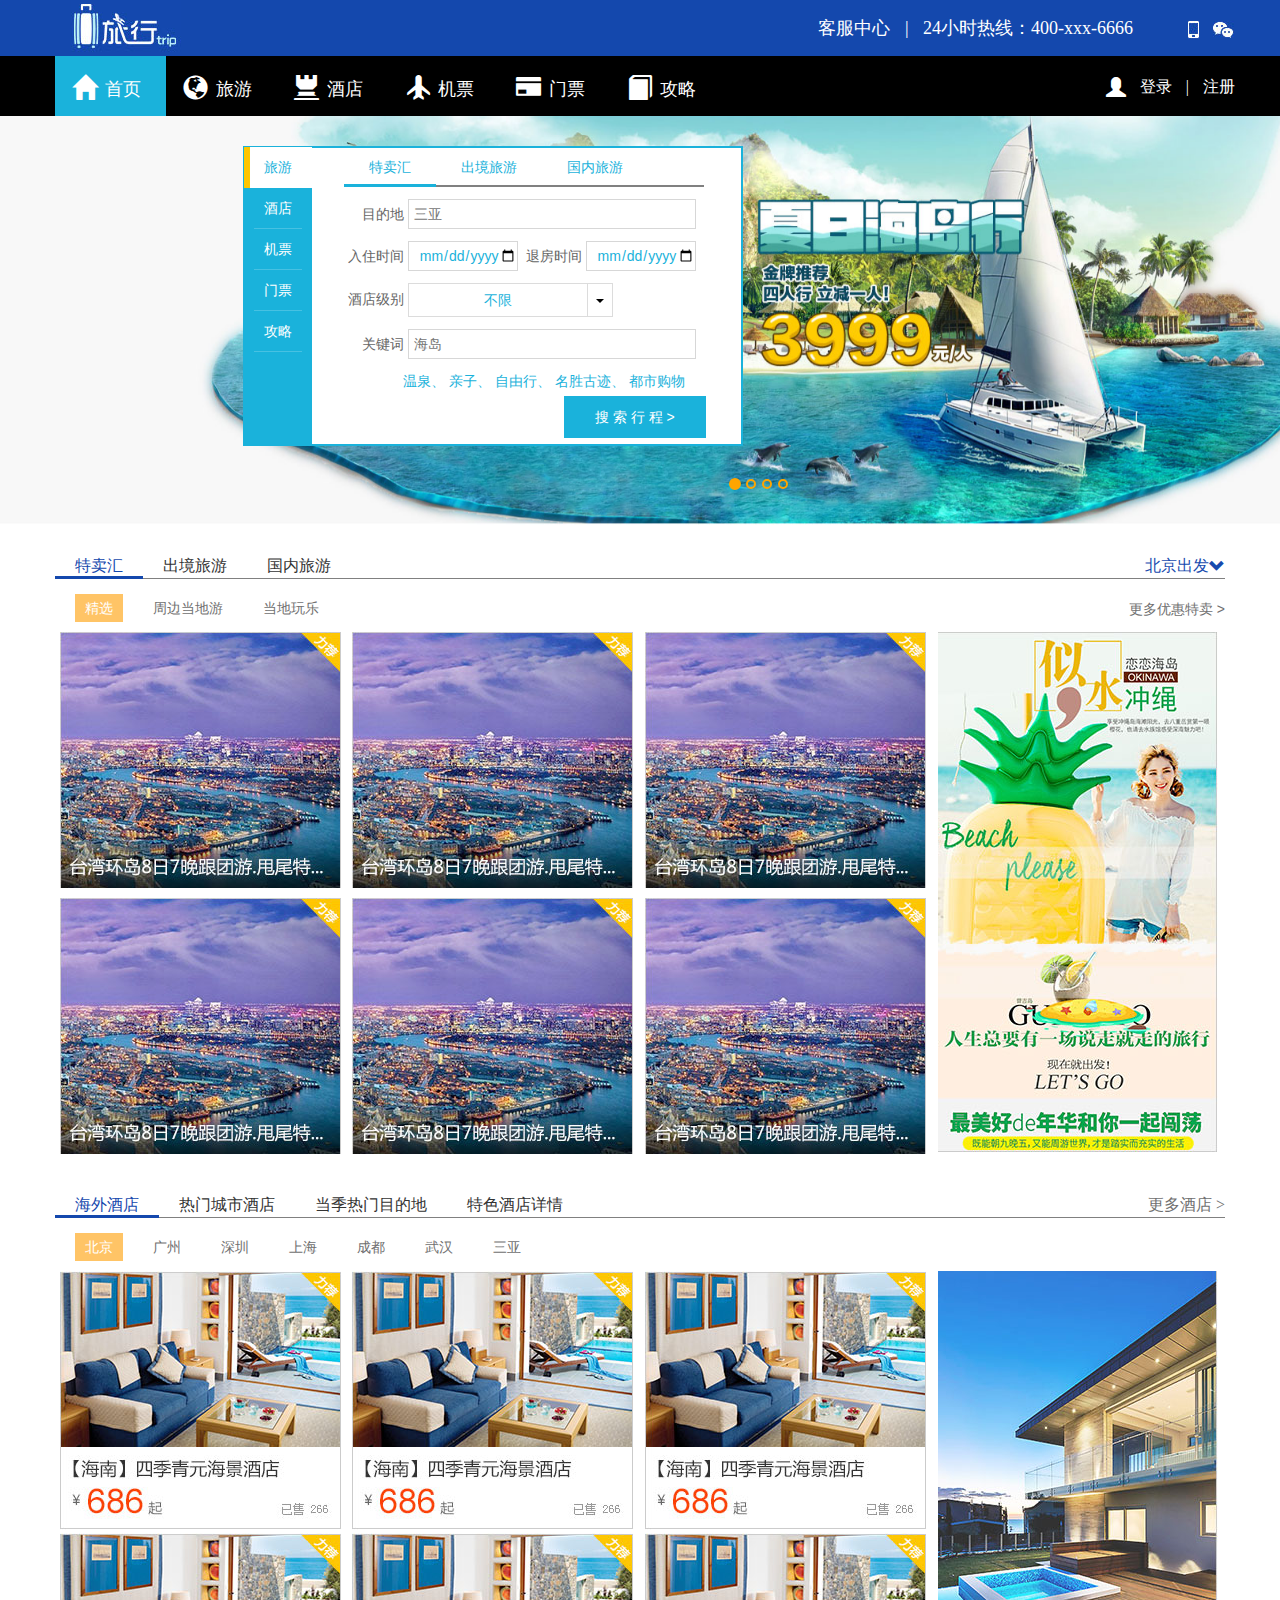
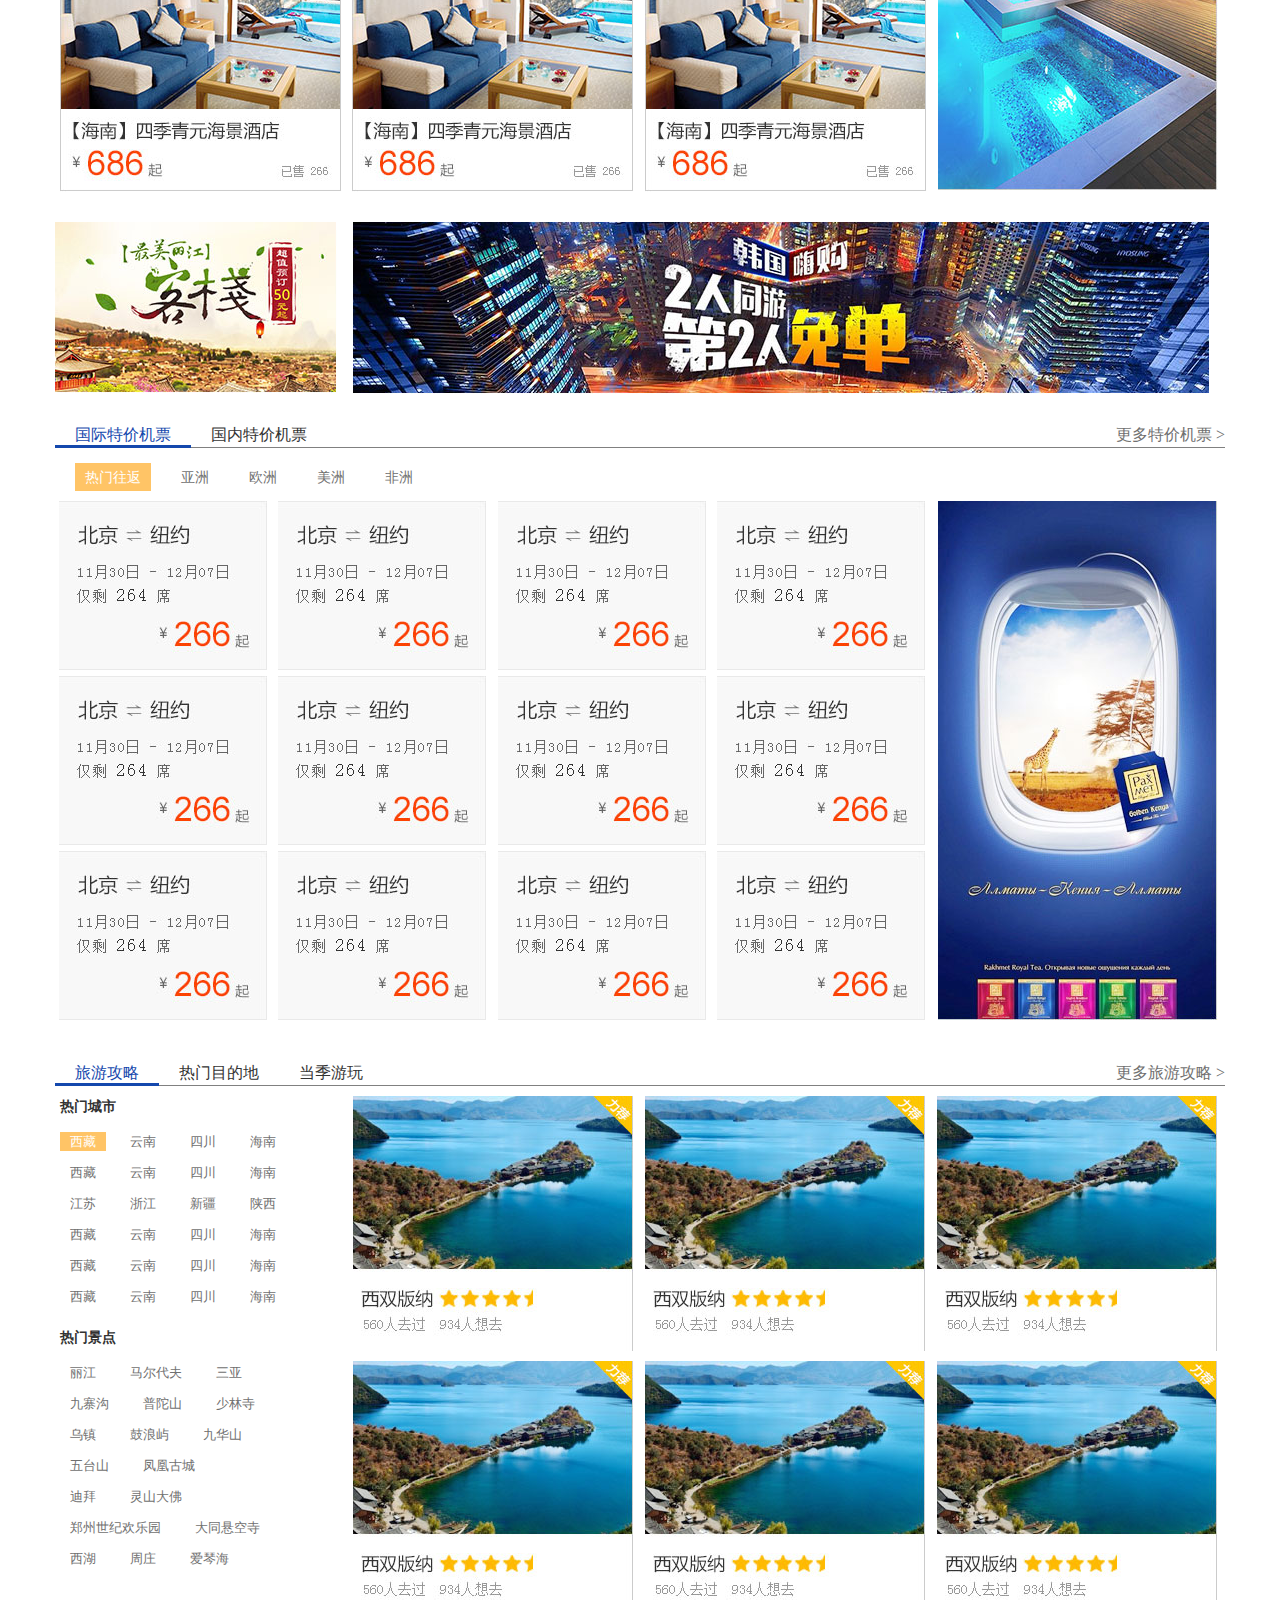
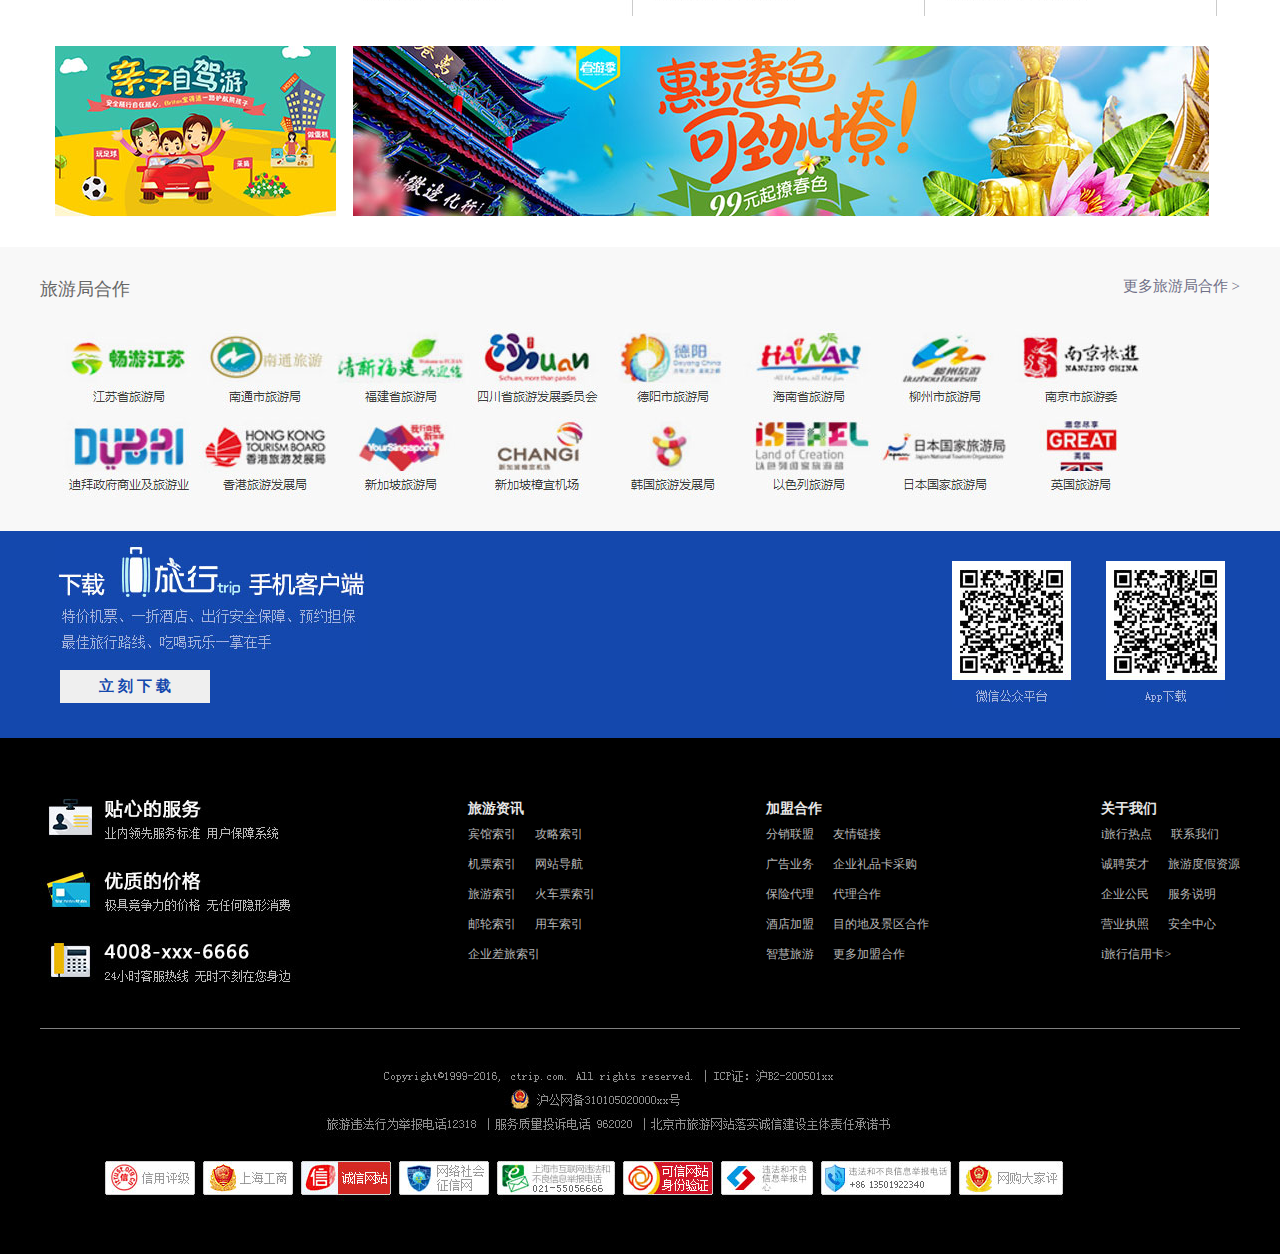
<file: 首页/index.html>
<!DOCTYPE html>
<html>

	<head>
		<meta charset="UTF-8">
		<link rel="stylesheet" type="text/css" href="../css/样式清空.css" />
		<link rel="stylesheet" type="text/css" href="../css/bootstrap.css" />
		<link rel="stylesheet" type="text/css" href="../css/topfoot.css"/>
		<link rel="stylesheet" type="text/css" href="../css/首页/index.css" />
		<title>首页</title>
	</head>

	<body data-offset="0" data-spy="scroll" data-target="#selector">
		<!--头部-->
		<div class="container-fluid" style="background: #1448AD;height: 56px;">
			<div class="container" >
				<nav class="navbar" style="margin: 0;">
					<div class="navbar-header">
						<a class="navbar-brand">
							<img alt="Brand" src="../img/首页/index/sy-logo.jpg" style="margin-top: -20px;">
						</a>
					</div>
					<div class="navbar-right">
						<ul class="list-inline toper_text">
							<li>客服中心</li>
							<li>|</li>
							<li>24小时热线：400-xxx-6666</li>
							<li>
								<a><img class="phone" src="../img/首页/index/sy-index-phone-white.jpg" /><img class="phone_wei" src="../img/首页/index/sy-erwei-phone.jpg" /></a>
							</li>
							<li>
								<a><img class="chat" src="../img/首页/index/sy-index-chat-white.jpg" /><img class="chat_wei" src="../img/首页/index/sy-erwei-chat.jpg" /></a>
							</li>
						</ul>
					</div>

				</nav>
			</div>
		</div>
		<div class="container-fluid" style="background: #000000;">
			<div class="container">
				<ul class="nav navbar-nav daohang">
					<li>
						<a class="actives"><span class="glyphicon glyphicon-home"></span>首页</a>
					</li>
					<li>
						<a href="../旅游/travel.html"><span class="glyphicon glyphicon-globe"></span>旅游</a>
					</li>
					<li>
						<a href="../酒店/tavern.html"><span class="glyphicon glyphicon-tower"></span>酒店</a>
					</li>
					<li>
						<a href="../机票/fiyTicket.html"><span class="glyphicon glyphicon-plane"></span>机票</a>
					</li>
					<li>
						<a><span class="glyphicon glyphicon-credit-card"></span>门票</a>
					</li>
					<li>
						<a href="../攻略/strategy.html"><span class="glyphicon glyphicon-book"></span>攻略</a>
					</li>
				</ul>
				<ul class="list-inline top_text navbar-right">
					<li><span class="glyphicon glyphicon-user"></span></li>
					<li>
						<a href="login.html">登录</a>
					</li>
					<li>|</li>
					<li>
						<a href="register.html">注册</a>
					</li>
				</ul>
			</div>
		</div>
		<!--banner部分-->
		<div class="banner">
			<div class="banner_lv">
				<div class="banner-top">
					<ul class="banner-nav-s">
						<li class="banner-active banner-active-one">
							<span>旅游</span>
							<div class="banner-box-right">
								<ul>
									<li class="banner-nav-h-active banner-h-po">
										特卖汇
										<div>

											<form action="#" method="post">
												<div class="mudi">
													<label for="mudi">目的地</label>
													<input type="text" class="dropdown-toggle" data-toggle="dropdown" id="mudi" placeholder="三亚" />
													<div class="dropdown-menu">
														<p>直接输入可搜索城市(暂时不支持汉字/拼音)</p>
														<ul class="nav nav-tabs tou">
															<li class="active">
																<a href="#name1" data-toggle="tab">热门城市</a>
															</li>
															<li>
																<a href="#name2" data-toggle="tab">AB</a>
															</li>
															<li>
																<a href="#name3" data-toggle="tab">CD</a>
															</li>
															<li>
																<a href="#name4" data-toggle="tab">EFG</a>
															</li>
															<li>
																<a href="#name5" data-toggle="tab">H</a>
															</li>
															<li>
																<a href="#name6" data-toggle="tab">J</a>
															</li>
															<li>
																<a href="#name7" data-toggle="tab">KL</a>
															</li>
															<li>
																<a href="#name8" data-toggle="tab">MNP</a>
															</li>
															<li>
																<a href="#name9" data-toggle="tab">QR</a>
															</li>
															<li>
																<a href="#name10" data-toggle="tab">S</a>
															</li>
															<li>
																<a href="#name11" data-toggle="tab">T</a>
															</li>
															<li>
																<a href="#name12" data-toggle="tab">W</a>
															</li>
														</ul>
														<div class="tab-content">
															<div class="tab-pane fade in active tab-txt" id="name1">
																<span></span>
																	<div><a class="tab-txt-active">北京市</a><a>上海市</a><a>广州市</a><a>深圳市</a></div>
																	<div><a>杭州市</a><a>天津市</a><a>重庆市</a><a>成都市</a><a>南京市</a></div>
																	<div><a>苏州市</a><a>上海市</a><a>常州市</a><a>温州市</a><a>南京市</a></div>
																	<div><a>长沙市</a><a>石家庄市</a><a>南昌市</a><a>深圳市</a><a>南京市</a></div>
															</div>
															<div class="tab-pane fade in tab-txt" id="name2">
																<span>A</span>
																	<div><a class="tab-txt-active">上海市</a><a>上海市</a><a>广州市</a><a>深圳市</a><a>南京市</a></div>
																	<div><a>北京市</a><a>天津市</a><a>重庆市</a><a>成都市</a><a>上海市</a></div>
																	<div><a>上海市</a><a>上海市</a><a>常州市</a><a>上海市</a><a>南京市</a></div>
																	<div><a>长沙市</a><a>上海市</a><a>南昌市</a><a>深圳市</a><a>南京市</a></div>
															</div>
															<div class="tab-pane fade in tab-txt" id="name3">
																<span>C</span>
																	<div><a class="tab-txt-active">北京市</a><a>上海市</a><a>广州市</a><a>深圳市</a><a>南京市</a></div>
																	<div><a>杭州市</a><a>天津市</a><a>重庆市</a><a>成都市</a><a>南京市</a></div>
																	<div><a>苏州市</a><a>上海市</a><a>常州市</a><a>温州市</a></div>
																	<div><a>长沙市</a><a>石家庄市</a><a>南昌市</a><a>深圳市</a><a>南京市</a></div>
															</div>
															<div class="tab-pane fade in tab-txt" id="name4">
																<span>E</span>
																	<div><a class="tab-txt-active">北京市</a><a>上海市</a><a>广州市</a><a>深圳市</a><a>南京市</a></div>
																	<div><a>杭州市</a><a>天津市</a><a>重庆市</a><a>成都市</a><a>南京市</a></div>
																	<div><a>苏州市</a><a>上海市</a><a>常州市</a><a>温州市</a><a>南京市</a></div>
																	<div><a>长沙市</a><a>石家庄市</a><a>南昌市</a><a>深圳市</a><a>南京市</a></div>
															</div>
															<div class="tab-pane fade in tab-txt" id="name5">
																<span>H</span>
																	<div><a class="tab-txt-active">北京市</a><a>上海市</a><a>广州市</a><a>深圳市</a><a>南京市</a></div>
																	<div><a>杭州市</a><a>天津市</a><a>重庆市</a><a>成都市</a><a>南京市</a></div>
																	<div><a>苏州市</a><a>上海市</a><a>温州市</a><a>南京市</a></div>
																	<div><a>长沙市</a><a>石家庄市</a><a>南昌市</a><a>深圳市</a><a>南京市</a></div>
															</div>
															<div class="tab-pane fade in tab-txt" id="name6">
																<span>J</span>
																	<div><a class="tab-txt-active">北京市</a><a>广州市</a><a>深圳市</a><a>南京市</a></div>
																	<div><a>杭州市</a><a>天津市</a><a>重庆市</a><a>成都市</a><a>南京市</a></div>
																	<div><a>苏州市</a><a>常州市</a><a>温州市</a><a>南京市</a></div>
																	<div><a>长沙市</a><a>石家庄市</a><a>南昌市</a><a>深圳市</a><a>南京市</a></div>
															</div>
															<div class="tab-pane fade in tab-txt" id="name7">
																<span>K</span>
																	<div><a class="tab-txt-active">北京市</a><a>上海市</a><a>广州市</a><a>深圳市</a><a>南京市</a></div>
																	<div><a>杭州市</a><a>天津市</a><a>成都市</a><a>南京市</a></div>
																	<div><a>苏州市</a><a>温州市</a><a>南京市</a></div>
																	<div><a>长沙市</a><a>石家庄市</a><a>南昌市</a><a>深圳市</a><a>南京市</a></div>
															</div>
															<div class="tab-pane fade in tab-txt" id="name8">
																<span>M</span>
																	<div><a class="tab-txt-active">北京市</a><a>上海市</a><a>广州市</a><a>深圳市</a><a>南京市</a></div>
																	<div><a>杭州市</a><a>天津市</a><a>重庆市</a><a>成都市</a><a>南京市</a></div>
																	<div><a>苏州市</a><a>上海市</a><a>常州市</a><a>温州市</a><a>南京市</a></div>
																	<div><a>长沙市</a><a>石家庄市</a><a>南昌市</a><a>深圳市</a><a>南京市</a></div>
															</div>
															<div class="tab-pane fade in tab-txt" id="name9">
																<span>Q</span>
																	<div><a class="tab-txt-active">北京市</a><a>上海市</a><a>广州市</a><a>深圳市</a><a>南京市</a></div>
																	<div><a>杭州市</a><a>天津市</a><a>成都市</a><a>南京市</a></div>
																	<div><a>苏州市</a><a>上海市</a><a>常州市</a><a>温州市</a><a>南京市</a></div>
																	<div><a>长沙市</a><a>石家庄市</a><a>深圳市</a><a>南京市</a></div>
															</div>
															<div class="tab-pane fade in tab-txt" id="name10">
																<span>S</span>
																	<div><a class="tab-txt-active">北京市</a><a>上海市</a><a>广州市</a><a>深圳市</a><a>南京市</a></div>
																	<div><a>杭州市</a><a>天津市</a><a>重庆市</a><a>成都市</a><a>南京市</a></div>
																	<div><a>苏州市</a><a>上海市</a><a>常州市</a><a>温州市</a><a>南京市</a></div>
																	<div><a>长沙市</a><a>石家庄市</a><a>南昌市</a><a>深圳市</a><a>南京市</a></div>
															</div>
														</div>
													</div>
												</div>
												<div>
													<label for="ru">入住时间</label>
													<input type="date" id="ru" placeholder="2016.12待定" />
													<label for="tui">退房时间</label>
													<input type="date" id="tui" placeholder="三亚" />
												</div>
												<div>
													<label>酒店级别</label>
													<div class="btn-group jibie">
														<input type="text" readonly="readonly" class="btn " value="不限" />
														<button type="button" class="btn  dropdown-toggle" data-toggle="dropdown">
										            <span class="caret" style="color: black;"></span>
										        </button>
														<ul class="dropdown-menu" style="min-width: 205px;">
															<li>
																<a>不限</a>
															</li>
															<li>
																<a>五星级|豪华</a>
															</li>
															<li>
																<a>四星级|高档</a>
															</li>
															<li>
																<a>三星级|舒适</a>
															</li>
															<li>
																<a>二星级及其他</a>
															</li>
														</ul>
													</div>
												</div>
												<div>
													<label for="important">关键词</label>
													<input type="text" id="important" placeholder="海岛" />
												</div>
												<div class="text-center form-txt">
													<a>温泉</a>、
													<a>亲子</a>、
													<a>自由行</a>、
													<a>名胜古迹</a>、
													<a>都市购物</a>
												</div>
												<button class="btn">搜 索 行 程 ></button>
											</form>
										</div>
									</li>
									<li class=" banner-h-pos">
										出境旅游
										<div>
											<form action="#" method="post">
												<div class="mudi">
													<label for="mudi">目的地</label>
													<input type="text" class="dropdown-toggle" data-toggle="dropdown"  id="mudi" placeholder="三亚" />
													<div class="dropdown-menu">
														<p>直接输入可搜索城市(暂时不支持汉字/拼音)</p>
														<ul class="nav nav-tabs tou">
															<li class="active">
																<a href="#name1" data-toggle="tab">热门城市</a>
															</li>
															<li>
																<a href="#name2" data-toggle="tab">AB</a>
															</li>
															<li>
																<a href="#name3" data-toggle="tab">CD</a>
															</li>
															<li>
																<a href="#name4" data-toggle="tab">EFG</a>
															</li>
															<li>
																<a href="#name5" data-toggle="tab">H</a>
															</li>
															<li>
																<a href="#name6" data-toggle="tab">J</a>
															</li>
															<li>
																<a href="#name7" data-toggle="tab">KL</a>
															</li>
															<li>
																<a href="#name8" data-toggle="tab">MNP</a>
															</li>
															<li>
																<a href="#name9" data-toggle="tab">QR</a>
															</li>
															<li>
																<a href="#name10" data-toggle="tab">S</a>
															</li>
															<li>
																<a href="#name11" data-toggle="tab">T</a>
															</li>
															<li>
																<a href="#name12" data-toggle="tab">W</a>
															</li>
														</ul>
														<div class="tab-content">
															<div class="tab-pane fade in active tab-txt" id="name1">
																<span></span>
																	<div><a class="tab-txt-active">北京市</a><a>上海市</a><a>广州市</a><a>深圳市</a></div>
																	<div><a>杭州市</a><a>天津市</a><a>重庆市</a><a>成都市</a><a>南京市</a></div>
																	<div><a>苏州市</a><a>上海市</a><a>常州市</a><a>温州市</a><a>南京市</a></div>
																	<div><a>长沙市</a><a>石家庄市</a><a>南昌市</a><a>深圳市</a><a>南京市</a></div>
															</div>
															<div class="tab-pane fade in tab-txt" id="name2">
																<span>A</span>
																	<div><a class="tab-txt-active">上海市</a><a>上海市</a><a>广州市</a><a>深圳市</a><a>南京市</a></div>
																	<div><a>北京市</a><a>天津市</a><a>重庆市</a><a>成都市</a><a>上海市</a></div>
																	<div><a>上海市</a><a>上海市</a><a>常州市</a><a>上海市</a><a>南京市</a></div>
																	<div><a>长沙市</a><a>上海市</a><a>南昌市</a><a>深圳市</a><a>南京市</a></div>
															</div>
															<div class="tab-pane fade in tab-txt" id="name3">
																<span>C</span>
																	<div><a class="tab-txt-active">北京市</a><a>上海市</a><a>广州市</a><a>深圳市</a><a>南京市</a></div>
																	<div><a>杭州市</a><a>天津市</a><a>重庆市</a><a>成都市</a><a>南京市</a></div>
																	<div><a>苏州市</a><a>上海市</a><a>常州市</a><a>温州市</a></div>
																	<div><a>长沙市</a><a>石家庄市</a><a>南昌市</a><a>深圳市</a><a>南京市</a></div>
															</div>
															<div class="tab-pane fade in tab-txt" id="name4">
																<span>E</span>
																	<div><a class="tab-txt-active">北京市</a><a>上海市</a><a>广州市</a><a>深圳市</a><a>南京市</a></div>
																	<div><a>杭州市</a><a>天津市</a><a>重庆市</a><a>成都市</a><a>南京市</a></div>
																	<div><a>苏州市</a><a>上海市</a><a>常州市</a><a>温州市</a><a>南京市</a></div>
																	<div><a>长沙市</a><a>石家庄市</a><a>南昌市</a><a>深圳市</a><a>南京市</a></div>
															</div>
															<div class="tab-pane fade in tab-txt" id="name5">
																<span>H</span>
																	<div><a class="tab-txt-active">北京市</a><a>上海市</a><a>广州市</a><a>深圳市</a><a>南京市</a></div>
																	<div><a>杭州市</a><a>天津市</a><a>重庆市</a><a>成都市</a><a>南京市</a></div>
																	<div><a>苏州市</a><a>上海市</a><a>温州市</a><a>南京市</a></div>
																	<div><a>长沙市</a><a>石家庄市</a><a>南昌市</a><a>深圳市</a><a>南京市</a></div>
															</div>
															<div class="tab-pane fade in tab-txt" id="name6">
																<span>J</span>
																	<div><a class="tab-txt-active">北京市</a><a>广州市</a><a>深圳市</a><a>南京市</a></div>
																	<div><a>杭州市</a><a>天津市</a><a>重庆市</a><a>成都市</a><a>南京市</a></div>
																	<div><a>苏州市</a><a>常州市</a><a>温州市</a><a>南京市</a></div>
																	<div><a>长沙市</a><a>石家庄市</a><a>南昌市</a><a>深圳市</a><a>南京市</a></div>
															</div>
															<div class="tab-pane fade in tab-txt" id="name7">
																<span>K</span>
																	<div><a class="tab-txt-active">北京市</a><a>上海市</a><a>广州市</a><a>深圳市</a><a>南京市</a></div>
																	<div><a>杭州市</a><a>天津市</a><a>成都市</a><a>南京市</a></div>
																	<div><a>苏州市</a><a>温州市</a><a>南京市</a></div>
																	<div><a>长沙市</a><a>石家庄市</a><a>南昌市</a><a>深圳市</a><a>南京市</a></div>
															</div>
															<div class="tab-pane fade in tab-txt" id="name8">
																<span>M</span>
																	<div><a class="tab-txt-active">北京市</a><a>上海市</a><a>广州市</a><a>深圳市</a><a>南京市</a></div>
																	<div><a>杭州市</a><a>天津市</a><a>重庆市</a><a>成都市</a><a>南京市</a></div>
																	<div><a>苏州市</a><a>上海市</a><a>常州市</a><a>温州市</a><a>南京市</a></div>
																	<div><a>长沙市</a><a>石家庄市</a><a>南昌市</a><a>深圳市</a><a>南京市</a></div>
															</div>
															<div class="tab-pane fade in tab-txt" id="name9">
																<span>Q</span>
																	<div><a class="tab-txt-active">北京市</a><a>上海市</a><a>广州市</a><a>深圳市</a><a>南京市</a></div>
																	<div><a>杭州市</a><a>天津市</a><a>成都市</a><a>南京市</a></div>
																	<div><a>苏州市</a><a>上海市</a><a>常州市</a><a>温州市</a><a>南京市</a></div>
																	<div><a>长沙市</a><a>石家庄市</a><a>深圳市</a><a>南京市</a></div>
															</div>
															<div class="tab-pane fade in tab-txt" id="name10">
																<span>S</span>
																	<div><a class="tab-txt-active">北京市</a><a>上海市</a><a>广州市</a><a>深圳市</a><a>南京市</a></div>
																	<div><a>杭州市</a><a>天津市</a><a>重庆市</a><a>成都市</a><a>南京市</a></div>
																	<div><a>苏州市</a><a>上海市</a><a>常州市</a><a>温州市</a><a>南京市</a></div>
																	<div><a>长沙市</a><a>石家庄市</a><a>南昌市</a><a>深圳市</a><a>南京市</a></div>
															</div>
														</div>
													</div>
												</div>
												<div>
													<label for="ru">入住时间</label>
													<input type="date" id="ru" placeholder="2016.12待定" />
													<label for="tui">退房时间</label>
													<input type="date" id="tui" placeholder="三亚" />
												</div>
												<div>
													<label>酒店级别</label>
													<div class="btn-group jibie">
														<input type="text" readonly="readonly" class="btn " value="不限" />
														<button type="button" class="btn  dropdown-toggle" data-toggle="dropdown">
							            <span class="caret" style="color: black;"></span>
							        </button>
														<ul class="dropdown-menu" style="min-width: 205px;">
															<li>
																<a>不限</a>
															</li>
															<li>
																<a>五星级|豪华</a>
															</li>
															<li>
																<a>四星级|高档</a>
															</li>
															<li>
																<a>三星级|舒适</a>
															</li>
															<li>
																<a>二星级及其他</a>
															</li>
														</ul>
													</div>
												</div>
												<div>
													<label for="important">关键词</label>
													<input type="text" id="important" placeholder="海岛" />
												</div>
												<div class="text-center form-txt">
													<a>泰国</a>、
													<a>马尔代夫</a>、
													<a>夏威夷</a>、
													<a>美国</a>、
													<a>东南亚</a>
												</div>
												<button class="btn">搜 索 行 程 ></button>
											</form>
										</div>
									</li>
									<li class=" banner-h-poes">
										国内旅游
										<div>
											<form action="#" method="post">
												<div class="mudi">
													<label for="mudi">目的地</label>
													<input type="text" class="dropdown-toggle" data-toggle="dropdown"  id="mudi" placeholder="三亚" />
													<div class="dropdown-menu">
														<p>直接输入可搜索城市(暂时不支持汉字/拼音)</p>
														<ul class="nav nav-tabs tou">
															<li class="active">
																<a href="#name1" data-toggle="tab">热门城市</a>
															</li>
															<li>
																<a href="#name2" data-toggle="tab">AB</a>
															</li>
															<li>
																<a href="#name3" data-toggle="tab">CD</a>
															</li>
															<li>
																<a href="#name4" data-toggle="tab">EFG</a>
															</li>
															<li>
																<a href="#name5" data-toggle="tab">H</a>
															</li>
															<li>
																<a href="#name6" data-toggle="tab">J</a>
															</li>
															<li>
																<a href="#name7" data-toggle="tab">KL</a>
															</li>
															<li>
																<a href="#name8" data-toggle="tab">MNP</a>
															</li>
															<li>
																<a href="#name9" data-toggle="tab">QR</a>
															</li>
															<li>
																<a href="#name10" data-toggle="tab">S</a>
															</li>
															<li>
																<a href="#name11" data-toggle="tab">T</a>
															</li>
															<li>
																<a href="#name12" data-toggle="tab">W</a>
															</li>
														</ul>
														<div class="tab-content">
															<div class="tab-pane fade in active tab-txt" id="name1">
																<span></span>
																	<div><a class="tab-txt-active">北京市</a><a>上海市</a><a>广州市</a><a>深圳市</a></div>
																	<div><a>杭州市</a><a>天津市</a><a>重庆市</a><a>成都市</a><a>南京市</a></div>
																	<div><a>苏州市</a><a>上海市</a><a>常州市</a><a>温州市</a><a>南京市</a></div>
																	<div><a>长沙市</a><a>石家庄市</a><a>南昌市</a><a>深圳市</a><a>南京市</a></div>
															</div>
															<div class="tab-pane fade in tab-txt" id="name2">
																<span>A</span>
																	<div><a class="tab-txt-active">上海市</a><a>上海市</a><a>广州市</a><a>深圳市</a><a>南京市</a></div>
																	<div><a>北京市</a><a>天津市</a><a>重庆市</a><a>成都市</a><a>上海市</a></div>
																	<div><a>上海市</a><a>上海市</a><a>常州市</a><a>上海市</a><a>南京市</a></div>
																	<div><a>长沙市</a><a>上海市</a><a>南昌市</a><a>深圳市</a><a>南京市</a></div>
															</div>
															<div class="tab-pane fade in tab-txt" id="name3">
																<span>C</span>
																	<div><a class="tab-txt-active">北京市</a><a>上海市</a><a>广州市</a><a>深圳市</a><a>南京市</a></div>
																	<div><a>杭州市</a><a>天津市</a><a>重庆市</a><a>成都市</a><a>南京市</a></div>
																	<div><a>苏州市</a><a>上海市</a><a>常州市</a><a>温州市</a></div>
																	<div><a>长沙市</a><a>石家庄市</a><a>南昌市</a><a>深圳市</a><a>南京市</a></div>
															</div>
															<div class="tab-pane fade in tab-txt" id="name4">
																<span>E</span>
																	<div><a class="tab-txt-active">北京市</a><a>上海市</a><a>广州市</a><a>深圳市</a><a>南京市</a></div>
																	<div><a>杭州市</a><a>天津市</a><a>重庆市</a><a>成都市</a><a>南京市</a></div>
																	<div><a>苏州市</a><a>上海市</a><a>常州市</a><a>温州市</a><a>南京市</a></div>
																	<div><a>长沙市</a><a>石家庄市</a><a>南昌市</a><a>深圳市</a><a>南京市</a></div>
															</div>
															<div class="tab-pane fade in tab-txt" id="name5">
																<span>H</span>
																	<div><a class="tab-txt-active">北京市</a><a>上海市</a><a>广州市</a><a>深圳市</a><a>南京市</a></div>
																	<div><a>杭州市</a><a>天津市</a><a>重庆市</a><a>成都市</a><a>南京市</a></div>
																	<div><a>苏州市</a><a>上海市</a><a>温州市</a><a>南京市</a></div>
																	<div><a>长沙市</a><a>石家庄市</a><a>南昌市</a><a>深圳市</a><a>南京市</a></div>
															</div>
															<div class="tab-pane fade in tab-txt" id="name6">
																<span>J</span>
																	<div><a class="tab-txt-active">北京市</a><a>广州市</a><a>深圳市</a><a>南京市</a></div>
																	<div><a>杭州市</a><a>天津市</a><a>重庆市</a><a>成都市</a><a>南京市</a></div>
																	<div><a>苏州市</a><a>常州市</a><a>温州市</a><a>南京市</a></div>
																	<div><a>长沙市</a><a>石家庄市</a><a>南昌市</a><a>深圳市</a><a>南京市</a></div>
															</div>
															<div class="tab-pane fade in tab-txt" id="name7">
																<span>K</span>
																	<div><a class="tab-txt-active">北京市</a><a>上海市</a><a>广州市</a><a>深圳市</a><a>南京市</a></div>
																	<div><a>杭州市</a><a>天津市</a><a>成都市</a><a>南京市</a></div>
																	<div><a>苏州市</a><a>温州市</a><a>南京市</a></div>
																	<div><a>长沙市</a><a>石家庄市</a><a>南昌市</a><a>深圳市</a><a>南京市</a></div>
															</div>
															<div class="tab-pane fade in tab-txt" id="name8">
																<span>M</span>
																	<div><a class="tab-txt-active">北京市</a><a>上海市</a><a>广州市</a><a>深圳市</a><a>南京市</a></div>
																	<div><a>杭州市</a><a>天津市</a><a>重庆市</a><a>成都市</a><a>南京市</a></div>
																	<div><a>苏州市</a><a>上海市</a><a>常州市</a><a>温州市</a><a>南京市</a></div>
																	<div><a>长沙市</a><a>石家庄市</a><a>南昌市</a><a>深圳市</a><a>南京市</a></div>
															</div>
															<div class="tab-pane fade in tab-txt" id="name9">
																<span>Q</span>
																	<div><a class="tab-txt-active">北京市</a><a>上海市</a><a>广州市</a><a>深圳市</a><a>南京市</a></div>
																	<div><a>杭州市</a><a>天津市</a><a>成都市</a><a>南京市</a></div>
																	<div><a>苏州市</a><a>上海市</a><a>常州市</a><a>温州市</a><a>南京市</a></div>
																	<div><a>长沙市</a><a>石家庄市</a><a>深圳市</a><a>南京市</a></div>
															</div>
															<div class="tab-pane fade in tab-txt" id="name10">
																<span>S</span>
																	<div><a class="tab-txt-active">北京市</a><a>上海市</a><a>广州市</a><a>深圳市</a><a>南京市</a></div>
																	<div><a>杭州市</a><a>天津市</a><a>重庆市</a><a>成都市</a><a>南京市</a></div>
																	<div><a>苏州市</a><a>上海市</a><a>常州市</a><a>温州市</a><a>南京市</a></div>
																	<div><a>长沙市</a><a>石家庄市</a><a>南昌市</a><a>深圳市</a><a>南京市</a></div>
															</div>
														</div>
													</div>
												</div>
												<div>
													<label for="ru">入住时间</label>
													<input type="date" id="ru" placeholder="2016.12待定" />
													<label for="tui">退房时间</label>
													<input type="date" id="tui" placeholder="三亚" />
												</div>
												<div>
													<label>酒店级别</label>
													<div class="btn-group jibie">
														<input type="text" readonly="readonly" class="btn " value="不限" />
														<button type="button" class="btn  dropdown-toggle" data-toggle="dropdown">
							            <span class="caret" style="color: black;"></span>
							        </button>
														<ul class="dropdown-menu" style="min-width: 205px;">
															<li>
																<a>不限</a>
															</li>
															<li>
																<a>五星级|豪华</a>
															</li>
															<li>
																<a>四星级|高档</a>
															</li>
															<li>
																<a>三星级|舒适</a>
															</li>
															<li>
																<a>二星级及其他</a>
															</li>
														</ul>
													</div>
												</div>
												<div>
													<label for="important">关键词</label>
													<input type="text" id="important" placeholder="海岛" />
												</div>
												<div class="text-center form-txt">
													<a>三亚</a>、
													<a>厦门</a>、
													<a>山东</a>、
													<a>桂林</a>、
													<a>东北</a>
												</div>
												<button class="btn">搜 索 行 程 ></button>
											</form>
										</div>
									</li>
								</ul>

							</div>
						</li>
						<li class="banner-active-two">
							<span>酒店</span>
							<div class="banner-box-right">
								<ul>
									<li class="banner-nav-h-active banner-h-po">
										国内酒店
										<div>
											<form action="#" method="post">
												<div class="mudi">
													<label for="mudi">目的地</label>
													<input type="text" class="dropdown-toggle" data-toggle="dropdown"  id="mudi" placeholder="三亚" />
													<div class="dropdown-menu">
														<p>直接输入可搜索城市(暂时不支持汉字/拼音)</p>
														<ul class="nav nav-tabs tou">
															<li class="active">
																<a href="#name1" data-toggle="tab">热门城市</a>
															</li>
															<li>
																<a href="#name2" data-toggle="tab">AB</a>
															</li>
															<li>
																<a href="#name3" data-toggle="tab">CD</a>
															</li>
															<li>
																<a href="#name4" data-toggle="tab">EFG</a>
															</li>
															<li>
																<a href="#name5" data-toggle="tab">H</a>
															</li>
															<li>
																<a href="#name6" data-toggle="tab">J</a>
															</li>
															<li>
																<a href="#name7" data-toggle="tab">KL</a>
															</li>
															<li>
																<a href="#name8" data-toggle="tab">MNP</a>
															</li>
															<li>
																<a href="#name9" data-toggle="tab">QR</a>
															</li>
															<li>
																<a href="#name10" data-toggle="tab">S</a>
															</li>
															<li>
																<a href="#name11" data-toggle="tab">T</a>
															</li>
															<li>
																<a href="#name12" data-toggle="tab">W</a>
															</li>
														</ul>
														<div class="tab-content">
															<div class="tab-pane fade in active tab-txt" id="name1">
																<span></span>
																	<div><a class="tab-txt-active">北京市</a><a>上海市</a><a>广州市</a><a>深圳市</a></div>
																	<div><a>杭州市</a><a>天津市</a><a>重庆市</a><a>成都市</a><a>南京市</a></div>
																	<div><a>苏州市</a><a>上海市</a><a>常州市</a><a>温州市</a><a>南京市</a></div>
																	<div><a>长沙市</a><a>石家庄市</a><a>南昌市</a><a>深圳市</a><a>南京市</a></div>
															</div>
															<div class="tab-pane fade in tab-txt" id="name2">
																<span>A</span>
																	<div><a class="tab-txt-active">上海市</a><a>上海市</a><a>广州市</a><a>深圳市</a><a>南京市</a></div>
																	<div><a>北京市</a><a>天津市</a><a>重庆市</a><a>成都市</a><a>上海市</a></div>
																	<div><a>上海市</a><a>上海市</a><a>常州市</a><a>上海市</a><a>南京市</a></div>
																	<div><a>长沙市</a><a>上海市</a><a>南昌市</a><a>深圳市</a><a>南京市</a></div>
															</div>
															<div class="tab-pane fade in tab-txt" id="name3">
																<span>C</span>
																	<div><a class="tab-txt-active">北京市</a><a>上海市</a><a>广州市</a><a>深圳市</a><a>南京市</a></div>
																	<div><a>杭州市</a><a>天津市</a><a>重庆市</a><a>成都市</a><a>南京市</a></div>
																	<div><a>苏州市</a><a>上海市</a><a>常州市</a><a>温州市</a></div>
																	<div><a>长沙市</a><a>石家庄市</a><a>南昌市</a><a>深圳市</a><a>南京市</a></div>
															</div>
															<div class="tab-pane fade in tab-txt" id="name4">
																<span>E</span>
																	<div><a class="tab-txt-active">北京市</a><a>上海市</a><a>广州市</a><a>深圳市</a><a>南京市</a></div>
																	<div><a>杭州市</a><a>天津市</a><a>重庆市</a><a>成都市</a><a>南京市</a></div>
																	<div><a>苏州市</a><a>上海市</a><a>常州市</a><a>温州市</a><a>南京市</a></div>
																	<div><a>长沙市</a><a>石家庄市</a><a>南昌市</a><a>深圳市</a><a>南京市</a></div>
															</div>
															<div class="tab-pane fade in tab-txt" id="name5">
																<span>H</span>
																	<div><a class="tab-txt-active">北京市</a><a>上海市</a><a>广州市</a><a>深圳市</a><a>南京市</a></div>
																	<div><a>杭州市</a><a>天津市</a><a>重庆市</a><a>成都市</a><a>南京市</a></div>
																	<div><a>苏州市</a><a>上海市</a><a>温州市</a><a>南京市</a></div>
																	<div><a>长沙市</a><a>石家庄市</a><a>南昌市</a><a>深圳市</a><a>南京市</a></div>
															</div>
															<div class="tab-pane fade in tab-txt" id="name6">
																<span>J</span>
																	<div><a class="tab-txt-active">北京市</a><a>广州市</a><a>深圳市</a><a>南京市</a></div>
																	<div><a>杭州市</a><a>天津市</a><a>重庆市</a><a>成都市</a><a>南京市</a></div>
																	<div><a>苏州市</a><a>常州市</a><a>温州市</a><a>南京市</a></div>
																	<div><a>长沙市</a><a>石家庄市</a><a>南昌市</a><a>深圳市</a><a>南京市</a></div>
															</div>
															<div class="tab-pane fade in tab-txt" id="name7">
																<span>K</span>
																	<div><a class="tab-txt-active">北京市</a><a>上海市</a><a>广州市</a><a>深圳市</a><a>南京市</a></div>
																	<div><a>杭州市</a><a>天津市</a><a>成都市</a><a>南京市</a></div>
																	<div><a>苏州市</a><a>温州市</a><a>南京市</a></div>
																	<div><a>长沙市</a><a>石家庄市</a><a>南昌市</a><a>深圳市</a><a>南京市</a></div>
															</div>
															<div class="tab-pane fade in tab-txt" id="name8">
																<span>M</span>
																	<div><a class="tab-txt-active">北京市</a><a>上海市</a><a>广州市</a><a>深圳市</a><a>南京市</a></div>
																	<div><a>杭州市</a><a>天津市</a><a>重庆市</a><a>成都市</a><a>南京市</a></div>
																	<div><a>苏州市</a><a>上海市</a><a>常州市</a><a>温州市</a><a>南京市</a></div>
																	<div><a>长沙市</a><a>石家庄市</a><a>南昌市</a><a>深圳市</a><a>南京市</a></div>
															</div>
															<div class="tab-pane fade in tab-txt" id="name9">
																<span>Q</span>
																	<div><a class="tab-txt-active">北京市</a><a>上海市</a><a>广州市</a><a>深圳市</a><a>南京市</a></div>
																	<div><a>杭州市</a><a>天津市</a><a>成都市</a><a>南京市</a></div>
																	<div><a>苏州市</a><a>上海市</a><a>常州市</a><a>温州市</a><a>南京市</a></div>
																	<div><a>长沙市</a><a>石家庄市</a><a>深圳市</a><a>南京市</a></div>
															</div>
															<div class="tab-pane fade in tab-txt" id="name10">
																<span>S</span>
																	<div><a class="tab-txt-active">北京市</a><a>上海市</a><a>广州市</a><a>深圳市</a><a>南京市</a></div>
																	<div><a>杭州市</a><a>天津市</a><a>重庆市</a><a>成都市</a><a>南京市</a></div>
																	<div><a>苏州市</a><a>上海市</a><a>常州市</a><a>温州市</a><a>南京市</a></div>
																	<div><a>长沙市</a><a>石家庄市</a><a>南昌市</a><a>深圳市</a><a>南京市</a></div>
															</div>
														</div>
													</div>
												</div>
												<div>
													<label for="ru">入住时间</label>
													<input type="date" id="ru" placeholder="2016.12待定" />
													<label for="tui">退房时间</label>
													<input type="date" id="tui" placeholder="三亚" />
												</div>
												<div>
													<label>酒店级别</label>
													<div class="btn-group jibie">
														<input type="text" readonly="readonly" class="btn " value="不限" />
														<button type="button" class="btn  dropdown-toggle" data-toggle="dropdown">
							            <span class="caret" style="color: black;"></span>
							        </button>
														<ul class="dropdown-menu" style="min-width: 205px;">
															<li>
																<a>不限</a>
															</li>
															<li>
																<a>五星级|豪华</a>
															</li>
															<li>
																<a>四星级|高档</a>
															</li>
															<li>
																<a>三星级|舒适</a>
															</li>
															<li>
																<a>二星级及其他</a>
															</li>
														</ul>
													</div>
												</div>
												<div>
													<label for="important">关键词</label>
													<input type="text" id="important" placeholder="海岛" />
												</div>
												<div class="text-center form-txt">
													<a>三亚</a>、
													<a>厦门</a>、
													<a>山东</a>、
													<a>桂林</a>、
													<a>东北</a>
												</div>
												<button class="btn">搜 索 行 程 ></button>
											</form>
										</div>
									</li>
									<li class="banner-h-pos">
										海外酒店
										<div>
											<div class=" banner-box-right-text">
												<div style="border: none;">
													<p><span>热门城市：</span>
														<a>上海</a>
														<a>广州</a>
														<a>深圳</a>
														<a>北京</a>
														<a>成都</a>
														<a>杭州</a>
													</p>
													<p><span>热门活动：</span>
														<a>门票特权日</a>
														<a>广州</a>
														<a>深圳</a>
														<a>北京</a>
														<a>成都</a>
														<a>杭州</a>
													</p>
												</div>
											</div>
										</div>
									</li>
									<li class="banner-h-poes">
										酒店团购
										<div class="banner-box-right banner-box-right-text">
											<div>
												<p><span>热门城市：</span>
													<a>上海</a>
													<a>广州</a>
													<a>深圳</a>
													<a>北京</a>
													<a>成都</a>
													<a>杭州</a>
												</p>
												<p><span>热门活动：</span>
													<a>门票特权日</a>
													<a>广州</a>
													<a>深圳</a>
													<a>北京</a>
													<a>成都</a>
													<a>杭州</a>
												</p>
												<p><span>热门团购：</span>
													<a>度假公寓</a>
													<a>广州</a>
													<a>深圳</a>
													<a>北京</a>
													<a>成都</a>
													<a>杭州</a>
												</p>
												<p><span>热门推荐：</span>
													<a>东方盐湖城</a>
													<a>广州</a>
													<a>深圳</a>
													<a>北京</a>
													<a>成都</a>
													<a>杭州</a>
												</p>
											</div>
										</div>
									</li>
								</ul>
							</div>
						</li>
						<li class="banner-active-three">
							<span>机票</span>
							<div class="banner-box-right">
								<ul>
									<li class="banner-nav-h-active banner-h-po">
										国内机票
										<div>
											<form action="#" method="post">
												<div class="mudi">
													<label for="mudi">目的地</label>
													<input type="text" class="dropdown-toggle" data-toggle="dropdown"  id="mudi" placeholder="三亚" />
													<div class="dropdown-menu">
														<p>直接输入可搜索城市(暂时不支持汉字/拼音)</p>
														<ul class="nav nav-tabs tou">
															<li class="active">
																<a href="#name1" data-toggle="tab">热门城市</a>
															</li>
															<li>
																<a href="#name2" data-toggle="tab">AB</a>
															</li>
															<li>
																<a href="#name3" data-toggle="tab">CD</a>
															</li>
															<li>
																<a href="#name4" data-toggle="tab">EFG</a>
															</li>
															<li>
																<a href="#name5" data-toggle="tab">H</a>
															</li>
															<li>
																<a href="#name6" data-toggle="tab">J</a>
															</li>
															<li>
																<a href="#name7" data-toggle="tab">KL</a>
															</li>
															<li>
																<a href="#name8" data-toggle="tab">MNP</a>
															</li>
															<li>
																<a href="#name9" data-toggle="tab">QR</a>
															</li>
															<li>
																<a href="#name10" data-toggle="tab">S</a>
															</li>
															<li>
																<a href="#name11" data-toggle="tab">T</a>
															</li>
															<li>
																<a href="#name12" data-toggle="tab">W</a>
															</li>
														</ul>
														<div class="tab-content">
															<div class="tab-pane fade in active tab-txt" id="name1">
																<span></span>
																	<div><a class="tab-txt-active">北京市</a><a>上海市</a><a>广州市</a><a>深圳市</a></div>
																	<div><a>杭州市</a><a>天津市</a><a>重庆市</a><a>成都市</a><a>南京市</a></div>
																	<div><a>苏州市</a><a>上海市</a><a>常州市</a><a>温州市</a><a>南京市</a></div>
																	<div><a>长沙市</a><a>石家庄市</a><a>南昌市</a><a>深圳市</a><a>南京市</a></div>
															</div>
															<div class="tab-pane fade in tab-txt" id="name2">
																<span>A</span>
																	<div><a class="tab-txt-active">上海市</a><a>上海市</a><a>广州市</a><a>深圳市</a><a>南京市</a></div>
																	<div><a>北京市</a><a>天津市</a><a>重庆市</a><a>成都市</a><a>上海市</a></div>
																	<div><a>上海市</a><a>上海市</a><a>常州市</a><a>上海市</a><a>南京市</a></div>
																	<div><a>长沙市</a><a>上海市</a><a>南昌市</a><a>深圳市</a><a>南京市</a></div>
															</div>
															<div class="tab-pane fade in tab-txt" id="name3">
																<span>C</span>
																	<div><a class="tab-txt-active">北京市</a><a>上海市</a><a>广州市</a><a>深圳市</a><a>南京市</a></div>
																	<div><a>杭州市</a><a>天津市</a><a>重庆市</a><a>成都市</a><a>南京市</a></div>
																	<div><a>苏州市</a><a>上海市</a><a>常州市</a><a>温州市</a></div>
																	<div><a>长沙市</a><a>石家庄市</a><a>南昌市</a><a>深圳市</a><a>南京市</a></div>
															</div>
															<div class="tab-pane fade in tab-txt" id="name4">
																<span>E</span>
																	<div><a class="tab-txt-active">北京市</a><a>上海市</a><a>广州市</a><a>深圳市</a><a>南京市</a></div>
																	<div><a>杭州市</a><a>天津市</a><a>重庆市</a><a>成都市</a><a>南京市</a></div>
																	<div><a>苏州市</a><a>上海市</a><a>常州市</a><a>温州市</a><a>南京市</a></div>
																	<div><a>长沙市</a><a>石家庄市</a><a>南昌市</a><a>深圳市</a><a>南京市</a></div>
															</div>
															<div class="tab-pane fade in tab-txt" id="name5">
																<span>H</span>
																	<div><a class="tab-txt-active">北京市</a><a>上海市</a><a>广州市</a><a>深圳市</a><a>南京市</a></div>
																	<div><a>杭州市</a><a>天津市</a><a>重庆市</a><a>成都市</a><a>南京市</a></div>
																	<div><a>苏州市</a><a>上海市</a><a>温州市</a><a>南京市</a></div>
																	<div><a>长沙市</a><a>石家庄市</a><a>南昌市</a><a>深圳市</a><a>南京市</a></div>
															</div>
															<div class="tab-pane fade in tab-txt" id="name6">
																<span>J</span>
																	<div><a class="tab-txt-active">北京市</a><a>广州市</a><a>深圳市</a><a>南京市</a></div>
																	<div><a>杭州市</a><a>天津市</a><a>重庆市</a><a>成都市</a><a>南京市</a></div>
																	<div><a>苏州市</a><a>常州市</a><a>温州市</a><a>南京市</a></div>
																	<div><a>长沙市</a><a>石家庄市</a><a>南昌市</a><a>深圳市</a><a>南京市</a></div>
															</div>
															<div class="tab-pane fade in tab-txt" id="name7">
																<span>K</span>
																	<div><a class="tab-txt-active">北京市</a><a>上海市</a><a>广州市</a><a>深圳市</a><a>南京市</a></div>
																	<div><a>杭州市</a><a>天津市</a><a>成都市</a><a>南京市</a></div>
																	<div><a>苏州市</a><a>温州市</a><a>南京市</a></div>
																	<div><a>长沙市</a><a>石家庄市</a><a>南昌市</a><a>深圳市</a><a>南京市</a></div>
															</div>
															<div class="tab-pane fade in tab-txt" id="name8">
																<span>M</span>
																	<div><a class="tab-txt-active">北京市</a><a>上海市</a><a>广州市</a><a>深圳市</a><a>南京市</a></div>
																	<div><a>杭州市</a><a>天津市</a><a>重庆市</a><a>成都市</a><a>南京市</a></div>
																	<div><a>苏州市</a><a>上海市</a><a>常州市</a><a>温州市</a><a>南京市</a></div>
																	<div><a>长沙市</a><a>石家庄市</a><a>南昌市</a><a>深圳市</a><a>南京市</a></div>
															</div>
															<div class="tab-pane fade in tab-txt" id="name9">
																<span>Q</span>
																	<div><a class="tab-txt-active">北京市</a><a>上海市</a><a>广州市</a><a>深圳市</a><a>南京市</a></div>
																	<div><a>杭州市</a><a>天津市</a><a>成都市</a><a>南京市</a></div>
																	<div><a>苏州市</a><a>上海市</a><a>常州市</a><a>温州市</a><a>南京市</a></div>
																	<div><a>长沙市</a><a>石家庄市</a><a>深圳市</a><a>南京市</a></div>
															</div>
															<div class="tab-pane fade in tab-txt" id="name10">
																<span>S</span>
																	<div><a class="tab-txt-active">北京市</a><a>上海市</a><a>广州市</a><a>深圳市</a><a>南京市</a></div>
																	<div><a>杭州市</a><a>天津市</a><a>重庆市</a><a>成都市</a><a>南京市</a></div>
																	<div><a>苏州市</a><a>上海市</a><a>常州市</a><a>温州市</a><a>南京市</a></div>
																	<div><a>长沙市</a><a>石家庄市</a><a>南昌市</a><a>深圳市</a><a>南京市</a></div>
															</div>
														</div>
													</div>
												</div>
												<div>
													<label for="ru">入住时间</label>
													<input type="date" id="ru" placeholder="2016.12待定" />
													<label for="tui">退房时间</label>
													<input type="date" id="tui" placeholder="三亚" />
												</div>
												<div>
													<label>酒店级别</label>
													<div class="btn-group jibie">
														<input type="text" readonly="readonly" class="btn " value="不限" />
														<button type="button" class="btn  dropdown-toggle" data-toggle="dropdown">
							            <span class="caret" style="color: black;"></span>
							        </button>
														<ul class="dropdown-menu" style="min-width: 205px;">
															<li>
																<a>不限</a>
															</li>
															<li>
																<a>五星级|豪华</a>
															</li>
															<li>
																<a>四星级|高档</a>
															</li>
															<li>
																<a>三星级|舒适</a>
															</li>
															<li>
																<a>二星级及其他</a>
															</li>
														</ul>
													</div>
												</div>
												<div>
													<label for="important">关键词</label>
													<input type="text" id="important" placeholder="海岛" />
												</div>
												<div class="text-center form-txt">
													<a>泰国</a>、
													<a>马尔代夫</a>、
													<a>夏威夷</a>、
													<a>美国</a>、
													<a>东南亚</a>
												</div>
												<button class="btn">搜 索 行 程 ></button>
											</form>
										</div>
									</li>
									<li class="banner-h-pos">
										国际机票
										<div class=" banner-box-right-text">
											<div>
												<p><span>热门城市：</span>
													<a>上海</a>
													<a>广州</a>
													<a>深圳</a>
													<a>北京</a>
													<a>成都</a>
													<a>杭州</a>
												</p>
												<p><span>热门活动：</span>
													<a>门票特权日</a>
													<a>广州</a>
													<a>深圳</a>
													<a>北京</a>
													<a>成都</a>
													<a>杭州</a>
												</p>
											</div>
											<form action="#" method="post">
												<div>
													<label for="important">关键词</label>
													<input type="text" id="important" placeholder="(海岛)商圈/景区/酒店品牌/酒店名称/关键字" />
												</div>
												<div class="mudi">
													<label for="mudi">目的地</label>
													<input type="text" class="dropdown-toggle" data-toggle="dropdown"  id="mudi" placeholder="三亚" />
													<div class="dropdown-menu">
														<p>直接输入可搜索城市(暂时不支持汉字/拼音)</p>
														<ul class="nav nav-tabs tou">
															<li class="active">
																<a href="#name1" data-toggle="tab">热门城市</a>
															</li>
															<li>
																<a href="#name2" data-toggle="tab">AB</a>
															</li>
															<li>
																<a href="#name3" data-toggle="tab">CD</a>
															</li>
															<li>
																<a href="#name4" data-toggle="tab">EFG</a>
															</li>
															<li>
																<a href="#name5" data-toggle="tab">H</a>
															</li>
															<li>
																<a href="#name6" data-toggle="tab">J</a>
															</li>
															<li>
																<a href="#name7" data-toggle="tab">KL</a>
															</li>
															<li>
																<a href="#name8" data-toggle="tab">MNP</a>
															</li>
															<li>
																<a href="#name9" data-toggle="tab">QR</a>
															</li>
															<li>
																<a href="#name10" data-toggle="tab">S</a>
															</li>
															<li>
																<a href="#name11" data-toggle="tab">T</a>
															</li>
															<li>
																<a href="#name12" data-toggle="tab">W</a>
															</li>
														</ul>
														<div class="tab-content">
															<div class="tab-pane fade in active tab-txt" id="name1">
																<span></span>
																	<div><a class="tab-txt-active">北京市</a><a>上海市</a><a>广州市</a><a>深圳市</a></div>
																	<div><a>杭州市</a><a>天津市</a><a>重庆市</a><a>成都市</a><a>南京市</a></div>
																	<div><a>苏州市</a><a>上海市</a><a>常州市</a><a>温州市</a><a>南京市</a></div>
																	<div><a>长沙市</a><a>石家庄市</a><a>南昌市</a><a>深圳市</a><a>南京市</a></div>
															</div>
															<div class="tab-pane fade in tab-txt" id="name2">
																<span>A</span>
																	<div><a class="tab-txt-active">上海市</a><a>上海市</a><a>广州市</a><a>深圳市</a><a>南京市</a></div>
																	<div><a>北京市</a><a>天津市</a><a>重庆市</a><a>成都市</a><a>上海市</a></div>
																	<div><a>上海市</a><a>上海市</a><a>常州市</a><a>上海市</a><a>南京市</a></div>
																	<div><a>长沙市</a><a>上海市</a><a>南昌市</a><a>深圳市</a><a>南京市</a></div>
															</div>
															<div class="tab-pane fade in tab-txt" id="name3">
																<span>C</span>
																	<div><a class="tab-txt-active">北京市</a><a>上海市</a><a>广州市</a><a>深圳市</a><a>南京市</a></div>
																	<div><a>杭州市</a><a>天津市</a><a>重庆市</a><a>成都市</a><a>南京市</a></div>
																	<div><a>苏州市</a><a>上海市</a><a>常州市</a><a>温州市</a></div>
																	<div><a>长沙市</a><a>石家庄市</a><a>南昌市</a><a>深圳市</a><a>南京市</a></div>
															</div>
															<div class="tab-pane fade in tab-txt" id="name4">
																<span>E</span>
																	<div><a class="tab-txt-active">北京市</a><a>上海市</a><a>广州市</a><a>深圳市</a><a>南京市</a></div>
																	<div><a>杭州市</a><a>天津市</a><a>重庆市</a><a>成都市</a><a>南京市</a></div>
																	<div><a>苏州市</a><a>上海市</a><a>常州市</a><a>温州市</a><a>南京市</a></div>
																	<div><a>长沙市</a><a>石家庄市</a><a>南昌市</a><a>深圳市</a><a>南京市</a></div>
															</div>
															<div class="tab-pane fade in tab-txt" id="name5">
																<span>H</span>
																	<div><a class="tab-txt-active">北京市</a><a>上海市</a><a>广州市</a><a>深圳市</a><a>南京市</a></div>
																	<div><a>杭州市</a><a>天津市</a><a>重庆市</a><a>成都市</a><a>南京市</a></div>
																	<div><a>苏州市</a><a>上海市</a><a>温州市</a><a>南京市</a></div>
																	<div><a>长沙市</a><a>石家庄市</a><a>南昌市</a><a>深圳市</a><a>南京市</a></div>
															</div>
															<div class="tab-pane fade in tab-txt" id="name6">
																<span>J</span>
																	<div><a class="tab-txt-active">北京市</a><a>广州市</a><a>深圳市</a><a>南京市</a></div>
																	<div><a>杭州市</a><a>天津市</a><a>重庆市</a><a>成都市</a><a>南京市</a></div>
																	<div><a>苏州市</a><a>常州市</a><a>温州市</a><a>南京市</a></div>
																	<div><a>长沙市</a><a>石家庄市</a><a>南昌市</a><a>深圳市</a><a>南京市</a></div>
															</div>
															<div class="tab-pane fade in tab-txt" id="name7">
																<span>K</span>
																	<div><a class="tab-txt-active">北京市</a><a>上海市</a><a>广州市</a><a>深圳市</a><a>南京市</a></div>
																	<div><a>杭州市</a><a>天津市</a><a>成都市</a><a>南京市</a></div>
																	<div><a>苏州市</a><a>温州市</a><a>南京市</a></div>
																	<div><a>长沙市</a><a>石家庄市</a><a>南昌市</a><a>深圳市</a><a>南京市</a></div>
															</div>
															<div class="tab-pane fade in tab-txt" id="name8">
																<span>M</span>
																	<div><a class="tab-txt-active">北京市</a><a>上海市</a><a>广州市</a><a>深圳市</a><a>南京市</a></div>
																	<div><a>杭州市</a><a>天津市</a><a>重庆市</a><a>成都市</a><a>南京市</a></div>
																	<div><a>苏州市</a><a>上海市</a><a>常州市</a><a>温州市</a><a>南京市</a></div>
																	<div><a>长沙市</a><a>石家庄市</a><a>南昌市</a><a>深圳市</a><a>南京市</a></div>
															</div>
															<div class="tab-pane fade in tab-txt" id="name9">
																<span>Q</span>
																	<div><a class="tab-txt-active">北京市</a><a>上海市</a><a>广州市</a><a>深圳市</a><a>南京市</a></div>
																	<div><a>杭州市</a><a>天津市</a><a>成都市</a><a>南京市</a></div>
																	<div><a>苏州市</a><a>上海市</a><a>常州市</a><a>温州市</a><a>南京市</a></div>
																	<div><a>长沙市</a><a>石家庄市</a><a>深圳市</a><a>南京市</a></div>
															</div>
															<div class="tab-pane fade in tab-txt" id="name10">
																<span>S</span>
																	<div><a class="tab-txt-active">北京市</a><a>上海市</a><a>广州市</a><a>深圳市</a><a>南京市</a></div>
																	<div><a>杭州市</a><a>天津市</a><a>重庆市</a><a>成都市</a><a>南京市</a></div>
																	<div><a>苏州市</a><a>上海市</a><a>常州市</a><a>温州市</a><a>南京市</a></div>
																	<div><a>长沙市</a><a>石家庄市</a><a>南昌市</a><a>深圳市</a><a>南京市</a></div>
															</div>
														</div>
													</div>
												</div>
												<button class="btn">搜 索 行 程 ></button>
											</form>
										</div>
									</li>
									<li class="banner-h-poes banner-box-right-text">
										发现低价
										<div style="border: none;">
											<p><span>热门城市：</span>
												<a>上海</a>
												<a>广州</a>
												<a>深圳</a>
												<a>北京</a>
												<a>成都</a>
												<a>杭州</a>
											</p>
											<p><span>热门活动：</span>
												<a>门票特权日</a>
												<a>广州</a>
												<a>深圳</a>
												<a>北京</a>
												<a>成都</a>
												<a>杭州</a>
											</p>
											<p><span>热门团购：</span>
												<a>度假公寓</a>
												<a>广州</a>
												<a>深圳</a>
												<a>北京</a>
												<a>成都</a>
												<a>杭州</a>
											</p>
											<p><span>热门推荐：</span>
												<a>东方盐湖城</a>
												<a>广州</a>
												<a>深圳</a>
												<a>北京</a>
												<a>成都</a>
												<a>杭州</a>
											</p>
										</div>
									</li>
								</ul>
							</div>
						</li>
						<li class="banner-active-four">
							<span>门票</span>
							<div class="banner-box-right banner-box-right-text">
								<div>
									<p><span>热门城市：</span>
										<a>上海</a>
										<a>广州</a>
										<a>深圳</a>
										<a>北京</a>
										<a>成都</a>
										<a>杭州</a>
									</p>
									<p><span>热门活动：</span>
										<a>门票特权日</a>
										<a>广州</a>
										<a>深圳</a>
										<a>北京</a>
										<a>成都</a>
										<a>杭州</a>
									</p>
									<p><span>热门团购：</span>
										<a>度假公寓</a>
										<a>广州</a>
										<a>深圳</a>
										<a>北京</a>
										<a>成都</a>
										<a>杭州</a>
									</p>
									<p><span>热门推荐：</span>
										<a>东方盐湖城</a>
										<a>广州</a>
										<a>深圳</a>
										<a>北京</a>
										<a>成都</a>
										<a>杭州</a>
									</p>
								</div>
								<form action="#" method="post">
									<div>
										<label for="important">关键词</label>
										<input type="text" id="important" placeholder="(海岛)商圈/景区/酒店品牌/酒店名称/关键字" />
									</div>
									<div class="mudi">
													<label for="mudi">目的地</label>
													<input type="text" class="dropdown-toggle" data-toggle="dropdown"  id="mudi" placeholder="三亚" />
													<div class="dropdown-menu">
														<p>直接输入可搜索城市(暂时不支持汉字/拼音)</p>
														<ul class="nav nav-tabs tou">
															<li class="active">
																<a href="#name1" data-toggle="tab">热门城市</a>
															</li>
															<li>
																<a href="#name2" data-toggle="tab">AB</a>
															</li>
															<li>
																<a href="#name3" data-toggle="tab">CD</a>
															</li>
															<li>
																<a href="#name4" data-toggle="tab">EFG</a>
															</li>
															<li>
																<a href="#name5" data-toggle="tab">H</a>
															</li>
															<li>
																<a href="#name6" data-toggle="tab">J</a>
															</li>
															<li>
																<a href="#name7" data-toggle="tab">KL</a>
															</li>
															<li>
																<a href="#name8" data-toggle="tab">MNP</a>
															</li>
															<li>
																<a href="#name9" data-toggle="tab">QR</a>
															</li>
															<li>
																<a href="#name10" data-toggle="tab">S</a>
															</li>
															<li>
																<a href="#name11" data-toggle="tab">T</a>
															</li>
															<li>
																<a href="#name12" data-toggle="tab">W</a>
															</li>
														</ul>
														<div class="tab-content">
															<div class="tab-pane fade in active tab-txt" id="name1">
																<span></span>
																	<div><a class="tab-txt-active">北京市</a><a>上海市</a><a>广州市</a><a>深圳市</a></div>
																	<div><a>杭州市</a><a>天津市</a><a>重庆市</a><a>成都市</a><a>南京市</a></div>
																	<div><a>苏州市</a><a>上海市</a><a>常州市</a><a>温州市</a><a>南京市</a></div>
																	<div><a>长沙市</a><a>石家庄市</a><a>南昌市</a><a>深圳市</a><a>南京市</a></div>
															</div>
															<div class="tab-pane fade in tab-txt" id="name2">
																<span>A</span>
																	<div><a class="tab-txt-active">上海市</a><a>上海市</a><a>广州市</a><a>深圳市</a><a>南京市</a></div>
																	<div><a>北京市</a><a>天津市</a><a>重庆市</a><a>成都市</a><a>上海市</a></div>
																	<div><a>上海市</a><a>上海市</a><a>常州市</a><a>上海市</a><a>南京市</a></div>
																	<div><a>长沙市</a><a>上海市</a><a>南昌市</a><a>深圳市</a><a>南京市</a></div>
															</div>
															<div class="tab-pane fade in tab-txt" id="name3">
																<span>C</span>
																	<div><a class="tab-txt-active">北京市</a><a>上海市</a><a>广州市</a><a>深圳市</a><a>南京市</a></div>
																	<div><a>杭州市</a><a>天津市</a><a>重庆市</a><a>成都市</a><a>南京市</a></div>
																	<div><a>苏州市</a><a>上海市</a><a>常州市</a><a>温州市</a></div>
																	<div><a>长沙市</a><a>石家庄市</a><a>南昌市</a><a>深圳市</a><a>南京市</a></div>
															</div>
															<div class="tab-pane fade in tab-txt" id="name4">
																<span>E</span>
																	<div><a class="tab-txt-active">北京市</a><a>上海市</a><a>广州市</a><a>深圳市</a><a>南京市</a></div>
																	<div><a>杭州市</a><a>天津市</a><a>重庆市</a><a>成都市</a><a>南京市</a></div>
																	<div><a>苏州市</a><a>上海市</a><a>常州市</a><a>温州市</a><a>南京市</a></div>
																	<div><a>长沙市</a><a>石家庄市</a><a>南昌市</a><a>深圳市</a><a>南京市</a></div>
															</div>
															<div class="tab-pane fade in tab-txt" id="name5">
																<span>H</span>
																	<div><a class="tab-txt-active">北京市</a><a>上海市</a><a>广州市</a><a>深圳市</a><a>南京市</a></div>
																	<div><a>杭州市</a><a>天津市</a><a>重庆市</a><a>成都市</a><a>南京市</a></div>
																	<div><a>苏州市</a><a>上海市</a><a>温州市</a><a>南京市</a></div>
																	<div><a>长沙市</a><a>石家庄市</a><a>南昌市</a><a>深圳市</a><a>南京市</a></div>
															</div>
															<div class="tab-pane fade in tab-txt" id="name6">
																<span>J</span>
																	<div><a class="tab-txt-active">北京市</a><a>广州市</a><a>深圳市</a><a>南京市</a></div>
																	<div><a>杭州市</a><a>天津市</a><a>重庆市</a><a>成都市</a><a>南京市</a></div>
																	<div><a>苏州市</a><a>常州市</a><a>温州市</a><a>南京市</a></div>
																	<div><a>长沙市</a><a>石家庄市</a><a>南昌市</a><a>深圳市</a><a>南京市</a></div>
															</div>
															<div class="tab-pane fade in tab-txt" id="name7">
																<span>K</span>
																	<div><a class="tab-txt-active">北京市</a><a>上海市</a><a>广州市</a><a>深圳市</a><a>南京市</a></div>
																	<div><a>杭州市</a><a>天津市</a><a>成都市</a><a>南京市</a></div>
																	<div><a>苏州市</a><a>温州市</a><a>南京市</a></div>
																	<div><a>长沙市</a><a>石家庄市</a><a>南昌市</a><a>深圳市</a><a>南京市</a></div>
															</div>
															<div class="tab-pane fade in tab-txt" id="name8">
																<span>M</span>
																	<div><a class="tab-txt-active">北京市</a><a>上海市</a><a>广州市</a><a>深圳市</a><a>南京市</a></div>
																	<div><a>杭州市</a><a>天津市</a><a>重庆市</a><a>成都市</a><a>南京市</a></div>
																	<div><a>苏州市</a><a>上海市</a><a>常州市</a><a>温州市</a><a>南京市</a></div>
																	<div><a>长沙市</a><a>石家庄市</a><a>南昌市</a><a>深圳市</a><a>南京市</a></div>
															</div>
															<div class="tab-pane fade in tab-txt" id="name9">
																<span>Q</span>
																	<div><a class="tab-txt-active">北京市</a><a>上海市</a><a>广州市</a><a>深圳市</a><a>南京市</a></div>
																	<div><a>杭州市</a><a>天津市</a><a>成都市</a><a>南京市</a></div>
																	<div><a>苏州市</a><a>上海市</a><a>常州市</a><a>温州市</a><a>南京市</a></div>
																	<div><a>长沙市</a><a>石家庄市</a><a>深圳市</a><a>南京市</a></div>
															</div>
															<div class="tab-pane fade in tab-txt" id="name10">
																<span>S</span>
																	<div><a class="tab-txt-active">北京市</a><a>上海市</a><a>广州市</a><a>深圳市</a><a>南京市</a></div>
																	<div><a>杭州市</a><a>天津市</a><a>重庆市</a><a>成都市</a><a>南京市</a></div>
																	<div><a>苏州市</a><a>上海市</a><a>常州市</a><a>温州市</a><a>南京市</a></div>
																	<div><a>长沙市</a><a>石家庄市</a><a>南昌市</a><a>深圳市</a><a>南京市</a></div>
															</div>
														</div>
													</div>
												</div>
									<button class="btn">搜 索 行 程 ></button>
								</form>
							</div>
						</li>
						<li class="banner-active-five">
							<span>攻略</span>
							<div class="banner-box-right">
								<ul>
									<li class="banner-nav-h-active  banner-box-right-text banner-h-po">
										热门游记
										<div>
											<p><span>热门城市：</span>
												<a>上海</a>
												<a>广州</a>
												<a>深圳</a>
												<a>北京</a>
												<a>成都</a>
												<a>杭州</a>
											</p>
											<p><span>热门活动：</span>
												<a>门票特权日</a>
												<a>广州</a>
												<a>深圳</a>
												<a>北京</a>
												<a>成都</a>
												<a>杭州</a>
											</p>
											<p><span>热门团购：</span>
												<a>度假公寓</a>
												<a>广州</a>
												<a>深圳</a>
												<a>北京</a>
												<a>成都</a>
												<a>杭州</a>
											</p>
											<p><span>热门推荐：</span>
												<a>东方盐湖城</a>
												<a>广州</a>
												<a>深圳</a>
												<a>北京</a>
												<a>成都</a>
												<a>杭州</a>
											</p>
										</div>
									</li>
									<li class="banner-h-pos">
										精华游记
										<div class=" banner-box-right-text">
											<div>
												<p><span>热门城市：</span>
													<a>上海</a>
													<a>广州</a>
													<a>深圳</a>
													<a>北京</a>
													<a>成都</a>
													<a>杭州</a>
												</p>
												<p><span>热门活动：</span>
													<a>门票特权日</a>
													<a>广州</a>
													<a>深圳</a>
													<a>北京</a>
													<a>成都</a>
													<a>杭州</a>
												</p>
											</div>
											<form action="#" method="post">
												<div>
													<label for="important">关键词</label>
													<input type="text" id="important" placeholder="(海岛)商圈/景区/酒店品牌/酒店名称/关键字" />
												</div>
												<div class="mudi">
													<label for="mudi">目的地</label>
													<input type="text" class="dropdown-toggle" data-toggle="dropdown"  id="mudi" placeholder="三亚" />
													<div class="dropdown-menu">
														<p>直接输入可搜索城市(暂时不支持汉字/拼音)</p>
														<ul class="nav nav-tabs tou">
															<li class="active">
																<a href="#name1" data-toggle="tab">热门城市</a>
															</li>
															<li>
																<a href="#name2" data-toggle="tab">AB</a>
															</li>
															<li>
																<a href="#name3" data-toggle="tab">CD</a>
															</li>
															<li>
																<a href="#name4" data-toggle="tab">EFG</a>
															</li>
															<li>
																<a href="#name5" data-toggle="tab">H</a>
															</li>
															<li>
																<a href="#name6" data-toggle="tab">J</a>
															</li>
															<li>
																<a href="#name7" data-toggle="tab">KL</a>
															</li>
															<li>
																<a href="#name8" data-toggle="tab">MNP</a>
															</li>
															<li>
																<a href="#name9" data-toggle="tab">QR</a>
															</li>
															<li>
																<a href="#name10" data-toggle="tab">S</a>
															</li>
															<li>
																<a href="#name11" data-toggle="tab">T</a>
															</li>
															<li>
																<a href="#name12" data-toggle="tab">W</a>
															</li>
														</ul>
														<div class="tab-content">
															<div class="tab-pane fade in active tab-txt" id="name1">
																<span></span>
																	<div><a class="tab-txt-active">北京市</a><a>上海市</a><a>广州市</a><a>深圳市</a></div>
																	<div><a>杭州市</a><a>天津市</a><a>重庆市</a><a>成都市</a><a>南京市</a></div>
																	<div><a>苏州市</a><a>上海市</a><a>常州市</a><a>温州市</a><a>南京市</a></div>
																	<div><a>长沙市</a><a>石家庄市</a><a>南昌市</a><a>深圳市</a><a>南京市</a></div>
															</div>
															<div class="tab-pane fade in tab-txt" id="name2">
																<span>A</span>
																	<div><a class="tab-txt-active">上海市</a><a>上海市</a><a>广州市</a><a>深圳市</a><a>南京市</a></div>
																	<div><a>北京市</a><a>天津市</a><a>重庆市</a><a>成都市</a><a>上海市</a></div>
																	<div><a>上海市</a><a>上海市</a><a>常州市</a><a>上海市</a><a>南京市</a></div>
																	<div><a>长沙市</a><a>上海市</a><a>南昌市</a><a>深圳市</a><a>南京市</a></div>
															</div>
															<div class="tab-pane fade in tab-txt" id="name3">
																<span>C</span>
																	<div><a class="tab-txt-active">北京市</a><a>上海市</a><a>广州市</a><a>深圳市</a><a>南京市</a></div>
																	<div><a>杭州市</a><a>天津市</a><a>重庆市</a><a>成都市</a><a>南京市</a></div>
																	<div><a>苏州市</a><a>上海市</a><a>常州市</a><a>温州市</a></div>
																	<div><a>长沙市</a><a>石家庄市</a><a>南昌市</a><a>深圳市</a><a>南京市</a></div>
															</div>
															<div class="tab-pane fade in tab-txt" id="name4">
																<span>E</span>
																	<div><a class="tab-txt-active">北京市</a><a>上海市</a><a>广州市</a><a>深圳市</a><a>南京市</a></div>
																	<div><a>杭州市</a><a>天津市</a><a>重庆市</a><a>成都市</a><a>南京市</a></div>
																	<div><a>苏州市</a><a>上海市</a><a>常州市</a><a>温州市</a><a>南京市</a></div>
																	<div><a>长沙市</a><a>石家庄市</a><a>南昌市</a><a>深圳市</a><a>南京市</a></div>
															</div>
															<div class="tab-pane fade in tab-txt" id="name5">
																<span>H</span>
																	<div><a class="tab-txt-active">北京市</a><a>上海市</a><a>广州市</a><a>深圳市</a><a>南京市</a></div>
																	<div><a>杭州市</a><a>天津市</a><a>重庆市</a><a>成都市</a><a>南京市</a></div>
																	<div><a>苏州市</a><a>上海市</a><a>温州市</a><a>南京市</a></div>
																	<div><a>长沙市</a><a>石家庄市</a><a>南昌市</a><a>深圳市</a><a>南京市</a></div>
															</div>
															<div class="tab-pane fade in tab-txt" id="name6">
																<span>J</span>
																	<div><a class="tab-txt-active">北京市</a><a>广州市</a><a>深圳市</a><a>南京市</a></div>
																	<div><a>杭州市</a><a>天津市</a><a>重庆市</a><a>成都市</a><a>南京市</a></div>
																	<div><a>苏州市</a><a>常州市</a><a>温州市</a><a>南京市</a></div>
																	<div><a>长沙市</a><a>石家庄市</a><a>南昌市</a><a>深圳市</a><a>南京市</a></div>
															</div>
															<div class="tab-pane fade in tab-txt" id="name7">
																<span>K</span>
																	<div><a class="tab-txt-active">北京市</a><a>上海市</a><a>广州市</a><a>深圳市</a><a>南京市</a></div>
																	<div><a>杭州市</a><a>天津市</a><a>成都市</a><a>南京市</a></div>
																	<div><a>苏州市</a><a>温州市</a><a>南京市</a></div>
																	<div><a>长沙市</a><a>石家庄市</a><a>南昌市</a><a>深圳市</a><a>南京市</a></div>
															</div>
															<div class="tab-pane fade in tab-txt" id="name8">
																<span>M</span>
																	<div><a class="tab-txt-active">北京市</a><a>上海市</a><a>广州市</a><a>深圳市</a><a>南京市</a></div>
																	<div><a>杭州市</a><a>天津市</a><a>重庆市</a><a>成都市</a><a>南京市</a></div>
																	<div><a>苏州市</a><a>上海市</a><a>常州市</a><a>温州市</a><a>南京市</a></div>
																	<div><a>长沙市</a><a>石家庄市</a><a>南昌市</a><a>深圳市</a><a>南京市</a></div>
															</div>
															<div class="tab-pane fade in tab-txt" id="name9">
																<span>Q</span>
																	<div><a class="tab-txt-active">北京市</a><a>上海市</a><a>广州市</a><a>深圳市</a><a>南京市</a></div>
																	<div><a>杭州市</a><a>天津市</a><a>成都市</a><a>南京市</a></div>
																	<div><a>苏州市</a><a>上海市</a><a>常州市</a><a>温州市</a><a>南京市</a></div>
																	<div><a>长沙市</a><a>石家庄市</a><a>深圳市</a><a>南京市</a></div>
															</div>
															<div class="tab-pane fade in tab-txt" id="name10">
																<span>S</span>
																	<div><a class="tab-txt-active">北京市</a><a>上海市</a><a>广州市</a><a>深圳市</a><a>南京市</a></div>
																	<div><a>杭州市</a><a>天津市</a><a>重庆市</a><a>成都市</a><a>南京市</a></div>
																	<div><a>苏州市</a><a>上海市</a><a>常州市</a><a>温州市</a><a>南京市</a></div>
																	<div><a>长沙市</a><a>石家庄市</a><a>南昌市</a><a>深圳市</a><a>南京市</a></div>
															</div>
														</div>
													</div>
												</div>
												<button class="btn">搜 索 行 程 ></button>
											</form>
										</div>
									</li>
									<li class="banner-h-poes">
										行程计划
										<div class=" banner-box-right-text">
											<div>
												<p><span>热门城市：</span>
													<a>上海</a>
													<a>广州</a>
													<a>深圳</a>
													<a>北京</a>
													<a>成都</a>
													<a>杭州</a>
												</p>
												<p><span>热门活动：</span>
													<a>门票特权日</a>
													<a>广州</a>
													<a>深圳</a>
													<a>北京</a>
													<a>成都</a>
													<a>杭州</a>
												</p>
											</div>
										</div>
									</li>
								</ul>
							</div>
						</li>
					</ul>
				</div>
			</div>
			<div class="container" style="width: 100%;padding: 0;">
				<div id="myCarousel" class=" carousel slide" data-ride="carousel">
					<div class="carousel-inner">
						<div class="item active">
							<img src="../img/首页/index/sy-banner.jpg" alt="..." style="margin: 0 auto;">
						</div>
						<div class="item ">
							<img src="../img/首页/index/sy-banner.jpg" alt="..." style="margin: 0 auto;">
						</div>
						<div class="item ">
							<img src="../img/首页/index/sy-banner.jpg" alt="..." style="margin: 0 auto;">
						</div>
						<div class="item ">
							<img src="../img/首页/index/sy-banner.jpg" alt="..." style="margin: 0 auto;">
						</div>

					</div>
					<!--圆圈指示符-->
					<ul class="carousel-indicators">
						<li data-target="#myCarousel" data-slide-to="0" class="active"></li>
						<li data-target="#myCarousel" data-slide-to="1"></li>
						<li data-target="#myCarousel" data-slide-to="2"></li>
						<li data-target="#myCarousel" data-slide-to="3"></li>
					</ul>
					<a class="left carousel-control" href="#myCarousel" data-slide="prev"></a>
					<a class="right carousel-control" href="#myCarousel" data-slide="next"></a>
				</div>
			</div>
		</div>
		<!--主体部分-->
		<div class="container-fluid">
			<div class="container">
				<!--滚动监听-->
				<div id="selector" class="jianting">
					<ul>
						<li>
							<a href="#namet1"><span class="glyphicon glyphicon-globe"></span></a>
							<div class="jianting-xian">
								<a href="#namet1">特汇卖</a>
							</div>
						</li>
						<li>
							<a href="#namet2"><span class="glyphicon glyphicon-tower"></span></a>
							<div>
								<a href="#namet2">酒店</a>
							</div>
						</li>
						<li>
							<a href="#namet3"><span class="glyphicon glyphicon-plane "></span></a>
							<div>
								<a href="#namet3">机票</a>
							</div>
						</li>
						<li>
							<a href="#namet4"><span class="glyphicon glyphicon-book "></span></a>
							<div>
								<a href="#namet4">攻略</a>
							</div>
						</li>
					</ul>
				</div>
				<!--第一部分-->
				<div class="section-one" id="namet1">
					<div class="section-one-top sec-one">
						<ul>
							<li class="section-one-top-active">特卖汇</li>
							<li>出境旅游</li>
							<li>国内旅游</li>
							<span>北京出发<span class="glyphicon glyphicon-chevron-down"></span>
							<div class="down">
								<span>&times;</span>
								<div>
									<ul>
										<li class="section-one-top-active">热门城市</li>
										<li>ABCDE</li>
										<li>FGHIJ</li>
										<li>KLMNO</li>
										<li>PQRST</li>
										<li>UVWXY</li>
									</ul>
									<p>
										<a class="section-one-top-chao-active">北京</a>
										<a>上海</a>
										<a>天津</a>
										<a>青岛</a>
										<a>南阳</a>
										<a>杭州</a>
									</p>
									<p>
										<a>厦门</a>
										<a>成都</a>
										<a>深圳</a>
										<a>广州</a>
										<a>沈阳</a>
										<a>武汉</a>
									</p>
								</div>
							</div>
							</span>
						</ul>
					</div>
					<div class="section-one-tops">
						<div>
							<a class="section-one-top-chao-active">精选</a>
							<a>周边当地游</a>
							<a>当地玩乐</a>
							<span><a >更多优惠特卖 ></a></span>
						</div>
					</div>
					<div class="section-one-img">
						<div class="col-md-9" style="padding: 0;">
							<ul class="col-md-12" style="padding: 0;">
								<li class="col-md-4">
									<img src="../img/首页/index/sy-taiwan.jpg" />
									<div>
										<h4>台湾环岛8日7晚跟团游.甩尾特…</h4>
										<p>五星航空台湾环岛8日+3晚五花酒店+温泉</p>
										<p>酒店+特色酒店+苏花火车</p>
										<p>全球五星级航空公司【港龙、国泰】专业</p>
										<p>承载，更有机会品尝哈根达斯冰激凌！</p>
									</div>
								</li>
								<li class="col-md-4">
									<img src="../img/首页/index/sy-taiwan.jpg" />
									<div>
										<h4>台湾环岛8日7晚跟团游.甩尾特…</h4>
										<p>五星航空台湾环岛8日+3晚五花酒店+温泉</p>
										<p>酒店+特色酒店+苏花火车</p>
										<p>全球五星级航空公司【港龙、国泰】专业</p>
										<p>承载，更有机会品尝哈根达斯冰激凌！</p>
									</div>
								</li>
								<li class="col-md-4">
									<img src="../img/首页/index/sy-taiwan.jpg" />
									<div>
										<h4>台湾环岛8日7晚跟团游.甩尾特…</h4>
										<p>五星航空台湾环岛8日+3晚五花酒店+温泉</p>
										<p>酒店+特色酒店+苏花火车</p>
										<p>全球五星级航空公司【港龙、国泰】专业</p>
										<p>承载，更有机会品尝哈根达斯冰激凌！</p>
									</div>
								</li>
							</ul>
							<ul class="col-md-12" style="padding: 0;">
								<li class="col-md-4">
									<img src="../img/首页/index/sy-taiwan.jpg" />
									<div>
										<h4>台湾环岛8日7晚跟团游.甩尾特…</h4>
										<p>五星航空台湾环岛8日+3晚五花酒店+温泉</p>
										<p>酒店+特色酒店+苏花火车</p>
										<p>全球五星级航空公司【港龙、国泰】专业</p>
										<p>承载，更有机会品尝哈根达斯冰激凌！</p>
									</div>
								</li>
								<li class="col-md-4">
									<img src="../img/首页/index/sy-taiwan.jpg" />
									<div>
										<h4>台湾环岛8日7晚跟团游.甩尾特…</h4>
										<p>五星航空台湾环岛8日+3晚五花酒店+温泉</p>
										<p>酒店+特色酒店+苏花火车</p>
										<p>全球五星级航空公司【港龙、国泰】专业</p>
										<p>承载，更有机会品尝哈根达斯冰激凌！</p>
									</div>
								</li>
								<li class="col-md-4">
									<img src="../img/首页/index/sy-taiwan.jpg" />
									<div>
										<h4>台湾环岛8日7晚跟团游.甩尾特…</h4>
										<p>五星航空台湾环岛8日+3晚五花酒店+温泉</p>
										<p>酒店+特色酒店+苏花火车</p>
										<p>全球五星级航空公司【港龙、国泰】专业</p>
										<p>承载，更有机会品尝哈根达斯冰激凌！</p>
									</div>
								</li>
							</ul>
						</div>
						<div class="col-md-3" style="padding: 0;padding-left:5px ;">
							<img class="img-responsive" src="../img/首页/index/se-one.jpg" />
						</div>
					</div>
				</div>
				<!--第二部分-->
				<div class="section-one" id="namet2">
					<div class="section-one-top sec-two">
						<ul>
							<li class="section-one-top-active">海外酒店</li>
							<li>热门城市酒店</li>
							<li>当季热门目的地</li>
							<li>特色酒店详情</li>
							<a>更多酒店 ></a>
						</ul>
					</div>
					<div class="section-one-tops">
						<div>
							<a class="section-one-top-chao-active">北京</a>
							<a>广州</a>
							<a>深圳</a>
							<a>上海</a>
							<a>成都</a>
							<a>武汉</a>
							<a>三亚</a>
						</div>
					</div>
					<div class="section-one-img">
						<div class="col-md-9" style="padding: 0;">
							<ul class="col-md-12 section-two-ying" style="padding: 0;">
								<li class="col-md-4">
									<img src="../img/首页/index/sy-hainan.jpg" />
								</li>
								<li class="col-md-4">
									<img src="../img/首页/index/sy-hainan.jpg" />
								</li>
								<li class="col-md-4">
									<img src="../img/首页/index/sy-hainan.jpg" />
								</li>
							</ul>
							<ul class="col-md-12 section-two-ying " style="padding: 0;margin-top: -7px;">
								<li class="col-md-4">
									<img src="../img/首页/index/sy-hainan.jpg" />
								</li>
								<li class="col-md-4">
									<img src="../img/首页/index/sy-hainan.jpg" />
								</li>
								<li class="col-md-4">
									<img src="../img/首页/index/sy-hainan.jpg" />
								</li>
							</ul>
						</div>
						<div class="col-md-3" style="padding: 0;padding-left:5px ;">
							<img class="img-responsive" src="../img/首页/index/se-two.jpg" />
						</div>
						<div class="hengfu col-md-12" style="padding: 0;margin-top: 20px;">
							<div class="col-md-3" style="padding: 0;">
								<img class="img-responsive" src="../img/首页/index/sy-kezhan.jpg" />
							</div>
							<div class="col-md-9" style="padding:0 ;padding-left: 5px;">
								<img class="img-responsive" src="../img/首页/index/se-kz-two.jpg" />
							</div>
						</div>
					</div>

				</div>

				<!--第三部分-->
				<div class="section-one" id="namet3">
					<div class="section-one-top">
						<ul>
							<li class="section-one-top-active">国际特价机票</li>
							<li>国内特价机票</li>
							<a>更多特价机票 ></a>
						</ul>
					</div>
					<div class="section-one-tops">
						<div>
							<a class="section-one-top-chao-active">热门往返</a>
							<a>亚洲</a>
							<a>欧洲</a>
							<a>美洲</a>
							<a>非洲</a>
						</div>
					</div>
					<div class="section-one-img section-three">
						<div class="col-md-9" style="padding: 0;">
							<ul class="col-md-12 section-three-border" style="padding: 0;margin-top: -2px;">
								<li class="col-md-3">
									<img src="../img/首页/index/sy-piao.jpg" />
								</li>
								<li class="col-md-3">
									<img src="../img/首页/index/sy-piao.jpg" />
								</li>
								<li class="col-md-3">
									<img src="../img/首页/index/sy-piao.jpg" />
								</li>
								<li class="col-md-3">
									<img src="../img/首页/index/sy-piao.jpg" />
								</li>

							</ul>
							<ul class="col-md-12 section-three-border" style="padding: 0;margin-top: -8px;">
								<li class="col-md-3">
									<img src="../img/首页/index/sy-piao.jpg" />
								</li>
								<li class="col-md-3">
									<img src="../img/首页/index/sy-piao.jpg" />
								</li>
								<li class="col-md-3">
									<img src="../img/首页/index/sy-piao.jpg" />
								</li>
								<li class="col-md-3">
									<img src="../img/首页/index/sy-piao.jpg" />
								</li>

							</ul>
							<ul class="col-md-12 section-three-border" style="padding: 0;margin-top: -8px;">
								<li class="col-md-3">
									<img src="../img/首页/index/sy-piao.jpg" />
								</li>
								<li class="col-md-3">
									<img src="../img/首页/index/sy-piao.jpg" />
								</li>
								<li class="col-md-3">
									<img src="../img/首页/index/sy-piao.jpg" />
								</li>
								<li class="col-md-3">
									<img src="../img/首页/index/sy-piao.jpg" />
								</li>

							</ul>

						</div>
						<div class="col-md-3" style="padding: 0;padding-left:5px ;">
							<img class="img-responsive" src="../img/首页/index/se-three.jpg" />
						</div>
					</div>
				</div>
				<!--第四部分-->
				<div class="section-one" id="namet4">
					<div class="section-one-top sec-four">
						<ul>
							<li class="section-one-top-active">旅游攻略</li>
							<li>热门目的地</li>
							<li>当季游玩</li>
							<a>更多旅游攻略 ></a>
						</ul>
					</div>
					<div class="section-one-img">
						<div class="col-md-3" style="padding: 0;padding-left:5px ;">
							<dl>
								<dt>热门城市</dt>
								<dd>
									<p>
										<a class="section-one-top-chao-active">西藏</a>
										<a>云南</a>
										<a>四川</a>
										<a>海南</a>
									</p>
									<p>
										<a>西藏</a>
										<a>云南</a>
										<a>四川</a>
										<a>海南</a>
									</p>
									<p>
										<a>江苏</a>
										<a>浙江</a>
										<a>新疆</a>
										<a>陕西</a>
									</p>
									<p>
										<a>西藏</a>
										<a>云南</a>
										<a>四川</a>
										<a>海南</a>
									</p>
									<p>
										<a>西藏</a>
										<a>云南</a>
										<a>四川</a>
										<a>海南</a>
									</p>
									<p>
										<a>西藏</a>
										<a>云南</a>
										<a>四川</a>
										<a>海南</a>
									</p>
								</dd>
							</dl>
							<dl>
								<dt>热门景点</dt>
								<dd>
									<p>
										<a>丽江</a>
										<a>马尔代夫</a>
										<a>三亚</a>
									</p>
									<p>
										<a>九寨沟</a>
										<a>普陀山</a>
										<a>少林寺</a>
									</p>
									<p>
										<a>乌镇</a>
										<a>鼓浪屿</a>
										<a>九华山</a>
									</p>
									<p>
										<a>五台山</a>
										<a>凤凰古城</a>
									</p>
									<p>
										<a>迪拜</a>
										<a>灵山大佛</a>
									</p>
									<p>
										<a>郑州世纪欢乐园</a>
										<a>大同悬空寺</a>
									</p>
									<p>
										<a>西湖</a>
										<a>周庄</a>
										<a>爱琴海</a>
									</p>
								</dd>
							</dl>
						</div>
						<div class="col-md-9" style="padding: 0;">
							<ul class="col-md-12 section-two-ying" style="padding: 0;">
								<li class="col-md-4">
									<img src="../img/首页/index/sy-xsbn.jpg" />
								</li>
								<li class="col-md-4">
									<img src="../img/首页/index/sy-xsbn.jpg" />
								</li>
								<li class="col-md-4">
									<img src="../img/首页/index/sy-xsbn.jpg" />
								</li>
							</ul>
							<ul class="col-md-12 section-two-ying" style="padding: 0;">
								<li class="col-md-4">
									<img src="../img/首页/index/sy-xsbn.jpg" />
								</li>
								<li class="col-md-4">
									<img src="../img/首页/index/sy-xsbn.jpg" />
								</li>
								<li class="col-md-4">
									<img src="../img/首页/index/sy-xsbn.jpg" />
								</li>
							</ul>
						</div>

						<div class="hengfu col-md-12" style="padding: 0;margin-top: 20px;">
							<div class="col-md-3" style="padding: 0;">
								<img class="img-responsive" src="../img/首页/index/sy-qzzj.jpg" />
							</div>
							<div class="col-md-9" style="padding:0 ;padding-left: 5px;">
								<img class="img-responsive" src="../img/首页/index/se-qzzj-two.jpg" />
							</div>
						</div>
					</div>

				</div>

			</div>
		</div>
		<!--旅游合作社-->
		<div class="container-fluid lyhz" style="background: #F8F8F8;padding: 30px 0;">
			<div class="container lyhz-chao">
				<a>旅游局合作</a>
				<a>更多旅游局合作 ></a>
			</div>
			<div class="container lyhz-tubiao">
				<div>
					<img class="img-responsive" src="../img/首页/index/se-lvyouju.jpg" />
					<img class="img-responsive" src="../img/首页/index/se-lvyouju.jpg" />
					<img class="img-responsive" style="margin-top: 10px;" src="../img/首页/index/se-lvyouju.jpg" />
					<img class="img-responsive" style="margin-top: 10px;" src="../img/首页/index/se-lvyouju.jpg" />
				</div>
			</div>
		</div>
		
		<!--页脚-->
		<!--download!!!-->
		<div class="container-fluid downloads" style="background: #1448AD;padding: 10px 0 30px 0;">
			<div class="container">
				<div>
					<p><img src="../img/首页/index/sy-download.jpg" /></p>
					<button class="btn" style="outline: 0;">立 刻 下 载</button>
				</div>
				<div>
					<img src="../img/首页/index/sy-chat-pingtai.jpg" />
					<img style="margin-left: 30px;" src="../img/首页/index/sy-app-download.jpg" />
				</div>
			</div>
		</div>
		<div class="container-fluid" style="background: #000000;">
			<div class="container" style="border-bottom: 1px solid gray;padding: 60px 0 30px 0;">
				<ul class="more">
					<li><img src="../img/首页/index/sy-fw.jpg" /></li>
					<li>
						<dl>
							<dt>旅游资讯</dt>
							<dd>
								<a>宾馆索引</a>
								<a>攻略索引</a>
							</dd>
							<dd>
								<a>机票索引</a>
								<a>网站导航</a>
							</dd>
							<dd>
								<a>旅游索引</a>
								<a>火车票索引</a>
							</dd>
							<dd>
								<a>邮轮索引</a>
								<a>用车索引</a>
							</dd>
							<dd>
								<a>企业差旅索引</a>
							</dd>

						</dl>
					</li>
					<li>
						<dl>
							<dt>加盟合作</dt>
							<dd>
								<a>分销联盟</a>
								<a>友情链接</a>
							</dd>
							<dd>
								<a>广告业务</a>
								<a>企业礼品卡采购</a>
							</dd>
							<dd>
								<a>保险代理</a>
								<a>代理合作</a>
							</dd>
							<dd>
								<a>酒店加盟</a>
								<a>目的地及景区合作</a>
							</dd>
							<dd>
								<a>智慧旅游</a>
								<a>更多加盟合作</a>
							</dd>
						</dl>
					</li>
					<li>
						<dl>
							<dt>关于我们</dt>
							<dd>
								<a>i旅行热点</a>
								<a>联系我们</a>
							</dd>
							<dd>
								<a>诚聘英才</a>
								<a>旅游度假资源</a>
							</dd>
							<dd>
								<a>企业公民</a>
								<a>服务说明</a>
							</dd>
							<dd>
								<a>营业执照</a>
								<a>安全中心</a>
							</dd>
							<dd>
								<a>i旅行信用卡></a>
							</dd>
						</dl>
					</li>
				</ul>

			</div>
			<div class="container" style="padding: 20px 0;">
				<img src="../img/首页/index/sy-footer.jpg" />
			</div>
		</div>
		<script src="../js/jquery-1.12.4.js" type="text/javascript" charset="utf-8"></script>
		<script src="../js/bootstrap.js" type="text/javascript" charset="utf-8"></script>
		<script src="../js/topfoot.js" type="text/javascript" charset="utf-8"></script>
		<script src="../js/首页/index.js" type="text/javascript" charset="utf-8"></script>
	</body>

</html>
</file>
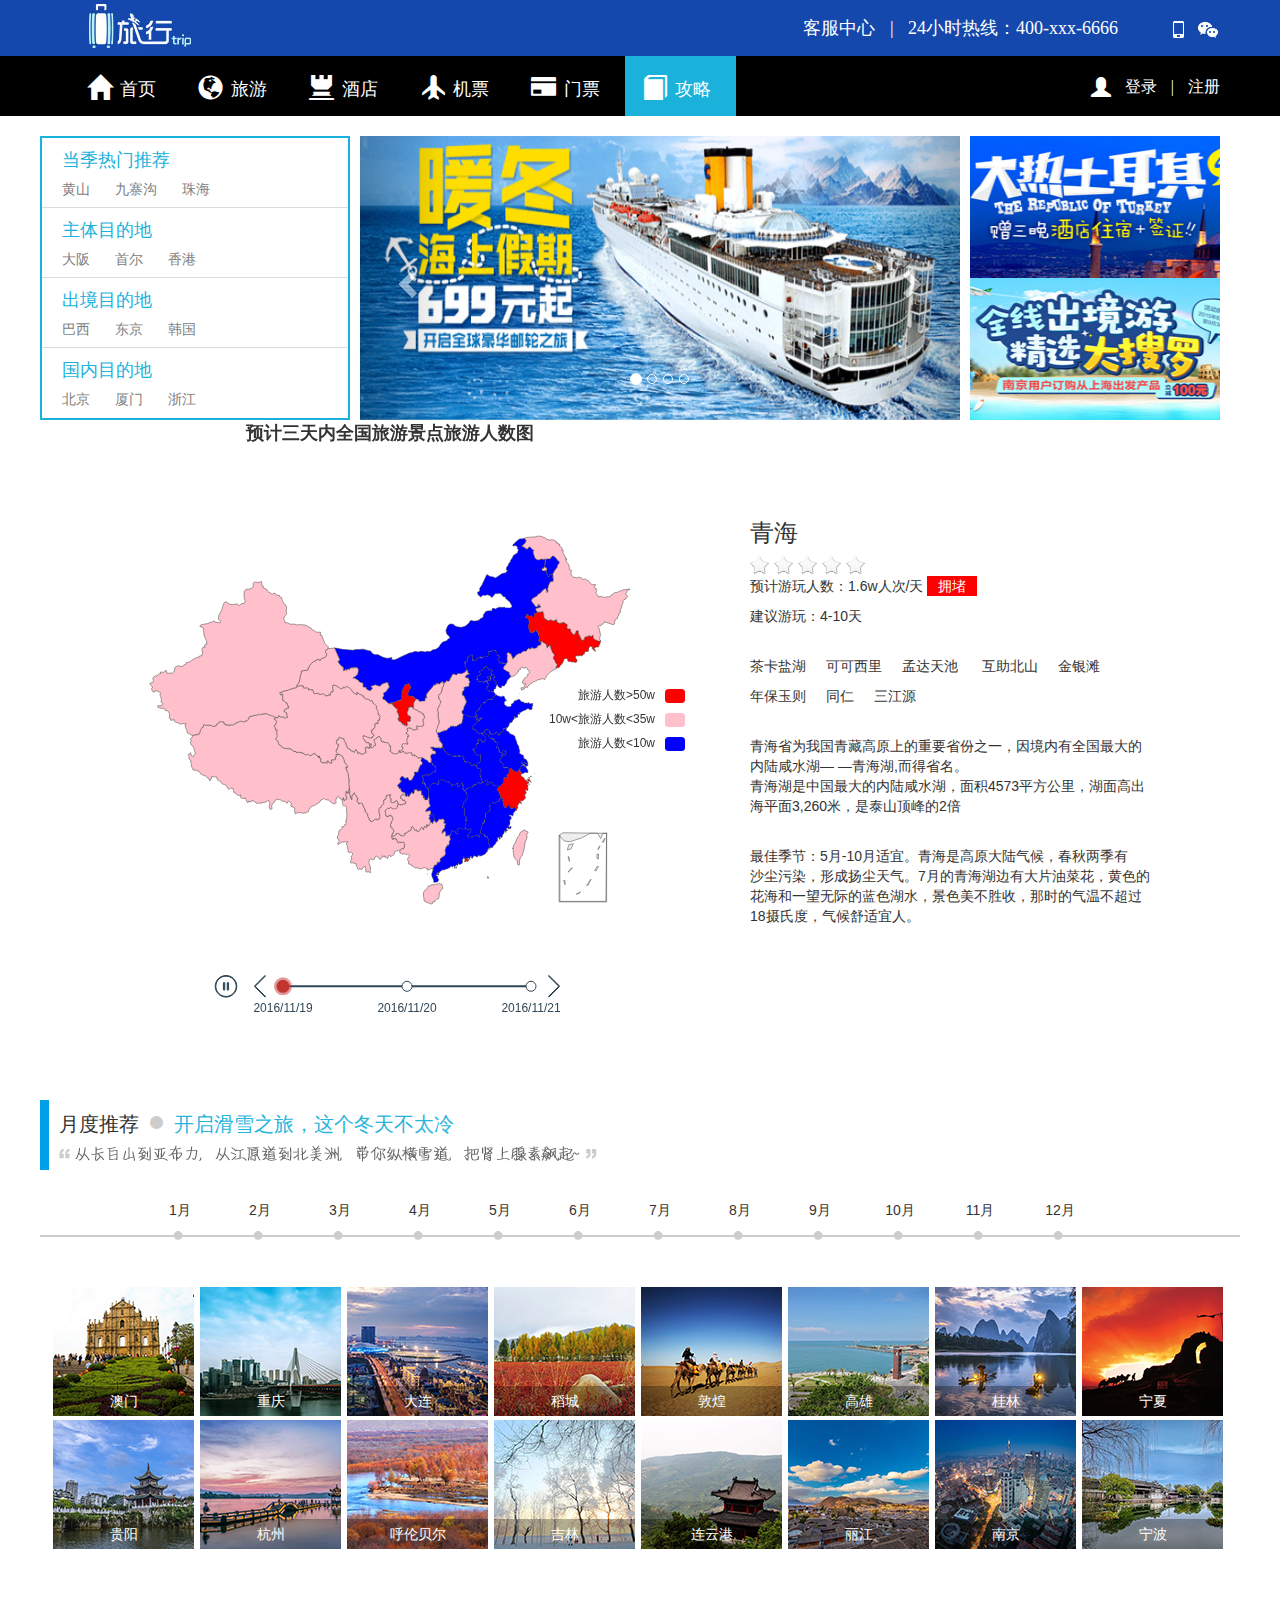
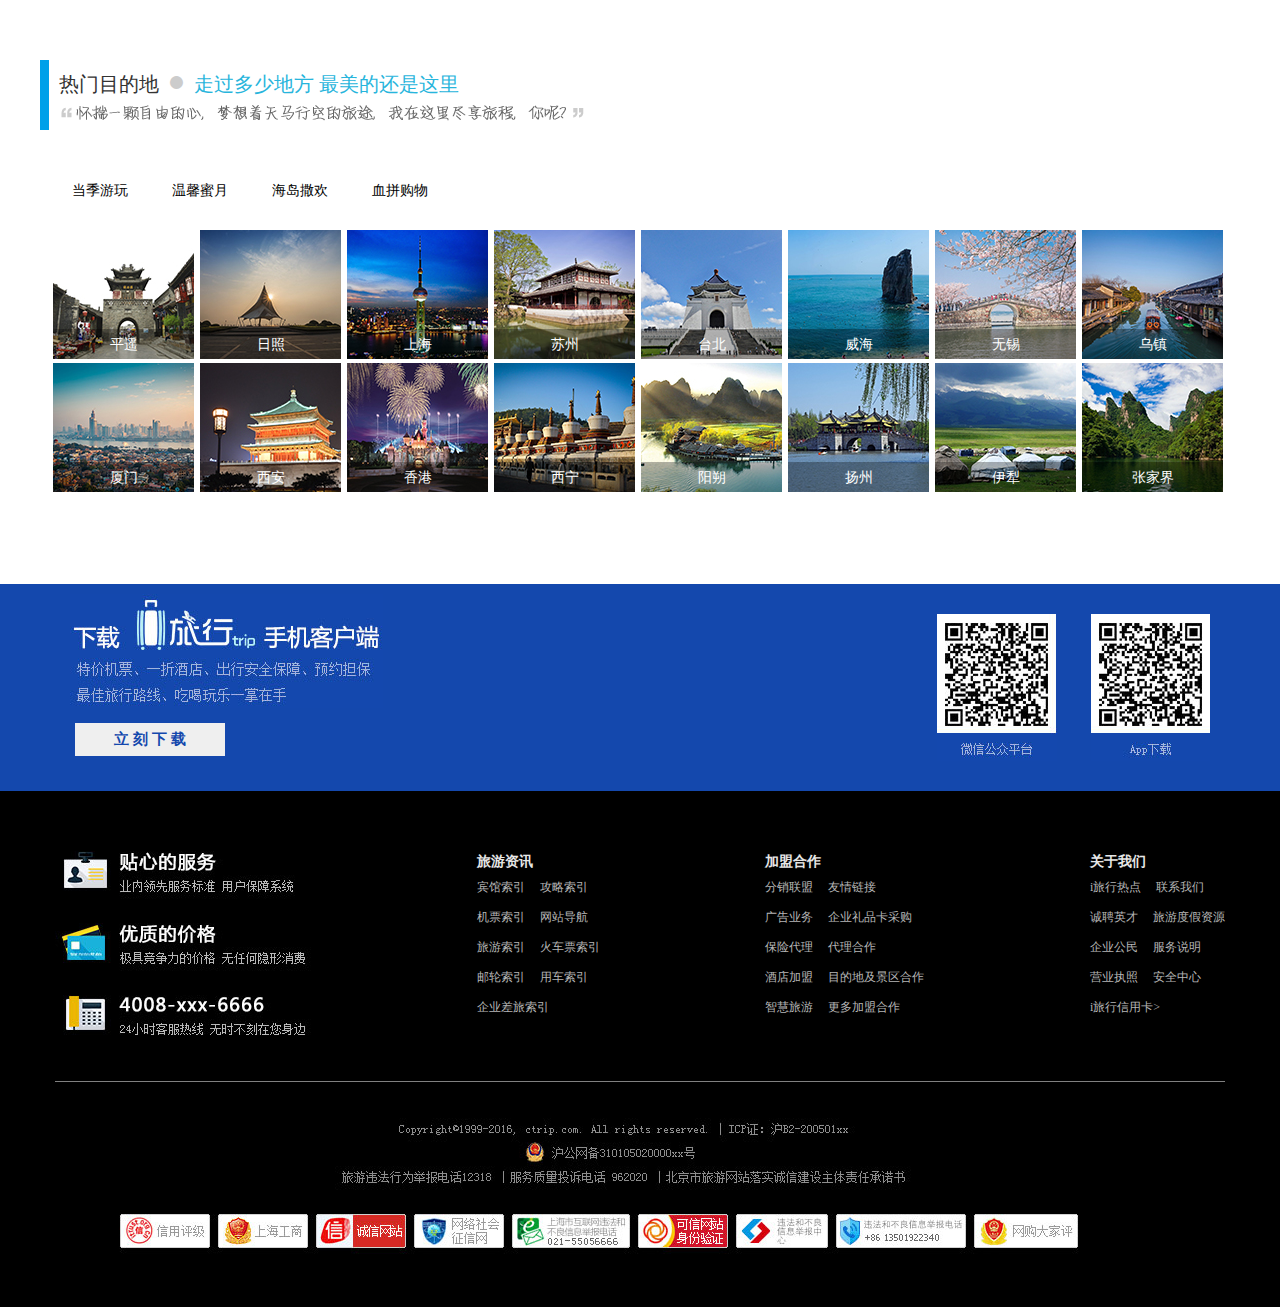
<file: 攻略/strategy.html>
<!DOCTYPE html>
<html>
	<head>
		<meta charset="UTF-8">
		<link rel="stylesheet" type="text/css" href="../css/样式清空.css"/>
		<link rel="stylesheet" type="text/css" href="../css/bootstrap.css"/>
		<link rel="stylesheet" type="text/css" href="../css/topfoot.css"/>
		<link rel="stylesheet" type="text/css" href="../css/攻略/strategy.css"/>
		<title></title>
	</head>
	<body>
		<!--头部-->
		<div class="container-fluid" style="background: #1448AD;height: 56px;">
			<div class="container">
				<nav class="navbar" style="margin: 0;">
					<div class="navbar-header">
				      <a class="navbar-brand" href="#">
				        <img alt="Brand" src="../img/首页/index/sy-logo.jpg"style="margin-top: -20px;">
				      </a>
				    </div>
				    <div class="navbar-right">
				    	<ul class="list-inline toper_text">
				    		<li>客服中心</li>
				    		<li>|</li>
				    		<li>24小时热线：400-xxx-6666</li>
				    		<li><a href="#"><img class="phone" src="../img/首页/index/sy-index-phone-white.jpg"/><img class="phone_wei" src="../img/首页/index/sy-erwei-phone.jpg"/></a></li>
				    		<li><a href="#"><img class="chat" src="../img/首页/index/sy-index-chat-white.jpg"/><img class="chat_wei" src="../img/首页/index/sy-erwei-chat.jpg"/></a></li>
				    	</ul>
				    </div>
				    
				</nav>
			</div>
		</div>
		<div class="container-fluid" style="background: #000000;">
			<div class="container">
					<ul class="nav navbar-nav daohang">
						<li><a href="../首页/index.html"><span class="glyphicon glyphicon-home"></span>首页</a></li>
						<li><a href="../旅游/travel.html"><span class="glyphicon glyphicon-globe"></span>旅游</a></li>
						<li><a href="../酒店/tavern.html"><span class="glyphicon glyphicon-tower"></span>酒店</a></li>
						<li><a href="../机票/fiyTicket.html"><span class="glyphicon glyphicon-plane"></span>机票</a></li>
						<li><a href="#"><span class="glyphicon glyphicon-credit-card"></span>门票</a></li>
						<li><a href="../攻略/strategy.html" class="actives"><span class="glyphicon glyphicon-book"></span>攻略</a></li>
					</ul>
					<ul class="list-inline top_text navbar-right">
						<li><span class="glyphicon glyphicon-user"></span></li>
						<li><a href="login.html">登录</a></li>
						<li>|</li>
						<li><a href="register.html">注册</a></li>
					</ul>
			</div>
		</div>
		<!---------------------------------->
		<!--body-->
	<!--body11111-->	
<div class="strategy_body">
	<div class="strategy_body_1">
				<div class="strategy_body_1left">
					<ul>
						<li><!--第一块开始-->
							<a href="#">当季热门推荐</a>
							<p><a href="#">黄山</a><a href="#">九寨沟</a><a href="#">珠海</a></p>
							<span>&gt;</span>
							<div class="strategy_body_1left_yc">
								<p><a href="methodDetail.html">黄山</a><span>黄山归来不看岳，仿佛穿梭在人间与仙境。</span></p>
								<p><a href="methodDetail.html">九寨沟</a><span>九寨归来不看水</span></p>
								<p><a href="methodDetail.html">珠海</a><span>百岛之市 浪漫之城</span></p>
								<p><a href="methodDetail.html">丽江</a><span>雪山脚下的柔软时光</span></p>
								<p><a href="methodDetail.html">鼓浪屿</a><span>将平生的疲劳放逐</span></p>
								<p><a href="methodDetail.html">南非</a><span>浪漫有赏紫薇花</span></p>
								<p><a href="methodDetail.html">黄山</a><span>黄山归来不看岳，仿佛穿梭在人间与仙境。</span></p>
								<div>
								<a href="methodDetail.html">徒步自驾</a>
									<p><a href="#">西藏</a> <span>|</span>
									<a href="#">青海湖</a> <span>|</span>
									<a href="#">阿尔山</a> <span>|</span>
									<a href="#">长白山</a> <span>|</span>
									<a href="#">冰岛</a> <span>|</span>
									<a href="#">新疆</a> <span>|</span>
									<a href="#">新西兰</a> <span>|</span>
									<a href="#">纳木错</a></p>
								</div>
								<div>
								<a href="methodDetail.html">美食天堂</a>
								<p><a href="#">成都</a> <span>|</span>
									<a href="#">广州</a> <span>|</span>
									<a href="#">哈尔滨</a> <span>|</span>
									<a href="#">苏州</a> <span>|</span>
									<a href="#">贵阳</a> <span>|</span>
									<a href="#">西安</a> <span>|</span>
									<a href="#">瑞士</a> <span>|</span>
									<a href="#">台北</a> <span>|</span>
									<a href="#">香港</a></p>
								</div>
								<div>
								<a href="methodDetail.html">温暖海滩</a>
								<p><a href="#">三亚</a> <span>|</span>
									<a href="#">北海</a> <span>|</span>
									<a href="#">巴厘岛</a> <span>|</span>
									<a href="#">马尔代夫</a> <span>|</span>
									<a href="#">普吉岛</a> <span>|</span>
									<a href="#">塞班岛</a> <span>|</span>
									<a href="#">沙巴</a> <span>|</span>
									<a href="#">希腊</a></p>
								</div>
							</div>
						</li><!--第一块结尾-->
				
						<li><!--第二块开始-->
							<a href="methodDetail.html">主体目的地</a>
							<p><a href="methodDetail.html">大阪</a><a href="methodDetail.html">首尔</a><a href="methodDetail.html">香港</a></p>
							<span>&gt;</span>
							<div class="strategy_body_1left_yc" style="position: absolute;top: 0px;">
								<p><a href="methodDetail.html">黄山</a><span>黄山归来不看岳，仿佛穿梭在人间与仙境。</span></p>
								<p><a href="methodDetail.html">九寨沟</a><span>九寨归来不看水</span></p>
								<p><a href="methodDetail.html">珠海</a><span>百岛之市 浪漫之城</span></p>
								<p><a href="methodDetail.html">丽江</a><span>雪山脚下的柔软时光</span></p>
								<p><a href="methodDetail.html">鼓浪屿</a><span>将平生的疲劳放逐</span></p>
								<p><a href="methodDetail.html">南非</a><span>浪漫有赏紫薇花</span></p>
								<p><a href="methodDetail.html">黄山</a><span>黄山归来不看岳，仿佛穿梭在人间与仙境。</span></p>
								<div>
								<a href="methodDetail.html">徒步自驾</a>
									<p><a href="#">西藏</a> <span>|</span>
									<a href="#">青海湖</a> <span>|</span>
									<a href="#">阿尔山</a> <span>|</span>
									<a href="#">长白山</a> <span>|</span>
									<a href="#">冰岛</a> <span>|</span>
									<a href="#">新疆</a> <span>|</span>
									<a href="#">新西兰</a> <span>|</span>
									<a href="#">纳木错</a></p>
								</div>
								<div>
								<a href="methodDetail.html">美食天堂</a>
								<p><a href="#">成都</a> <span>|</span>
									<a href="#">广州</a> <span>|</span>
									<a href="#">哈尔滨</a> <span>|</span>
									<a href="#">苏州</a> <span>|</span>
									<a href="#">贵阳</a> <span>|</span>
									<a href="#">西安</a> <span>|</span>
									<a href="#">瑞士</a> <span>|</span>
									<a href="#">台北</a> <span>|</span>
									<a href="#">香港</a></p>
								</div>
								<div>
								<a href="methodDetail.html">温暖海滩</a>
								<p><a href="#">三亚</a> <span>|</span>
									<a href="#">北海</a> <span>|</span>
									<a href="#">巴厘岛</a> <span>|</span>
									<a href="#">马尔代夫</a> <span>|</span>
									<a href="#">普吉岛</a> <span>|</span>
									<a href="#">塞班岛</a> <span>|</span>
									<a href="#">沙巴</a> <span>|</span>
									<a href="#">希腊</a></p>
								</div>
							</div>
						</li><!--第二块结尾-->
						
						<li><!--第三块开始-->
							<a href="methodDetail.html">出境目的地</a>
							<p><a href="methodDetail.html">巴西</a><a href="methodDetail.html">东京</a><a href="methodDetail.html">韩国</a></p>
							<span>&gt;</span>
							<div class="strategy_body_1left_yc" style="position: absolute;top: 0px;">
								<p><a href="methodDetail.html">黄山</a><span>黄山归来不看岳，仿佛穿梭在人间与仙境。</span></p>
								<p><a href="methodDetail.html">九寨沟</a><span>九寨归来不看水</span></p>
								<p><a href="methodDetail.html">珠海</a><span>百岛之市 浪漫之城</span></p>
								<p><a href="methodDetail.html">丽江</a><span>雪山脚下的柔软时光</span></p>
								<p><a href="methodDetail.html">鼓浪屿</a><span>将平生的疲劳放逐</span></p>
								<p><a href="methodDetail.html">南非</a><span>浪漫有赏紫薇花</span></p>
								<p><a href="methodDetail.html">黄山</a><span>黄山归来不看岳，仿佛穿梭在人间与仙境。</span></p>
								<div>
								<a href="methodDetail.html">徒步自驾</a>
									<p><a href="#">西藏</a> <span>|</span>
									<a href="#">青海湖</a> <span>|</span>
									<a href="#">阿尔山</a> <span>|</span>
									<a href="#">长白山</a> <span>|</span>
									<a href="#">冰岛</a> <span>|</span>
									<a href="#">新疆</a> <span>|</span>
									<a href="#">新西兰</a> <span>|</span>
									<a href="#">纳木错</a></p>
								</div>
								<div>
								<a href="methodDetail.html">美食天堂</a>
								<p><a href="#">成都</a> <span>|</span>
									<a href="#">广州</a> <span>|</span>
									<a href="#">哈尔滨</a> <span>|</span>
									<a href="#">苏州</a> <span>|</span>
									<a href="#">贵阳</a> <span>|</span>
									<a href="#">西安</a> <span>|</span>
									<a href="#">瑞士</a> <span>|</span>
									<a href="#">台北</a> <span>|</span>
									<a href="#">香港</a></p>
								</div>
								<div>
								<a href="methodDetail.html">温暖海滩</a>
								<p><a href="#">三亚</a> <span>|</span>
									<a href="#">北海</a> <span>|</span>
									<a href="#">巴厘岛</a> <span>|</span>
									<a href="#">马尔代夫</a> <span>|</span>
									<a href="#">普吉岛</a> <span>|</span>
									<a href="#">塞班岛</a> <span>|</span>
									<a href="#">沙巴</a> <span>|</span>
									<a href="#">希腊</a></p>
								</div>
							</div>
						</li><!--第三块结尾-->
						
						<li><!--第四块开始-->
							<a href="methodDetail.html">国内目的地</a>
							<p><a href="methodDetail.html">北京</a><a href="methodDetail.html">厦门</a><a href="methodDetail.html">浙江</a></p>
							<span>&gt;</span>
							<div class="strategy_body_1left_yc" style="position: absolute;top: 0px;">
								<p><a href="methodDetail.html">黄山</a><span>黄山归来不看岳，仿佛穿梭在人间与仙境。</span></p>
								<p><a href="methodDetail.html">九寨沟</a><span>九寨归来不看水</span></p>
								<p><a href="methodDetail.html">珠海</a><span>百岛之市 浪漫之城</span></p>
								<p><a href="methodDetail.html">丽江</a><span>雪山脚下的柔软时光</span></p>
								<p><a href="methodDetail.html">鼓浪屿</a><span>将平生的疲劳放逐</span></p>
								<p><a href="methodDetail.html">南非</a><span>浪漫有赏紫薇花</span></p>
								<p><a href="methodDetail.html">黄山</a><span>黄山归来不看岳，仿佛穿梭在人间与仙境。</span></p>
								<div>
								<a href="methodDetail.html">徒步自驾</a>
									<p><a href="#">西藏</a> <span>|</span>
									<a href="#">青海湖</a> <span>|</span>
									<a href="#">阿尔山</a> <span>|</span>
									<a href="#">长白山</a> <span>|</span>
									<a href="#">冰岛</a> <span>|</span>
									<a href="#">新疆</a> <span>|</span>
									<a href="#">新西兰</a> <span>|</span>
									<a href="#">纳木错</a></p>
								</div>
								<div>
								<a href="methodDetail.html">美食天堂</a>
								<p><a href="#">成都</a> <span>|</span>
									<a href="#">广州</a> <span>|</span>
									<a href="#">哈尔滨</a> <span>|</span>
									<a href="#">苏州</a> <span>|</span>
									<a href="#">贵阳</a> <span>|</span>
									<a href="#">西安</a> <span>|</span>
									<a href="#">瑞士</a> <span>|</span>
									<a href="#">台北</a> <span>|</span>
									<a href="#">香港</a></p>
								</div>
								<div>
								<a href="methodDetail.html">温暖海滩</a>
								<p><a href="#">三亚</a> <span>|</span>
									<a href="#">北海</a> <span>|</span>
									<a href="#">巴厘岛</a> <span>|</span>
									<a href="#">马尔代夫</a> <span>|</span>
									<a href="#">普吉岛</a> <span>|</span>
									<a href="#">塞班岛</a> <span>|</span>
									<a href="#">沙巴</a> <span>|</span>
									<a href="#">希腊</a></p>
								</div>
							</div>
						</li><!--第四块结尾-->
					</ul>
				</div>
		<div class="strategy_body_1zhong"><!--轮播图-->
					<!--轮播图-->	
			<div id="myCarousel" class="carousel slide" data-ride="carousel"style="height: 284px;">
			<!--carousel-inner:存放图片的容器,设置了宽度,溢出隐藏,相对定位-->
			<div class="carousel-inner">
				<!--item:在其中几乎放置任何可选HTML,它将自动对齐并设置格式-->
				<div class="item active">
					<img src="../img/攻略/strategy/strategy-05.JPG" alt="..."style="width:100%;height: 284px;">
					<!--carousel-caption:其内的元素可轻松为幻灯片添加字幕-->
					<div class="carousel-caption">
					</div>
				</div>
				<div class="item">
					<img src="../img/攻略/strategy/strategy-06.JPG" alt="..."style="width:100%;height: 284px;">
					<div class="carousel-caption">
					</div>
				</div>
				<div class="item">
					<img src="../img/攻略/strategy/strategy-07.JPG" alt="..."style="width:100%;height: 284px;">
					<div class="carousel-caption">
					</div>
				</div>
				<div class="item">
					<img src="../img/攻略/strategy/strategy-08.JPG" alt="..."style="width:100%;height: 284px;">
					<div class="carousel-caption">
					</div>
				</div>
			</div>
			<!--圆圈指示符-->
			<!--carousel-indicators:圆圈指示符的父元素,设置了定位的位置-->
			<ul class="carousel-indicators">
				<!--data-target="#myCarousel":指定给#myCarousel这个元素进行轮播控制-->
				<!--data-slide-to:向轮播床底一个原始滑动索引,
				data-slide-to="2" 将把滑块移动到一个特定的索引，索引从 0 开始计数。-->
				<li data-target="#myCarousel" data-slide-to="0" class="active"></li>
				<li data-target="#myCarousel" data-slide-to="1"></li>
				<li data-target="#myCarousel" data-slide-to="2"></li>
				<li data-target="#myCarousel" data-slide-to="3"></li>
			</ul>
			<!-- 左右控制按钮 -->
			<!--left:背景样式-->
			<!--carousel-control:定位+字体样式+背景颜色设置-->
			<!--data-slide="prev":点击时指向上一张-->
			<!--href="#myCarousel":指向轮播父元素-->
			<a class="left carousel-control" href="#myCarousel" data-slide="prev">
				<span class="glyphicon glyphicon-chevron-left"></span>
			</a>
			<!--right:右浮动+背景样式-->
			<!--data-slide="next":点击时指向下一张-->
			<a class="right carousel-control" href="#myCarousel" data-slide="next">
				<span class="glyphicon glyphicon-chevron-right"></span>
			</a>
			</div>
		</div>
		<div class="strategy_body_1right">
			<a href="#"><img style="width: 250px;height: 50%;" src="../img/攻略/strategy/strategy-00.png"/></a>
			<a href="#"><img style="width: 250px;height: 50%;" src="../img/攻略/strategy/strategy-01.png"/></a>
		</div>
	</div>
	<!--body222222大地图区域-->	
	<div class="strategy_body_2">
		<div id="main" style="width: 600px;height:600px;"></div>
		<div class="strategy_body_2right">
			<p><a href="methodDetail.html" class="h3">青海</a></p>
			<!--星星-->
		<ul class="xing">
			<li class='a' title="1分"></li>
			<li class='a' title="2分"></li>
			<li class='a' title="3分"></li>
			<li class='a' title="4分"></li>
			<li class='a' title="5分"></li>
			<span></span>
		</ul><br />
		<p>预计游玩人数：1.6w人次/天 <span style="color: white; text-align: center; display:inline-block; width: 50px;background-color: red;">拥堵</span></p>
		<p>建议游玩：4-10天</p><br />
		<p class="strategy_body_2right_p1"><a href="methodDetail.html"class="h5">茶卡盐湖</a><a href="methodDetail.html"class="h5">可可西里</a><a href="methodDetail.html"class="h5">孟达天池</a>
			<a href="methodDetail.html"class="h5">互助北山</a><a href="methodDetail.html"class="h5">金银滩</a></p>
		<p class="strategy_body_2right_p1"><a href="methodDetail.html"class="h5">年保玉则</a><a href="methodDetail.html"class="h5">同仁</a><a href="methodDetail.html"class="h5">三江源</a></p>
		<br />
		<p>青海省为我国青藏高原上的重要省份之一，因境内有全国最大的<br />内陆咸水湖— —青海湖,而得省名。<br />
		青海湖是中国最大的内陆咸水湖，面积4573平方公里，湖面高出<br />海平面3,260米，是泰山顶峰的2倍
		</p>
		<br />
		<p>最佳季节：5月-10月适宜。青海是高原大陆气候，春秋两季有<br />
		沙尘污染，形成扬尘天气。7月的青海湖边有大片油菜花，黄色的<br />
		花海和一望无际的蓝色湖水，景色美不胜收，那时的气温不超过<br />
		18摄氏度，气候舒适宜人。
		</p>
		</div>

	</div>
	<!--bodytup区域-->	
	<!--月度推荐区域-->		
	<div class="strategy_body_3">
		<div class="strategy_jushou">
			<div>
			月度推荐<span> ● </span><span>开启滑雪之旅，这个冬天不太冷</span>
			</div>
			<img src="../img/攻略/strategy/strategy-02.png"/>
		</div>
		<ul>
			<li>
				<span>1月</span><span><img src="../img/攻略/strategy/10-攻略_03.jpg"/></span><span>●</span>
			</li>
			<li>
				<span>2月</span><span><img src="../img/攻略/strategy/10-攻略_03.jpg"/></span><span>●</span>
			</li>
			<li>
				<span>3月</span><span><img src="../img/攻略/strategy/10-攻略_03.jpg"/></span><span>●</span>
			</li>
			<li>
				<span>4月</span><span><img src="../img/攻略/strategy/10-攻略_03.jpg"/></span><span>●</span>
			</li>
			<li>
				<span>5月</span><span><img src="../img/攻略/strategy/10-攻略_03.jpg"/></span><span>●</span>
			</li>
			<li>
				<span>6月</span><span><img src="../img/攻略/strategy/10-攻略_03.jpg"/></span><span>●</span>
			</li>
			<li>
				<span>7月</span><span><img src="../img/攻略/strategy/10-攻略_03.jpg"/></span><span>●</span>
			</li>
			<li>
				<span>8月</span><span><img src="../img/攻略/strategy/10-攻略_03.jpg"/></span><span>●</span>
			</li>
			<li>
				<span>9月</span><span><img src="../img/攻略/strategy/10-攻略_03.jpg"/></span><span>●</span>
			</li>
			<li>
				<span>10月</span><span><img src="../img/攻略/strategy/10-攻略_03.jpg"/></span><span>●</span>
			</li>
			<li>
				<span>11月</span><span><img src="../img/攻略/strategy/10-攻略_03.jpg"/></span><span>●</span>
			</li>
			<li>
				<span>12月</span><span><img src="../img/攻略/strategy/10-攻略_03.jpg"/></span><span>●</span>
			</li>
		</ul>
		<div class="tabs">
			<a href="methodDetail.html"><img src="../img/攻略/strategy/city/aomen.JPG"/><div>澳门</div></a>
			<a href="methodDetail.html"><img src="../img/攻略/strategy/city/chongqing.jpg"/><div>重庆</div></a>
			<a href="methodDetail.html"><img src="../img/攻略/strategy/city/dalian.jpg"/><div>大连</div></a>
			<a href="methodDetail.html"><img src="../img/攻略/strategy/city/daocheng.JPG"/><div>稻城</div></a>
			<a href="methodDetail.html"><img src="../img/攻略/strategy/city/dunhuang.jpg"/><div>敦煌</div></a>
			<a href="methodDetail.html"><img src="../img/攻略/strategy/city/gaoxing.jpg"/><div>高雄</div></a>
			<a href="methodDetail.html"><img src="../img/攻略/strategy/city/guilin.jpg"/><div>桂林</div></a>
			<a href="methodDetail.html"><img src="../img/攻略/strategy/city/ningxia.jpg"/><div>宁夏</div></a>
			<br />
			<a href="methodDetail.html" class="tabs_a2"><img src="../img/攻略/strategy/city/guiyang.jpg"/><div>贵阳</div></a>
			<a href="methodDetail.html" class="tabs_a2"><img src="../img/攻略/strategy/city/hangzhou.jpg"/><div>杭州</div></a>
			<a href="methodDetail.html" class="tabs_a2"><img src="../img/攻略/strategy/city/hulunbeier.jpg"/><div>呼伦贝尔</div></a>
			<a href="methodDetail.html" class="tabs_a2"><img src="../img/攻略/strategy/city/jilin.jpg"/><div>吉林</div></a>
			<a href="methodDetail.html" class="tabs_a2"><img src="../img/攻略/strategy/city/lianyungang.jpg"/><div>连云港</div></a>
			<a href="methodDetail.html" class="tabs_a2"><img src="../img/攻略/strategy/city/lijiang.JPG"/><div>丽江</div></a>
			<a href="methodDetail.html" class="tabs_a2"><img src="../img/攻略/strategy/city/nanjing.jpg"/><div>南京</div></a>
			<a href="methodDetail.html" class="tabs_a2"><img src="../img/攻略/strategy/city/ningbo.jpg"/><div>宁波</div></a>
		</div>
		
	</div>
	<!--热门目的地-->	
	<div class="strategy_body_4">
		<div class="strategy_jushou">
			<div>
			热门目的地<span> ● </span><span>走过多少地方 最美的还是这里</span>
			</div>
			<img src="../img/攻略/strategy/strategy-03.png"style="margin-left: -5px;"/>
		</div>
		<ul>
			<li><a href="#">当季游玩</a></li>
			<li><a href="#">温馨蜜月</a></li>
			<li><a href="#">海岛撒欢</a></li>
			<li><a href="#">血拼购物</a></li>
		</ul>
		<div class="tabs2" style="border: 0px;">
			<a href="methodDetail.html"><img src="../img/攻略/strategy/city/pingyao.jpg"/><div>平遥</div></a>
			<a href="methodDetail.html"><img src="../img/攻略/strategy/city/rizhao.jpg"/><div>日照</div></a>
			<a href="methodDetail.html"><img src="../img/攻略/strategy/city/shanghai.jpg"/><div>上海</div></a>
			<a href="methodDetail.html"><img src="../img/攻略/strategy/city/suzhou.jpg"/><div>苏州</div></a>
			<a href="methodDetail.html"><img src="../img/攻略/strategy/city/taibei.jpg"/><div>台北</div></a>
			<a href="methodDetail.html"><img src="../img/攻略/strategy/city/weihai.jpg"/><div>威海</div></a>
			<a href="methodDetail.html"><img src="../img/攻略/strategy/city/wuxi.jpg"/><div>无锡</div></a>
			<a href="methodDetail.html"><img src="../img/攻略/strategy/city/wuzhen.jpg"/><div>乌镇</div></a>
			<br />
			<a href="methodDetail.html" class="tabs_a2"><img src="../img/攻略/strategy/city/xiamen.jpg"/><div>厦门</div></a>
			<a href="methodDetail.html" class="tabs_a2"><img src="../img/攻略/strategy/city/xian.jpg"/><div>西安</div></a>
			<a href="methodDetail.html" class="tabs_a2"><img src="../img/攻略/strategy/city/xianggang.JPG"/><div>香港</div></a>
			<a href="methodDetail.html" class="tabs_a2"><img src="../img/攻略/strategy/city/xining.jpg"/><div>西宁</div></a>
			<a href="methodDetail.html" class="tabs_a2"><img src="../img/攻略/strategy/city/yangshuo.jpg"/><div>阳朔</div></a>
			<a href="methodDetail.html" class="tabs_a2"><img src="../img/攻略/strategy/city/yangzhou.jpg"/><div>扬州</div></a>
			<a href="methodDetail.html" class="tabs_a2"><img src="../img/攻略/strategy/city/yili.JPG"/><div>伊犁</div></a>
			<a href="methodDetail.html" class="tabs_a2"><img src="../img/攻略/strategy/city/zhangjiajie.jpg"/><div>张家界</div></a>
		</div>		
	</div>				
</div>
		<!------------------------------------------->

		<!--页脚-->
		<div class="container-fluid downloads" style="background: #1448AD;padding: 10px 0 30px 0;">
			<div class="container">
				<div>
					<p><img src="../img/首页/index/sy-download.jpg" /></p>
					<button class="btn" style="outline: 0;">立 刻 下 载</button>
				</div>
				<div>
					<img src="../img/首页/index/sy-chat-pingtai.jpg" />
					<img style="margin-left: 30px;" src="../img/首页/index/sy-app-download.jpg" />
				</div>
			</div>
		</div>
		<div class="container-fluid" style="background: #000000;">
			<div class="container" style="border-bottom: 1px solid gray;padding: 60px 0 30px 0;">
				<ul class="more">
					<li><img src="../img/首页/index/sy-fw.jpg"/></li>
					<li>
						<dl>
							<dt>旅游资讯</dt>
							<dd><a href="#">宾馆索引</a><a href="#">攻略索引</a></dd>
							<dd><a href="#">机票索引</a><a href="#">网站导航</a></dd>
							<dd><a href="#">旅游索引</a><a href="#">火车票索引</a></dd>
							<dd><a href="#">邮轮索引</a><a href="#">用车索引</a></dd>
							<dd><a href="#">企业差旅索引</a></dd>
							
						</dl>
					</li>
					<li>
						<dl>
							<dt>加盟合作</dt>
							<dd><a href="#">分销联盟</a><a href="#">友情链接</a></dd>
							<dd><a href="#">广告业务</a><a href="#">企业礼品卡采购</a></dd>
							<dd><a href="#">保险代理</a><a href="#">代理合作</a></dd>
							<dd><a href="#">酒店加盟</a><a href="#">目的地及景区合作</a></dd>
							<dd><a href="#">智慧旅游</a><a href="#">更多加盟合作</a></dd>
						</dl>
					</li>
					<li>
						<dl>
							<dt>关于我们</dt>
							<dd><a href="#">i旅行热点</a><a href="#">联系我们</a></dd>
							<dd><a href="#">诚聘英才</a><a href="#">旅游度假资源</a></dd>
							<dd><a href="#">企业公民</a><a href="#">服务说明</a></dd>
							<dd><a href="#">营业执照</a><a href="#">安全中心</a></dd>
							<dd><a href="#">i旅行信用卡></a></dd>
						</dl>
					</li>
				</ul>
									
			</div>
			<div class="container"style="padding: 20px 0;">
				<img src="../img/首页/index/sy-footer.jpg"/>
			</div>
		</div>
		<script src="../js/jquery-1.12.4.js" type="text/javascript" charset="utf-8"></script>
		<script src="../js/bootstrap.js" type="text/javascript" charset="utf-8"></script>
		<script src="../js/topfoot.js" type="text/javascript" charset="utf-8"></script>
		<script src="../js/echarts.min.js" type="text/javascript" charset="utf-8"></script>
		<script src="../js/攻略/strategy.js" type="text/javascript" charset="utf-8"></script>
		<script src="../js/china.js" type="text/javascript" charset="utf-8"></script>
		<script src="../js/ditu.js" type="text/javascript" charset="utf-8"></script>
	</body>
</html>
</file>
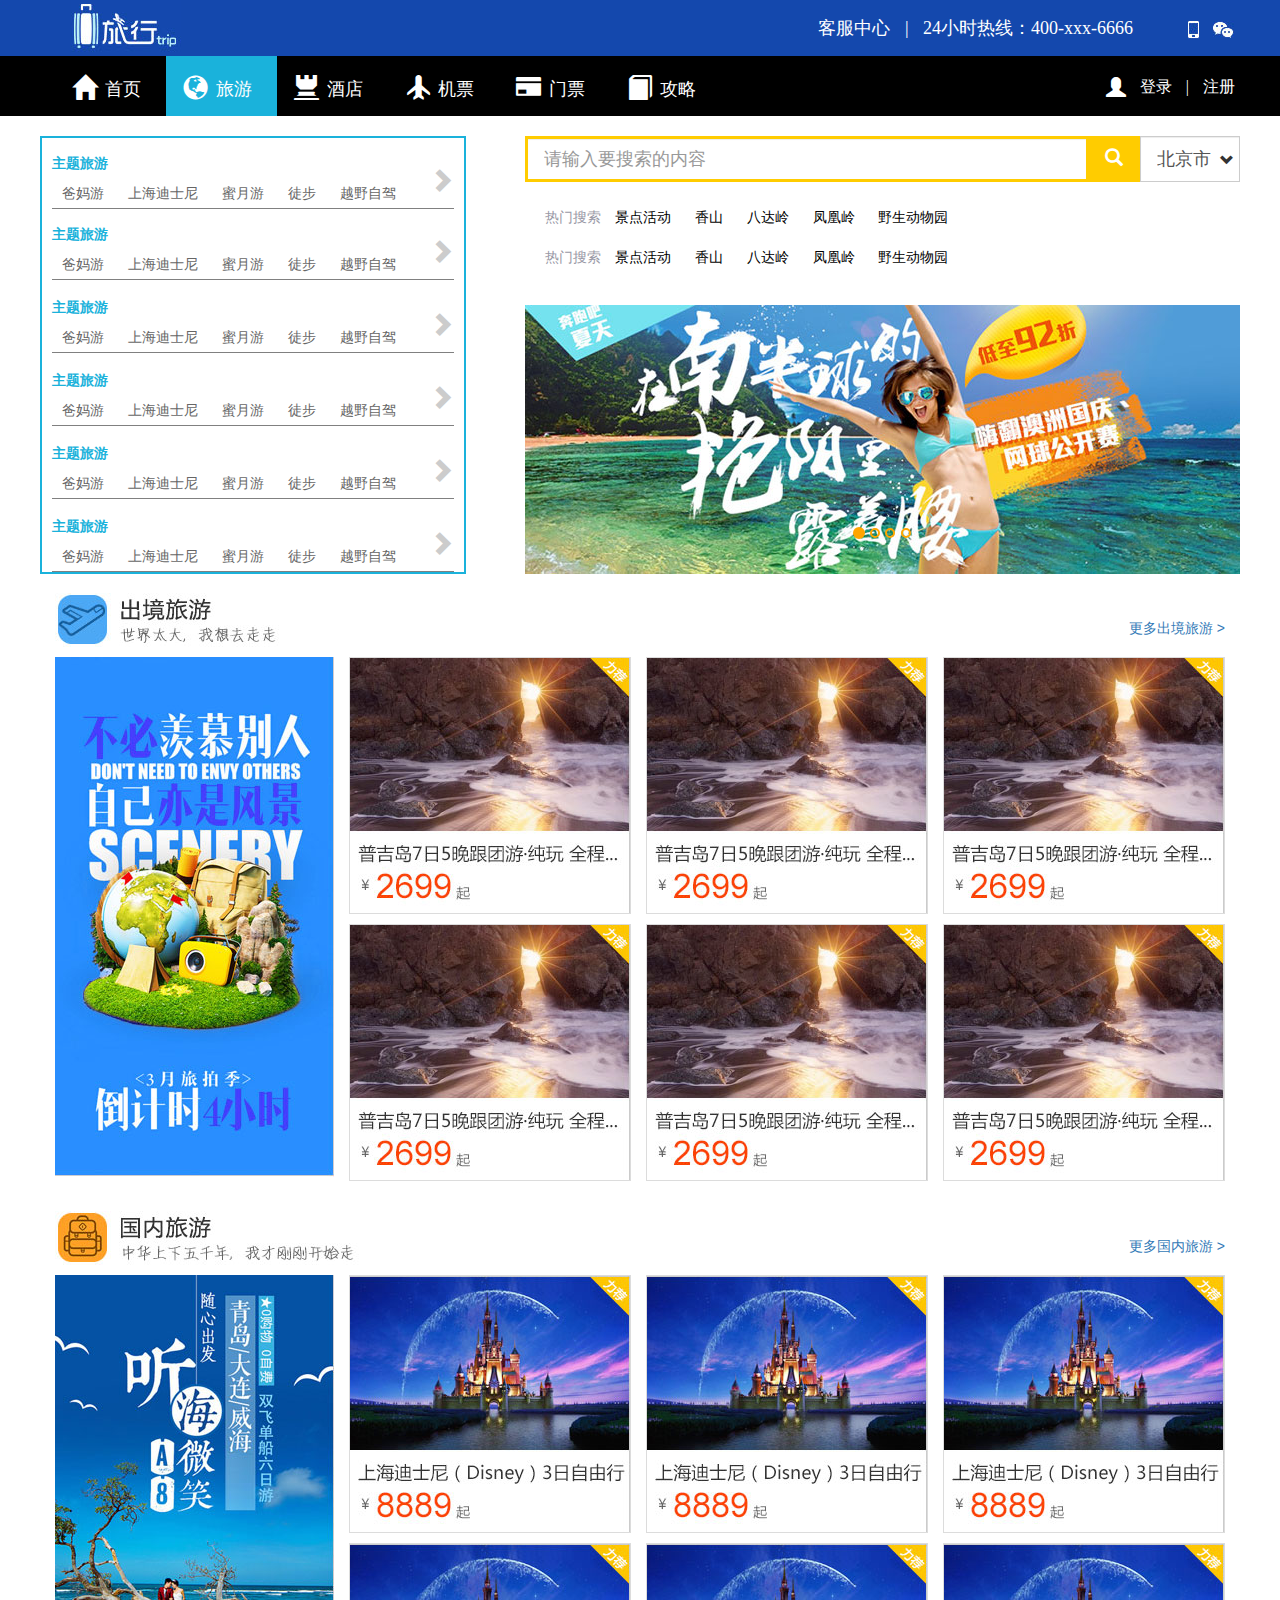
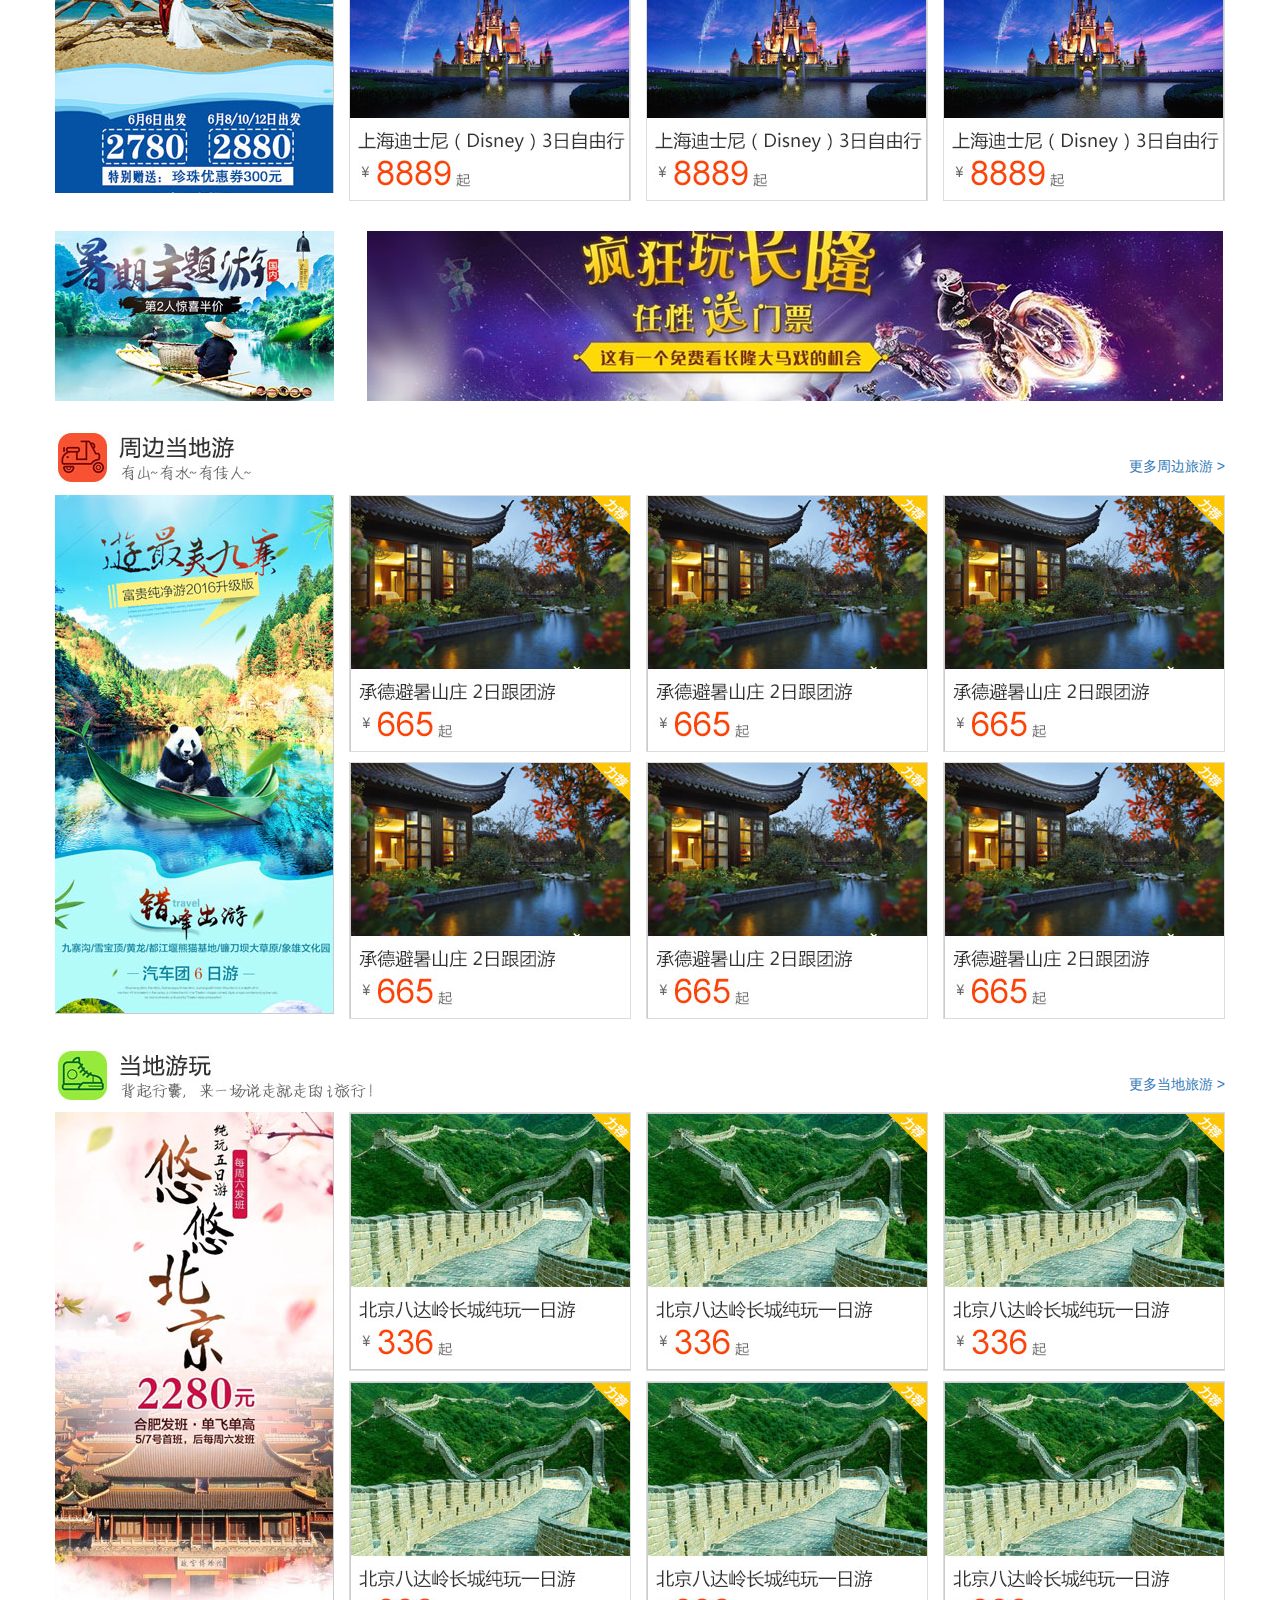
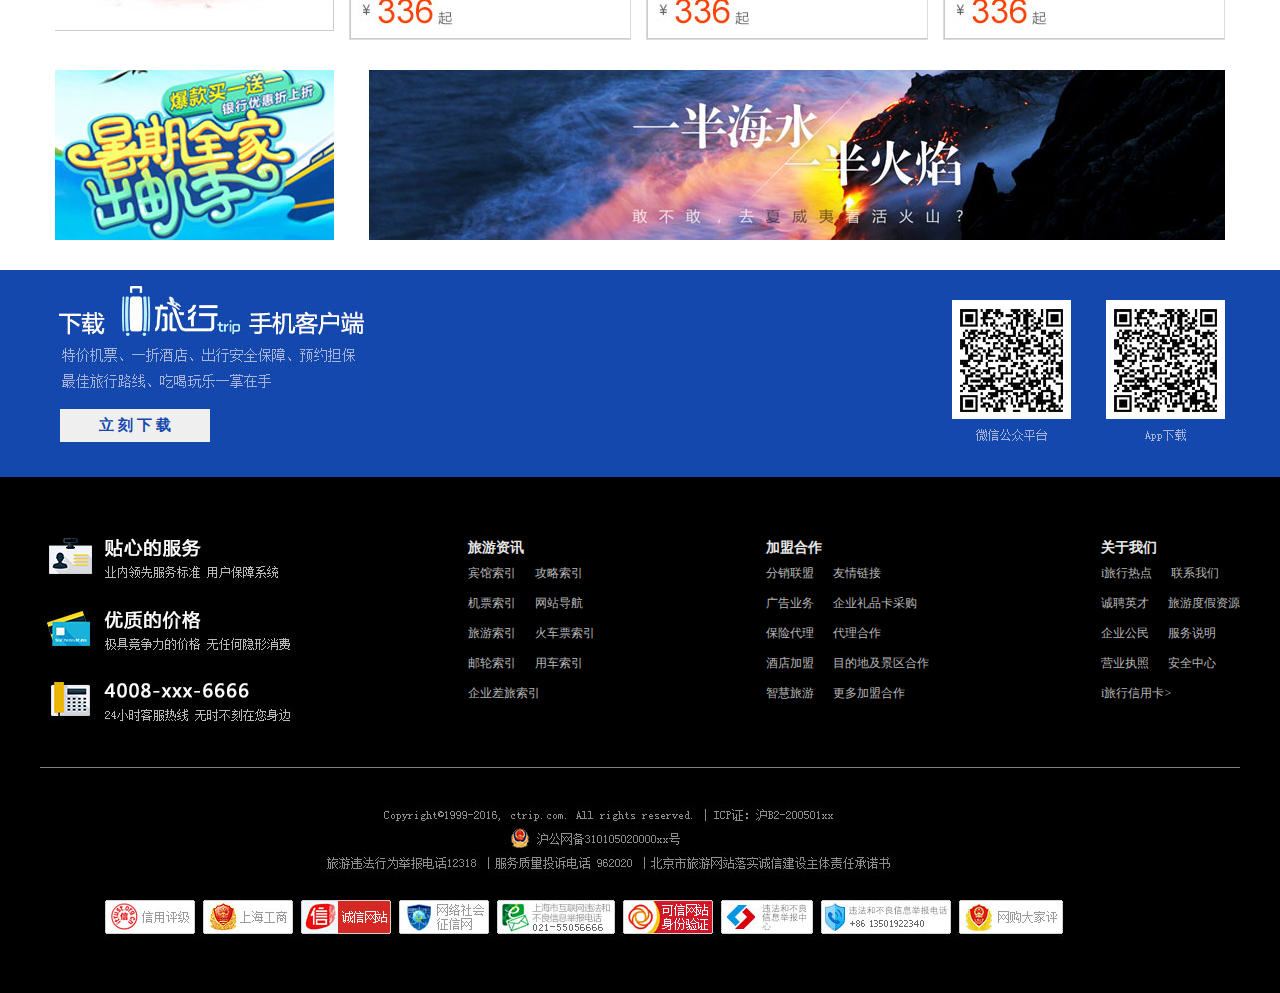
<file: 旅游/travel.html>
<!DOCTYPE html>
<html>

	<head>
		<meta charset="UTF-8">
		<title>旅游</title>
		<link rel="stylesheet" type="text/css" href="../css/样式清空.css" />
		<link rel="stylesheet" type="text/css" href="../css/bootstrap.css" />
		<link rel="stylesheet" type="text/css" href="../css/旅游/travel.css" />
		<link rel="stylesheet" type="text/css" href="../css/topfoot.css"/>
	</head>

	<body data-offset="0" data-spy="scroll" data-target="#selector">
		<!--头部-->
		<div class="container-fluid" style="background: #1448AD;height: 56px;">
			<div class="container">
				<nav class="navbar" style="margin: 0;">
					<div class="navbar-header">
						<a class="navbar-brand" href="#">
							<img alt="Brand" src="../img/首页/index/sy-logo.jpg" style="margin-top: -20px;">
						</a>
					</div>
					<div class="navbar-right">
						<ul class="list-inline toper_text">
							<li>客服中心</li>
							<li>|</li>
							<li>24小时热线：400-xxx-6666</li>
							<li>
								<a href="#"><img class="phone" src="../img/首页/index/sy-index-phone-white.jpg" /><img class="phone_wei" src="../img/首页/index/sy-erwei-phone.jpg" /></a>
							</li>
							<li>
								<a href="#"><img class="chat" src="../img/首页/index/sy-index-chat-white.jpg" /><img class="chat_wei" src="../img/首页/index/sy-erwei-chat.jpg" /></a>
							</li>
						</ul>
					</div>

				</nav>
			</div>
		</div>
		<div class="container-fluid" style="background: #000000;">
			<div class="container">
				<ul class="nav navbar-nav daohang">
					<li>
						<a href="../首页/index.html"><span class="glyphicon glyphicon-home"></span>首页</a>
					</li>
					<li>
						<a href="../旅游/travel.html" class="actives"><span class="glyphicon glyphicon-globe"></span>旅游</a>
					</li>
					<li>
						<a href="../酒店/tavern.html"><span class="glyphicon glyphicon-tower"></span>酒店</a>
					</li>
					<li>
						<a href="../机票/fiyTicket.html"><span class="glyphicon glyphicon-plane"></span>机票</a>
					</li>
					<li>
						<a href="#"><span class="glyphicon glyphicon-credit-card"></span>门票</a>
					</li>
					<li>
						<a href="../攻略/strategy.html"><span class="glyphicon glyphicon-book"></span>攻略</a>
					</li>
				</ul>
				<ul class="list-inline top_text navbar-right">
					<li><span class="glyphicon glyphicon-user"></span></li>
					<li>
						<a href="login.html">登录</a>
					</li>
					<li>|</li>
					<li>
						<a href="register.html">注册</a>
					</li>
				</ul>
			</div>
		</div>
		<!--banner部分-->
		<div class="container-fluid">
			<div class="container banners">
				<div class="banner-left">
					<div>
						<dl class=" dls">
							<dt>主题旅游</dt>
							<dd>
								<a>爸妈游</a>
								<a>上海迪士尼</a>
								<a>蜜月游</a>
								<a>徒步</a>
								<a>越野自驾</a><span class="glyphicon glyphicon-chevron-right"></span></dd>
							<div class="banner-left-po">
								<div>
									<dl>
										<dt>主题旅游</dt>
										<dd>
											<a>爸妈游</a>|
											<a>上海迪士尼</a>|
											<a>蜜月游</a>|
											<a>徒步</a>|
											<a>越野自驾</a>
										</dd>
									</dl>
								</div>
								<div>
									<dl>
										<dt>周边旅游</dt>
										<dd>
											<a>爸妈游</a>|
											<a>上海迪士尼</a>|
											<a>蜜月游</a>|
											<a>徒步</a>|
											<a>越野自驾</a>
										</dd>
									</dl>
								</div>
								<div>
									<dl>
										<dt>国内旅游</dt>
										<dd>
											<a>爸妈游</a>|
											<a>上海迪士尼</a>|
											<a>蜜月游</a>|
											<a>徒步</a>|
											<a>越野自驾</a>
										</dd>
									</dl>
								</div>
								<div>
									<dl>
										<dt>国际旅游</dt>
										<dd>
											<a>爸妈游</a>|
											<a>上海迪士尼</a>|
											<a>蜜月游</a>|
											<a>徒步</a>|
											<a>越野自驾</a>
										</dd>
									</dl>
								</div>
								<div>
									<dl>
										<dt>主题旅游</dt>
										<dd>
											<a>爸妈游</a>|
											<a>上海迪士尼</a>|
											<a>蜜月游</a>|
											<a>徒步</a>|
											<a>越野自驾</a>
										</dd>
									</dl>
								</div>
							</div>
						</dl>
					</div>
					<div>
						<dl class="dls">
							<dt>主题旅游</dt>
							<dd>
								<a>爸妈游</a>
								<a>上海迪士尼</a>
								<a>蜜月游</a>
								<a>徒步</a>
								<a>越野自驾</a><span class="glyphicon glyphicon-chevron-right"></span></dd>
							<div class="banner-left-po">
								<div>
									<dl>
										<dt>主题旅游</dt>
										<dd>
											<a>爸妈游</a>|
											<a>上海迪士尼</a>|
											<a>蜜月游</a>|
											<a>徒步</a>|
											<a>越野自驾</a>
										</dd>
									</dl>
								</div>
								<div>
									<dl>
										<dt>周边旅游</dt>
										<dd>
											<a>爸妈游</a>|
											<a>上海迪士尼</a>|
											<a>蜜月游</a>|
											<a>徒步</a>|
											<a>越野自驾</a>
										</dd>
									</dl>
								</div>
								<div>
									<dl>
										<dt>国内旅游</dt>
										<dd>
											<a>爸妈游</a>|
											<a>上海迪士尼</a>|
											<a>蜜月游</a>|
											<a>徒步</a>|
											<a>越野自驾</a>
										</dd>
									</dl>
								</div>
								<div>
									<dl>
										<dt>国际旅游</dt>
										<dd>
											<a>爸妈游</a>|
											<a>上海迪士尼</a>|
											<a>蜜月游</a>|
											<a>徒步</a>|
											<a>越野自驾</a>
										</dd>
									</dl>
								</div>
								<div>
									<dl>
										<dt>主题旅游</dt>
										<dd>
											<a>爸妈游</a>|
											<a>上海迪士尼</a>|
											<a>蜜月游</a>|
											<a>徒步</a>|
											<a>越野自驾</a>
										</dd>
									</dl>
								</div>
							</div>
						</dl>
					</div>
					<div>
						<dl class=" dls">
							<dt>主题旅游</dt>
							<dd>
								<a>爸妈游</a>
								<a>上海迪士尼</a>
								<a>蜜月游</a>
								<a>徒步</a>
								<a>越野自驾</a><span class="glyphicon glyphicon-chevron-right"></span></dd>
							<div class="banner-left-po">
								<div>
									<dl>
										<dt>主题旅游</dt>
										<dd>
											<a>爸妈游</a>|
											<a>上海迪士尼</a>|
											<a>蜜月游</a>|
											<a>徒步</a>|
											<a>越野自驾</a>
										</dd>
									</dl>
								</div>
								<div>
									<dl>
										<dt>周边旅游</dt>
										<dd>
											<a>爸妈游</a>|
											<a>上海迪士尼</a>|
											<a>蜜月游</a>|
											<a>徒步</a>|
											<a>越野自驾</a>
										</dd>
									</dl>
								</div>
								<div>
									<dl>
										<dt>国内旅游</dt>
										<dd>
											<a>爸妈游</a>|
											<a>上海迪士尼</a>|
											<a>蜜月游</a>|
											<a>徒步</a>|
											<a>越野自驾</a>
										</dd>
									</dl>
								</div>
								<div>
									<dl>
										<dt>国际旅游</dt>
										<dd>
											<a>爸妈游</a>|
											<a>上海迪士尼</a>|
											<a>蜜月游</a>|
											<a>徒步</a>|
											<a>越野自驾</a>
										</dd>
									</dl>
								</div>
								<div>
									<dl>
										<dt>主题旅游</dt>
										<dd>
											<a>爸妈游</a>|
											<a>上海迪士尼</a>|
											<a>蜜月游</a>|
											<a>徒步</a>|
											<a>越野自驾</a>
										</dd>
									</dl>
								</div>
							</div>
						</dl>
					</div>
					<div>
						<dl class=" dls">
							<dt>主题旅游</dt>
							<dd>
								<a>爸妈游</a>
								<a>上海迪士尼</a>
								<a>蜜月游</a>
								<a>徒步</a>
								<a>越野自驾</a><span class="glyphicon glyphicon-chevron-right"></span></dd>
							<div class="banner-left-po">
								<div>
									<dl>
										<dt>主题旅游</dt>
										<dd>
											<a>爸妈游</a>|
											<a>上海迪士尼</a>|
											<a>蜜月游</a>|
											<a>徒步</a>|
											<a>越野自驾</a>
										</dd>
									</dl>
								</div>
								<div>
									<dl>
										<dt>周边旅游</dt>
										<dd>
											<a>爸妈游</a>|
											<a>上海迪士尼</a>|
											<a>蜜月游</a>|
											<a>徒步</a>|
											<a>越野自驾</a>
										</dd>
									</dl>
								</div>
								<div>
									<dl>
										<dt>国内旅游</dt>
										<dd>
											<a>爸妈游</a>|
											<a>上海迪士尼</a>|
											<a>蜜月游</a>|
											<a>徒步</a>|
											<a>越野自驾</a>
										</dd>
									</dl>
								</div>
								<div>
									<dl>
										<dt>国际旅游</dt>
										<dd>
											<a>爸妈游</a>|
											<a>上海迪士尼</a>|
											<a>蜜月游</a>|
											<a>徒步</a>|
											<a>越野自驾</a>
										</dd>
									</dl>
								</div>
								<div>
									<dl>
										<dt>主题旅游</dt>
										<dd>
											<a>爸妈游</a>|
											<a>上海迪士尼</a>|
											<a>蜜月游</a>|
											<a>徒步</a>|
											<a>越野自驾</a>
										</dd>
									</dl>
								</div>
							</div>
						</dl>
					</div>
					<div>
						<dl class=" dls">
							<dt>主题旅游</dt>
							<dd>
								<a>爸妈游</a>
								<a>上海迪士尼</a>
								<a>蜜月游</a>
								<a>徒步</a>
								<a>越野自驾</a><span class="glyphicon glyphicon-chevron-right"></span></dd>
							<div class="banner-left-po">
								<div>
									<dl>
										<dt>主题旅游</dt>
										<dd>
											<a>爸妈游</a>|
											<a>上海迪士尼</a>|
											<a>蜜月游</a>|
											<a>徒步</a>|
											<a>越野自驾</a>
										</dd>
									</dl>
								</div>
								<div>
									<dl>
										<dt>周边旅游</dt>
										<dd>
											<a>爸妈游</a>|
											<a>上海迪士尼</a>|
											<a>蜜月游</a>|
											<a>徒步</a>|
											<a>越野自驾</a>
										</dd>
									</dl>
								</div>
								<div>
									<dl>
										<dt>国内旅游</dt>
										<dd>
											<a>爸妈游</a>|
											<a>上海迪士尼</a>|
											<a>蜜月游</a>|
											<a>徒步</a>|
											<a>越野自驾</a>
										</dd>
									</dl>
								</div>
								<div>
									<dl>
										<dt>国际旅游</dt>
										<dd>
											<a>爸妈游</a>|
											<a>上海迪士尼</a>|
											<a>蜜月游</a>|
											<a>徒步</a>|
											<a>越野自驾</a>
										</dd>
									</dl>
								</div>
								<div>
									<dl>
										<dt>主题旅游</dt>
										<dd>
											<a>爸妈游</a>|
											<a>上海迪士尼</a>|
											<a>蜜月游</a>|
											<a>徒步</a>|
											<a>越野自驾</a>
										</dd>
									</dl>
								</div>
							</div>
						</dl>
					</div>
					<div>
						<dl class=" dls">
							<dt>主题旅游</dt>
							<dd>
								<a>爸妈游</a>
								<a>上海迪士尼</a>
								<a>蜜月游</a>
								<a>徒步</a>
								<a>越野自驾</a><span class="glyphicon glyphicon-chevron-right"></span></dd>
							<div class="banner-left-po">
								<div>
									<dl>
										<dt>主题旅游</dt>
										<dd>
											<a>爸妈游</a>|
											<a>上海迪士尼</a>|
											<a>蜜月游</a>|
											<a>徒步</a>|
											<a>越野自驾</a>
										</dd>
									</dl>
								</div>
								<div>
									<dl>
										<dt>周边旅游</dt>
										<dd>
											<a>爸妈游</a>|
											<a>上海迪士尼</a>|
											<a>蜜月游</a>|
											<a>徒步</a>|
											<a>越野自驾</a>
										</dd>
									</dl>
								</div>
								<div>
									<dl>
										<dt>国内旅游</dt>
										<dd>
											<a>爸妈游</a>|
											<a>上海迪士尼</a>|
											<a>蜜月游</a>|
											<a>徒步</a>|
											<a>越野自驾</a>
										</dd>
									</dl>
								</div>
								<div>
									<dl>
										<dt>国际旅游</dt>
										<dd>
											<a>爸妈游</a>|
											<a>上海迪士尼</a>|
											<a>蜜月游</a>|
											<a>徒步</a>|
											<a>越野自驾</a>
										</dd>
									</dl>
								</div>
								<div>
									<dl>
										<dt>主题旅游</dt>
										<dd>
											<a>爸妈游</a>|
											<a>上海迪士尼</a>|
											<a>蜜月游</a>|
											<a>徒步</a>|
											<a>越野自驾</a>
										</dd>
									</dl>
								</div>
							</div>
						</dl>
					</div>
				</div>
				<div class="banner-right">

					<div class="input-group search">
						<input type="search" class="form-control input-lg" placeholder="请输入要搜索的内容">
						<span class="input-group-btn">  
		            		<button onclick="window.open('travel_list.html')" class="btn  btn-lg" type="button"><span class="glyphicon glyphicon-search" style="color: white;"></span></button>
						</span>
					</div>
					<div class="didian">
						<input type="text" data-toggle="dropdown" class="form-control input-lg" value="北京市">
						<span class="glyphicon glyphicon-chevron-down" style="top: -30px;right: -80px;"></span>
						<div class="dropdown-menu">
							<p>直接输入可搜索城市(暂时不支持汉字/拼音)</p>
							<ul class="nav nav-tabs tou">
								<li class="active">
									<a href="#name1" data-toggle="tab">热门城市</a>
								</li>
								<li>
									<a href="#name2" data-toggle="tab">AB</a>
								</li>
								<li>
									<a href="#name3" data-toggle="tab">CD</a>
								</li>
								<li>
									<a href="#name4" data-toggle="tab">EFG</a>
								</li>
								<li>
									<a href="#name5" data-toggle="tab">H</a>
								</li>
								<li>
									<a href="#name6" data-toggle="tab">J</a>
								</li>
								<li>
									<a href="#name7" data-toggle="tab">KL</a>
								</li>
								<li>
									<a href="#name8" data-toggle="tab">MNP</a>
								</li>
								<li>
									<a href="#name9" data-toggle="tab">QR</a>
								</li>
								<li>
									<a href="#name10" data-toggle="tab">S</a>
								</li>
								<li>
									<a href="#name11" data-toggle="tab">T</a>
								</li>
								<li>
									<a href="#name12" data-toggle="tab">W</a>
								</li>
							</ul>
							<div class="tab-content">
								<div class="tab-pane fade in active tab-txt" id="name1">
									<span></span>
									<div>
										<a class="tab-txt-active">北京市</a>
										<a>上海市</a>
										<a>广州市</a>
										<a>深圳市</a>
									</div>
									<div>
										<a>杭州市</a>
										<a>天津市</a>
										<a>重庆市</a>
										<a>成都市</a>
										<a>南京市</a>
									</div>
									<div>
										<a>苏州市</a>
										<a>上海市</a>
										<a>常州市</a>
										<a>温州市</a>
										<a>南京市</a>
									</div>
									<div>
										<a>长沙市</a>
										<a>石家庄市</a>
										<a>南昌市</a>
										<a>深圳市</a>
										<a>南京市</a>
									</div>
								</div>
								<div class="tab-pane fade in tab-txt" id="name2">
									<span>A</span>
									<div>
										<a class="tab-txt-active">上海市</a>
										<a>上海市</a>
										<a>广州市</a>
										<a>深圳市</a>
										<a>南京市</a>
									</div>
									<div>
										<a>北京市</a>
										<a>天津市</a>
										<a>重庆市</a>
										<a>成都市</a>
										<a>上海市</a>
									</div>
									<div>
										<a>上海市</a>
										<a>上海市</a>
										<a>常州市</a>
										<a>上海市</a>
										<a>南京市</a>
									</div>
									<div>
										<a>长沙市</a>
										<a>上海市</a>
										<a>南昌市</a>
										<a>深圳市</a>
										<a>南京市</a>
									</div>
								</div>
								<div class="tab-pane fade in tab-txt" id="name3">
									<span>C</span>
									<div>
										<a class="tab-txt-active">北京市</a>
										<a>上海市</a>
										<a>广州市</a>
										<a>深圳市</a>
										<a>南京市</a>
									</div>
									<div>
										<a>杭州市</a>
										<a>天津市</a>
										<a>重庆市</a>
										<a>成都市</a>
										<a>南京市</a>
									</div>
									<div>
										<a>苏州市</a>
										<a>上海市</a>
										<a>常州市</a>
										<a>温州市</a>
									</div>
									<div>
										<a>长沙市</a>
										<a>石家庄市</a>
										<a>南昌市</a>
										<a>深圳市</a>
										<a>南京市</a>
									</div>
								</div>
								<div class="tab-pane fade in tab-txt" id="name4">
									<span>E</span>
									<div>
										<a class="tab-txt-active">北京市</a>
										<a>上海市</a>
										<a>广州市</a>
										<a>深圳市</a>
										<a>南京市</a>
									</div>
									<div>
										<a>杭州市</a>
										<a>天津市</a>
										<a>重庆市</a>
										<a>成都市</a>
										<a>南京市</a>
									</div>
									<div>
										<a>苏州市</a>
										<a>上海市</a>
										<a>常州市</a>
										<a>温州市</a>
										<a>南京市</a>
									</div>
									<div>
										<a>长沙市</a>
										<a>石家庄市</a>
										<a>南昌市</a>
										<a>深圳市</a>
										<a>南京市</a>
									</div>
								</div>
								<div class="tab-pane fade in tab-txt" id="name5">
									<span>H</span>
									<div>
										<a class="tab-txt-active">北京市</a>
										<a>上海市</a>
										<a>广州市</a>
										<a>深圳市</a>
										<a>南京市</a>
									</div>
									<div>
										<a>杭州市</a>
										<a>天津市</a>
										<a>重庆市</a>
										<a>成都市</a>
										<a>南京市</a>
									</div>
									<div>
										<a>苏州市</a>
										<a>上海市</a>
										<a>温州市</a>
										<a>南京市</a>
									</div>
									<div>
										<a>长沙市</a>
										<a>石家庄市</a>
										<a>南昌市</a>
										<a>深圳市</a>
										<a>南京市</a>
									</div>
								</div>
								<div class="tab-pane fade in tab-txt" id="name6">
									<span>J</span>
									<div>
										<a class="tab-txt-active">北京市</a>
										<a>广州市</a>
										<a>深圳市</a>
										<a>南京市</a>
									</div>
									<div>
										<a>杭州市</a>
										<a>天津市</a>
										<a>重庆市</a>
										<a>成都市</a>
										<a>南京市</a>
									</div>
									<div>
										<a>苏州市</a>
										<a>常州市</a>
										<a>温州市</a>
										<a>南京市</a>
									</div>
									<div>
										<a>长沙市</a>
										<a>石家庄市</a>
										<a>南昌市</a>
										<a>深圳市</a>
										<a>南京市</a>
									</div>
								</div>
								<div class="tab-pane fade in tab-txt" id="name7">
									<span>K</span>
									<div>
										<a class="tab-txt-active">北京市</a>
										<a>上海市</a>
										<a>广州市</a>
										<a>深圳市</a>
										<a>南京市</a>
									</div>
									<div>
										<a>杭州市</a>
										<a>天津市</a>
										<a>成都市</a>
										<a>南京市</a>
									</div>
									<div>
										<a>苏州市</a>
										<a>温州市</a>
										<a>南京市</a>
									</div>
									<div>
										<a>长沙市</a>
										<a>石家庄市</a>
										<a>南昌市</a>
										<a>深圳市</a>
										<a>南京市</a>
									</div>
								</div>
								<div class="tab-pane fade in tab-txt" id="name8">
									<span>M</span>
									<div>
										<a class="tab-txt-active">北京市</a>
										<a>上海市</a>
										<a>广州市</a>
										<a>深圳市</a>
										<a>南京市</a>
									</div>
									<div>
										<a>杭州市</a>
										<a>天津市</a>
										<a>重庆市</a>
										<a>成都市</a>
										<a>南京市</a>
									</div>
									<div>
										<a>苏州市</a>
										<a>上海市</a>
										<a>常州市</a>
										<a>温州市</a>
										<a>南京市</a>
									</div>
									<div>
										<a>长沙市</a>
										<a>石家庄市</a>
										<a>南昌市</a>
										<a>深圳市</a>
										<a>南京市</a>
									</div>
								</div>
								<div class="tab-pane fade in tab-txt" id="name9">
									<span>Q</span>
									<div>
										<a class="tab-txt-active">北京市</a>
										<a>上海市</a>
										<a>广州市</a>
										<a>深圳市</a>
										<a>南京市</a>
									</div>
									<div>
										<a>杭州市</a>
										<a>天津市</a>
										<a>成都市</a>
										<a>南京市</a>
									</div>
									<div>
										<a>苏州市</a>
										<a>上海市</a>
										<a>常州市</a>
										<a>温州市</a>
										<a>南京市</a>
									</div>
									<div>
										<a>长沙市</a>
										<a>石家庄市</a>
										<a>深圳市</a>
										<a>南京市</a>
									</div>
								</div>
								<div class="tab-pane fade in tab-txt" id="name10">
									<span>S</span>
									<div>
										<a class="tab-txt-active">北京市</a>
										<a>上海市</a>
										<a>广州市</a>
										<a>深圳市</a>
										<a>南京市</a>
									</div>
									<div>
										<a>杭州市</a>
										<a>天津市</a>
										<a>重庆市</a>
										<a>成都市</a>
										<a>南京市</a>
									</div>
									<div>
										<a>苏州市</a>
										<a>上海市</a>
										<a>常州市</a>
										<a>温州市</a>
										<a>南京市</a>
									</div>
									<div>
										<a>长沙市</a>
										<a>石家庄市</a>
										<a>南昌市</a>
										<a>深圳市</a>
										<a>南京市</a>
									</div>
								</div>
							</div>
						</div>
					</div>

					<p><span>热门搜索</span>
						<a> 景点活动</a>
						<a>香山</a>
						<a>八达岭</a>
						<a>凤凰岭</a>
						<a>野生动物园</a>
					</p>
					<p><span>热门搜索</span>
						<a> 景点活动</a>
						<a>香山</a>
						<a>八达岭</a>
						<a>凤凰岭</a>
						<a>野生动物园</a>
					</p>
					<div id="myCarousel" class=" carousel slide" data-ride="carousel" style="margin-top: 33px;">
						<div class="carousel-inner">
							<div class="item active">
								<img src="../img/旅游/travel/lunbo.jpg" alt="..." style="margin: 0 auto;">
							</div>
							<div class="item ">
								<img src="../img/旅游/travel/lunbo.jpg" alt="..." style="margin: 0 auto;">
							</div>
							<div class="item ">
								<img src="../img/旅游/travel/lunbo.jpg" alt="..." style="margin: 0 auto;">
							</div>
							<div class="item ">
								<img src="../img/旅游/travel/lunbo.jpg" alt="..." style="margin: 0 auto;">
							</div>

						</div>
						<!--圆圈指示符-->
						<ul class="carousel-indicators">
							<li data-target="#myCarousel" data-slide-to="0" class="active"></li>
							<li data-target="#myCarousel" data-slide-to="1"></li>
							<li data-target="#myCarousel" data-slide-to="2"></li>
							<li data-target="#myCarousel" data-slide-to="3"></li>
						</ul>
						<a class="left carousel-control" href="#myCarousel" data-slide="prev"></a>
						<a class="right carousel-control" href="#myCarousel" data-slide="next"></a>
					</div>
				</div>
			</div>
		</div>
		<!--section部分-->
		<div class="container-fluid">
			<div class="container">
				<!--滚动监听-->
				<div id="selector" class="jianting">
					<ul>
						<li><a style="padding-top: 20px;">i旅游</a></li>
						<li><a href="#namet1" class="active">出境旅游</a></li>
						<li><a href="#namet2">国内旅游</a></li>
						<li><a href="#namet3"><p>周边</p><p>当地游</p></a></li>
						<li><a href="#namet4">当地旅游</a></li>
					</ul>
				</div>
				<!--11111111111111111111111111111111-->
				<div class="section-one" id="namet1">
					<ul>
						<li><a><img src="../img/旅游/travel/one.jpg"/></a></li>
						<li><a>更多出境旅游 ></a></li>
					</ul>
					<div class="shensuo">
						<div>
							<img src="../img/旅游/travel/big-one.jpg"/>
							
						</div>
						<div class="yinying">
							<img src="../img/旅游/travel/pujidao.jpg"/>
							<br />
							<img src="../img/旅游/travel/pujidao.jpg"/>
						</div>
						<div class="yinying">
							<img src="../img/旅游/travel/pujidao.jpg"/>
							<br />
							<img src="../img/旅游/travel/pujidao.jpg"/>
						</div>
						<div class="yinying">
							<img src="../img/旅游/travel/pujidao.jpg"/>
							<br />
							<img src="../img/旅游/travel/pujidao.jpg"/>
						</div>
					</div>
				</div>
				<!--2222222222222222222222222222-->
				<div class="section-one" id="namet2">
					<ul>
						<li><a><img src="../img/旅游/travel/two.jpg"/></a></li>
						<li><a>更多国内旅游 ></a></li>
					</ul>
					<div class="shensuo">
						<div>
							<img src="../img/旅游/travel/big-two.jpg"/>
							
						</div>
						<div class="yinying">
							<img src="../img/旅游/travel/dsn.jpg"/>
							<br />
							<img src="../img/旅游/travel/dsn.jpg"/>
						</div>
						<div class="yinying">
							<img src="../img/旅游/travel/dsn.jpg"/>
							<br />
							<img src="../img/旅游/travel/dsn.jpg"/>
						</div>
						<div class="yinying">
							<img src="../img/旅游/travel/dsn.jpg"/>
							<br />
							<img src="../img/旅游/travel/dsn.jpg"/>
						</div>
					</div>
				</div>
				<div class="section-h">
					<img src="../img/旅游/travel/heng-one.jpg"/>
					<img src="../img/旅游/travel/heng-two.jpg"/>
				</div>
				<!--333333333333333333333333333333-->
				<div class="section-one" id="namet3">
					<ul>
						<li><a><img src="../img/旅游/travel/three.jpg"/></a></li>
						<li><a>更多周边旅游 ></a></li>
					</ul>
					<div class="shensuo">
						<div>
							<img src="../img/旅游/travel/big-three.jpg"/>
							
						</div>
						<div class="yinying">
							<img src="../img/旅游/travel/bsz.jpg"/>
							<br />
							<img src="../img/旅游/travel/bsz.jpg"/>
						</div>
						<div class="yinying">
							<img src="../img/旅游/travel/bsz.jpg"/>
							<br />
							<img src="../img/旅游/travel/bsz.jpg"/>
						</div>
						<div class="yinying">
							<img src="../img/旅游/travel/bsz.jpg"/>
							<br />
							<img src="../img/旅游/travel/bsz.jpg"/>
						</div>
					</div>
				</div>
				<!--444444444444444444444444444444444-->
				<div class="section-one" id="namet4">
					<ul>
						<li><a><img src="../img/旅游/travel/four.jpg"/></a></li>
						<li><a>更多当地旅游 ></a></li>
					</ul>
					<div class="shensuo">
						<div>
							<img src="../img/旅游/travel/big-four.jpg"/>
							
						</div>
						<div class="yinying">
							<img src="../img/旅游/travel/bdl.jpg"/>
							<br />
							<img src="../img/旅游/travel/bdl.jpg"/>
						</div>
						<div class="yinying">
								<img src="../img/旅游/travel/bdl.jpg"/>
							<br />
							<img src="../img/旅游/travel/bdl.jpg"/>
						</div>
						<div class="yinying">
								<img src="../img/旅游/travel/bdl.jpg"/>
							<br />
							<img src="../img/旅游/travel/bdl.jpg"/>
						</div>
					</div>
				</div>
				<div class="section-h">
					<img src="../img/旅游/travel/heng-three.jpg"/>
					<img src="../img/旅游/travel/heng-four.jpg"/>
				</div>
				
				
			</div>
		</div>
		
		
		<!--页脚-->
		<div class="container-fluid downloads" style="background: #1448AD;padding: 10px 0 30px 0;">
			<div class="container">
				<div>
					<p><img src="../img/首页/index/sy-download.jpg" /></p>
					<button class="btn">立 刻 下 载</button>
				</div>
				<div>
					<img src="../img/首页/index/sy-chat-pingtai.jpg" />
					<img style="margin-left: 30px;" src="../img/首页/index/sy-app-download.jpg" />
				</div>
			</div>
		</div>
		<div class="container-fluid" style="background: #000000;">
			<div class="container" style="border-bottom: 1px solid gray;padding: 60px 0 30px 0;">
				<ul class="more">
					<li><img src="../img/首页/index/sy-fw.jpg" /></li>
					<li>
						<dl>
							<dt>旅游资讯</dt>
							<dd>
								<a href="#">宾馆索引</a>
								<a href="#">攻略索引</a>
							</dd>
							<dd>
								<a href="#">机票索引</a>
								<a href="#">网站导航</a>
							</dd>
							<dd>
								<a href="#">旅游索引</a>
								<a href="#">火车票索引</a>
							</dd>
							<dd>
								<a href="#">邮轮索引</a>
								<a href="#">用车索引</a>
							</dd>
							<dd>
								<a href="#">企业差旅索引</a>
							</dd>

						</dl>
					</li>
					<li>
						<dl>
							<dt>加盟合作</dt>
							<dd>
								<a href="#">分销联盟</a>
								<a href="#">友情链接</a>
							</dd>
							<dd>
								<a href="#">广告业务</a>
								<a href="#">企业礼品卡采购</a>
							</dd>
							<dd>
								<a href="#">保险代理</a>
								<a href="#">代理合作</a>
							</dd>
							<dd>
								<a href="#">酒店加盟</a>
								<a href="#">目的地及景区合作</a>
							</dd>
							<dd>
								<a href="#">智慧旅游</a>
								<a href="#">更多加盟合作</a>
							</dd>
						</dl>
					</li>
					<li>
						<dl>
							<dt>关于我们</dt>
							<dd>
								<a href="#">i旅行热点</a>
								<a href="#">联系我们</a>
							</dd>
							<dd>
								<a href="#">诚聘英才</a>
								<a href="#">旅游度假资源</a>
							</dd>
							<dd>
								<a href="#">企业公民</a>
								<a href="#">服务说明</a>
							</dd>
							<dd>
								<a href="#">营业执照</a>
								<a href="#">安全中心</a>
							</dd>
							<dd>
								<a href="#">i旅行信用卡></a>
							</dd>
						</dl>
					</li>
				</ul>

			</div>
			<div class="container" style="padding: 20px 0;">
				<img src="../img/首页/index/sy-footer.jpg" />
			</div>
		</div>
		<script src="../js/jquery-1.12.4.js" type="text/javascript" charset="utf-8"></script>
		<script src="../js/bootstrap.js" type="text/javascript" charset="utf-8"></script>
		<script src="../js/topfoot.js" type="text/javascript" charset="utf-8"></script>
		<script src="../js/旅游/travel.js" type="text/javascript" charset="utf-8"></script>
	</body>

</html>
</file>
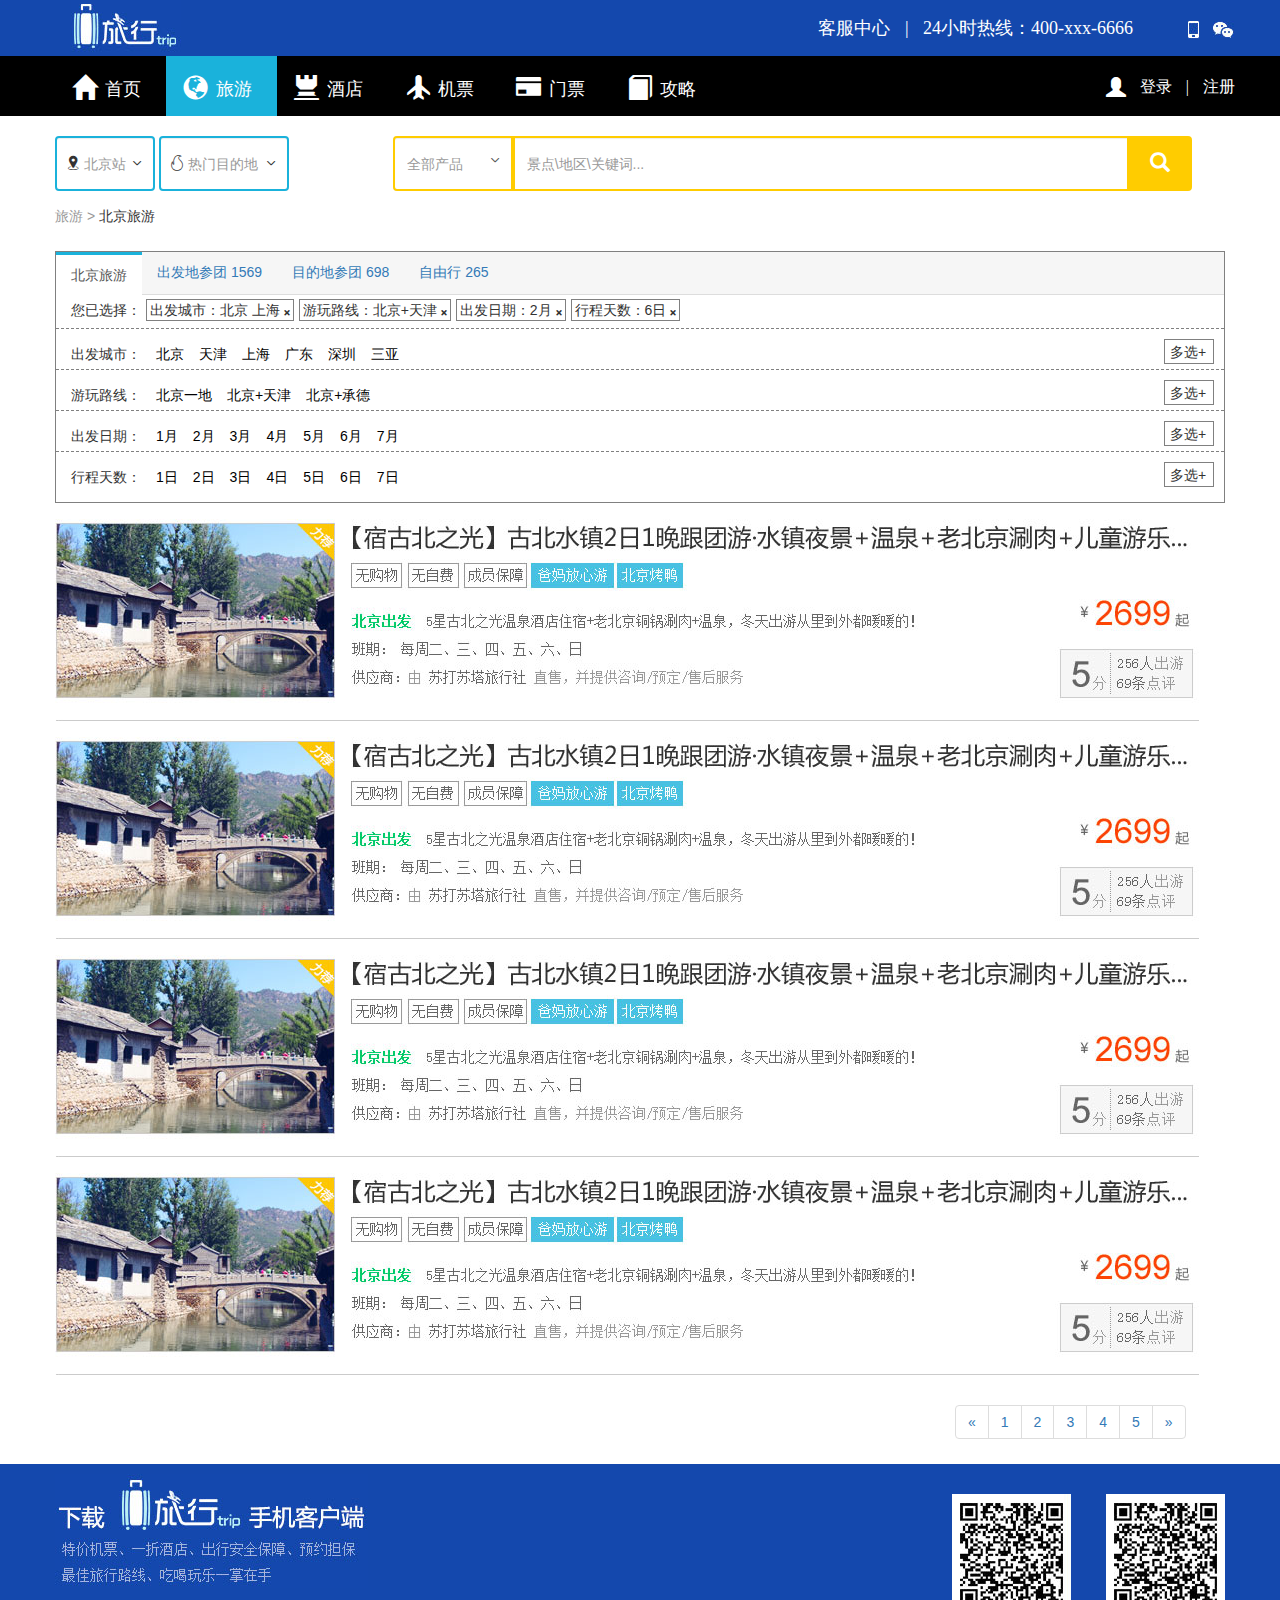
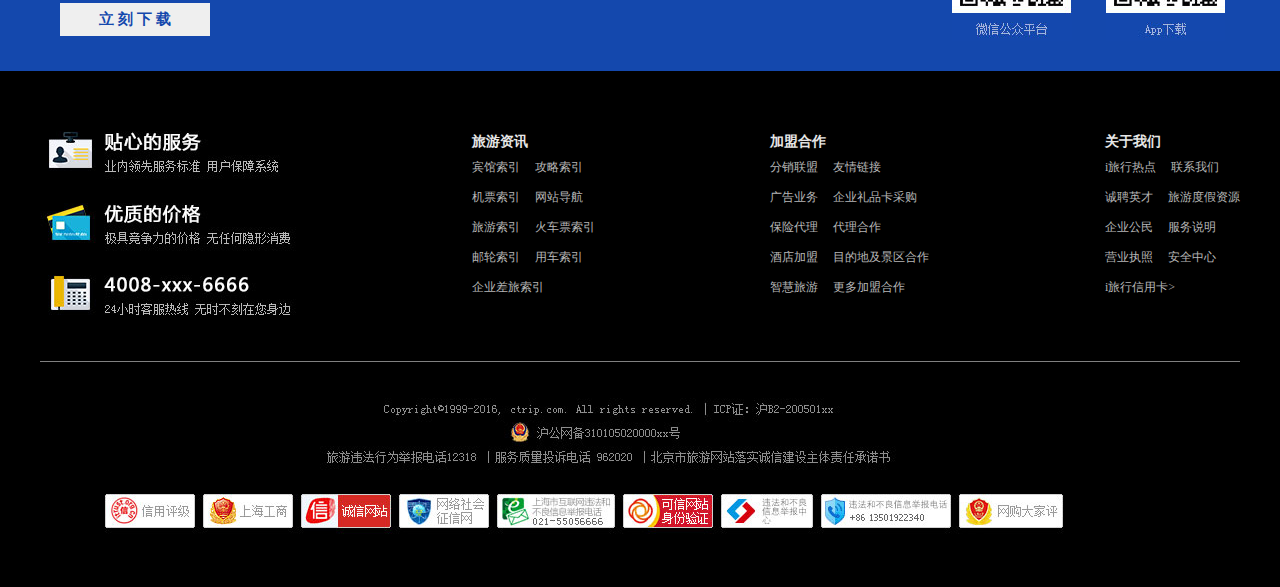
<file: 旅游/travel_list.html>
<!DOCTYPE html>
<html>
	<head>
		<meta charset="UTF-8">
		<title>旅游列表</title>
		<link rel="stylesheet" type="text/css" href="../css/样式清空.css"/>
		<link rel="stylesheet" type="text/css" href="../css/bootstrap.css"/>
		<link rel="stylesheet" type="text/css" href="../css/旅游/travel_list.css"/>
		<link rel="stylesheet" type="text/css" href="../iconfont/iconfont.css"/>
		<link rel="stylesheet" type="text/css" href="../css/topfoot.css"/>
	</head>
	<body>
		<!--头部-->
		<div class="container-fluid" style="background: #1448AD;height: 56px;">
			<div class="container">
				<nav class="navbar" style="margin: 0;">
					<div class="navbar-header">
				      <a class="navbar-brand" href="#">
				        <img alt="Brand" src="../img/首页/index/sy-logo.jpg"style="margin-top: -20px;">
				      </a>
				    </div>
				    <div class="navbar-right">
				    	<ul class="list-inline toper_text">
				    		<li>客服中心</li>
				    		<li>|</li>
				    		<li>24小时热线：400-xxx-6666</li>
				    		<li><a href="#"><img class="phone" src="../img/首页/index/sy-index-phone-white.jpg"/><img class="phone_wei" src="../img/首页/index/sy-erwei-phone.jpg"/></a></li>
				    		<li><a href="#"><img class="chat" src="../img/首页/index/sy-index-chat-white.jpg"/><img class="chat_wei" src="../img/首页/index/sy-erwei-chat.jpg"/></a></li>
				    	</ul>
				    </div>
				    
				</nav>
			</div>
		</div>
		<div class="container-fluid" style="background: #000000;">
			<div class="container">
					<ul class="nav navbar-nav daohang">
						<li><a href="../首页/index.html"><span class="glyphicon glyphicon-home"></span>首页</a></li>
						<li><a href="../旅游/travel.html" class="actives"><span class="glyphicon glyphicon-globe"></span>旅游</a></li>
						<li><a href="../酒店/tavern.html"><span class="glyphicon glyphicon-tower"></span>酒店</a></li>
						<li><a href="../机票/fiyTicket.html"><span class="glyphicon glyphicon-plane"></span>机票</a></li>
						<li><a href="#"><span class="glyphicon glyphicon-credit-card"></span>门票</a></li>
						<li><a href="../攻略/strategy.html"><span class="glyphicon glyphicon-book"></span>攻略</a></li>
					</ul>
					<ul class="list-inline top_text navbar-right">
						<li><span class="glyphicon glyphicon-user"></span></li>
						<li><a href="login.html">登录</a></li>
						<li>|</li>
						<li><a href="register.html">注册</a></li>
					</ul>
			</div>
		</div>
		<!--section部分-->
		<div class="container-fluid">
			<div class="container">
				<!--搜索部分-->
				<div class="form-inline sou">
					<div class="form-group didian">
						<span class="iconfont icon-yiliaohangyedeICON-"></span><span class="iconfont icon-xiala"></span>
						<input data-toggle="dropdown" type="text" class="form-control" placeholder="北京站" />
						<div class="dropdown-menu">
							<p>直接输入可搜索城市(暂时不支持汉字/拼音)</p>
							<ul class="nav nav-tabs tou">
								<li class="active">
									<a href="#name1" data-toggle="tab">热门城市</a>
								</li>
								<li>
									<a href="#name2" data-toggle="tab">AB</a>
								</li>
								<li>
									<a href="#name3" data-toggle="tab">CD</a>
								</li>
								<li>
									<a href="#name4" data-toggle="tab">EFG</a>
								</li>
								<li>
									<a href="#name5" data-toggle="tab">H</a>
								</li>
								<li>
									<a href="#name6" data-toggle="tab">J</a>
								</li>
								<li>
									<a href="#name7" data-toggle="tab">KL</a>
								</li>
								<li>
									<a href="#name8" data-toggle="tab">MNP</a>
								</li>
								<li>
									<a href="#name9" data-toggle="tab">QR</a>
								</li>
								<li>
									<a href="#name10" data-toggle="tab">S</a>
								</li>
								<li>
									<a href="#name11" data-toggle="tab">T</a>
								</li>
								<li>
									<a href="#name12" data-toggle="tab">W</a>
								</li>
							</ul>
							<div class="tab-content">
								<div class="tab-pane fade in active tab-txt" id="name1">
									<span></span>
									<div>
										<a class="tab-txt-active">北京市</a>
										<a>上海市</a>
										<a>广州市</a>
										<a>深圳市</a>
									</div>
									<div>
										<a>杭州市</a>
										<a>天津市</a>
										<a>重庆市</a>
										<a>成都市</a>
										<a>南京市</a>
									</div>
									<div>
										<a>苏州市</a>
										<a>上海市</a>
										<a>常州市</a>
										<a>温州市</a>
										<a>南京市</a>
									</div>
									<div>
										<a>长沙市</a>
										<a>石家庄市</a>
										<a>南昌市</a>
										<a>深圳市</a>
										<a>南京市</a>
									</div>
								</div>
								<div class="tab-pane fade in tab-txt" id="name2">
									<span>A</span>
									<div>
										<a class="tab-txt-active">上海市</a>
										<a>上海市</a>
										<a>广州市</a>
										<a>深圳市</a>
										<a>南京市</a>
									</div>
									<div>
										<a>北京市</a>
										<a>天津市</a>
										<a>重庆市</a>
										<a>成都市</a>
										<a>上海市</a>
									</div>
									<div>
										<a>上海市</a>
										<a>上海市</a>
										<a>常州市</a>
										<a>上海市</a>
										<a>南京市</a>
									</div>
									<div>
										<a>长沙市</a>
										<a>上海市</a>
										<a>南昌市</a>
										<a>深圳市</a>
										<a>南京市</a>
									</div>
								</div>
								<div class="tab-pane fade in tab-txt" id="name3">
									<span>C</span>
									<div>
										<a class="tab-txt-active">北京市</a>
										<a>上海市</a>
										<a>广州市</a>
										<a>深圳市</a>
										<a>南京市</a>
									</div>
									<div>
										<a>杭州市</a>
										<a>天津市</a>
										<a>重庆市</a>
										<a>成都市</a>
										<a>南京市</a>
									</div>
									<div>
										<a>苏州市</a>
										<a>上海市</a>
										<a>常州市</a>
										<a>温州市</a>
									</div>
									<div>
										<a>长沙市</a>
										<a>石家庄市</a>
										<a>南昌市</a>
										<a>深圳市</a>
										<a>南京市</a>
									</div>
								</div>
								<div class="tab-pane fade in tab-txt" id="name4">
									<span>E</span>
									<div>
										<a class="tab-txt-active">北京市</a>
										<a>上海市</a>
										<a>广州市</a>
										<a>深圳市</a>
										<a>南京市</a>
									</div>
									<div>
										<a>杭州市</a>
										<a>天津市</a>
										<a>重庆市</a>
										<a>成都市</a>
										<a>南京市</a>
									</div>
									<div>
										<a>苏州市</a>
										<a>上海市</a>
										<a>常州市</a>
										<a>温州市</a>
										<a>南京市</a>
									</div>
									<div>
										<a>长沙市</a>
										<a>石家庄市</a>
										<a>南昌市</a>
										<a>深圳市</a>
										<a>南京市</a>
									</div>
								</div>
								<div class="tab-pane fade in tab-txt" id="name5">
									<span>H</span>
									<div>
										<a class="tab-txt-active">北京市</a>
										<a>上海市</a>
										<a>广州市</a>
										<a>深圳市</a>
										<a>南京市</a>
									</div>
									<div>
										<a>杭州市</a>
										<a>天津市</a>
										<a>重庆市</a>
										<a>成都市</a>
										<a>南京市</a>
									</div>
									<div>
										<a>苏州市</a>
										<a>上海市</a>
										<a>温州市</a>
										<a>南京市</a>
									</div>
									<div>
										<a>长沙市</a>
										<a>石家庄市</a>
										<a>南昌市</a>
										<a>深圳市</a>
										<a>南京市</a>
									</div>
								</div>
								<div class="tab-pane fade in tab-txt" id="name6">
									<span>J</span>
									<div>
										<a class="tab-txt-active">北京市</a>
										<a>广州市</a>
										<a>深圳市</a>
										<a>南京市</a>
									</div>
									<div>
										<a>杭州市</a>
										<a>天津市</a>
										<a>重庆市</a>
										<a>成都市</a>
										<a>南京市</a>
									</div>
									<div>
										<a>苏州市</a>
										<a>常州市</a>
										<a>温州市</a>
										<a>南京市</a>
									</div>
									<div>
										<a>长沙市</a>
										<a>石家庄市</a>
										<a>南昌市</a>
										<a>深圳市</a>
										<a>南京市</a>
									</div>
								</div>
								<div class="tab-pane fade in tab-txt" id="name7">
									<span>K</span>
									<div>
										<a class="tab-txt-active">北京市</a>
										<a>上海市</a>
										<a>广州市</a>
										<a>深圳市</a>
										<a>南京市</a>
									</div>
									<div>
										<a>杭州市</a>
										<a>天津市</a>
										<a>成都市</a>
										<a>南京市</a>
									</div>
									<div>
										<a>苏州市</a>
										<a>温州市</a>
										<a>南京市</a>
									</div>
									<div>
										<a>长沙市</a>
										<a>石家庄市</a>
										<a>南昌市</a>
										<a>深圳市</a>
										<a>南京市</a>
									</div>
								</div>
								<div class="tab-pane fade in tab-txt" id="name8">
									<span>M</span>
									<div>
										<a class="tab-txt-active">北京市</a>
										<a>上海市</a>
										<a>广州市</a>
										<a>深圳市</a>
										<a>南京市</a>
									</div>
									<div>
										<a>杭州市</a>
										<a>天津市</a>
										<a>重庆市</a>
										<a>成都市</a>
										<a>南京市</a>
									</div>
									<div>
										<a>苏州市</a>
										<a>上海市</a>
										<a>常州市</a>
										<a>温州市</a>
										<a>南京市</a>
									</div>
									<div>
										<a>长沙市</a>
										<a>石家庄市</a>
										<a>南昌市</a>
										<a>深圳市</a>
										<a>南京市</a>
									</div>
								</div>
								<div class="tab-pane fade in tab-txt" id="name9">
									<span>Q</span>
									<div>
										<a class="tab-txt-active">北京市</a>
										<a>上海市</a>
										<a>广州市</a>
										<a>深圳市</a>
										<a>南京市</a>
									</div>
									<div>
										<a>杭州市</a>
										<a>天津市</a>
										<a>成都市</a>
										<a>南京市</a>
									</div>
									<div>
										<a>苏州市</a>
										<a>上海市</a>
										<a>常州市</a>
										<a>温州市</a>
										<a>南京市</a>
									</div>
									<div>
										<a>长沙市</a>
										<a>石家庄市</a>
										<a>深圳市</a>
										<a>南京市</a>
									</div>
								</div>
								<div class="tab-pane fade in tab-txt" id="name10">
									<span>S</span>
									<div>
										<a class="tab-txt-active">北京市</a>
										<a>上海市</a>
										<a>广州市</a>
										<a>深圳市</a>
										<a>南京市</a>
									</div>
									<div>
										<a>杭州市</a>
										<a>天津市</a>
										<a>重庆市</a>
										<a>成都市</a>
										<a>南京市</a>
									</div>
									<div>
										<a>苏州市</a>
										<a>上海市</a>
										<a>常州市</a>
										<a>温州市</a>
										<a>南京市</a>
									</div>
									<div>
										<a>长沙市</a>
										<a>石家庄市</a>
										<a>南昌市</a>
										<a>深圳市</a>
										<a>南京市</a>
									</div>
								</div>
							</div>
						</div>
						
						
						
					</div>
					<div class="form-group didian">
						<span class="iconfont icon-remen"></span><span class="iconfont icon-xiala"></span>
						<input data-toggle="dropdown" type="text" class="form-control" placeholder="热门目的地" />
						<div class="dropdown-menu">
							<p>直接输入可搜索城市(暂时不支持汉字/拼音)</p>
							<ul class="nav nav-tabs tou">
								<li class="active">
									<a href="#name1" data-toggle="tab">热门城市</a>
								</li>
								<li>
									<a href="#name2" data-toggle="tab">AB</a>
								</li>
								<li>
									<a href="#name3" data-toggle="tab">CD</a>
								</li>
								<li>
									<a href="#name4" data-toggle="tab">EFG</a>
								</li>
								<li>
									<a href="#name5" data-toggle="tab">H</a>
								</li>
								<li>
									<a href="#name6" data-toggle="tab">J</a>
								</li>
								<li>
									<a href="#name7" data-toggle="tab">KL</a>
								</li>
								<li>
									<a href="#name8" data-toggle="tab">MNP</a>
								</li>
								<li>
									<a href="#name9" data-toggle="tab">QR</a>
								</li>
								<li>
									<a href="#name10" data-toggle="tab">S</a>
								</li>
								<li>
									<a href="#name11" data-toggle="tab">T</a>
								</li>
								<li>
									<a href="#name12" data-toggle="tab">W</a>
								</li>
							</ul>
							<div class="tab-content">
								<div class="tab-pane fade in active tab-txt" id="name1">
									<span></span>
									<div>
										<a class="tab-txt-active">北京市</a>
										<a>上海市</a>
										<a>广州市</a>
										<a>深圳市</a>
									</div>
									<div>
										<a>杭州市</a>
										<a>天津市</a>
										<a>重庆市</a>
										<a>成都市</a>
										<a>南京市</a>
									</div>
									<div>
										<a>苏州市</a>
										<a>上海市</a>
										<a>常州市</a>
										<a>温州市</a>
										<a>南京市</a>
									</div>
									<div>
										<a>长沙市</a>
										<a>石家庄市</a>
										<a>南昌市</a>
										<a>深圳市</a>
										<a>南京市</a>
									</div>
								</div>
								<div class="tab-pane fade in tab-txt" id="name2">
									<span>A</span>
									<div>
										<a class="tab-txt-active">上海市</a>
										<a>上海市</a>
										<a>广州市</a>
										<a>深圳市</a>
										<a>南京市</a>
									</div>
									<div>
										<a>北京市</a>
										<a>天津市</a>
										<a>重庆市</a>
										<a>成都市</a>
										<a>上海市</a>
									</div>
									<div>
										<a>上海市</a>
										<a>上海市</a>
										<a>常州市</a>
										<a>上海市</a>
										<a>南京市</a>
									</div>
									<div>
										<a>长沙市</a>
										<a>上海市</a>
										<a>南昌市</a>
										<a>深圳市</a>
										<a>南京市</a>
									</div>
								</div>
								<div class="tab-pane fade in tab-txt" id="name3">
									<span>C</span>
									<div>
										<a class="tab-txt-active">北京市</a>
										<a>上海市</a>
										<a>广州市</a>
										<a>深圳市</a>
										<a>南京市</a>
									</div>
									<div>
										<a>杭州市</a>
										<a>天津市</a>
										<a>重庆市</a>
										<a>成都市</a>
										<a>南京市</a>
									</div>
									<div>
										<a>苏州市</a>
										<a>上海市</a>
										<a>常州市</a>
										<a>温州市</a>
									</div>
									<div>
										<a>长沙市</a>
										<a>石家庄市</a>
										<a>南昌市</a>
										<a>深圳市</a>
										<a>南京市</a>
									</div>
								</div>
								<div class="tab-pane fade in tab-txt" id="name4">
									<span>E</span>
									<div>
										<a class="tab-txt-active">北京市</a>
										<a>上海市</a>
										<a>广州市</a>
										<a>深圳市</a>
										<a>南京市</a>
									</div>
									<div>
										<a>杭州市</a>
										<a>天津市</a>
										<a>重庆市</a>
										<a>成都市</a>
										<a>南京市</a>
									</div>
									<div>
										<a>苏州市</a>
										<a>上海市</a>
										<a>常州市</a>
										<a>温州市</a>
										<a>南京市</a>
									</div>
									<div>
										<a>长沙市</a>
										<a>石家庄市</a>
										<a>南昌市</a>
										<a>深圳市</a>
										<a>南京市</a>
									</div>
								</div>
								<div class="tab-pane fade in tab-txt" id="name5">
									<span>H</span>
									<div>
										<a class="tab-txt-active">北京市</a>
										<a>上海市</a>
										<a>广州市</a>
										<a>深圳市</a>
										<a>南京市</a>
									</div>
									<div>
										<a>杭州市</a>
										<a>天津市</a>
										<a>重庆市</a>
										<a>成都市</a>
										<a>南京市</a>
									</div>
									<div>
										<a>苏州市</a>
										<a>上海市</a>
										<a>温州市</a>
										<a>南京市</a>
									</div>
									<div>
										<a>长沙市</a>
										<a>石家庄市</a>
										<a>南昌市</a>
										<a>深圳市</a>
										<a>南京市</a>
									</div>
								</div>
								<div class="tab-pane fade in tab-txt" id="name6">
									<span>J</span>
									<div>
										<a class="tab-txt-active">北京市</a>
										<a>广州市</a>
										<a>深圳市</a>
										<a>南京市</a>
									</div>
									<div>
										<a>杭州市</a>
										<a>天津市</a>
										<a>重庆市</a>
										<a>成都市</a>
										<a>南京市</a>
									</div>
									<div>
										<a>苏州市</a>
										<a>常州市</a>
										<a>温州市</a>
										<a>南京市</a>
									</div>
									<div>
										<a>长沙市</a>
										<a>石家庄市</a>
										<a>南昌市</a>
										<a>深圳市</a>
										<a>南京市</a>
									</div>
								</div>
								<div class="tab-pane fade in tab-txt" id="name7">
									<span>K</span>
									<div>
										<a class="tab-txt-active">北京市</a>
										<a>上海市</a>
										<a>广州市</a>
										<a>深圳市</a>
										<a>南京市</a>
									</div>
									<div>
										<a>杭州市</a>
										<a>天津市</a>
										<a>成都市</a>
										<a>南京市</a>
									</div>
									<div>
										<a>苏州市</a>
										<a>温州市</a>
										<a>南京市</a>
									</div>
									<div>
										<a>长沙市</a>
										<a>石家庄市</a>
										<a>南昌市</a>
										<a>深圳市</a>
										<a>南京市</a>
									</div>
								</div>
								<div class="tab-pane fade in tab-txt" id="name8">
									<span>M</span>
									<div>
										<a class="tab-txt-active">北京市</a>
										<a>上海市</a>
										<a>广州市</a>
										<a>深圳市</a>
										<a>南京市</a>
									</div>
									<div>
										<a>杭州市</a>
										<a>天津市</a>
										<a>重庆市</a>
										<a>成都市</a>
										<a>南京市</a>
									</div>
									<div>
										<a>苏州市</a>
										<a>上海市</a>
										<a>常州市</a>
										<a>温州市</a>
										<a>南京市</a>
									</div>
									<div>
										<a>长沙市</a>
										<a>石家庄市</a>
										<a>南昌市</a>
										<a>深圳市</a>
										<a>南京市</a>
									</div>
								</div>
								<div class="tab-pane fade in tab-txt" id="name9">
									<span>Q</span>
									<div>
										<a class="tab-txt-active">北京市</a>
										<a>上海市</a>
										<a>广州市</a>
										<a>深圳市</a>
										<a>南京市</a>
									</div>
									<div>
										<a>杭州市</a>
										<a>天津市</a>
										<a>成都市</a>
										<a>南京市</a>
									</div>
									<div>
										<a>苏州市</a>
										<a>上海市</a>
										<a>常州市</a>
										<a>温州市</a>
										<a>南京市</a>
									</div>
									<div>
										<a>长沙市</a>
										<a>石家庄市</a>
										<a>深圳市</a>
										<a>南京市</a>
									</div>
								</div>
								<div class="tab-pane fade in tab-txt" id="name10">
									<span>S</span>
									<div>
										<a class="tab-txt-active">北京市</a>
										<a>上海市</a>
										<a>广州市</a>
										<a>深圳市</a>
										<a>南京市</a>
									</div>
									<div>
										<a>杭州市</a>
										<a>天津市</a>
										<a>重庆市</a>
										<a>成都市</a>
										<a>南京市</a>
									</div>
									<div>
										<a>苏州市</a>
										<a>上海市</a>
										<a>常州市</a>
										<a>温州市</a>
										<a>南京市</a>
									</div>
									<div>
										<a>长沙市</a>
										<a>石家庄市</a>
										<a>南昌市</a>
										<a>深圳市</a>
										<a>南京市</a>
									</div>
								</div>
							</div>
						</div>
						
						
					</div>
					<div class="input-group">
						<span class="input-group-addon didian">
							<input data-toggle="dropdown"  type="text" class="form-control" placeholder="全部产品" style="width: 120px;" />
							<span class="iconfont icon-xiala"></span>
							<div class="dropdown-menu">
							<p>直接输入可搜索城市(暂时不支持汉字/拼音)</p>
							<ul class="nav nav-tabs tou">
								<li class="active">
									<a href="#name1" data-toggle="tab">热门城市</a>
								</li>
								<li>
									<a href="#name2" data-toggle="tab">AB</a>
								</li>
								<li>
									<a href="#name3" data-toggle="tab">CD</a>
								</li>
								<li>
									<a href="#name4" data-toggle="tab">EFG</a>
								</li>
								<li>
									<a href="#name5" data-toggle="tab">H</a>
								</li>
								<li>
									<a href="#name6" data-toggle="tab">J</a>
								</li>
								<li>
									<a href="#name7" data-toggle="tab">KL</a>
								</li>
								<li>
									<a href="#name8" data-toggle="tab">MNP</a>
								</li>
								<li>
									<a href="#name9" data-toggle="tab">QR</a>
								</li>
								<li>
									<a href="#name10" data-toggle="tab">S</a>
								</li>
								<li>
									<a href="#name11" data-toggle="tab">T</a>
								</li>
								<li>
									<a href="#name12" data-toggle="tab">W</a>
								</li>
							</ul>
							<div class="tab-content">
								<div class="tab-pane fade in active tab-txt" id="name1">
									<span></span>
									<div>
										<a class="tab-txt-active">北京市</a>
										<a>上海市</a>
										<a>广州市</a>
										<a>深圳市</a>
									</div>
									<div>
										<a>杭州市</a>
										<a>天津市</a>
										<a>重庆市</a>
										<a>成都市</a>
										<a>南京市</a>
									</div>
									<div>
										<a>苏州市</a>
										<a>上海市</a>
										<a>常州市</a>
										<a>温州市</a>
										<a>南京市</a>
									</div>
									<div>
										<a>长沙市</a>
										<a>石家庄市</a>
										<a>南昌市</a>
										<a>深圳市</a>
										<a>南京市</a>
									</div>
								</div>
								<div class="tab-pane fade in tab-txt" id="name2">
									<span>A</span>
									<div>
										<a class="tab-txt-active">上海市</a>
										<a>上海市</a>
										<a>广州市</a>
										<a>深圳市</a>
										<a>南京市</a>
									</div>
									<div>
										<a>北京市</a>
										<a>天津市</a>
										<a>重庆市</a>
										<a>成都市</a>
										<a>上海市</a>
									</div>
									<div>
										<a>上海市</a>
										<a>上海市</a>
										<a>常州市</a>
										<a>上海市</a>
										<a>南京市</a>
									</div>
									<div>
										<a>长沙市</a>
										<a>上海市</a>
										<a>南昌市</a>
										<a>深圳市</a>
										<a>南京市</a>
									</div>
								</div>
								<div class="tab-pane fade in tab-txt" id="name3">
									<span>C</span>
									<div>
										<a class="tab-txt-active">北京市</a>
										<a>上海市</a>
										<a>广州市</a>
										<a>深圳市</a>
										<a>南京市</a>
									</div>
									<div>
										<a>杭州市</a>
										<a>天津市</a>
										<a>重庆市</a>
										<a>成都市</a>
										<a>南京市</a>
									</div>
									<div>
										<a>苏州市</a>
										<a>上海市</a>
										<a>常州市</a>
										<a>温州市</a>
									</div>
									<div>
										<a>长沙市</a>
										<a>石家庄市</a>
										<a>南昌市</a>
										<a>深圳市</a>
										<a>南京市</a>
									</div>
								</div>
								<div class="tab-pane fade in tab-txt" id="name4">
									<span>E</span>
									<div>
										<a class="tab-txt-active">北京市</a>
										<a>上海市</a>
										<a>广州市</a>
										<a>深圳市</a>
										<a>南京市</a>
									</div>
									<div>
										<a>杭州市</a>
										<a>天津市</a>
										<a>重庆市</a>
										<a>成都市</a>
										<a>南京市</a>
									</div>
									<div>
										<a>苏州市</a>
										<a>上海市</a>
										<a>常州市</a>
										<a>温州市</a>
										<a>南京市</a>
									</div>
									<div>
										<a>长沙市</a>
										<a>石家庄市</a>
										<a>南昌市</a>
										<a>深圳市</a>
										<a>南京市</a>
									</div>
								</div>
								<div class="tab-pane fade in tab-txt" id="name5">
									<span>H</span>
									<div>
										<a class="tab-txt-active">北京市</a>
										<a>上海市</a>
										<a>广州市</a>
										<a>深圳市</a>
										<a>南京市</a>
									</div>
									<div>
										<a>杭州市</a>
										<a>天津市</a>
										<a>重庆市</a>
										<a>成都市</a>
										<a>南京市</a>
									</div>
									<div>
										<a>苏州市</a>
										<a>上海市</a>
										<a>温州市</a>
										<a>南京市</a>
									</div>
									<div>
										<a>长沙市</a>
										<a>石家庄市</a>
										<a>南昌市</a>
										<a>深圳市</a>
										<a>南京市</a>
									</div>
								</div>
								<div class="tab-pane fade in tab-txt" id="name6">
									<span>J</span>
									<div>
										<a class="tab-txt-active">北京市</a>
										<a>广州市</a>
										<a>深圳市</a>
										<a>南京市</a>
									</div>
									<div>
										<a>杭州市</a>
										<a>天津市</a>
										<a>重庆市</a>
										<a>成都市</a>
										<a>南京市</a>
									</div>
									<div>
										<a>苏州市</a>
										<a>常州市</a>
										<a>温州市</a>
										<a>南京市</a>
									</div>
									<div>
										<a>长沙市</a>
										<a>石家庄市</a>
										<a>南昌市</a>
										<a>深圳市</a>
										<a>南京市</a>
									</div>
								</div>
								<div class="tab-pane fade in tab-txt" id="name7">
									<span>K</span>
									<div>
										<a class="tab-txt-active">北京市</a>
										<a>上海市</a>
										<a>广州市</a>
										<a>深圳市</a>
										<a>南京市</a>
									</div>
									<div>
										<a>杭州市</a>
										<a>天津市</a>
										<a>成都市</a>
										<a>南京市</a>
									</div>
									<div>
										<a>苏州市</a>
										<a>温州市</a>
										<a>南京市</a>
									</div>
									<div>
										<a>长沙市</a>
										<a>石家庄市</a>
										<a>南昌市</a>
										<a>深圳市</a>
										<a>南京市</a>
									</div>
								</div>
								<div class="tab-pane fade in tab-txt" id="name8">
									<span>M</span>
									<div>
										<a class="tab-txt-active">北京市</a>
										<a>上海市</a>
										<a>广州市</a>
										<a>深圳市</a>
										<a>南京市</a>
									</div>
									<div>
										<a>杭州市</a>
										<a>天津市</a>
										<a>重庆市</a>
										<a>成都市</a>
										<a>南京市</a>
									</div>
									<div>
										<a>苏州市</a>
										<a>上海市</a>
										<a>常州市</a>
										<a>温州市</a>
										<a>南京市</a>
									</div>
									<div>
										<a>长沙市</a>
										<a>石家庄市</a>
										<a>南昌市</a>
										<a>深圳市</a>
										<a>南京市</a>
									</div>
								</div>
								<div class="tab-pane fade in tab-txt" id="name9">
									<span>Q</span>
									<div>
										<a class="tab-txt-active">北京市</a>
										<a>上海市</a>
										<a>广州市</a>
										<a>深圳市</a>
										<a>南京市</a>
									</div>
									<div>
										<a>杭州市</a>
										<a>天津市</a>
										<a>成都市</a>
										<a>南京市</a>
									</div>
									<div>
										<a>苏州市</a>
										<a>上海市</a>
										<a>常州市</a>
										<a>温州市</a>
										<a>南京市</a>
									</div>
									<div>
										<a>长沙市</a>
										<a>石家庄市</a>
										<a>深圳市</a>
										<a>南京市</a>
									</div>
								</div>
								<div class="tab-pane fade in tab-txt" id="name10">
									<span>S</span>
									<div>
										<a class="tab-txt-active">北京市</a>
										<a>上海市</a>
										<a>广州市</a>
										<a>深圳市</a>
										<a>南京市</a>
									</div>
									<div>
										<a>杭州市</a>
										<a>天津市</a>
										<a>重庆市</a>
										<a>成都市</a>
										<a>南京市</a>
									</div>
									<div>
										<a>苏州市</a>
										<a>上海市</a>
										<a>常州市</a>
										<a>温州市</a>
										<a>南京市</a>
									</div>
									<div>
										<a>长沙市</a>
										<a>石家庄市</a>
										<a>南昌市</a>
										<a>深圳市</a>
										<a>南京市</a>
									</div>
								</div>
							</div>
						</div>
							
							
						</span>
						<input type="text" class="form-control"  placeholder="景点\地区\关键词..." style="width: 616px;" />
						<span class="input-group-btn">
							<button class="btn btn-default"><span class="glyphicon glyphicon-search"></span></button>
						</span>
					</div>
				</div>
				<p style="line-height: 50px;"><span style="color: #999999;">旅游  > </span>北京旅游</p>
				<div class="box">
					<ul class="nav nav-tabs">
						<li class="active">
							<a href="#namet1" data-toggle="tab">北京旅游</a>
						</li>
						<li>
							<a href="#namet2" data-toggle="tab">出发地参团 <span>1569</span></a>
						</li>
						<li>
							<a href="#namet3" data-toggle="tab">目的地参团 <span>698</span></a>
						</li>
						<li>
							<a href="#namet4" data-toggle="tab">自由行 <span>265</span></a>
						</li>
					</ul>
					<div class="tab-content lvyou">
						<div class="tab-pane fade in active" id="namet1">
							<p>您已选择：<span>出发城市：<span>北京 上海</span> <span class="iconfont icon-cuowu"></span></span><span>游玩路线：<span>北京+天津</span> <span class="iconfont icon-cuowu"></span></span><span>出发日期：<span>2月</span> <span class="iconfont icon-cuowu"></span></span><span>行程天数：<span>6日</span> <span class="iconfont icon-cuowu"></span></span></p>
							<p class="xuan1">出发城市：<a>北京</a><a>天津</a><a>上海</a><a>广东</a><a>深圳</a><a>三亚</a><span>多选+</span></p>
							<p class="xuan2">游玩路线：<a>北京一地</a><a>北京+天津</a><a>北京+承德</a><span>多选+</span></p>
							<p class="xuan3">出发日期：<a>1月</a><a>2月</a><a>3月</a><a>4月</a><a>5月</a><a>6月</a><a>7月</a><span>多选+</span></p>
							<p class="xuan4">行程天数：<a>1日</a><a>2日</a><a>3日</a><a>4日</a><a>5日</a><a>6日</a><a>7日</a><span>多选+</span></p>
						</div>
						<div class="tab-pane fade" id="namet2">
							<p>您已选择：<span>出发城市：<span>深圳</span> <span class="iconfont icon-cuowu"></span></span><span>游玩路线：<span>北京+天津</span> <span class="iconfont icon-cuowu"></span></span><span>出发日期：<span>2月</span> <span class="iconfont icon-cuowu"></span></span><span>行程天数：<span>6日</span> <span class="iconfont icon-cuowu"></span></span></p>
							<p class="xuan1">出发城市：<a>北京</a><a>天津</a><a>上海</a><a>广东</a><a>深圳</a><a>三亚</a><span>多选+</span></p>
							<p class="xuan2">游玩路线：<a>北京一地</a><a>北京+天津</a><a>北京+承德</a><span>多选+</span></p>
							<p class="xuan3">出发日期：<a>1月</a><a>2月</a><a>3月</a><a>4月</a><a>5月</a><span>多选+</span></p>
							<p class="xuan4">行程天数：<a>1日</a><a>2日</a><a>3日</a><a>4日</a><a>5日</a><span>多选+</span></p>
						</div>
						<div class="tab-pane fade" id="namet3">
							<p>您已选择：<span>出发城市：<span>三亚</span> <span class="iconfont icon-cuowu"></span></span><span>游玩路线：<span>北京+天津</span> <span class="iconfont icon-cuowu"></span></span><span>出发日期：<span>2月</span> <span class="iconfont icon-cuowu"></span></span><span>行程天数：<span>6日</span> <span class="iconfont icon-cuowu"></span></span></p>
							<p class="xuan1">出发城市：<a>北京</a><a>天津</a><a>上海</a><a>广东</a><a>深圳</a><a>三亚</a><span>多选+</span></p>
							<p class="xuan2">游玩路线：<a>北京一地</a><a>北京+天津</a><a>北京+承德</a><span>多选+</span></p>
							<p class="xuan3">出发日期：<a>1月</a><a>2月</a><a>3月</a><a>4月</a><a>5月</a><a>6月</a><a>7月</a><a>8月</a><span>多选+</span></p>
							<p class="xuan4">行程天数：<a>1日</a><a>2日</a><a>3日</a><a>4日</a><a>5日</a><a>6日</a><a>7日</a><a>8日</a><span>多选+</span></p>
						</div>
						<div class="tab-pane fade" id="namet4">
							<p>您已选择：<span>出发城市：<span>上海</span> <span class="iconfont icon-cuowu"></span></span><span>游玩路线：<span>北京+天津</span> <span class="iconfont icon-cuowu"></span></span><span>出发日期：<span>2月</span> <span class="iconfont icon-cuowu"></span></span><span>行程天数：<span>6日</span> <span class="iconfont icon-cuowu"></span></span></p>
							<p class="xuan1">出发城市：<a>北京</a><a>天津</a><a>上海</a><a>广东</a><a>深圳</a><a>三亚</a><span>多选+</span></p>
							<p class="xuan2">游玩路线：<a>北京一地</a><a>北京+天津</a><a>北京+承德</a><span>多选+</span></p>
							<p class="xuan3">出发日期：<a>1月</a><a>2月</a><a>3月</a><a>4月</a><a>5月</a><a>6月</a><a>7月</a><a>8月</a><a>9月</a><span>多选+</span></p>
							<p class="xuan4">行程天数：<a>1日</a><a>2日</a><a>3日</a><a>4日</a><a>5日</a><a>6日</a><a>7日</a><a>8日</a><a>9日</a><span>多选+</span></p>
						</div>
					</div>
				</div>
				<!--列表-->
				<ul class="tu">
					<li><img src="../img/旅游/travel_list/img.jpg"/></li>
					<li><img src="../img/旅游/travel_list/img.jpg"/></li>
					<li><img src="../img/旅游/travel_list/img.jpg"/></li>
					<li><img src="../img/旅游/travel_list/img.jpg"/></li>
				</ul>
				<ul class="pagination" style="margin-left: 900px;">
					<li>
						<a href="#">&laquo;</a>
					</li>
					<li class="">
						<a href="#">1</a>
					</li>
					<li>
						<a href="#">2</a>
					</li>
					<li>
						<a href="#">3</a>
					</li>
					<li>
						<a href="#">4</a>
					</li>
					<li>
						<a href="#">5</a>
					</li>
					<li>
						<a href="#">&raquo;</a>
					</li>
				</ul>
				
				
			</div>
		</div>
		
		
		
		<!--页脚-->
		<div class="container-fluid downloads" style="background: #1448AD;padding: 10px 0 30px 0;">
			<div class="container">
				<div>
					<p><img src="../img/首页/index/sy-download.jpg" /></p>
					<button class="btn">立 刻 下 载</button>
				</div>
				<div>
					<img src="../img/首页/index/sy-chat-pingtai.jpg" />
					<img style="margin-left: 30px;" src="../img/首页/index/sy-app-download.jpg" />
				</div>
			</div>
		</div>
		<div class="container-fluid" style="background: #000000;">
			<div class="container" style="border-bottom: 1px solid gray;padding: 60px 0 30px 0;">
				<ul class="more">
					<li><img src="../img/首页/index/sy-fw.jpg"/></li>
					<li>
						<dl>
							<dt>旅游资讯</dt>
							<dd><a href="#">宾馆索引</a><a href="#">攻略索引</a></dd>
							<dd><a href="#">机票索引</a><a href="#">网站导航</a></dd>
							<dd><a href="#">旅游索引</a><a href="#">火车票索引</a></dd>
							<dd><a href="#">邮轮索引</a><a href="#">用车索引</a></dd>
							<dd><a href="#">企业差旅索引</a></dd>
							
						</dl>
					</li>
					<li>
						<dl>
							<dt>加盟合作</dt>
							<dd><a href="#">分销联盟</a><a href="#">友情链接</a></dd>
							<dd><a href="#">广告业务</a><a href="#">企业礼品卡采购</a></dd>
							<dd><a href="#">保险代理</a><a href="#">代理合作</a></dd>
							<dd><a href="#">酒店加盟</a><a href="#">目的地及景区合作</a></dd>
							<dd><a href="#">智慧旅游</a><a href="#">更多加盟合作</a></dd>
						</dl>
					</li>
					<li>
						<dl>
							<dt>关于我们</dt>
							<dd><a href="#">i旅行热点</a><a href="#">联系我们</a></dd>
							<dd><a href="#">诚聘英才</a><a href="#">旅游度假资源</a></dd>
							<dd><a href="#">企业公民</a><a href="#">服务说明</a></dd>
							<dd><a href="#">营业执照</a><a href="#">安全中心</a></dd>
							<dd><a href="#">i旅行信用卡></a></dd>
						</dl>
					</li>
				</ul>
									
			</div>
			<div class="container"style="padding: 20px 0;">
				<img src="../img/首页/index/sy-footer.jpg"/>
			</div>
		</div>
		<script src="../js/jquery-1.12.4.js" type="text/javascript" charset="utf-8"></script>
		<script src="../js/bootstrap.js" type="text/javascript" charset="utf-8"></script>
		<script src="../js/topfoot.js" type="text/javascript" charset="utf-8"></script>
		<script src="../js/旅游/travel_list.js" type="text/javascript" charset="utf-8"></script>
	</body>
</html>
</file>
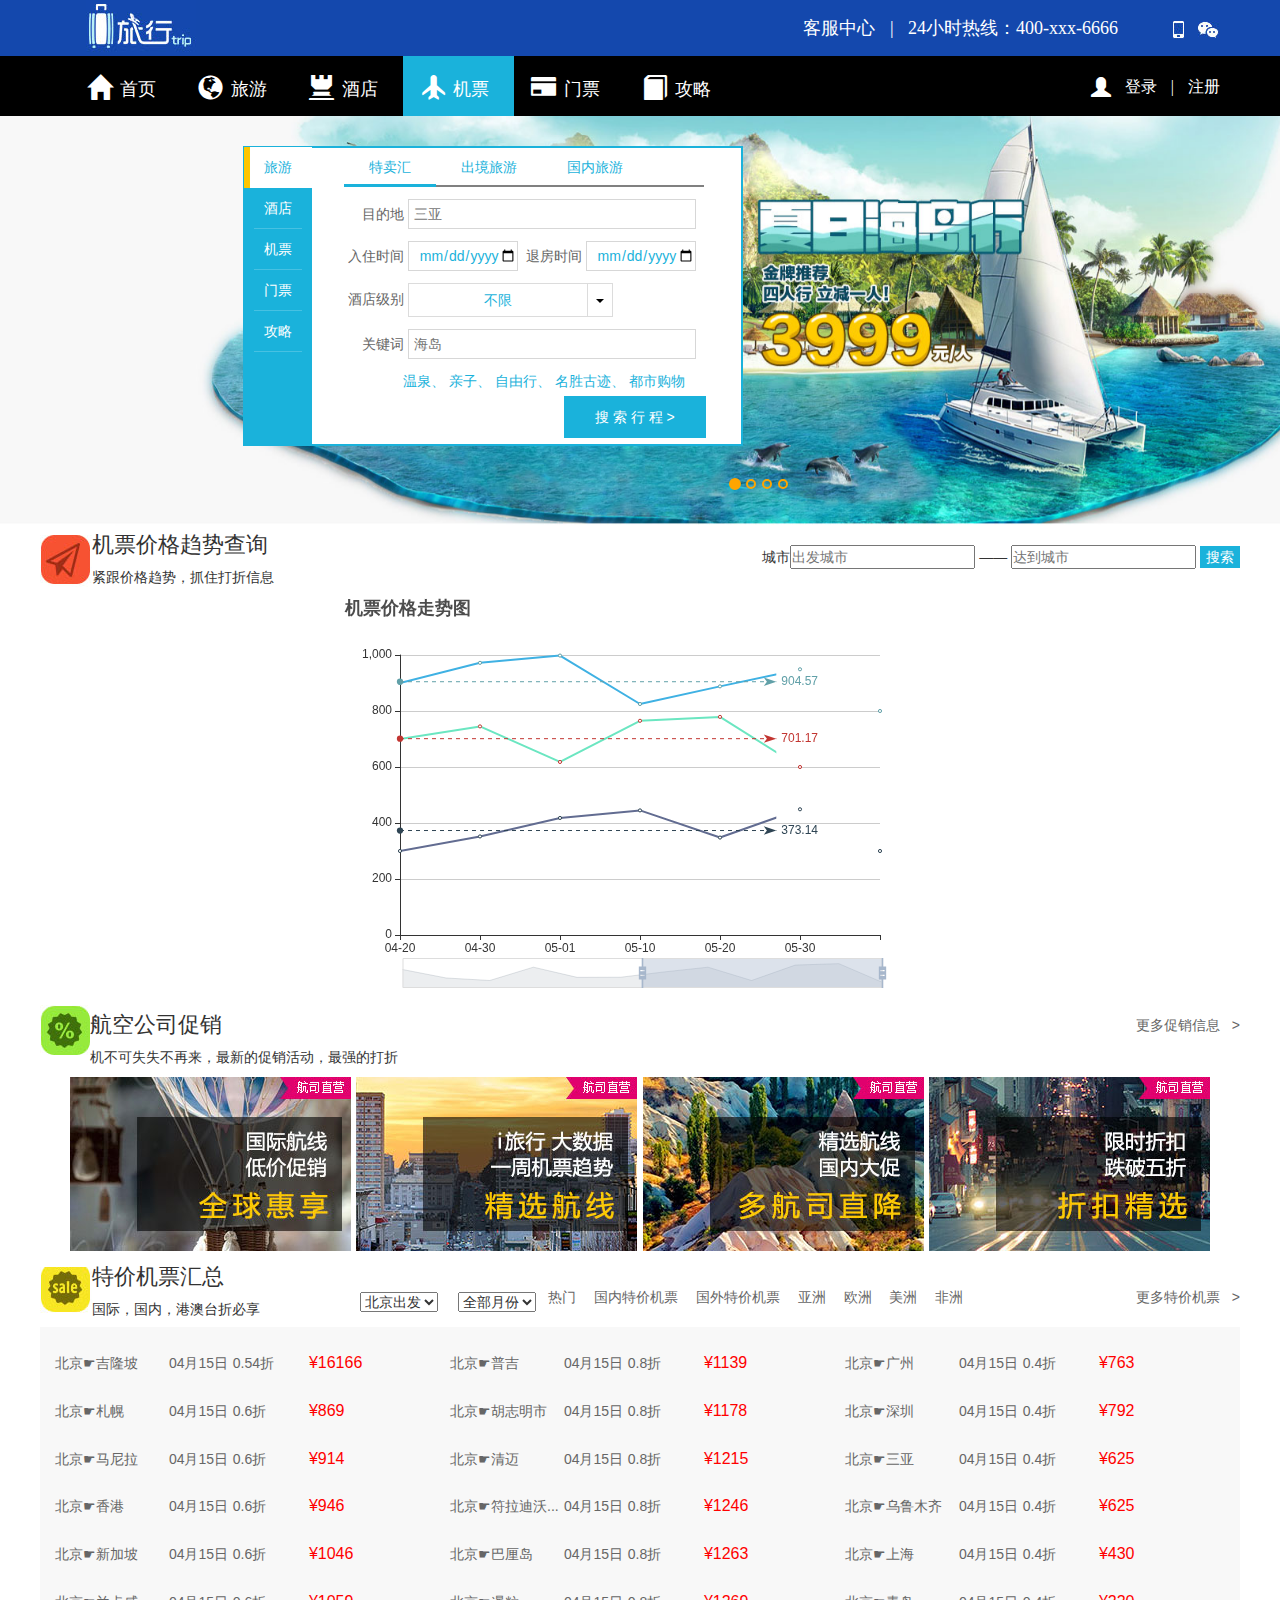
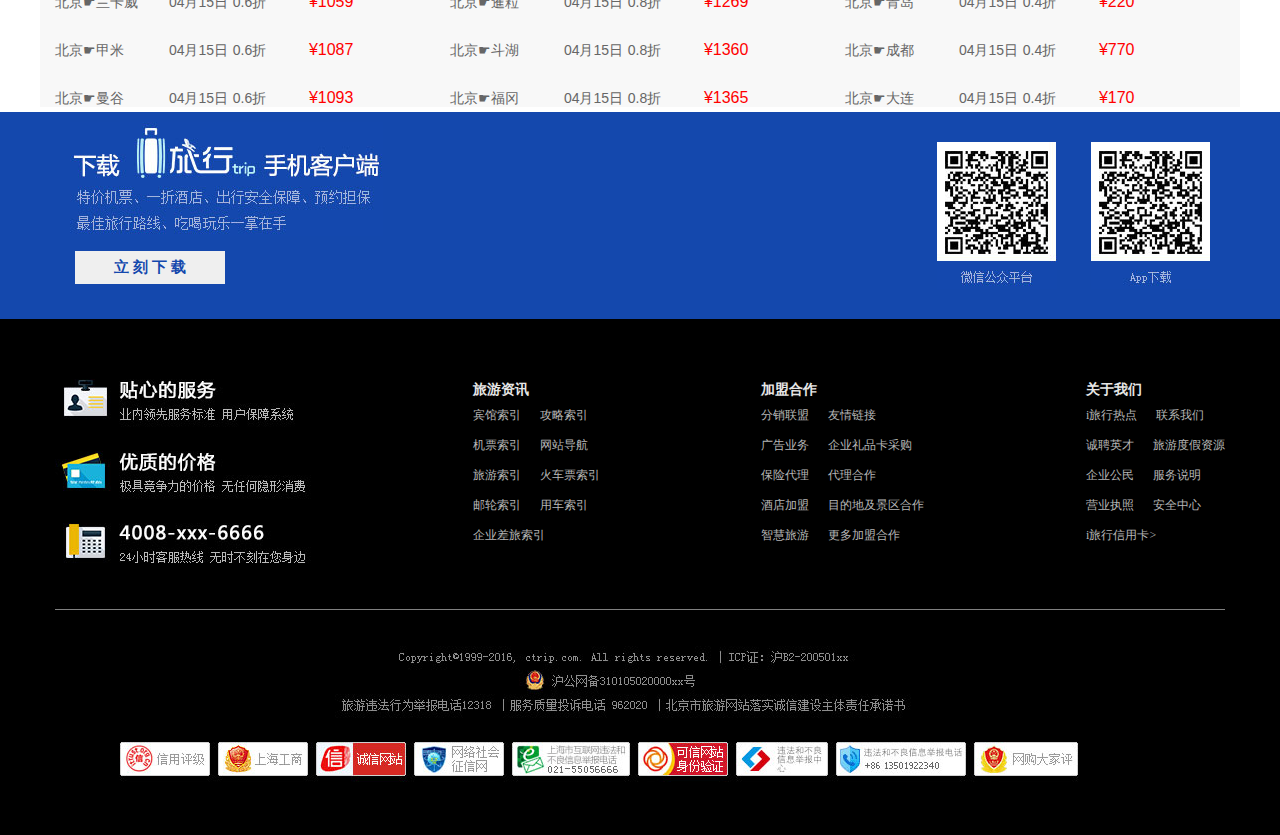
<file: 机票/fiyTicket.html>
<!DOCTYPE html>
<html>

	<head>
		<meta charset="UTF-8">
		<link rel="stylesheet" type="text/css" href="../css/样式清空.css" />
		<link rel="stylesheet" type="text/css" href="../css/bootstrap.css" />
		<link rel="stylesheet" type="text/css" href="../css/topfoot.css"/>
		<link rel="stylesheet" type="text/css" href="../css/机票/fiyTicket.css" />
		<title>机票</title>
	</head>

	<body>
		<!--头部-->
		<div class="container-fluid" style="background: #1448AD;height: 56px;">
			<div class="container">
				<nav class="navbar" style="margin: 0;">
					<div class="navbar-header">
						<a class="navbar-brand" href="#">
							<img alt="Brand" src="../img/首页/index/sy-logo.jpg" style="margin-top: -20px;">
						</a>
					</div>
					<div class="navbar-right">
						<ul class="list-inline toper_text">
							<li>客服中心</li>
							<li>|</li>
							<li>24小时热线：400-xxx-6666</li>
							<li>
								<a href="#"><img class="phone" src="../img/首页/index/sy-index-phone-white.jpg" /><img class="phone_wei" src="../img/首页/index/sy-erwei-phone.jpg" /></a>
							</li>
							<li>
								<a href="#"><img class="chat" src="../img/首页/index/sy-index-chat-white.jpg" /><img class="chat_wei" src="../img/首页/index/sy-erwei-chat.jpg" /></a>
							</li>
						</ul>
					</div>

				</nav>
			</div>
		</div>
		<div class="container-fluid" style="background: #000000;">
			<div class="container">
				<ul class="nav navbar-nav daohang">
					<li>
						<a href="../首页/index.html"><span class="glyphicon glyphicon-home"></span>首页</a>
					</li>
					<li>
						<a href="../旅游/travel.html"><span class="glyphicon glyphicon-globe"></span>旅游</a>
					</li>
					<li>
						<a href="../酒店/tavern.html"><span class="glyphicon glyphicon-tower"></span>酒店</a>
					</li>
					<li>
						<a href="../机票/fiyTicket.html" class="actives"><span class="glyphicon glyphicon-plane"></span>机票</a>
					</li>
					<li>
						<a href="#"><span class="glyphicon glyphicon-credit-card"></span>门票</a>
					</li>
					<li>
						<a href="../攻略/strategy.html"><span class="glyphicon glyphicon-book"></span>攻略</a>
					</li>
				</ul>
				<ul class="list-inline top_text navbar-right">
					<li><span class="glyphicon glyphicon-user"></span></li>
					<li>
						<a href="../首页/login.html">登录</a>
					</li>
					<li>|</li>
					<li>
						<a href="../首页/register.html">注册</a>
					</li>
				</ul>
			</div>
		</div>
		<!--banner部分-->
		<div class="banner">
			<div class="banner_lv">
				<div class="banner-top">
					<ul class="banner-nav-s">
						<li class="banner-active banner-active-one">
							<span>旅游</span>
							<div class="banner-box-right">
								<ul>
									<li class="banner-nav-h-active banner-h-po">
										特卖汇
										<div>

											<form action="#" method="post">
												<div class="mudi">
													<label for="mudi1">目的地</label>
													<input type="text" class="dropdown-toggle mudis" data-toggle="dropdown" id="mudi1" placeholder="三亚" />
													<div class="dropdown-menu">
														<p>直接输入可搜索城市(暂时不支持汉字/拼音)</p>
														<ul class="nav nav-tabs tou">
															<li class="active">
																<a href="#name1" data-toggle="tab">热门城市</a>
															</li>
															<li>
																<a href="#name2" data-toggle="tab">AB</a>
															</li>
															<li>
																<a href="#name3" data-toggle="tab">CD</a>
															</li>
															<li>
																<a href="#name4" data-toggle="tab">EFG</a>
															</li>
															<li>
																<a href="#name5" data-toggle="tab">H</a>
															</li>
															<li>
																<a href="#name6" data-toggle="tab">J</a>
															</li>
															<li>
																<a href="#name7" data-toggle="tab">KL</a>
															</li>
															<li>
																<a href="#name8" data-toggle="tab">MNP</a>
															</li>
															<li>
																<a href="#name9" data-toggle="tab">QR</a>
															</li>
															<li>
																<a href="#name10" data-toggle="tab">S</a>
															</li>
															<li>
																<a href="#name11" data-toggle="tab">T</a>
															</li>
															<li>
																<a href="#name12" data-toggle="tab">W</a>
															</li>
														</ul>
														<div class="tab-content">
															<div class="tab-pane fade in active tab-txt" id="name1">
																<span></span>
																<div>
																	<a class="tab-txt-active">北京市</a>
																	<a>上海市</a>
																	<a>广州市</a>
																	<a>深圳市</a>
																</div>
																<div>
																	<a>杭州市</a>
																	<a>天津市</a>
																	<a>重庆市</a>
																	<a>成都市</a>
																	<a>南京市</a>
																</div>
																<div>
																	<a>苏州市</a>
																	<a>上海市</a>
																	<a>常州市</a>
																	<a>温州市</a>
																	<a>南京市</a>
																</div>
																<div>
																	<a>长沙市</a>
																	<a>石家庄市</a>
																	<a>南昌市</a>
																	<a>深圳市</a>
																	<a>南京市</a>
																</div>
															</div>
															<div class="tab-pane fade in tab-txt" id="name2">
																<span>A</span>
																<div>
																	<a class="tab-txt-active">上海市</a>
																	<a>上海市</a>
																	<a>广州市</a>
																	<a>深圳市</a>
																	<a>南京市</a>
																</div>
																<div>
																	<a>北京市</a>
																	<a>天津市</a>
																	<a>重庆市</a>
																	<a>成都市</a>
																	<a>上海市</a>
																</div>
																<div>
																	<a>上海市</a>
																	<a>上海市</a>
																	<a>常州市</a>
																	<a>上海市</a>
																	<a>南京市</a>
																</div>
																<div>
																	<a>长沙市</a>
																	<a>上海市</a>
																	<a>南昌市</a>
																	<a>深圳市</a>
																	<a>南京市</a>
																</div>
															</div>
															<div class="tab-pane fade in tab-txt" id="name3">
																<span>C</span>
																<div>
																	<a class="tab-txt-active">北京市</a>
																	<a>上海市</a>
																	<a>广州市</a>
																	<a>深圳市</a>
																	<a>南京市</a>
																</div>
																<div>
																	<a>杭州市</a>
																	<a>天津市</a>
																	<a>重庆市</a>
																	<a>成都市</a>
																	<a>南京市</a>
																</div>
																<div>
																	<a>苏州市</a>
																	<a>上海市</a>
																	<a>常州市</a>
																	<a>温州市</a>
																</div>
																<div>
																	<a>长沙市</a>
																	<a>石家庄市</a>
																	<a>南昌市</a>
																	<a>深圳市</a>
																	<a>南京市</a>
																</div>
															</div>
															<div class="tab-pane fade in tab-txt" id="name4">
																<span>E</span>
																<div>
																	<a class="tab-txt-active">北京市</a>
																	<a>上海市</a>
																	<a>广州市</a>
																	<a>深圳市</a>
																	<a>南京市</a>
																</div>
																<div>
																	<a>杭州市</a>
																	<a>天津市</a>
																	<a>重庆市</a>
																	<a>成都市</a>
																	<a>南京市</a>
																</div>
																<div>
																	<a>苏州市</a>
																	<a>上海市</a>
																	<a>常州市</a>
																	<a>温州市</a>
																	<a>南京市</a>
																</div>
																<div>
																	<a>长沙市</a>
																	<a>石家庄市</a>
																	<a>南昌市</a>
																	<a>深圳市</a>
																	<a>南京市</a>
																</div>
															</div>
															<div class="tab-pane fade in tab-txt" id="name5">
																<span>H</span>
																<div>
																	<a class="tab-txt-active">北京市</a>
																	<a>上海市</a>
																	<a>广州市</a>
																	<a>深圳市</a>
																	<a>南京市</a>
																</div>
																<div>
																	<a>杭州市</a>
																	<a>天津市</a>
																	<a>重庆市</a>
																	<a>成都市</a>
																	<a>南京市</a>
																</div>
																<div>
																	<a>苏州市</a>
																	<a>上海市</a>
																	<a>温州市</a>
																	<a>南京市</a>
																</div>
																<div>
																	<a>长沙市</a>
																	<a>石家庄市</a>
																	<a>南昌市</a>
																	<a>深圳市</a>
																	<a>南京市</a>
																</div>
															</div>
															<div class="tab-pane fade in tab-txt" id="name6">
																<span>J</span>
																<div>
																	<a class="tab-txt-active">北京市</a>
																	<a>广州市</a>
																	<a>深圳市</a>
																	<a>南京市</a>
																</div>
																<div>
																	<a>杭州市</a>
																	<a>天津市</a>
																	<a>重庆市</a>
																	<a>成都市</a>
																	<a>南京市</a>
																</div>
																<div>
																	<a>苏州市</a>
																	<a>常州市</a>
																	<a>温州市</a>
																	<a>南京市</a>
																</div>
																<div>
																	<a>长沙市</a>
																	<a>石家庄市</a>
																	<a>南昌市</a>
																	<a>深圳市</a>
																	<a>南京市</a>
																</div>
															</div>
															<div class="tab-pane fade in tab-txt" id="name7">
																<span>K</span>
																<div>
																	<a class="tab-txt-active">北京市</a>
																	<a>上海市</a>
																	<a>广州市</a>
																	<a>深圳市</a>
																	<a>南京市</a>
																</div>
																<div>
																	<a>杭州市</a>
																	<a>天津市</a>
																	<a>成都市</a>
																	<a>南京市</a>
																</div>
																<div>
																	<a>苏州市</a>
																	<a>温州市</a>
																	<a>南京市</a>
																</div>
																<div>
																	<a>长沙市</a>
																	<a>石家庄市</a>
																	<a>南昌市</a>
																	<a>深圳市</a>
																	<a>南京市</a>
																</div>
															</div>
															<div class="tab-pane fade in tab-txt" id="name8">
																<span>M</span>
																<div>
																	<a class="tab-txt-active">北京市</a>
																	<a>上海市</a>
																	<a>广州市</a>
																	<a>深圳市</a>
																	<a>南京市</a>
																</div>
																<div>
																	<a>杭州市</a>
																	<a>天津市</a>
																	<a>重庆市</a>
																	<a>成都市</a>
																	<a>南京市</a>
																</div>
																<div>
																	<a>苏州市</a>
																	<a>上海市</a>
																	<a>常州市</a>
																	<a>温州市</a>
																	<a>南京市</a>
																</div>
																<div>
																	<a>长沙市</a>
																	<a>石家庄市</a>
																	<a>南昌市</a>
																	<a>深圳市</a>
																	<a>南京市</a>
																</div>
															</div>
															<div class="tab-pane fade in tab-txt" id="name9">
																<span>Q</span>
																<div>
																	<a class="tab-txt-active">北京市</a>
																	<a>上海市</a>
																	<a>广州市</a>
																	<a>深圳市</a>
																	<a>南京市</a>
																</div>
																<div>
																	<a>杭州市</a>
																	<a>天津市</a>
																	<a>成都市</a>
																	<a>南京市</a>
																</div>
																<div>
																	<a>苏州市</a>
																	<a>上海市</a>
																	<a>常州市</a>
																	<a>温州市</a>
																	<a>南京市</a>
																</div>
																<div>
																	<a>长沙市</a>
																	<a>石家庄市</a>
																	<a>深圳市</a>
																	<a>南京市</a>
																</div>
															</div>
															<div class="tab-pane fade in tab-txt" id="name10">
																<span>S</span>
																<div>
																	<a class="tab-txt-active">北京市</a>
																	<a>上海市</a>
																	<a>广州市</a>
																	<a>深圳市</a>
																	<a>南京市</a>
																</div>
																<div>
																	<a>杭州市</a>
																	<a>天津市</a>
																	<a>重庆市</a>
																	<a>成都市</a>
																	<a>南京市</a>
																</div>
																<div>
																	<a>苏州市</a>
																	<a>上海市</a>
																	<a>常州市</a>
																	<a>温州市</a>
																	<a>南京市</a>
																</div>
																<div>
																	<a>长沙市</a>
																	<a>石家庄市</a>
																	<a>南昌市</a>
																	<a>深圳市</a>
																	<a>南京市</a>
																</div>
															</div>
														</div>
													</div>
												</div>
												<div>
													<label for="ru1">入住时间</label>
													<input type="date" id="ru1" class="rus" placeholder="2016.12待定" />
													<label for="tui1">退房时间</label>
													<input type="date" id="tui1" class="tuis" placeholder="三亚" />
												</div>
												<div>
													<label>酒店级别</label>
													<div class="btn-group jibie">
														<input type="text" readonly="readonly" class="btn " value="不限" />
														<button type="button" class="btn  dropdown-toggle" data-toggle="dropdown">
										            <span class="caret" style="color: black;"></span>
										        </button>
														<ul class="dropdown-menu" style="min-width: 205px;">
															<li>
																<a>不限</a>
															</li>
															<li>
																<a>五星级|豪华</a>
															</li>
															<li>
																<a>四星级|高档</a>
															</li>
															<li>
																<a>三星级|舒适</a>
															</li>
															<li>
																<a>二星级及其他</a>
															</li>
														</ul>
													</div>
												</div>
												<div>
													<label for="important1">关键词</label>
													<input type="text" id="important1" class="importants" placeholder="海岛" />
												</div>
												<div class="text-center form-txt">
													<a>温泉</a>、
													<a>亲子</a>、
													<a>自由行</a>、
													<a>名胜古迹</a>、
													<a>都市购物</a>
												</div>
												<button class="btn">搜 索 行 程 ></button>
											</form>
										</div>
									</li>
									<li class=" banner-h-pos">
										出境旅游
										<div>
											<form action="#" method="post">
												<div class="mudi">
													<label for="mudi2">目的地</label>
													<input type="text" class="dropdown-toggle mudis" data-toggle="dropdown" id="mudi2" placeholder="三亚" />
													<div class="dropdown-menu">
														<p>直接输入可搜索城市(暂时不支持汉字/拼音)</p>
														<ul class="nav nav-tabs tou">
															<li class="active">
																<a href="#name1" data-toggle="tab">热门城市</a>
															</li>
															<li>
																<a href="#name2" data-toggle="tab">AB</a>
															</li>
															<li>
																<a href="#name3" data-toggle="tab">CD</a>
															</li>
															<li>
																<a href="#name4" data-toggle="tab">EFG</a>
															</li>
															<li>
																<a href="#name5" data-toggle="tab">H</a>
															</li>
															<li>
																<a href="#name6" data-toggle="tab">J</a>
															</li>
															<li>
																<a href="#name7" data-toggle="tab">KL</a>
															</li>
															<li>
																<a href="#name8" data-toggle="tab">MNP</a>
															</li>
															<li>
																<a href="#name9" data-toggle="tab">QR</a>
															</li>
															<li>
																<a href="#name10" data-toggle="tab">S</a>
															</li>
															<li>
																<a href="#name11" data-toggle="tab">T</a>
															</li>
															<li>
																<a href="#name12" data-toggle="tab">W</a>
															</li>
														</ul>
														<div class="tab-content">
															<div class="tab-pane fade in active tab-txt" id="name1">
																<span></span>
																<div>
																	<a class="tab-txt-active">北京市</a>
																	<a>上海市</a>
																	<a>广州市</a>
																	<a>深圳市</a>
																</div>
																<div>
																	<a>杭州市</a>
																	<a>天津市</a>
																	<a>重庆市</a>
																	<a>成都市</a>
																	<a>南京市</a>
																</div>
																<div>
																	<a>苏州市</a>
																	<a>上海市</a>
																	<a>常州市</a>
																	<a>温州市</a>
																	<a>南京市</a>
																</div>
																<div>
																	<a>长沙市</a>
																	<a>石家庄市</a>
																	<a>南昌市</a>
																	<a>深圳市</a>
																	<a>南京市</a>
																</div>
															</div>
															<div class="tab-pane fade in tab-txt" id="name2">
																<span>A</span>
																<div>
																	<a class="tab-txt-active">上海市</a>
																	<a>上海市</a>
																	<a>广州市</a>
																	<a>深圳市</a>
																	<a>南京市</a>
																</div>
																<div>
																	<a>北京市</a>
																	<a>天津市</a>
																	<a>重庆市</a>
																	<a>成都市</a>
																	<a>上海市</a>
																</div>
																<div>
																	<a>上海市</a>
																	<a>上海市</a>
																	<a>常州市</a>
																	<a>上海市</a>
																	<a>南京市</a>
																</div>
																<div>
																	<a>长沙市</a>
																	<a>上海市</a>
																	<a>南昌市</a>
																	<a>深圳市</a>
																	<a>南京市</a>
																</div>
															</div>
															<div class="tab-pane fade in tab-txt" id="name3">
																<span>C</span>
																<div>
																	<a class="tab-txt-active">北京市</a>
																	<a>上海市</a>
																	<a>广州市</a>
																	<a>深圳市</a>
																	<a>南京市</a>
																</div>
																<div>
																	<a>杭州市</a>
																	<a>天津市</a>
																	<a>重庆市</a>
																	<a>成都市</a>
																	<a>南京市</a>
																</div>
																<div>
																	<a>苏州市</a>
																	<a>上海市</a>
																	<a>常州市</a>
																	<a>温州市</a>
																</div>
																<div>
																	<a>长沙市</a>
																	<a>石家庄市</a>
																	<a>南昌市</a>
																	<a>深圳市</a>
																	<a>南京市</a>
																</div>
															</div>
															<div class="tab-pane fade in tab-txt" id="name4">
																<span>E</span>
																<div>
																	<a class="tab-txt-active">北京市</a>
																	<a>上海市</a>
																	<a>广州市</a>
																	<a>深圳市</a>
																	<a>南京市</a>
																</div>
																<div>
																	<a>杭州市</a>
																	<a>天津市</a>
																	<a>重庆市</a>
																	<a>成都市</a>
																	<a>南京市</a>
																</div>
																<div>
																	<a>苏州市</a>
																	<a>上海市</a>
																	<a>常州市</a>
																	<a>温州市</a>
																	<a>南京市</a>
																</div>
																<div>
																	<a>长沙市</a>
																	<a>石家庄市</a>
																	<a>南昌市</a>
																	<a>深圳市</a>
																	<a>南京市</a>
																</div>
															</div>
															<div class="tab-pane fade in tab-txt" id="name5">
																<span>H</span>
																<div>
																	<a class="tab-txt-active">北京市</a>
																	<a>上海市</a>
																	<a>广州市</a>
																	<a>深圳市</a>
																	<a>南京市</a>
																</div>
																<div>
																	<a>杭州市</a>
																	<a>天津市</a>
																	<a>重庆市</a>
																	<a>成都市</a>
																	<a>南京市</a>
																</div>
																<div>
																	<a>苏州市</a>
																	<a>上海市</a>
																	<a>温州市</a>
																	<a>南京市</a>
																</div>
																<div>
																	<a>长沙市</a>
																	<a>石家庄市</a>
																	<a>南昌市</a>
																	<a>深圳市</a>
																	<a>南京市</a>
																</div>
															</div>
															<div class="tab-pane fade in tab-txt" id="name6">
																<span>J</span>
																<div>
																	<a class="tab-txt-active">北京市</a>
																	<a>广州市</a>
																	<a>深圳市</a>
																	<a>南京市</a>
																</div>
																<div>
																	<a>杭州市</a>
																	<a>天津市</a>
																	<a>重庆市</a>
																	<a>成都市</a>
																	<a>南京市</a>
																</div>
																<div>
																	<a>苏州市</a>
																	<a>常州市</a>
																	<a>温州市</a>
																	<a>南京市</a>
																</div>
																<div>
																	<a>长沙市</a>
																	<a>石家庄市</a>
																	<a>南昌市</a>
																	<a>深圳市</a>
																	<a>南京市</a>
																</div>
															</div>
															<div class="tab-pane fade in tab-txt" id="name7">
																<span>K</span>
																<div>
																	<a class="tab-txt-active">北京市</a>
																	<a>上海市</a>
																	<a>广州市</a>
																	<a>深圳市</a>
																	<a>南京市</a>
																</div>
																<div>
																	<a>杭州市</a>
																	<a>天津市</a>
																	<a>成都市</a>
																	<a>南京市</a>
																</div>
																<div>
																	<a>苏州市</a>
																	<a>温州市</a>
																	<a>南京市</a>
																</div>
																<div>
																	<a>长沙市</a>
																	<a>石家庄市</a>
																	<a>南昌市</a>
																	<a>深圳市</a>
																	<a>南京市</a>
																</div>
															</div>
															<div class="tab-pane fade in tab-txt" id="name8">
																<span>M</span>
																<div>
																	<a class="tab-txt-active">北京市</a>
																	<a>上海市</a>
																	<a>广州市</a>
																	<a>深圳市</a>
																	<a>南京市</a>
																</div>
																<div>
																	<a>杭州市</a>
																	<a>天津市</a>
																	<a>重庆市</a>
																	<a>成都市</a>
																	<a>南京市</a>
																</div>
																<div>
																	<a>苏州市</a>
																	<a>上海市</a>
																	<a>常州市</a>
																	<a>温州市</a>
																	<a>南京市</a>
																</div>
																<div>
																	<a>长沙市</a>
																	<a>石家庄市</a>
																	<a>南昌市</a>
																	<a>深圳市</a>
																	<a>南京市</a>
																</div>
															</div>
															<div class="tab-pane fade in tab-txt" id="name9">
																<span>Q</span>
																<div>
																	<a class="tab-txt-active">北京市</a>
																	<a>上海市</a>
																	<a>广州市</a>
																	<a>深圳市</a>
																	<a>南京市</a>
																</div>
																<div>
																	<a>杭州市</a>
																	<a>天津市</a>
																	<a>成都市</a>
																	<a>南京市</a>
																</div>
																<div>
																	<a>苏州市</a>
																	<a>上海市</a>
																	<a>常州市</a>
																	<a>温州市</a>
																	<a>南京市</a>
																</div>
																<div>
																	<a>长沙市</a>
																	<a>石家庄市</a>
																	<a>深圳市</a>
																	<a>南京市</a>
																</div>
															</div>
															<div class="tab-pane fade in tab-txt" id="name10">
																<span>S</span>
																<div>
																	<a class="tab-txt-active">北京市</a>
																	<a>上海市</a>
																	<a>广州市</a>
																	<a>深圳市</a>
																	<a>南京市</a>
																</div>
																<div>
																	<a>杭州市</a>
																	<a>天津市</a>
																	<a>重庆市</a>
																	<a>成都市</a>
																	<a>南京市</a>
																</div>
																<div>
																	<a>苏州市</a>
																	<a>上海市</a>
																	<a>常州市</a>
																	<a>温州市</a>
																	<a>南京市</a>
																</div>
																<div>
																	<a>长沙市</a>
																	<a>石家庄市</a>
																	<a>南昌市</a>
																	<a>深圳市</a>
																	<a>南京市</a>
																</div>
															</div>
														</div>
													</div>
												</div>
												<div>
													<label for="ru2">入住时间</label>
													<input type="date" id="ru2" class="rus" placeholder="2016.12待定" />
													<label for="tui2">退房时间</label>
													<input type="date" id="tui2" class="tuis" placeholder="三亚" />
												</div>
												<div>
													<label>酒店级别</label>
													<div class="btn-group jibie">
														<input type="text" readonly="readonly" class="btn " value="不限" />
														<button type="button" class="btn  dropdown-toggle" data-toggle="dropdown">
							            <span class="caret" style="color: black;"></span>
							        </button>
														<ul class="dropdown-menu" style="min-width: 205px;">
															<li>
																<a>不限</a>
															</li>
															<li>
																<a>五星级|豪华</a>
															</li>
															<li>
																<a>四星级|高档</a>
															</li>
															<li>
																<a>三星级|舒适</a>
															</li>
															<li>
																<a>二星级及其他</a>
															</li>
														</ul>
													</div>
												</div>
												<div>
													<label for="important2">关键词</label>
													<input type="text" id="important2" class="importants" placeholder="海岛" />
												</div>
												<div class="text-center form-txt">
													<a>泰国</a>、
													<a>马尔代夫</a>、
													<a>夏威夷</a>、
													<a>美国</a>、
													<a>东南亚</a>
												</div>
												<button class="btn">搜 索 行 程 ></button>
											</form>
										</div>
									</li>
									<li class=" banner-h-poes">
										国内旅游
										<div>
											<form action="#" method="post">
												<div class="mudi">
													<label for="mudi3">目的地</label>
													<input type="text" class="dropdown-toggle mudis" data-toggle="dropdown" id="mudi3" placeholder="三亚" />
													<div class="dropdown-menu">
														<p>直接输入可搜索城市(暂时不支持汉字/拼音)</p>
														<ul class="nav nav-tabs tou">
															<li class="active">
																<a href="#name1" data-toggle="tab">热门城市</a>
															</li>
															<li>
																<a href="#name2" data-toggle="tab">AB</a>
															</li>
															<li>
																<a href="#name3" data-toggle="tab">CD</a>
															</li>
															<li>
																<a href="#name4" data-toggle="tab">EFG</a>
															</li>
															<li>
																<a href="#name5" data-toggle="tab">H</a>
															</li>
															<li>
																<a href="#name6" data-toggle="tab">J</a>
															</li>
															<li>
																<a href="#name7" data-toggle="tab">KL</a>
															</li>
															<li>
																<a href="#name8" data-toggle="tab">MNP</a>
															</li>
															<li>
																<a href="#name9" data-toggle="tab">QR</a>
															</li>
															<li>
																<a href="#name10" data-toggle="tab">S</a>
															</li>
															<li>
																<a href="#name11" data-toggle="tab">T</a>
															</li>
															<li>
																<a href="#name12" data-toggle="tab">W</a>
															</li>
														</ul>
														<div class="tab-content">
															<div class="tab-pane fade in active tab-txt" id="name1">
																<span></span>
																<div>
																	<a class="tab-txt-active">北京市</a>
																	<a>上海市</a>
																	<a>广州市</a>
																	<a>深圳市</a>
																</div>
																<div>
																	<a>杭州市</a>
																	<a>天津市</a>
																	<a>重庆市</a>
																	<a>成都市</a>
																	<a>南京市</a>
																</div>
																<div>
																	<a>苏州市</a>
																	<a>上海市</a>
																	<a>常州市</a>
																	<a>温州市</a>
																	<a>南京市</a>
																</div>
																<div>
																	<a>长沙市</a>
																	<a>石家庄市</a>
																	<a>南昌市</a>
																	<a>深圳市</a>
																	<a>南京市</a>
																</div>
															</div>
															<div class="tab-pane fade in tab-txt" id="name2">
																<span>A</span>
																<div>
																	<a class="tab-txt-active">上海市</a>
																	<a>上海市</a>
																	<a>广州市</a>
																	<a>深圳市</a>
																	<a>南京市</a>
																</div>
																<div>
																	<a>北京市</a>
																	<a>天津市</a>
																	<a>重庆市</a>
																	<a>成都市</a>
																	<a>上海市</a>
																</div>
																<div>
																	<a>上海市</a>
																	<a>上海市</a>
																	<a>常州市</a>
																	<a>上海市</a>
																	<a>南京市</a>
																</div>
																<div>
																	<a>长沙市</a>
																	<a>上海市</a>
																	<a>南昌市</a>
																	<a>深圳市</a>
																	<a>南京市</a>
																</div>
															</div>
															<div class="tab-pane fade in tab-txt" id="name3">
																<span>C</span>
																<div>
																	<a class="tab-txt-active">北京市</a>
																	<a>上海市</a>
																	<a>广州市</a>
																	<a>深圳市</a>
																	<a>南京市</a>
																</div>
																<div>
																	<a>杭州市</a>
																	<a>天津市</a>
																	<a>重庆市</a>
																	<a>成都市</a>
																	<a>南京市</a>
																</div>
																<div>
																	<a>苏州市</a>
																	<a>上海市</a>
																	<a>常州市</a>
																	<a>温州市</a>
																</div>
																<div>
																	<a>长沙市</a>
																	<a>石家庄市</a>
																	<a>南昌市</a>
																	<a>深圳市</a>
																	<a>南京市</a>
																</div>
															</div>
															<div class="tab-pane fade in tab-txt" id="name4">
																<span>E</span>
																<div>
																	<a class="tab-txt-active">北京市</a>
																	<a>上海市</a>
																	<a>广州市</a>
																	<a>深圳市</a>
																	<a>南京市</a>
																</div>
																<div>
																	<a>杭州市</a>
																	<a>天津市</a>
																	<a>重庆市</a>
																	<a>成都市</a>
																	<a>南京市</a>
																</div>
																<div>
																	<a>苏州市</a>
																	<a>上海市</a>
																	<a>常州市</a>
																	<a>温州市</a>
																	<a>南京市</a>
																</div>
																<div>
																	<a>长沙市</a>
																	<a>石家庄市</a>
																	<a>南昌市</a>
																	<a>深圳市</a>
																	<a>南京市</a>
																</div>
															</div>
															<div class="tab-pane fade in tab-txt" id="name5">
																<span>H</span>
																<div>
																	<a class="tab-txt-active">北京市</a>
																	<a>上海市</a>
																	<a>广州市</a>
																	<a>深圳市</a>
																	<a>南京市</a>
																</div>
																<div>
																	<a>杭州市</a>
																	<a>天津市</a>
																	<a>重庆市</a>
																	<a>成都市</a>
																	<a>南京市</a>
																</div>
																<div>
																	<a>苏州市</a>
																	<a>上海市</a>
																	<a>温州市</a>
																	<a>南京市</a>
																</div>
																<div>
																	<a>长沙市</a>
																	<a>石家庄市</a>
																	<a>南昌市</a>
																	<a>深圳市</a>
																	<a>南京市</a>
																</div>
															</div>
															<div class="tab-pane fade in tab-txt" id="name6">
																<span>J</span>
																<div>
																	<a class="tab-txt-active">北京市</a>
																	<a>广州市</a>
																	<a>深圳市</a>
																	<a>南京市</a>
																</div>
																<div>
																	<a>杭州市</a>
																	<a>天津市</a>
																	<a>重庆市</a>
																	<a>成都市</a>
																	<a>南京市</a>
																</div>
																<div>
																	<a>苏州市</a>
																	<a>常州市</a>
																	<a>温州市</a>
																	<a>南京市</a>
																</div>
																<div>
																	<a>长沙市</a>
																	<a>石家庄市</a>
																	<a>南昌市</a>
																	<a>深圳市</a>
																	<a>南京市</a>
																</div>
															</div>
															<div class="tab-pane fade in tab-txt" id="name7">
																<span>K</span>
																<div>
																	<a class="tab-txt-active">北京市</a>
																	<a>上海市</a>
																	<a>广州市</a>
																	<a>深圳市</a>
																	<a>南京市</a>
																</div>
																<div>
																	<a>杭州市</a>
																	<a>天津市</a>
																	<a>成都市</a>
																	<a>南京市</a>
																</div>
																<div>
																	<a>苏州市</a>
																	<a>温州市</a>
																	<a>南京市</a>
																</div>
																<div>
																	<a>长沙市</a>
																	<a>石家庄市</a>
																	<a>南昌市</a>
																	<a>深圳市</a>
																	<a>南京市</a>
																</div>
															</div>
															<div class="tab-pane fade in tab-txt" id="name8">
																<span>M</span>
																<div>
																	<a class="tab-txt-active">北京市</a>
																	<a>上海市</a>
																	<a>广州市</a>
																	<a>深圳市</a>
																	<a>南京市</a>
																</div>
																<div>
																	<a>杭州市</a>
																	<a>天津市</a>
																	<a>重庆市</a>
																	<a>成都市</a>
																	<a>南京市</a>
																</div>
																<div>
																	<a>苏州市</a>
																	<a>上海市</a>
																	<a>常州市</a>
																	<a>温州市</a>
																	<a>南京市</a>
																</div>
																<div>
																	<a>长沙市</a>
																	<a>石家庄市</a>
																	<a>南昌市</a>
																	<a>深圳市</a>
																	<a>南京市</a>
																</div>
															</div>
															<div class="tab-pane fade in tab-txt" id="name9">
																<span>Q</span>
																<div>
																	<a class="tab-txt-active">北京市</a>
																	<a>上海市</a>
																	<a>广州市</a>
																	<a>深圳市</a>
																	<a>南京市</a>
																</div>
																<div>
																	<a>杭州市</a>
																	<a>天津市</a>
																	<a>成都市</a>
																	<a>南京市</a>
																</div>
																<div>
																	<a>苏州市</a>
																	<a>上海市</a>
																	<a>常州市</a>
																	<a>温州市</a>
																	<a>南京市</a>
																</div>
																<div>
																	<a>长沙市</a>
																	<a>石家庄市</a>
																	<a>深圳市</a>
																	<a>南京市</a>
																</div>
															</div>
															<div class="tab-pane fade in tab-txt" id="name10">
																<span>S</span>
																<div>
																	<a class="tab-txt-active">北京市</a>
																	<a>上海市</a>
																	<a>广州市</a>
																	<a>深圳市</a>
																	<a>南京市</a>
																</div>
																<div>
																	<a>杭州市</a>
																	<a>天津市</a>
																	<a>重庆市</a>
																	<a>成都市</a>
																	<a>南京市</a>
																</div>
																<div>
																	<a>苏州市</a>
																	<a>上海市</a>
																	<a>常州市</a>
																	<a>温州市</a>
																	<a>南京市</a>
																</div>
																<div>
																	<a>长沙市</a>
																	<a>石家庄市</a>
																	<a>南昌市</a>
																	<a>深圳市</a>
																	<a>南京市</a>
																</div>
															</div>
														</div>
													</div>
												</div>
												<div>
													<label for="ru3">入住时间</label>
													<input type="date" id="ru3" class="rus" placeholder="2016.12待定" />
													<label for="tui3">退房时间</label>
													<input type="date" id="tui3" class="tuis" placeholder="三亚" />
												</div>
												<div>
													<label>酒店级别</label>
													<div class="btn-group jibie">
														<input type="text" readonly="readonly" class="btn " value="不限" />
														<button type="button" class="btn  dropdown-toggle" data-toggle="dropdown">
							            <span class="caret" style="color: black;"></span>
							        </button>
														<ul class="dropdown-menu" style="min-width: 205px;">
															<li>
																<a>不限</a>
															</li>
															<li>
																<a>五星级|豪华</a>
															</li>
															<li>
																<a>四星级|高档</a>
															</li>
															<li>
																<a>三星级|舒适</a>
															</li>
															<li>
																<a>二星级及其他</a>
															</li>
														</ul>
													</div>
												</div>
												<div>
													<label for="important3">关键词</label>
													<input type="text" id="important3" class="importants" placeholder="海岛" />
												</div>
												<div class="text-center form-txt">
													<a>三亚</a>、
													<a>厦门</a>、
													<a>山东</a>、
													<a>桂林</a>、
													<a>东北</a>
												</div>
												<button class="btn">搜 索 行 程 ></button>
											</form>
										</div>
									</li>
								</ul>

							</div>
						</li>
						<li class="banner-active-two">
							<span>酒店</span>
							<div class="banner-box-right">
								<ul>
									<li class="banner-nav-h-active banner-h-po">
										国内酒店
										<div>
											<form action="#" method="post">
												<div class="mudi">
													<label for="mudi4">目的地</label>
													<input type="text" class="dropdown-toggle mudis" data-toggle="dropdown" id="mudi4" placeholder="三亚" />
													<div class="dropdown-menu">
														<p>直接输入可搜索城市(暂时不支持汉字/拼音)</p>
														<ul class="nav nav-tabs tou">
															<li class="active">
																<a href="#name1" data-toggle="tab">热门城市</a>
															</li>
															<li>
																<a href="#name2" data-toggle="tab">AB</a>
															</li>
															<li>
																<a href="#name3" data-toggle="tab">CD</a>
															</li>
															<li>
																<a href="#name4" data-toggle="tab">EFG</a>
															</li>
															<li>
																<a href="#name5" data-toggle="tab">H</a>
															</li>
															<li>
																<a href="#name6" data-toggle="tab">J</a>
															</li>
															<li>
																<a href="#name7" data-toggle="tab">KL</a>
															</li>
															<li>
																<a href="#name8" data-toggle="tab">MNP</a>
															</li>
															<li>
																<a href="#name9" data-toggle="tab">QR</a>
															</li>
															<li>
																<a href="#name10" data-toggle="tab">S</a>
															</li>
															<li>
																<a href="#name11" data-toggle="tab">T</a>
															</li>
															<li>
																<a href="#name12" data-toggle="tab">W</a>
															</li>
														</ul>
														<div class="tab-content">
															<div class="tab-pane fade in active tab-txt" id="name1">
																<span></span>
																<div>
																	<a class="tab-txt-active">北京市</a>
																	<a>上海市</a>
																	<a>广州市</a>
																	<a>深圳市</a>
																</div>
																<div>
																	<a>杭州市</a>
																	<a>天津市</a>
																	<a>重庆市</a>
																	<a>成都市</a>
																	<a>南京市</a>
																</div>
																<div>
																	<a>苏州市</a>
																	<a>上海市</a>
																	<a>常州市</a>
																	<a>温州市</a>
																	<a>南京市</a>
																</div>
																<div>
																	<a>长沙市</a>
																	<a>石家庄市</a>
																	<a>南昌市</a>
																	<a>深圳市</a>
																	<a>南京市</a>
																</div>
															</div>
															<div class="tab-pane fade in tab-txt" id="name2">
																<span>A</span>
																<div>
																	<a class="tab-txt-active">上海市</a>
																	<a>上海市</a>
																	<a>广州市</a>
																	<a>深圳市</a>
																	<a>南京市</a>
																</div>
																<div>
																	<a>北京市</a>
																	<a>天津市</a>
																	<a>重庆市</a>
																	<a>成都市</a>
																	<a>上海市</a>
																</div>
																<div>
																	<a>上海市</a>
																	<a>上海市</a>
																	<a>常州市</a>
																	<a>上海市</a>
																	<a>南京市</a>
																</div>
																<div>
																	<a>长沙市</a>
																	<a>上海市</a>
																	<a>南昌市</a>
																	<a>深圳市</a>
																	<a>南京市</a>
																</div>
															</div>
															<div class="tab-pane fade in tab-txt" id="name3">
																<span>C</span>
																<div>
																	<a class="tab-txt-active">北京市</a>
																	<a>上海市</a>
																	<a>广州市</a>
																	<a>深圳市</a>
																	<a>南京市</a>
																</div>
																<div>
																	<a>杭州市</a>
																	<a>天津市</a>
																	<a>重庆市</a>
																	<a>成都市</a>
																	<a>南京市</a>
																</div>
																<div>
																	<a>苏州市</a>
																	<a>上海市</a>
																	<a>常州市</a>
																	<a>温州市</a>
																</div>
																<div>
																	<a>长沙市</a>
																	<a>石家庄市</a>
																	<a>南昌市</a>
																	<a>深圳市</a>
																	<a>南京市</a>
																</div>
															</div>
															<div class="tab-pane fade in tab-txt" id="name4">
																<span>E</span>
																<div>
																	<a class="tab-txt-active">北京市</a>
																	<a>上海市</a>
																	<a>广州市</a>
																	<a>深圳市</a>
																	<a>南京市</a>
																</div>
																<div>
																	<a>杭州市</a>
																	<a>天津市</a>
																	<a>重庆市</a>
																	<a>成都市</a>
																	<a>南京市</a>
																</div>
																<div>
																	<a>苏州市</a>
																	<a>上海市</a>
																	<a>常州市</a>
																	<a>温州市</a>
																	<a>南京市</a>
																</div>
																<div>
																	<a>长沙市</a>
																	<a>石家庄市</a>
																	<a>南昌市</a>
																	<a>深圳市</a>
																	<a>南京市</a>
																</div>
															</div>
															<div class="tab-pane fade in tab-txt" id="name5">
																<span>H</span>
																<div>
																	<a class="tab-txt-active">北京市</a>
																	<a>上海市</a>
																	<a>广州市</a>
																	<a>深圳市</a>
																	<a>南京市</a>
																</div>
																<div>
																	<a>杭州市</a>
																	<a>天津市</a>
																	<a>重庆市</a>
																	<a>成都市</a>
																	<a>南京市</a>
																</div>
																<div>
																	<a>苏州市</a>
																	<a>上海市</a>
																	<a>温州市</a>
																	<a>南京市</a>
																</div>
																<div>
																	<a>长沙市</a>
																	<a>石家庄市</a>
																	<a>南昌市</a>
																	<a>深圳市</a>
																	<a>南京市</a>
																</div>
															</div>
															<div class="tab-pane fade in tab-txt" id="name6">
																<span>J</span>
																<div>
																	<a class="tab-txt-active">北京市</a>
																	<a>广州市</a>
																	<a>深圳市</a>
																	<a>南京市</a>
																</div>
																<div>
																	<a>杭州市</a>
																	<a>天津市</a>
																	<a>重庆市</a>
																	<a>成都市</a>
																	<a>南京市</a>
																</div>
																<div>
																	<a>苏州市</a>
																	<a>常州市</a>
																	<a>温州市</a>
																	<a>南京市</a>
																</div>
																<div>
																	<a>长沙市</a>
																	<a>石家庄市</a>
																	<a>南昌市</a>
																	<a>深圳市</a>
																	<a>南京市</a>
																</div>
															</div>
															<div class="tab-pane fade in tab-txt" id="name7">
																<span>K</span>
																<div>
																	<a class="tab-txt-active">北京市</a>
																	<a>上海市</a>
																	<a>广州市</a>
																	<a>深圳市</a>
																	<a>南京市</a>
																</div>
																<div>
																	<a>杭州市</a>
																	<a>天津市</a>
																	<a>成都市</a>
																	<a>南京市</a>
																</div>
																<div>
																	<a>苏州市</a>
																	<a>温州市</a>
																	<a>南京市</a>
																</div>
																<div>
																	<a>长沙市</a>
																	<a>石家庄市</a>
																	<a>南昌市</a>
																	<a>深圳市</a>
																	<a>南京市</a>
																</div>
															</div>
															<div class="tab-pane fade in tab-txt" id="name8">
																<span>M</span>
																<div>
																	<a class="tab-txt-active">北京市</a>
																	<a>上海市</a>
																	<a>广州市</a>
																	<a>深圳市</a>
																	<a>南京市</a>
																</div>
																<div>
																	<a>杭州市</a>
																	<a>天津市</a>
																	<a>重庆市</a>
																	<a>成都市</a>
																	<a>南京市</a>
																</div>
																<div>
																	<a>苏州市</a>
																	<a>上海市</a>
																	<a>常州市</a>
																	<a>温州市</a>
																	<a>南京市</a>
																</div>
																<div>
																	<a>长沙市</a>
																	<a>石家庄市</a>
																	<a>南昌市</a>
																	<a>深圳市</a>
																	<a>南京市</a>
																</div>
															</div>
															<div class="tab-pane fade in tab-txt" id="name9">
																<span>Q</span>
																<div>
																	<a class="tab-txt-active">北京市</a>
																	<a>上海市</a>
																	<a>广州市</a>
																	<a>深圳市</a>
																	<a>南京市</a>
																</div>
																<div>
																	<a>杭州市</a>
																	<a>天津市</a>
																	<a>成都市</a>
																	<a>南京市</a>
																</div>
																<div>
																	<a>苏州市</a>
																	<a>上海市</a>
																	<a>常州市</a>
																	<a>温州市</a>
																	<a>南京市</a>
																</div>
																<div>
																	<a>长沙市</a>
																	<a>石家庄市</a>
																	<a>深圳市</a>
																	<a>南京市</a>
																</div>
															</div>
															<div class="tab-pane fade in tab-txt" id="name10">
																<span>S</span>
																<div>
																	<a class="tab-txt-active">北京市</a>
																	<a>上海市</a>
																	<a>广州市</a>
																	<a>深圳市</a>
																	<a>南京市</a>
																</div>
																<div>
																	<a>杭州市</a>
																	<a>天津市</a>
																	<a>重庆市</a>
																	<a>成都市</a>
																	<a>南京市</a>
																</div>
																<div>
																	<a>苏州市</a>
																	<a>上海市</a>
																	<a>常州市</a>
																	<a>温州市</a>
																	<a>南京市</a>
																</div>
																<div>
																	<a>长沙市</a>
																	<a>石家庄市</a>
																	<a>南昌市</a>
																	<a>深圳市</a>
																	<a>南京市</a>
																</div>
															</div>
														</div>
													</div>
												</div>
												<div>
													<label for="ru4">入住时间</label>
													<input type="date" id="ru4" class="rus" placeholder="2016.12待定" />
													<label for="tui4">退房时间</label>
													<input type="date" id="tui4" class="tuis" placeholder="三亚" />
												</div>
												<div>
													<label>酒店级别</label>
													<div class="btn-group jibie">
														<input type="text" readonly="readonly" class="btn " value="不限" />
														<button type="button" class="btn  dropdown-toggle" data-toggle="dropdown">
							            <span class="caret" style="color: black;"></span>
							        </button>
														<ul class="dropdown-menu" style="min-width: 205px;">
															<li>
																<a>不限</a>
															</li>
															<li>
																<a>五星级|豪华</a>
															</li>
															<li>
																<a>四星级|高档</a>
															</li>
															<li>
																<a>三星级|舒适</a>
															</li>
															<li>
																<a>二星级及其他</a>
															</li>
														</ul>
													</div>
												</div>
												<div>
													<label for="important4">关键词</label>
													<input type="text" id="important4" class="importants" placeholder="海岛" />
												</div>
												<div class="text-center form-txt">
													<a>三亚</a>、
													<a>厦门</a>、
													<a>山东</a>、
													<a>桂林</a>、
													<a>东北</a>
												</div>
												<button class="btn">搜 索 行 程 ></button>
											</form>
										</div>
									</li>
									<li class="banner-h-pos">
										海外酒店
										<div>
											<div class=" banner-box-right-text">
												<div style="border: none;">
													<p><span>热门城市：</span>
														<a>上海</a>
														<a>广州</a>
														<a>深圳</a>
														<a>北京</a>
														<a>成都</a>
														<a>杭州</a>
													</p>
													<p><span>热门活动：</span>
														<a>门票特权日</a>
														<a>广州</a>
														<a>深圳</a>
														<a>北京</a>
														<a>成都</a>
														<a>杭州</a>
													</p>
												</div>
											</div>
										</div>
									</li>
									<li class="banner-h-poes">
										酒店团购
										<div class="banner-box-right banner-box-right-text">
											<div>
												<p><span>热门城市：</span>
													<a>上海</a>
													<a>广州</a>
													<a>深圳</a>
													<a>北京</a>
													<a>成都</a>
													<a>杭州</a>
												</p>
												<p><span>热门活动：</span>
													<a>门票特权日</a>
													<a>广州</a>
													<a>深圳</a>
													<a>北京</a>
													<a>成都</a>
													<a>杭州</a>
												</p>
												<p><span>热门团购：</span>
													<a>度假公寓</a>
													<a>广州</a>
													<a>深圳</a>
													<a>北京</a>
													<a>成都</a>
													<a>杭州</a>
												</p>
												<p><span>热门推荐：</span>
													<a>东方盐湖城</a>
													<a>广州</a>
													<a>深圳</a>
													<a>北京</a>
													<a>成都</a>
													<a>杭州</a>
												</p>
											</div>
										</div>
									</li>
								</ul>
							</div>
						</li>
						<li class="banner-active-three">
							<span>机票</span>
							<div class="banner-box-right">
								<ul>
									<li class="banner-nav-h-active banner-h-po">
										国内机票
										<div>
											<form action="#" method="post">
												<div class="mudi">
													<label for="mudi5">目的地</label>
													<input type="text" class="dropdown-toggle mudis" data-toggle="dropdown" id="mudi5" placeholder="三亚" />
													<div class="dropdown-menu">
														<p>直接输入可搜索城市(暂时不支持汉字/拼音)</p>
														<ul class="nav nav-tabs tou">
															<li class="active">
																<a href="#name1" data-toggle="tab">热门城市</a>
															</li>
															<li>
																<a href="#name2" data-toggle="tab">AB</a>
															</li>
															<li>
																<a href="#name3" data-toggle="tab">CD</a>
															</li>
															<li>
																<a href="#name4" data-toggle="tab">EFG</a>
															</li>
															<li>
																<a href="#name5" data-toggle="tab">H</a>
															</li>
															<li>
																<a href="#name6" data-toggle="tab">J</a>
															</li>
															<li>
																<a href="#name7" data-toggle="tab">KL</a>
															</li>
															<li>
																<a href="#name8" data-toggle="tab">MNP</a>
															</li>
															<li>
																<a href="#name9" data-toggle="tab">QR</a>
															</li>
															<li>
																<a href="#name10" data-toggle="tab">S</a>
															</li>
															<li>
																<a href="#name11" data-toggle="tab">T</a>
															</li>
															<li>
																<a href="#name12" data-toggle="tab">W</a>
															</li>
														</ul>
														<div class="tab-content">
															<div class="tab-pane fade in active tab-txt" id="name1">
																<span></span>
																<div>
																	<a class="tab-txt-active">北京市</a>
																	<a>上海市</a>
																	<a>广州市</a>
																	<a>深圳市</a>
																</div>
																<div>
																	<a>杭州市</a>
																	<a>天津市</a>
																	<a>重庆市</a>
																	<a>成都市</a>
																	<a>南京市</a>
																</div>
																<div>
																	<a>苏州市</a>
																	<a>上海市</a>
																	<a>常州市</a>
																	<a>温州市</a>
																	<a>南京市</a>
																</div>
																<div>
																	<a>长沙市</a>
																	<a>石家庄市</a>
																	<a>南昌市</a>
																	<a>深圳市</a>
																	<a>南京市</a>
																</div>
															</div>
															<div class="tab-pane fade in tab-txt" id="name2">
																<span>A</span>
																<div>
																	<a class="tab-txt-active">上海市</a>
																	<a>上海市</a>
																	<a>广州市</a>
																	<a>深圳市</a>
																	<a>南京市</a>
																</div>
																<div>
																	<a>北京市</a>
																	<a>天津市</a>
																	<a>重庆市</a>
																	<a>成都市</a>
																	<a>上海市</a>
																</div>
																<div>
																	<a>上海市</a>
																	<a>上海市</a>
																	<a>常州市</a>
																	<a>上海市</a>
																	<a>南京市</a>
																</div>
																<div>
																	<a>长沙市</a>
																	<a>上海市</a>
																	<a>南昌市</a>
																	<a>深圳市</a>
																	<a>南京市</a>
																</div>
															</div>
															<div class="tab-pane fade in tab-txt" id="name3">
																<span>C</span>
																<div>
																	<a class="tab-txt-active">北京市</a>
																	<a>上海市</a>
																	<a>广州市</a>
																	<a>深圳市</a>
																	<a>南京市</a>
																</div>
																<div>
																	<a>杭州市</a>
																	<a>天津市</a>
																	<a>重庆市</a>
																	<a>成都市</a>
																	<a>南京市</a>
																</div>
																<div>
																	<a>苏州市</a>
																	<a>上海市</a>
																	<a>常州市</a>
																	<a>温州市</a>
																</div>
																<div>
																	<a>长沙市</a>
																	<a>石家庄市</a>
																	<a>南昌市</a>
																	<a>深圳市</a>
																	<a>南京市</a>
																</div>
															</div>
															<div class="tab-pane fade in tab-txt" id="name4">
																<span>E</span>
																<div>
																	<a class="tab-txt-active">北京市</a>
																	<a>上海市</a>
																	<a>广州市</a>
																	<a>深圳市</a>
																	<a>南京市</a>
																</div>
																<div>
																	<a>杭州市</a>
																	<a>天津市</a>
																	<a>重庆市</a>
																	<a>成都市</a>
																	<a>南京市</a>
																</div>
																<div>
																	<a>苏州市</a>
																	<a>上海市</a>
																	<a>常州市</a>
																	<a>温州市</a>
																	<a>南京市</a>
																</div>
																<div>
																	<a>长沙市</a>
																	<a>石家庄市</a>
																	<a>南昌市</a>
																	<a>深圳市</a>
																	<a>南京市</a>
																</div>
															</div>
															<div class="tab-pane fade in tab-txt" id="name5">
																<span>H</span>
																<div>
																	<a class="tab-txt-active">北京市</a>
																	<a>上海市</a>
																	<a>广州市</a>
																	<a>深圳市</a>
																	<a>南京市</a>
																</div>
																<div>
																	<a>杭州市</a>
																	<a>天津市</a>
																	<a>重庆市</a>
																	<a>成都市</a>
																	<a>南京市</a>
																</div>
																<div>
																	<a>苏州市</a>
																	<a>上海市</a>
																	<a>温州市</a>
																	<a>南京市</a>
																</div>
																<div>
																	<a>长沙市</a>
																	<a>石家庄市</a>
																	<a>南昌市</a>
																	<a>深圳市</a>
																	<a>南京市</a>
																</div>
															</div>
															<div class="tab-pane fade in tab-txt" id="name6">
																<span>J</span>
																<div>
																	<a class="tab-txt-active">北京市</a>
																	<a>广州市</a>
																	<a>深圳市</a>
																	<a>南京市</a>
																</div>
																<div>
																	<a>杭州市</a>
																	<a>天津市</a>
																	<a>重庆市</a>
																	<a>成都市</a>
																	<a>南京市</a>
																</div>
																<div>
																	<a>苏州市</a>
																	<a>常州市</a>
																	<a>温州市</a>
																	<a>南京市</a>
																</div>
																<div>
																	<a>长沙市</a>
																	<a>石家庄市</a>
																	<a>南昌市</a>
																	<a>深圳市</a>
																	<a>南京市</a>
																</div>
															</div>
															<div class="tab-pane fade in tab-txt" id="name7">
																<span>K</span>
																<div>
																	<a class="tab-txt-active">北京市</a>
																	<a>上海市</a>
																	<a>广州市</a>
																	<a>深圳市</a>
																	<a>南京市</a>
																</div>
																<div>
																	<a>杭州市</a>
																	<a>天津市</a>
																	<a>成都市</a>
																	<a>南京市</a>
																</div>
																<div>
																	<a>苏州市</a>
																	<a>温州市</a>
																	<a>南京市</a>
																</div>
																<div>
																	<a>长沙市</a>
																	<a>石家庄市</a>
																	<a>南昌市</a>
																	<a>深圳市</a>
																	<a>南京市</a>
																</div>
															</div>
															<div class="tab-pane fade in tab-txt" id="name8">
																<span>M</span>
																<div>
																	<a class="tab-txt-active">北京市</a>
																	<a>上海市</a>
																	<a>广州市</a>
																	<a>深圳市</a>
																	<a>南京市</a>
																</div>
																<div>
																	<a>杭州市</a>
																	<a>天津市</a>
																	<a>重庆市</a>
																	<a>成都市</a>
																	<a>南京市</a>
																</div>
																<div>
																	<a>苏州市</a>
																	<a>上海市</a>
																	<a>常州市</a>
																	<a>温州市</a>
																	<a>南京市</a>
																</div>
																<div>
																	<a>长沙市</a>
																	<a>石家庄市</a>
																	<a>南昌市</a>
																	<a>深圳市</a>
																	<a>南京市</a>
																</div>
															</div>
															<div class="tab-pane fade in tab-txt" id="name9">
																<span>Q</span>
																<div>
																	<a class="tab-txt-active">北京市</a>
																	<a>上海市</a>
																	<a>广州市</a>
																	<a>深圳市</a>
																	<a>南京市</a>
																</div>
																<div>
																	<a>杭州市</a>
																	<a>天津市</a>
																	<a>成都市</a>
																	<a>南京市</a>
																</div>
																<div>
																	<a>苏州市</a>
																	<a>上海市</a>
																	<a>常州市</a>
																	<a>温州市</a>
																	<a>南京市</a>
																</div>
																<div>
																	<a>长沙市</a>
																	<a>石家庄市</a>
																	<a>深圳市</a>
																	<a>南京市</a>
																</div>
															</div>
															<div class="tab-pane fade in tab-txt" id="name10">
																<span>S</span>
																<div>
																	<a class="tab-txt-active">北京市</a>
																	<a>上海市</a>
																	<a>广州市</a>
																	<a>深圳市</a>
																	<a>南京市</a>
																</div>
																<div>
																	<a>杭州市</a>
																	<a>天津市</a>
																	<a>重庆市</a>
																	<a>成都市</a>
																	<a>南京市</a>
																</div>
																<div>
																	<a>苏州市</a>
																	<a>上海市</a>
																	<a>常州市</a>
																	<a>温州市</a>
																	<a>南京市</a>
																</div>
																<div>
																	<a>长沙市</a>
																	<a>石家庄市</a>
																	<a>南昌市</a>
																	<a>深圳市</a>
																	<a>南京市</a>
																</div>
															</div>
														</div>
													</div>
												</div>
												<div>
													<label for="ru5">入住时间</label>
													<input type="date" id="ru5" class="rus" placeholder="2016.12待定" />
													<label for="tui5">退房时间</label>
													<input type="date" id="tui5" class="tuis" placeholder="三亚" />
												</div>
												<div>
													<label>酒店级别</label>
													<div class="btn-group jibie">
														<input type="text" readonly="readonly" class="btn " value="不限" />
														<button type="button" class="btn  dropdown-toggle" data-toggle="dropdown">
												            <span class="caret" style="color: black;"></span>
												        </button>
														<ul class="dropdown-menu" style="min-width: 205px;">
															<li>
																<a>不限</a>
															</li>
															<li>
																<a>五星级|豪华</a>
															</li>
															<li>
																<a>四星级|高档</a>
															</li>
															<li>
																<a>三星级|舒适</a>
															</li>
															<li>
																<a>二星级及其他</a>
															</li>
														</ul>
													</div>
												</div>
												<div>
													<label for="important5">关键词</label>
													<input type="text" id="important5" class="importants" placeholder="海岛" />
												</div>
												<div class="text-center form-txt">
													<a>泰国</a>、
													<a>马尔代夫</a>、
													<a>夏威夷</a>、
													<a>美国</a>、
													<a>东南亚</a>
												</div>
												<button class="btn">搜 索 行 程 ></button>
											</form>
										</div>
									</li>
									<li class="banner-h-pos">
										国际机票
										<div class=" banner-box-right-text">
											<div>
												<p><span>热门城市：</span>
													<a>上海</a>
													<a>广州</a>
													<a>深圳</a>
													<a>北京</a>
													<a>成都</a>
													<a>杭州</a>
												</p>
												<p><span>热门活动：</span>
													<a>门票特权日</a>
													<a>广州</a>
													<a>深圳</a>
													<a>北京</a>
													<a>成都</a>
													<a>杭州</a>
												</p>
											</div>
											<form action="#" method="post">
												<div>
													<label for="important7">关键词</label>
													<input type="text" id="important7" class="importants" placeholder="(海岛)商圈/景区/酒店品牌/酒店名称/关键字" />
												</div>
												<div class="mudi">
													<label for="mudi6">目的地</label>
													<input type="text" class="dropdown-toggle mudis" data-toggle="dropdown" id="mudi6" placeholder="三亚" />
													<div class="dropdown-menu">
														<p>直接输入可搜索城市(暂时不支持汉字/拼音)</p>
														<ul class="nav nav-tabs tou">
															<li class="active">
																<a href="#name1" data-toggle="tab">热门城市</a>
															</li>
															<li>
																<a href="#name2" data-toggle="tab">AB</a>
															</li>
															<li>
																<a href="#name3" data-toggle="tab">CD</a>
															</li>
															<li>
																<a href="#name4" data-toggle="tab">EFG</a>
															</li>
															<li>
																<a href="#name5" data-toggle="tab">H</a>
															</li>
															<li>
																<a href="#name6" data-toggle="tab">J</a>
															</li>
															<li>
																<a href="#name7" data-toggle="tab">KL</a>
															</li>
															<li>
																<a href="#name8" data-toggle="tab">MNP</a>
															</li>
															<li>
																<a href="#name9" data-toggle="tab">QR</a>
															</li>
															<li>
																<a href="#name10" data-toggle="tab">S</a>
															</li>
															<li>
																<a href="#name11" data-toggle="tab">T</a>
															</li>
															<li>
																<a href="#name12" data-toggle="tab">W</a>
															</li>
														</ul>
														<div class="tab-content">
															<div class="tab-pane fade in active tab-txt" id="name1">
																<span></span>
																<div>
																	<a class="tab-txt-active">北京市</a>
																	<a>上海市</a>
																	<a>广州市</a>
																	<a>深圳市</a>
																</div>
																<div>
																	<a>杭州市</a>
																	<a>天津市</a>
																	<a>重庆市</a>
																	<a>成都市</a>
																	<a>南京市</a>
																</div>
																<div>
																	<a>苏州市</a>
																	<a>上海市</a>
																	<a>常州市</a>
																	<a>温州市</a>
																	<a>南京市</a>
																</div>
																<div>
																	<a>长沙市</a>
																	<a>石家庄市</a>
																	<a>南昌市</a>
																	<a>深圳市</a>
																	<a>南京市</a>
																</div>
															</div>
															<div class="tab-pane fade in tab-txt" id="name2">
																<span>A</span>
																<div>
																	<a class="tab-txt-active">上海市</a>
																	<a>上海市</a>
																	<a>广州市</a>
																	<a>深圳市</a>
																	<a>南京市</a>
																</div>
																<div>
																	<a>北京市</a>
																	<a>天津市</a>
																	<a>重庆市</a>
																	<a>成都市</a>
																	<a>上海市</a>
																</div>
																<div>
																	<a>上海市</a>
																	<a>上海市</a>
																	<a>常州市</a>
																	<a>上海市</a>
																	<a>南京市</a>
																</div>
																<div>
																	<a>长沙市</a>
																	<a>上海市</a>
																	<a>南昌市</a>
																	<a>深圳市</a>
																	<a>南京市</a>
																</div>
															</div>
															<div class="tab-pane fade in tab-txt" id="name3">
																<span>C</span>
																<div>
																	<a class="tab-txt-active">北京市</a>
																	<a>上海市</a>
																	<a>广州市</a>
																	<a>深圳市</a>
																	<a>南京市</a>
																</div>
																<div>
																	<a>杭州市</a>
																	<a>天津市</a>
																	<a>重庆市</a>
																	<a>成都市</a>
																	<a>南京市</a>
																</div>
																<div>
																	<a>苏州市</a>
																	<a>上海市</a>
																	<a>常州市</a>
																	<a>温州市</a>
																</div>
																<div>
																	<a>长沙市</a>
																	<a>石家庄市</a>
																	<a>南昌市</a>
																	<a>深圳市</a>
																	<a>南京市</a>
																</div>
															</div>
															<div class="tab-pane fade in tab-txt" id="name4">
																<span>E</span>
																<div>
																	<a class="tab-txt-active">北京市</a>
																	<a>上海市</a>
																	<a>广州市</a>
																	<a>深圳市</a>
																	<a>南京市</a>
																</div>
																<div>
																	<a>杭州市</a>
																	<a>天津市</a>
																	<a>重庆市</a>
																	<a>成都市</a>
																	<a>南京市</a>
																</div>
																<div>
																	<a>苏州市</a>
																	<a>上海市</a>
																	<a>常州市</a>
																	<a>温州市</a>
																	<a>南京市</a>
																</div>
																<div>
																	<a>长沙市</a>
																	<a>石家庄市</a>
																	<a>南昌市</a>
																	<a>深圳市</a>
																	<a>南京市</a>
																</div>
															</div>
															<div class="tab-pane fade in tab-txt" id="name5">
																<span>H</span>
																<div>
																	<a class="tab-txt-active">北京市</a>
																	<a>上海市</a>
																	<a>广州市</a>
																	<a>深圳市</a>
																	<a>南京市</a>
																</div>
																<div>
																	<a>杭州市</a>
																	<a>天津市</a>
																	<a>重庆市</a>
																	<a>成都市</a>
																	<a>南京市</a>
																</div>
																<div>
																	<a>苏州市</a>
																	<a>上海市</a>
																	<a>温州市</a>
																	<a>南京市</a>
																</div>
																<div>
																	<a>长沙市</a>
																	<a>石家庄市</a>
																	<a>南昌市</a>
																	<a>深圳市</a>
																	<a>南京市</a>
																</div>
															</div>
															<div class="tab-pane fade in tab-txt" id="name6">
																<span>J</span>
																<div>
																	<a class="tab-txt-active">北京市</a>
																	<a>广州市</a>
																	<a>深圳市</a>
																	<a>南京市</a>
																</div>
																<div>
																	<a>杭州市</a>
																	<a>天津市</a>
																	<a>重庆市</a>
																	<a>成都市</a>
																	<a>南京市</a>
																</div>
																<div>
																	<a>苏州市</a>
																	<a>常州市</a>
																	<a>温州市</a>
																	<a>南京市</a>
																</div>
																<div>
																	<a>长沙市</a>
																	<a>石家庄市</a>
																	<a>南昌市</a>
																	<a>深圳市</a>
																	<a>南京市</a>
																</div>
															</div>
															<div class="tab-pane fade in tab-txt" id="name7">
																<span>K</span>
																<div>
																	<a class="tab-txt-active">北京市</a>
																	<a>上海市</a>
																	<a>广州市</a>
																	<a>深圳市</a>
																	<a>南京市</a>
																</div>
																<div>
																	<a>杭州市</a>
																	<a>天津市</a>
																	<a>成都市</a>
																	<a>南京市</a>
																</div>
																<div>
																	<a>苏州市</a>
																	<a>温州市</a>
																	<a>南京市</a>
																</div>
																<div>
																	<a>长沙市</a>
																	<a>石家庄市</a>
																	<a>南昌市</a>
																	<a>深圳市</a>
																	<a>南京市</a>
																</div>
															</div>
															<div class="tab-pane fade in tab-txt" id="name8">
																<span>M</span>
																<div>
																	<a class="tab-txt-active">北京市</a>
																	<a>上海市</a>
																	<a>广州市</a>
																	<a>深圳市</a>
																	<a>南京市</a>
																</div>
																<div>
																	<a>杭州市</a>
																	<a>天津市</a>
																	<a>重庆市</a>
																	<a>成都市</a>
																	<a>南京市</a>
																</div>
																<div>
																	<a>苏州市</a>
																	<a>上海市</a>
																	<a>常州市</a>
																	<a>温州市</a>
																	<a>南京市</a>
																</div>
																<div>
																	<a>长沙市</a>
																	<a>石家庄市</a>
																	<a>南昌市</a>
																	<a>深圳市</a>
																	<a>南京市</a>
																</div>
															</div>
															<div class="tab-pane fade in tab-txt" id="name9">
																<span>Q</span>
																<div>
																	<a class="tab-txt-active">北京市</a>
																	<a>上海市</a>
																	<a>广州市</a>
																	<a>深圳市</a>
																	<a>南京市</a>
																</div>
																<div>
																	<a>杭州市</a>
																	<a>天津市</a>
																	<a>成都市</a>
																	<a>南京市</a>
																</div>
																<div>
																	<a>苏州市</a>
																	<a>上海市</a>
																	<a>常州市</a>
																	<a>温州市</a>
																	<a>南京市</a>
																</div>
																<div>
																	<a>长沙市</a>
																	<a>石家庄市</a>
																	<a>深圳市</a>
																	<a>南京市</a>
																</div>
															</div>
															<div class="tab-pane fade in tab-txt" id="name10">
																<span>S</span>
																<div>
																	<a class="tab-txt-active">北京市</a>
																	<a>上海市</a>
																	<a>广州市</a>
																	<a>深圳市</a>
																	<a>南京市</a>
																</div>
																<div>
																	<a>杭州市</a>
																	<a>天津市</a>
																	<a>重庆市</a>
																	<a>成都市</a>
																	<a>南京市</a>
																</div>
																<div>
																	<a>苏州市</a>
																	<a>上海市</a>
																	<a>常州市</a>
																	<a>温州市</a>
																	<a>南京市</a>
																</div>
																<div>
																	<a>长沙市</a>
																	<a>石家庄市</a>
																	<a>南昌市</a>
																	<a>深圳市</a>
																	<a>南京市</a>
																</div>
															</div>
														</div>
													</div>
												</div>
												<button class="btn">搜 索 行 程 ></button>
											</form>
										</div>
									</li>
									<li class="banner-h-poes banner-box-right-text">
										发现低价
										<div style="border: none;">
											<p><span>热门城市：</span>
												<a>上海</a>
												<a>广州</a>
												<a>深圳</a>
												<a>北京</a>
												<a>成都</a>
												<a>杭州</a>
											</p>
											<p><span>热门活动：</span>
												<a>门票特权日</a>
												<a>广州</a>
												<a>深圳</a>
												<a>北京</a>
												<a>成都</a>
												<a>杭州</a>
											</p>
											<p><span>热门团购：</span>
												<a>度假公寓</a>
												<a>广州</a>
												<a>深圳</a>
												<a>北京</a>
												<a>成都</a>
												<a>杭州</a>
											</p>
											<p><span>热门推荐：</span>
												<a>东方盐湖城</a>
												<a>广州</a>
												<a>深圳</a>
												<a>北京</a>
												<a>成都</a>
												<a>杭州</a>
											</p>
										</div>
									</li>
								</ul>
							</div>
						</li>
						<li class="banner-active-four">
							<span>门票</span>
							<div class="banner-box-right banner-box-right-text">
								<div>
									<p><span>热门城市：</span>
										<a>上海</a>
										<a>广州</a>
										<a>深圳</a>
										<a>北京</a>
										<a>成都</a>
										<a>杭州</a>
									</p>
									<p><span>热门活动：</span>
										<a>门票特权日</a>
										<a>广州</a>
										<a>深圳</a>
										<a>北京</a>
										<a>成都</a>
										<a>杭州</a>
									</p>
									<p><span>热门团购：</span>
										<a>度假公寓</a>
										<a>广州</a>
										<a>深圳</a>
										<a>北京</a>
										<a>成都</a>
										<a>杭州</a>
									</p>
									<p><span>热门推荐：</span>
										<a>东方盐湖城</a>
										<a>广州</a>
										<a>深圳</a>
										<a>北京</a>
										<a>成都</a>
										<a>杭州</a>
									</p>
								</div>
								<form action="#" method="post">
									<div>
										<label for="important8">关键词</label>
										<input type="text" id="important8" class="importants" placeholder="(海岛)商圈/景区/酒店品牌/酒店名称/关键字" />
									</div>
									<div class="mudi">
										<label for="mudi7">目的地</label>
										<input type="text" class="dropdown-toggle mudis" data-toggle="dropdown" id="mudi7" placeholder="三亚" />
										<div class="dropdown-menu">
											<p>直接输入可搜索城市(暂时不支持汉字/拼音)</p>
											<ul class="nav nav-tabs tou">
												<li class="active">
													<a href="#name1" data-toggle="tab">热门城市</a>
												</li>
												<li>
													<a href="#name2" data-toggle="tab">AB</a>
												</li>
												<li>
													<a href="#name3" data-toggle="tab">CD</a>
												</li>
												<li>
													<a href="#name4" data-toggle="tab">EFG</a>
												</li>
												<li>
													<a href="#name5" data-toggle="tab">H</a>
												</li>
												<li>
													<a href="#name6" data-toggle="tab">J</a>
												</li>
												<li>
													<a href="#name7" data-toggle="tab">KL</a>
												</li>
												<li>
													<a href="#name8" data-toggle="tab">MNP</a>
												</li>
												<li>
													<a href="#name9" data-toggle="tab">QR</a>
												</li>
												<li>
													<a href="#name10" data-toggle="tab">S</a>
												</li>
												<li>
													<a href="#name11" data-toggle="tab">T</a>
												</li>
												<li>
													<a href="#name12" data-toggle="tab">W</a>
												</li>
											</ul>
											<div class="tab-content">
												<div class="tab-pane fade in active tab-txt" id="name1">
													<span></span>
													<div>
														<a class="tab-txt-active">北京市</a>
														<a>上海市</a>
														<a>广州市</a>
														<a>深圳市</a>
													</div>
													<div>
														<a>杭州市</a>
														<a>天津市</a>
														<a>重庆市</a>
														<a>成都市</a>
														<a>南京市</a>
													</div>
													<div>
														<a>苏州市</a>
														<a>上海市</a>
														<a>常州市</a>
														<a>温州市</a>
														<a>南京市</a>
													</div>
													<div>
														<a>长沙市</a>
														<a>石家庄市</a>
														<a>南昌市</a>
														<a>深圳市</a>
														<a>南京市</a>
													</div>
												</div>
												<div class="tab-pane fade in tab-txt" id="name2">
													<span>A</span>
													<div>
														<a class="tab-txt-active">上海市</a>
														<a>上海市</a>
														<a>广州市</a>
														<a>深圳市</a>
														<a>南京市</a>
													</div>
													<div>
														<a>北京市</a>
														<a>天津市</a>
														<a>重庆市</a>
														<a>成都市</a>
														<a>上海市</a>
													</div>
													<div>
														<a>上海市</a>
														<a>上海市</a>
														<a>常州市</a>
														<a>上海市</a>
														<a>南京市</a>
													</div>
													<div>
														<a>长沙市</a>
														<a>上海市</a>
														<a>南昌市</a>
														<a>深圳市</a>
														<a>南京市</a>
													</div>
												</div>
												<div class="tab-pane fade in tab-txt" id="name3">
													<span>C</span>
													<div>
														<a class="tab-txt-active">北京市</a>
														<a>上海市</a>
														<a>广州市</a>
														<a>深圳市</a>
														<a>南京市</a>
													</div>
													<div>
														<a>杭州市</a>
														<a>天津市</a>
														<a>重庆市</a>
														<a>成都市</a>
														<a>南京市</a>
													</div>
													<div>
														<a>苏州市</a>
														<a>上海市</a>
														<a>常州市</a>
														<a>温州市</a>
													</div>
													<div>
														<a>长沙市</a>
														<a>石家庄市</a>
														<a>南昌市</a>
														<a>深圳市</a>
														<a>南京市</a>
													</div>
												</div>
												<div class="tab-pane fade in tab-txt" id="name4">
													<span>E</span>
													<div>
														<a class="tab-txt-active">北京市</a>
														<a>上海市</a>
														<a>广州市</a>
														<a>深圳市</a>
														<a>南京市</a>
													</div>
													<div>
														<a>杭州市</a>
														<a>天津市</a>
														<a>重庆市</a>
														<a>成都市</a>
														<a>南京市</a>
													</div>
													<div>
														<a>苏州市</a>
														<a>上海市</a>
														<a>常州市</a>
														<a>温州市</a>
														<a>南京市</a>
													</div>
													<div>
														<a>长沙市</a>
														<a>石家庄市</a>
														<a>南昌市</a>
														<a>深圳市</a>
														<a>南京市</a>
													</div>
												</div>
												<div class="tab-pane fade in tab-txt" id="name5">
													<span>H</span>
													<div>
														<a class="tab-txt-active">北京市</a>
														<a>上海市</a>
														<a>广州市</a>
														<a>深圳市</a>
														<a>南京市</a>
													</div>
													<div>
														<a>杭州市</a>
														<a>天津市</a>
														<a>重庆市</a>
														<a>成都市</a>
														<a>南京市</a>
													</div>
													<div>
														<a>苏州市</a>
														<a>上海市</a>
														<a>温州市</a>
														<a>南京市</a>
													</div>
													<div>
														<a>长沙市</a>
														<a>石家庄市</a>
														<a>南昌市</a>
														<a>深圳市</a>
														<a>南京市</a>
													</div>
												</div>
												<div class="tab-pane fade in tab-txt" id="name6">
													<span>J</span>
													<div>
														<a class="tab-txt-active">北京市</a>
														<a>广州市</a>
														<a>深圳市</a>
														<a>南京市</a>
													</div>
													<div>
														<a>杭州市</a>
														<a>天津市</a>
														<a>重庆市</a>
														<a>成都市</a>
														<a>南京市</a>
													</div>
													<div>
														<a>苏州市</a>
														<a>常州市</a>
														<a>温州市</a>
														<a>南京市</a>
													</div>
													<div>
														<a>长沙市</a>
														<a>石家庄市</a>
														<a>南昌市</a>
														<a>深圳市</a>
														<a>南京市</a>
													</div>
												</div>
												<div class="tab-pane fade in tab-txt" id="name7">
													<span>K</span>
													<div>
														<a class="tab-txt-active">北京市</a>
														<a>上海市</a>
														<a>广州市</a>
														<a>深圳市</a>
														<a>南京市</a>
													</div>
													<div>
														<a>杭州市</a>
														<a>天津市</a>
														<a>成都市</a>
														<a>南京市</a>
													</div>
													<div>
														<a>苏州市</a>
														<a>温州市</a>
														<a>南京市</a>
													</div>
													<div>
														<a>长沙市</a>
														<a>石家庄市</a>
														<a>南昌市</a>
														<a>深圳市</a>
														<a>南京市</a>
													</div>
												</div>
												<div class="tab-pane fade in tab-txt" id="name8">
													<span>M</span>
													<div>
														<a class="tab-txt-active">北京市</a>
														<a>上海市</a>
														<a>广州市</a>
														<a>深圳市</a>
														<a>南京市</a>
													</div>
													<div>
														<a>杭州市</a>
														<a>天津市</a>
														<a>重庆市</a>
														<a>成都市</a>
														<a>南京市</a>
													</div>
													<div>
														<a>苏州市</a>
														<a>上海市</a>
														<a>常州市</a>
														<a>温州市</a>
														<a>南京市</a>
													</div>
													<div>
														<a>长沙市</a>
														<a>石家庄市</a>
														<a>南昌市</a>
														<a>深圳市</a>
														<a>南京市</a>
													</div>
												</div>
												<div class="tab-pane fade in tab-txt" id="name9">
													<span>Q</span>
													<div>
														<a class="tab-txt-active">北京市</a>
														<a>上海市</a>
														<a>广州市</a>
														<a>深圳市</a>
														<a>南京市</a>
													</div>
													<div>
														<a>杭州市</a>
														<a>天津市</a>
														<a>成都市</a>
														<a>南京市</a>
													</div>
													<div>
														<a>苏州市</a>
														<a>上海市</a>
														<a>常州市</a>
														<a>温州市</a>
														<a>南京市</a>
													</div>
													<div>
														<a>长沙市</a>
														<a>石家庄市</a>
														<a>深圳市</a>
														<a>南京市</a>
													</div>
												</div>
												<div class="tab-pane fade in tab-txt" id="name10">
													<span>S</span>
													<div>
														<a class="tab-txt-active">北京市</a>
														<a>上海市</a>
														<a>广州市</a>
														<a>深圳市</a>
														<a>南京市</a>
													</div>
													<div>
														<a>杭州市</a>
														<a>天津市</a>
														<a>重庆市</a>
														<a>成都市</a>
														<a>南京市</a>
													</div>
													<div>
														<a>苏州市</a>
														<a>上海市</a>
														<a>常州市</a>
														<a>温州市</a>
														<a>南京市</a>
													</div>
													<div>
														<a>长沙市</a>
														<a>石家庄市</a>
														<a>南昌市</a>
														<a>深圳市</a>
														<a>南京市</a>
													</div>
												</div>
											</div>
										</div>
									</div>
									<button class="btn">搜 索 行 程 ></button>
								</form>
							</div>
						</li>
						<li class="banner-active-five">
							<span>攻略</span>
							<div class="banner-box-right">
								<ul>
									<li class="banner-nav-h-active  banner-box-right-text banner-h-po">
										热门游记
										<div>
											<p><span>热门城市：</span>
												<a>上海</a>
												<a>广州</a>
												<a>深圳</a>
												<a>北京</a>
												<a>成都</a>
												<a>杭州</a>
											</p>
											<p><span>热门活动：</span>
												<a>门票特权日</a>
												<a>广州</a>
												<a>深圳</a>
												<a>北京</a>
												<a>成都</a>
												<a>杭州</a>
											</p>
											<p><span>热门团购：</span>
												<a>度假公寓</a>
												<a>广州</a>
												<a>深圳</a>
												<a>北京</a>
												<a>成都</a>
												<a>杭州</a>
											</p>
											<p><span>热门推荐：</span>
												<a>东方盐湖城</a>
												<a>广州</a>
												<a>深圳</a>
												<a>北京</a>
												<a>成都</a>
												<a>杭州</a>
											</p>
										</div>
									</li>
									<li class="banner-h-pos">
										精华游记
										<div class=" banner-box-right-text">
											<div>
												<p><span>热门城市：</span>
													<a>上海</a>
													<a>广州</a>
													<a>深圳</a>
													<a>北京</a>
													<a>成都</a>
													<a>杭州</a>
												</p>
												<p><span>热门活动：</span>
													<a>门票特权日</a>
													<a>广州</a>
													<a>深圳</a>
													<a>北京</a>
													<a>成都</a>
													<a>杭州</a>
												</p>
											</div>
											<form action="#" method="post">
												<div>
													<label for="important9">关键词</label>
													<input type="text" id="important9" class="importants" placeholder="(海岛)商圈/景区/酒店品牌/酒店名称/关键字" />
												</div>
												<div class="mudi">
													<label for="mudi8">目的地</label>
													<input type="text" class="dropdown-toggle mudis" data-toggle="dropdown" id="mudi8" placeholder="三亚" />
													<div class="dropdown-menu">
														<p>直接输入可搜索城市(暂时不支持汉字/拼音)</p>
														<ul class="nav nav-tabs tou">
															<li class="active">
																<a href="#name1" data-toggle="tab">热门城市</a>
															</li>
															<li>
																<a href="#name2" data-toggle="tab">AB</a>
															</li>
															<li>
																<a href="#name3" data-toggle="tab">CD</a>
															</li>
															<li>
																<a href="#name4" data-toggle="tab">EFG</a>
															</li>
															<li>
																<a href="#name5" data-toggle="tab">H</a>
															</li>
															<li>
																<a href="#name6" data-toggle="tab">J</a>
															</li>
															<li>
																<a href="#name7" data-toggle="tab">KL</a>
															</li>
															<li>
																<a href="#name8" data-toggle="tab">MNP</a>
															</li>
															<li>
																<a href="#name9" data-toggle="tab">QR</a>
															</li>
															<li>
																<a href="#name10" data-toggle="tab">S</a>
															</li>
															<li>
																<a href="#name11" data-toggle="tab">T</a>
															</li>
															<li>
																<a href="#name12" data-toggle="tab">W</a>
															</li>
														</ul>
														<div class="tab-content">
															<div class="tab-pane fade in active tab-txt" id="name1">
																<span></span>
																<div>
																	<a class="tab-txt-active">北京市</a>
																	<a>上海市</a>
																	<a>广州市</a>
																	<a>深圳市</a>
																</div>
																<div>
																	<a>杭州市</a>
																	<a>天津市</a>
																	<a>重庆市</a>
																	<a>成都市</a>
																	<a>南京市</a>
																</div>
																<div>
																	<a>苏州市</a>
																	<a>上海市</a>
																	<a>常州市</a>
																	<a>温州市</a>
																	<a>南京市</a>
																</div>
																<div>
																	<a>长沙市</a>
																	<a>石家庄市</a>
																	<a>南昌市</a>
																	<a>深圳市</a>
																	<a>南京市</a>
																</div>
															</div>
															<div class="tab-pane fade in tab-txt" id="name2">
																<span>A</span>
																<div>
																	<a class="tab-txt-active">上海市</a>
																	<a>上海市</a>
																	<a>广州市</a>
																	<a>深圳市</a>
																	<a>南京市</a>
																</div>
																<div>
																	<a>北京市</a>
																	<a>天津市</a>
																	<a>重庆市</a>
																	<a>成都市</a>
																	<a>上海市</a>
																</div>
																<div>
																	<a>上海市</a>
																	<a>上海市</a>
																	<a>常州市</a>
																	<a>上海市</a>
																	<a>南京市</a>
																</div>
																<div>
																	<a>长沙市</a>
																	<a>上海市</a>
																	<a>南昌市</a>
																	<a>深圳市</a>
																	<a>南京市</a>
																</div>
															</div>
															<div class="tab-pane fade in tab-txt" id="name3">
																<span>C</span>
																<div>
																	<a class="tab-txt-active">北京市</a>
																	<a>上海市</a>
																	<a>广州市</a>
																	<a>深圳市</a>
																	<a>南京市</a>
																</div>
																<div>
																	<a>杭州市</a>
																	<a>天津市</a>
																	<a>重庆市</a>
																	<a>成都市</a>
																	<a>南京市</a>
																</div>
																<div>
																	<a>苏州市</a>
																	<a>上海市</a>
																	<a>常州市</a>
																	<a>温州市</a>
																</div>
																<div>
																	<a>长沙市</a>
																	<a>石家庄市</a>
																	<a>南昌市</a>
																	<a>深圳市</a>
																	<a>南京市</a>
																</div>
															</div>
															<div class="tab-pane fade in tab-txt" id="name4">
																<span>E</span>
																<div>
																	<a class="tab-txt-active">北京市</a>
																	<a>上海市</a>
																	<a>广州市</a>
																	<a>深圳市</a>
																	<a>南京市</a>
																</div>
																<div>
																	<a>杭州市</a>
																	<a>天津市</a>
																	<a>重庆市</a>
																	<a>成都市</a>
																	<a>南京市</a>
																</div>
																<div>
																	<a>苏州市</a>
																	<a>上海市</a>
																	<a>常州市</a>
																	<a>温州市</a>
																	<a>南京市</a>
																</div>
																<div>
																	<a>长沙市</a>
																	<a>石家庄市</a>
																	<a>南昌市</a>
																	<a>深圳市</a>
																	<a>南京市</a>
																</div>
															</div>
															<div class="tab-pane fade in tab-txt" id="name5">
																<span>H</span>
																<div>
																	<a class="tab-txt-active">北京市</a>
																	<a>上海市</a>
																	<a>广州市</a>
																	<a>深圳市</a>
																	<a>南京市</a>
																</div>
																<div>
																	<a>杭州市</a>
																	<a>天津市</a>
																	<a>重庆市</a>
																	<a>成都市</a>
																	<a>南京市</a>
																</div>
																<div>
																	<a>苏州市</a>
																	<a>上海市</a>
																	<a>温州市</a>
																	<a>南京市</a>
																</div>
																<div>
																	<a>长沙市</a>
																	<a>石家庄市</a>
																	<a>南昌市</a>
																	<a>深圳市</a>
																	<a>南京市</a>
																</div>
															</div>
															<div class="tab-pane fade in tab-txt" id="name6">
																<span>J</span>
																<div>
																	<a class="tab-txt-active">北京市</a>
																	<a>广州市</a>
																	<a>深圳市</a>
																	<a>南京市</a>
																</div>
																<div>
																	<a>杭州市</a>
																	<a>天津市</a>
																	<a>重庆市</a>
																	<a>成都市</a>
																	<a>南京市</a>
																</div>
																<div>
																	<a>苏州市</a>
																	<a>常州市</a>
																	<a>温州市</a>
																	<a>南京市</a>
																</div>
																<div>
																	<a>长沙市</a>
																	<a>石家庄市</a>
																	<a>南昌市</a>
																	<a>深圳市</a>
																	<a>南京市</a>
																</div>
															</div>
															<div class="tab-pane fade in tab-txt" id="name7">
																<span>K</span>
																<div>
																	<a class="tab-txt-active">北京市</a>
																	<a>上海市</a>
																	<a>广州市</a>
																	<a>深圳市</a>
																	<a>南京市</a>
																</div>
																<div>
																	<a>杭州市</a>
																	<a>天津市</a>
																	<a>成都市</a>
																	<a>南京市</a>
																</div>
																<div>
																	<a>苏州市</a>
																	<a>温州市</a>
																	<a>南京市</a>
																</div>
																<div>
																	<a>长沙市</a>
																	<a>石家庄市</a>
																	<a>南昌市</a>
																	<a>深圳市</a>
																	<a>南京市</a>
																</div>
															</div>
															<div class="tab-pane fade in tab-txt" id="name8">
																<span>M</span>
																<div>
																	<a class="tab-txt-active">北京市</a>
																	<a>上海市</a>
																	<a>广州市</a>
																	<a>深圳市</a>
																	<a>南京市</a>
																</div>
																<div>
																	<a>杭州市</a>
																	<a>天津市</a>
																	<a>重庆市</a>
																	<a>成都市</a>
																	<a>南京市</a>
																</div>
																<div>
																	<a>苏州市</a>
																	<a>上海市</a>
																	<a>常州市</a>
																	<a>温州市</a>
																	<a>南京市</a>
																</div>
																<div>
																	<a>长沙市</a>
																	<a>石家庄市</a>
																	<a>南昌市</a>
																	<a>深圳市</a>
																	<a>南京市</a>
																</div>
															</div>
															<div class="tab-pane fade in tab-txt" id="name9">
																<span>Q</span>
																<div>
																	<a class="tab-txt-active">北京市</a>
																	<a>上海市</a>
																	<a>广州市</a>
																	<a>深圳市</a>
																	<a>南京市</a>
																</div>
																<div>
																	<a>杭州市</a>
																	<a>天津市</a>
																	<a>成都市</a>
																	<a>南京市</a>
																</div>
																<div>
																	<a>苏州市</a>
																	<a>上海市</a>
																	<a>常州市</a>
																	<a>温州市</a>
																	<a>南京市</a>
																</div>
																<div>
																	<a>长沙市</a>
																	<a>石家庄市</a>
																	<a>深圳市</a>
																	<a>南京市</a>
																</div>
															</div>
															<div class="tab-pane fade in tab-txt" id="name10">
																<span>S</span>
																<div>
																	<a class="tab-txt-active">北京市</a>
																	<a>上海市</a>
																	<a>广州市</a>
																	<a>深圳市</a>
																	<a>南京市</a>
																</div>
																<div>
																	<a>杭州市</a>
																	<a>天津市</a>
																	<a>重庆市</a>
																	<a>成都市</a>
																	<a>南京市</a>
																</div>
																<div>
																	<a>苏州市</a>
																	<a>上海市</a>
																	<a>常州市</a>
																	<a>温州市</a>
																	<a>南京市</a>
																</div>
																<div>
																	<a>长沙市</a>
																	<a>石家庄市</a>
																	<a>南昌市</a>
																	<a>深圳市</a>
																	<a>南京市</a>
																</div>
															</div>
														</div>
													</div>
												</div>
												<button class="btn">搜 索 行 程 ></button>
											</form>
										</div>
									</li>
									<li class="banner-h-poes">
										行程计划
										<div class=" banner-box-right-text">
											<div>
												<p><span>热门城市：</span>
													<a>上海</a>
													<a>广州</a>
													<a>深圳</a>
													<a>北京</a>
													<a>成都</a>
													<a>杭州</a>
												</p>
												<p><span>热门活动：</span>
													<a>门票特权日</a>
													<a>广州</a>
													<a>深圳</a>
													<a>北京</a>
													<a>成都</a>
													<a>杭州</a>
												</p>
											</div>
										</div>
									</li>
								</ul>
							</div>
						</li>
					</ul>
				</div>
			</div>
			<div class="container" style="width: 100%;padding: 0;">
				<div id="myCarousel" class=" carousel slide" data-ride="carousel">
					<div class="carousel-inner">
						<div class="item active">
							<img src="../img/首页/index/sy-banner.jpg" alt="..." style="margin: 0 auto;">
						</div>
						<div class="item ">
							<img src="../img/首页/index/sy-banner.jpg" alt="..." style="margin: 0 auto;">
						</div>
						<div class="item ">
							<img src="../img/首页/index/sy-banner.jpg" alt="..." style="margin: 0 auto;">
						</div>
						<div class="item ">
							<img src="../img/首页/index/sy-banner.jpg" alt="..." style="margin: 0 auto;">
						</div>

					</div>
					<!--圆圈指示符-->
					<ul class="carousel-indicators">
						<li data-target="#myCarousel" data-slide-to="0" class="active"></li>
						<li data-target="#myCarousel" data-slide-to="1"></li>
						<li data-target="#myCarousel" data-slide-to="2"></li>
						<li data-target="#myCarousel" data-slide-to="3"></li>
					</ul>
					<a class="left carousel-control" href="#myCarousel" data-slide="prev"></a>
					<a class="right carousel-control" href="#myCarousel" data-slide="next"></a>
				</div>
			</div>
		</div>

		<section>
			<div class="biaoti">
				<img src="../img/机票/fiyTicket/08-机票_03.jpg" />
				<div class="biaoti_1">
					<h3>机票价格趋势查询</h3>
					<sapn>紧跟价格趋势，抓住打折信息</sapn>
				</div>
				<form action="#" method="post">
					城市<input type="text" value="" placeholder="出发城市" /> ——
					<input type="text" value="" placeholder="达到城市" />
					<button style="color: white;background: #1AB2DB;border: none;">搜索</button>
				</form>
			</div>
			<!--机票走势图-->
			<div id="main" style="width: 600px;height:400px;"></div>

			<div class="biaoti">
				<img src="../img/机票/fiyTicket/08-机票_06.jpg" />
				<div class="biaoti_1" style="margin: 10px 0 ;">
					<h3>航空公司促销</h3>
					<sapn>机不可失失不再来，最新的促销活动，最强的打折</sapn>
				</div>
				<a class="biaoti_2" href="fiyTicketList.html">更多促销信息&nbsp;&nbsp;&nbsp;&gt;</a>
			</div>
			<div class="tu_four">
				<a href="#"><img src="../img/机票/fiyTicket/flyTicket_xxx1202_10.jpg" /></a>
				<a href="#"><img src="../img/机票/fiyTicket/ftyj01_0315_03.jpg" /></a>
				<a href="#"><img src="../img/机票/fiyTicket/ftyj01_0315_05.jpg" /></a>
				<a href="#"><img src="../img/机票/fiyTicket/ftyj01_0315_07.jpg" /></a>
			</div>

			<div class="biaoti">
				<img src="../img/机票/fiyTicket/08-机票_09.jpg" />
				<div style="float: left;" class="biaoti_1">
					<h3>特价机票汇总</h3>
					<sapn>国际，国内，港澳台折必享</sapn>
				</div>
				<div class="i-brokenline-wrap-right">
					<div style="float: left;" class="i-fly-sum-des">
						<select style="margin-left: 100px;margin-top: 25px;" name="" id="">
							<option selected="selected">北京出发</option>
							<option>上海</option>
							<option>广州</option>
							<option>成都</option>
							<option>昆明</option>
							<option>杭州</option>
							<option>厦门</option>
							<option>港澳台</option>
							<option>其他城市</option>
						</select>
					</div>
					<div style="float: left;" class="i-fly-sum-month">
						<select style="margin-left: 20px;margin-top: 25px;" name="" id="">
							<option selected="selected">全部月份</option>
							<option>12月</option>
							<option>1月</option>
							<option>2月</option>
							<option>3月</option>
							<option>4月</option>
							<option>5月</option>
						</select>
					</div>
				</div>
				<div class="rml">
					<a class="rm" href="#">热门</a>
					<a class="rm" href="#">国内特价机票</a>
					<a class="rm" href="#">国外特价机票</a>
					<a class="rm" href="#">亚洲</a>
					<a class="rm" href="#">欧洲</a>
					<a class="rm" href="#">美洲</a>
					<a class="rm" href="#">非洲</a>
				</div>
				<a class="i-fly-salemore" href="fiyTicketList.html">更多特价机票&nbsp;&nbsp;&nbsp;&gt;</a>
			</div>
		</section>

		<!--特价机票汇总表-->
		<div class="i-fly-sale-detail clearfix">
			<ul>
				<li>
					<a href="#">
						<span class="city">北京☛吉隆坡</span>
						<span class="data">04月15日</span>
						<span class="sale">0.54折</span>
					</a>
					<span class="price">¥16166</span>
				</li>
				<li>
					<a href="#">
						<span class="city">北京☛札幌</span>
						<span class="data">04月15日</span>
						<span class="sale">0.6折</span>
					</a>
					<span class="price">¥869</span>
				</li>
				<li>
					<a href="#">
						<span class="city">北京☛马尼拉</span>
						<span class="data">04月15日</span>
						<span class="sale">0.6折</span>
					</a>
					<span class="price">¥914</span>
				</li>
				<li>
					<a href="#">
						<span class="city">北京☛香港</span>
						<span class="data">04月15日</span>
						<span class="sale">0.6折</span>
					</a>
					<span class="price">¥946</span>
				</li>
				<li>
					<a href="#">
						<span class="city">北京☛新加坡</span>
						<span class="data">04月15日</span>
						<span class="sale">0.6折</span>
					</a>
					<span class="price">¥1046</span>
				</li>
				<li>
					<a href="#">
						<span class="city">北京☛兰卡威</span>
						<span class="data">04月15日</span>
						<span class="sale">0.6折</span>
					</a>
					<span class="price">¥1059</span>
				</li>
				<li>
					<a href="#">
						<span class="city">北京☛甲米</span>
						<span class="data">04月15日</span>
						<span class="sale">0.6折</span>
					</a>
					<span class="price">¥1087</span>
				</li>
				<li>
					<a href="#">
						<span class="city">北京☛曼谷</span>
						<span class="data">04月15日</span>
						<span class="sale">0.6折</span>
					</a>
					<span class="price">¥1093</span>
				</li>
			</ul>

			<ul>
				<li>
					<a href="#">
						<span class="city">北京☛普吉</span>
						<span class="data">04月15日</span>
						<span class="sale">0.8折</span>
					</a>
					<span class="price">¥1139</span>
				</li>
				<li>
					<a href="#">
						<span class="city">北京☛胡志明市</span>
						<span class="data">04月15日</span>
						<span class="sale">0.8折</span>
					</a>
					<span class="price">¥1178</span>
				</li>
				<li>
					<a href="#">
						<span class="city">北京☛清迈</span>
						<span class="data">04月15日</span>
						<span class="sale">0.8折</span>
					</a>
					<span class="price">¥1215</span>
				</li>
				<li>
					<a href="#">
						<span class="city">北京☛符拉迪沃...</span>
						<span class="data">04月15日</span>
						<span class="sale">0.8折</span>
					</a>
					<span class="price">¥1246</span>
				</li>
				<li>
					<a href="#">
						<span class="city">北京☛巴厘岛</span>
						<span class="data">04月15日</span>
						<span class="sale">0.8折</span>
					</a>
					<span class="price">¥1263</span>
				</li>
				<li>
					<a href="#">
						<span class="city">北京☛暹粒</span>
						<span class="data">04月15日</span>
						<span class="sale">0.8折</span>
					</a>
					<span class="price">¥1269</span>
				</li>
				<li>
					<a href="#">
						<span class="city">北京☛斗湖</span>
						<span class="data">04月15日</span>
						<span class="sale">0.8折</span>
					</a>
					<span class="price">¥1360</span>
				</li>
				<li>
					<a href="#">
						<span class="city">北京☛福冈</span>
						<span class="data">04月15日</span>
						<span class="sale">0.8折</span>
					</a>
					<span class="price">¥1365</span>
				</li>
			</ul>

			<ul>
				<li>
					<a href="#">
						<span class="city">北京☛广州</span>
						<span class="data">04月15日</span>
						<span class="sale">0.4折</span>
					</a>
					<span class="price">¥763</span>
				</li>
				<li>
					<a href="#">
						<span class="city">北京☛深圳</span>
						<span class="data">04月15日</span>
						<span class="sale">0.4折</span>
					</a>
					<span class="price">¥792</span>
				</li>
				<li>
					<a href="#">
						<span class="city">北京☛三亚</span>
						<span class="data">04月15日</span>
						<span class="sale">0.4折</span>
					</a>
					<span class="price">¥625</span>
				</li>
				<li>
					<a href="#">
						<span class="city">北京☛乌鲁木齐</span>
						<span class="data">04月15日</span>
						<span class="sale">0.4折</span>
					</a>
					<span class="price">¥625</span>
				</li>
				<li>
					<a href="#">
						<span class="city">北京☛上海</span>
						<span class="data">04月15日</span>
						<span class="sale">0.4折</span>
					</a>
					<span class="price">¥430</span>
				</li>
				<li>
					<a href="#">
						<span class="city">北京☛青岛</span>
						<span class="data">04月15日</span>
						<span class="sale">0.4折</span>
					</a>
					<span class="price">¥220</span>
				</li>
				<li>
					<a href="#">
						<span class="city">北京☛成都</span>
						<span class="data">04月15日</span>
						<span class="sale">0.4折</span>
					</a>
					<span class="price">¥770</span>
				</li>
				<li>
					<a href="#">
						<span class="city">北京☛大连</span>
						<span class="data">04月15日</span>
						<span class="sale">0.4折</span>
					</a>
					<span class="price">¥170</span>
				</li>
			</ul>
		</div>

		<!--页脚-->
		<div class="container-fluid downloads" style="background: #1448AD;padding: 10px 0 30px 0;margin-top: 5px;">
			<div class="container">
				<div>
					<p><img src="../img/首页/index/sy-download.jpg" /></p>
					<button class="btn">立 刻 下 载</button>
				</div>
				<div>
					<img src="../img/首页/index/sy-chat-pingtai.jpg" />
					<img style="margin-left: 30px;" src="../img/首页/index/sy-app-download.jpg" />
				</div>
			</div>
		</div>
		<div class="container-fluid" style="background: #000000;">
			<div class="container" style="border-bottom: 1px solid gray;padding: 60px 0 30px 0;">
				<ul class="more">
					<li><img src="../img/首页/index/sy-fw.jpg" /></li>
					<li>
						<dl>
							<dt>旅游资讯</dt>
							<dd>
								<a href="#">宾馆索引</a>
								<a href="#">攻略索引</a>
							</dd>
							<dd>
								<a href="#">机票索引</a>
								<a href="#">网站导航</a>
							</dd>
							<dd>
								<a href="#">旅游索引</a>
								<a href="#">火车票索引</a>
							</dd>
							<dd>
								<a href="#">邮轮索引</a>
								<a href="#">用车索引</a>
							</dd>
							<dd>
								<a href="#">企业差旅索引</a>
							</dd>

						</dl>
					</li>
					<li>
						<dl>
							<dt>加盟合作</dt>
							<dd>
								<a href="#">分销联盟</a>
								<a href="#">友情链接</a>
							</dd>
							<dd>
								<a href="#">广告业务</a>
								<a href="#">企业礼品卡采购</a>
							</dd>
							<dd>
								<a href="#">保险代理</a>
								<a href="#">代理合作</a>
							</dd>
							<dd>
								<a href="#">酒店加盟</a>
								<a href="#">目的地及景区合作</a>
							</dd>
							<dd>
								<a href="#">智慧旅游</a>
								<a href="#">更多加盟合作</a>
							</dd>
						</dl>
					</li>
					<li>
						<dl>
							<dt>关于我们</dt>
							<dd>
								<a href="#">i旅行热点</a>
								<a href="#">联系我们</a>
							</dd>
							<dd>
								<a href="#">诚聘英才</a>
								<a href="#">旅游度假资源</a>
							</dd>
							<dd>
								<a href="#">企业公民</a>
								<a href="#">服务说明</a>
							</dd>
							<dd>
								<a href="#">营业执照</a>
								<a href="#">安全中心</a>
							</dd>
							<dd>
								<a href="#">i旅行信用卡></a>
							</dd>
						</dl>
					</li>
				</ul>

			</div>
			<div class="container" style="padding: 20px 0;">
				<img src="../img/首页/index/sy-footer.jpg" />
			</div>
		</div>
		<script src="../js/jquery-1.12.4.js" type="text/javascript" charset="utf-8"></script>
		<script src="../js/bootstrap.js" type="text/javascript" charset="utf-8"></script>
		<script src="../js/机票/fiyTicket.js" type="text/javascript" charset="utf-8"></script>
		<script src="../js/topfoot.js" type="text/javascript" charset="utf-8"></script>
		<script src="../js/echarts.min.js" type="text/javascript" charset="utf-8"></script>
		<script>
			var myChart = echarts.init(document.getElementById('main'));
			var option = {
				title: { //图表标题项配置
					//      left: 'center',
					text: '机票价格走势图',
					textStyle: {
						fontSize: '18',
						color: '#4c4c4c',
						fontWeight: 'bolder'
					}
				},
				tooltip: { // 鼠标放在图表上的提示工具
					trigger: 'axis'
				},
				dataZoom: [{ // 数据轴的缩放，在图表上可以使用滚轮缩放数据
					startValue: '04-20'
				}, {
					type: 'inside'
				}],
				xAxis: { // X轴的配置数据
					type: 'category',
					boundaryGap: false,
					data: ['03-01', '03-10', '03-20', '03-30', '04-01', '04-10', '04-20', '04-30', '05-01', '05-10', '05-20', '05-30'],
					axisLabel: {
						interval: 0
					}
				},
				yAxis: {
					type: 'value'
				},
				series: [ // 图表类型分类
					{
						name: '杜甫草堂',
						type: 'line',
						data: [723, 642, 618, 745, 648, 649, 700, 745, 618, 765, 779, 600],
						itemStyle: {
							normal: {
								lineStyle: {
									color: '#6be6c1'
								}
							}
						},
						markLine: {
							data: [{
								type: 'average',
								name: '平均值'
							}]
						}
					},
					{
						name: '都江堰',
						type: 'line',
						data: [443, 352, 418, 345, 448, 349, 300, 352, 418, 445, 348, 449, 300],
						itemStyle: {
							normal: {
								lineStyle: {
									color: '#626c91'
								}
							}
						},
						markLine: {
							data: [{
								type: 'average',
								name: '平均值'
							}]
						}
					},
					{
						name: '黄龙溪古镇',
						type: 'line',
						data: [143, 452, 718, 885, 848, 890, 900, 972, 998, 825, 888, 949, 800],
						itemStyle: {
							normal: {
								lineStyle: {
									color: '#3fb1e3'
								}
							}
						},
						markLine: {
							data: [{
								type: 'average',
								name: '平均值'
							}]
						}
					}
				]
			}
			myChart.setOption(option)
		</script>
	</body>

</html>
</file>
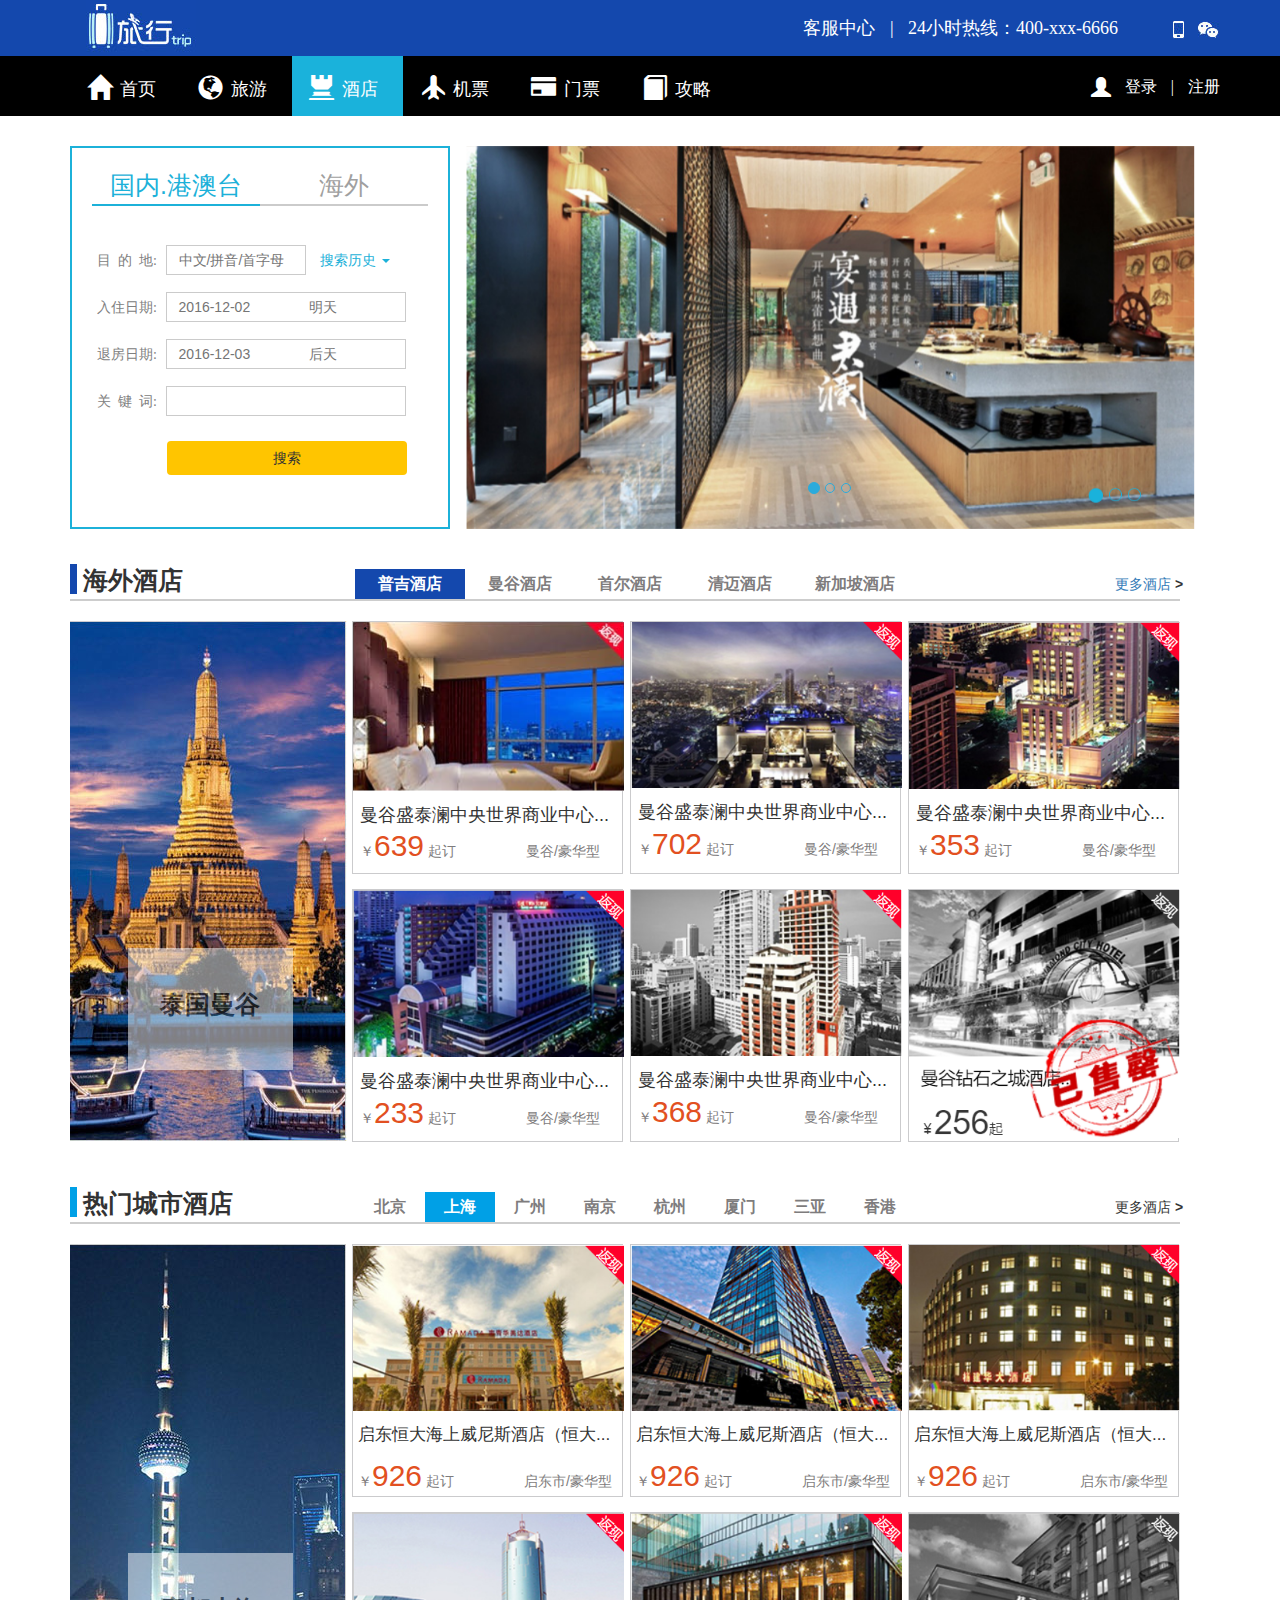
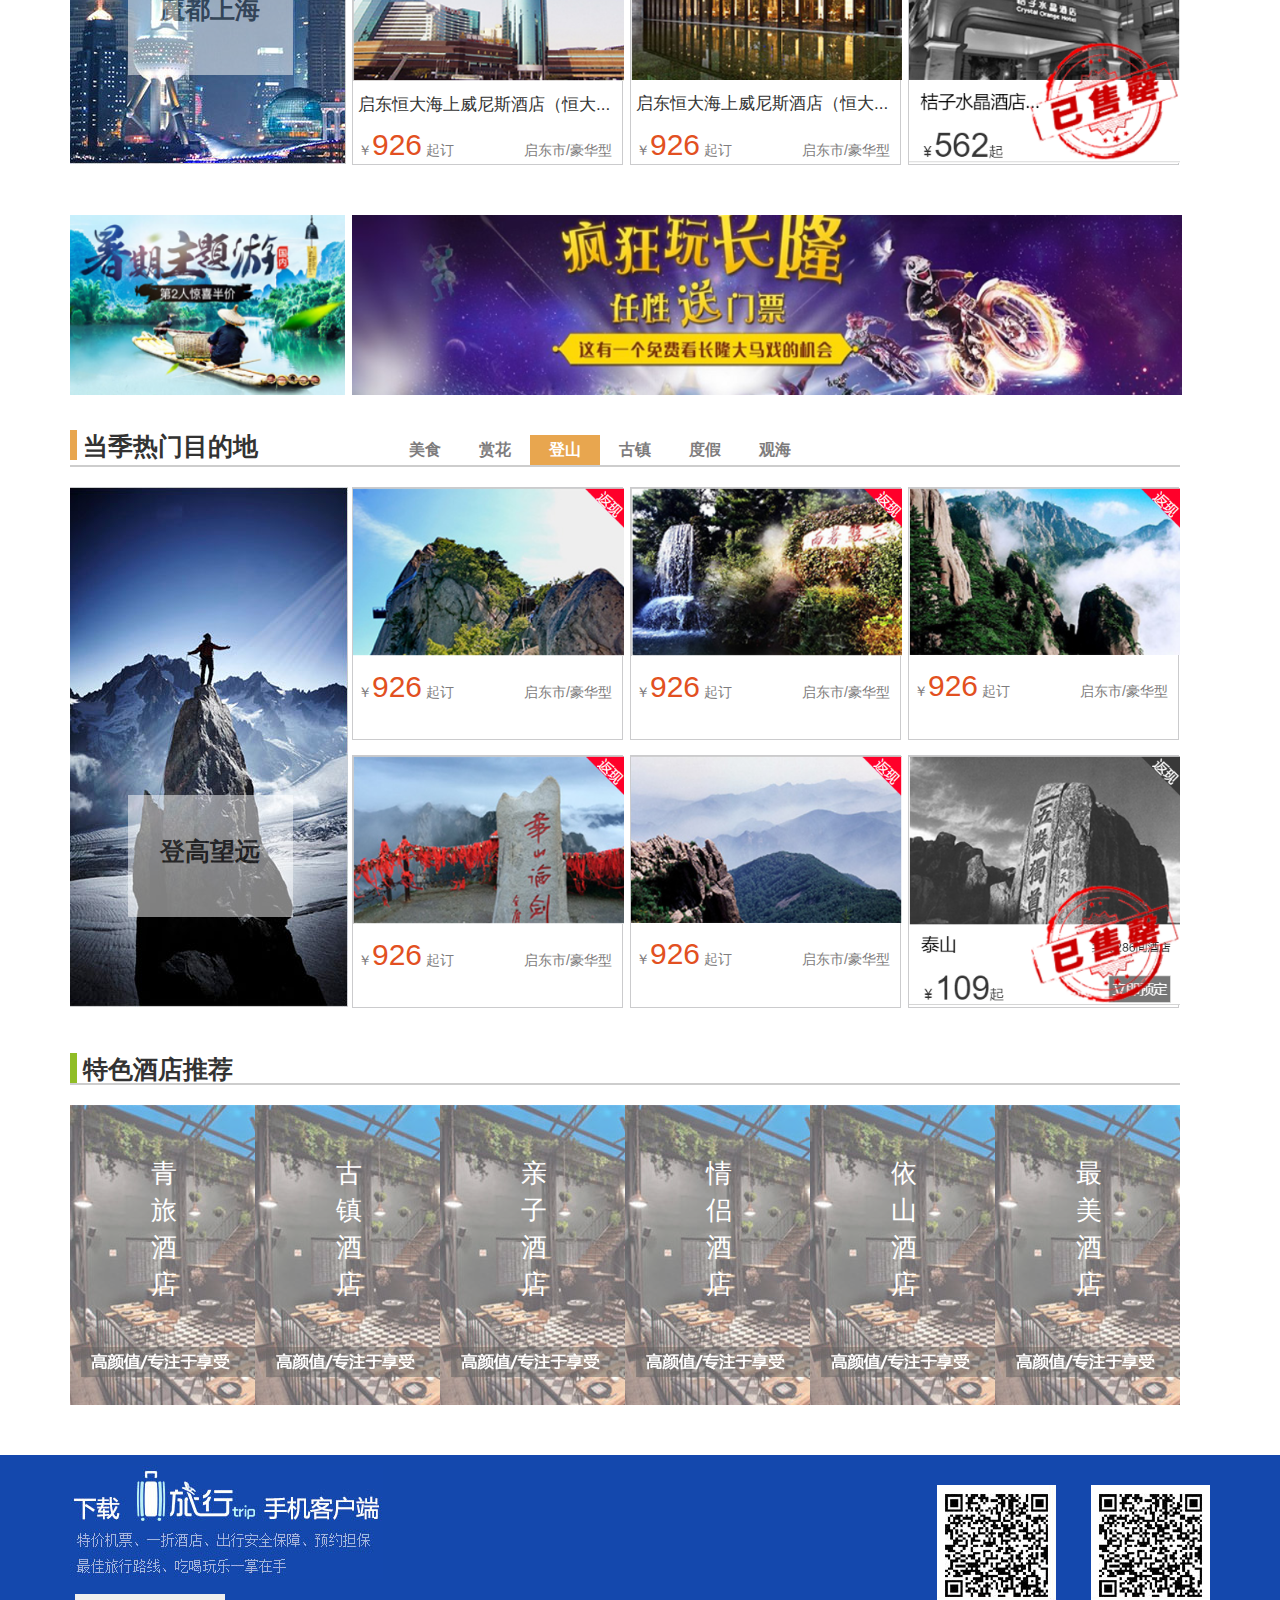
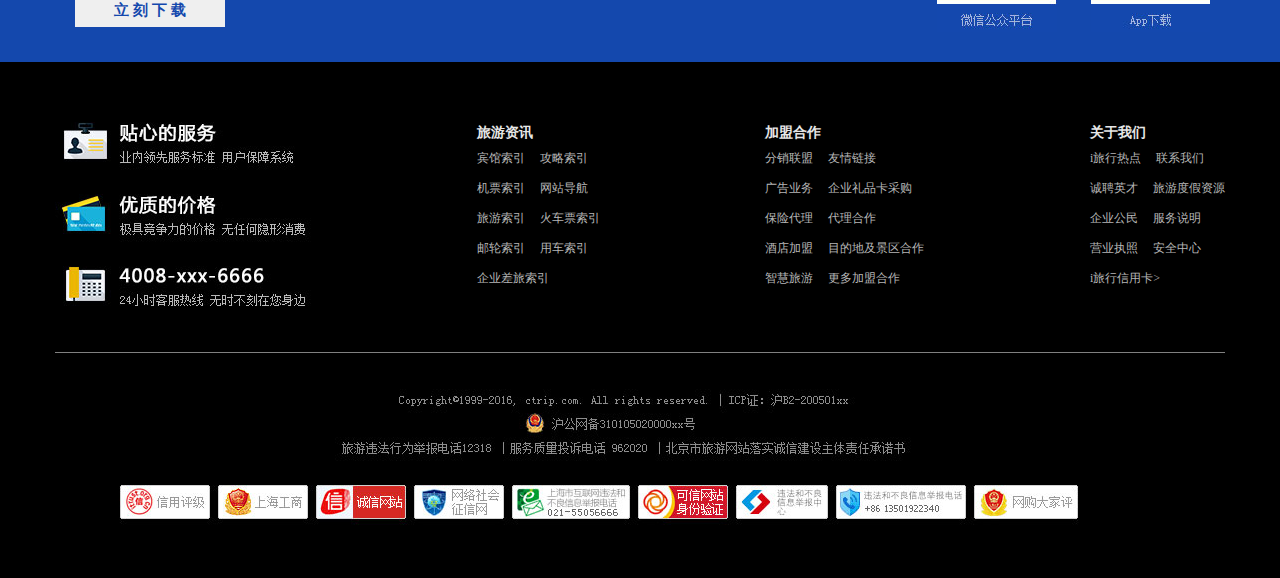
<file: 酒店/tavern.html>
<!DOCTYPE html>
<html>
	<head>
		<meta charset="UTF-8">
		<link rel="stylesheet" type="text/css" href="../css/样式清空.css"/>
		<link rel="stylesheet" type="text/css" href="../css/bootstrap.css"/>
		<link rel="stylesheet" type="text/css" href="../css/酒店/tavern.css"/>
		<link rel="stylesheet" type="text/css" href="../css/topfoot.css"/>
		<title>酒店</title>
	</head>
	<body data-spy="scroll" data-target="#selector" data-offest="0">
		<!--头部-->
		<div class="container-fluid" style="background: #1448AD;height: 56px;">
			<div class="container">
				<nav class="navbar" style="margin: 0;">
					<div class="navbar-header">
				      <a class="navbar-brand" href="#">
				        <img alt="Brand" src="../img/首页/index/sy-logo.jpg"style="margin-top: -20px;">
				      </a>
				    </div>
				    <div class="navbar-right">
				    	<ul class="list-inline toper_text">
				    		<li>客服中心</li>
				    		<li>|</li>
				    		<li>24小时热线：400-xxx-6666</li>
				    		<li><a href="#"><img class="phone" src="../img/首页/index/sy-index-phone-white.jpg"/><img class="phone_wei" src="../img/首页/index/sy-erwei-phone.jpg"/></a></li>
				    		<li><a href="#"><img class="chat" src="../img/首页/index/sy-index-chat-white.jpg"/><img class="chat_wei" src="../img/首页/index/sy-erwei-chat.jpg"/></a></li>
				    	</ul>
				    </div>
				</nav>
			</div>
		</div>
		<div class="container-fluid" style="background: #000000;">
			<div class="container">
					<ul class="nav navbar-nav daohang">
						<li><a href="../首页/index.html"><span class="glyphicon glyphicon-home"></span>首页</a></li>
						<li><a href="../旅游/travel.html"><span class="glyphicon glyphicon-globe"></span>旅游</a></li>
						<li><a href="../酒店/tavern.html" class="actives"><span class="glyphicon glyphicon-tower"></span>酒店</a></li>
						<li><a href="../机票/fiyTicket.html"><span class="glyphicon glyphicon-plane"></span>机票</a></li>
						<li><a href="#"><span class="glyphicon glyphicon-credit-card"></span>门票</a></li>
						<li><a href="../攻略/strategy.html"><span class="glyphicon glyphicon-book"></span>攻略</a></li>
					</ul>
					<ul class="list-inline top_text navbar-right">
						<li><span class="glyphicon glyphicon-user"></span></li>
						<li><a href="login.html">登录</a></li>
						<li>|</li>
						<li><a href="register.html">注册</a></li>
					</ul>
			</div>
		</div>
		<!--第一页bannar-->
		<div class="container bannar">
			<!--左边-->
			<div style="height: 383px;" class="col-md-4">
				<ul style="height: 50px;">
					<li class="col-md-6 text-center bian">国内.港澳台</li>
					<li class="col-md-6 text-center ">海外</li>
				</ul>
				<div class=" er form-group">
					<label for="a">目&nbsp;&nbsp;的&nbsp;&nbsp;地:</label>
					<input style="width: 140px;" type="text" placeholder="   中文/拼音/首字母 " name="" id="a" value="" />
					<span id="sousuo">搜索历史  <span class="caret"></span></span>
					<label for="aa">入住日期:</label>
					<input placeholder="   2016-12-02               明天"  class="inputkuan" type="text" name="" id="aa" value="" />
					<label for="aaa">退房日期:</label>
					<input placeholder="   2016-12-03               后天" class="inputkuan" type="text" name="" id="aaa" value="" />
					<label for="aaaa">关&nbsp;&nbsp;键&nbsp;&nbsp;词:</label>
					<input class="inputkuan" type="text" name="" id="aaaa" value="" />
					<button style="margin-left: 75px;margin-top: 25px; background: #FFC500;width: 240px;" class="btn text-center">搜索</button>
				</div>
				<div class="erer">
					<p style="margin-top: 30px;"><span style="color: black;">热门城市：</span>上海  广州  深圳  北京  成都  杭州  苏州  青岛</p>
					<p style="margin-top: 10px;"><span style="color: black;">热门团购：</span>度假公寓 别墅轰趴 住店游玩 情侣酒店 火车票专</p>
					<label for="aaaaa">关键词</label>
					<input style="width: 270px;margin-left: -10px;" class="inputkuan" type="text" name="" id="aaaaa" value="" />
					<label for="aaaaaa">目的地</label>
					<input style="width: 270px;margin-left: -10px;" class="inputkuan" placeholder="（选填）商圈/景区/酒店品牌/酒店名称/关键字" type="text" name="" id="aaaaaa" value="" />
					<button class="btn text-center">搜索行程 ></button>
				</div>
			</div>
			<!--右边-->
			<div class="col-md-8 carousel slide" data-ride="carousel">
				<div id="bo" class="carousel slide" data-ride="carousel">
			        <div class="carousel-inner">
				        <div class="item active">
					        <img style="height: 383px;" src="../img/酒店/tavern/lun1.png"/>
				        </div>
				        <div class="item">
					        <img src="../img/酒店/tavern/lun2.png"/>
				        </div>
				        <div class="item">
					    	<img src="../img/酒店/tavern/lun3.png"/>
				    	</div>
			    	</div>
			    	<ul class="carousel-indicators">
				   		<li data-target = "#bo" data-slide-to="0" class="active"></li>
				   		<li data-target = "#bo" data-slide-to="1"></li>
				   		<li data-target = "#bo" data-slide-to="2"></li>
			    	</ul>
		   		</div>
			</div>
		</div>
		<!--第二页部分-->
		<div class="container two" id="name1">
			<div class="row">
				<div class="col-md-2" style="font:bold 25px '微软雅黑';margin-top: -5px;"><span></span>&nbsp;海外酒店</div>
				<div class="active  col-md-1 lan" style="background: #1448AD;color: white;margin-left: 100px;">普吉酒店</div>
				<div class="col-md-1 lan">曼谷酒店</div>
				<div class="col-md-1 lan">首尔酒店</div>
				<div class="col-md-1 lan">清迈酒店</div>
				<div style="width: 120px;" class="col-md-1 lan">新加坡酒店</div>
				<div style="width: 120px; font: 17px "微软雅黑";" class="col-md-1 col-md-push-2"><a href="tavern_list.html">更多酒店</a>&nbsp;<strong>></strong></div>
			</div>
			<div style="margin-top: 20px;border-bottom: none;padding-right: none;" class="row">
				<ul style="padding-right: 0px;" class="col-md-12">
					<li style="margin-left: -30px; width: 290px;position: relative;" class="col-md-3">
						<img src="../img/酒店/tavern/05-酒店首页_13.jpg"/>
						<div style="position: absolute;" class="biaozhu">
							泰国曼谷
						</div>
					</li>
					<li class="col-md-2 kuang yyy">
						<img src="../img/酒店/tavern/05-酒店首页nu.png"/>
						<h4>曼谷盛泰澜中央世界商业中心...</h4>
						<p>￥<span>639</span>&nbsp;起订&nbsp;&nbsp;&nbsp;&nbsp;&nbsp;&nbsp;&nbsp;&nbsp;&nbsp;&nbsp;&nbsp;&nbsp;&nbsp;&nbsp;&nbsp;&nbsp;&nbsp;&nbsp;曼谷/豪华型</p>
					</li>
					<li class="col-md-2 kuang yyy">
						<img src="../img/酒店/tavern/2.png"/>
						<h4>曼谷盛泰澜中央世界商业中心...</h4>
						<p>￥<span>702</span>&nbsp;起订&nbsp;&nbsp;&nbsp;&nbsp;&nbsp;&nbsp;&nbsp;&nbsp;&nbsp;&nbsp;&nbsp;&nbsp;&nbsp;&nbsp;&nbsp;&nbsp;&nbsp;&nbsp;曼谷/豪华型</p>
					</li>
					<li class="col-md-2 kuang yyy">
						<img src="../img/酒店/tavern/3.png"/>
						<h4>曼谷盛泰澜中央世界商业中心...</h4>
						<p>￥<span>353</span>&nbsp;起订&nbsp;&nbsp;&nbsp;&nbsp;&nbsp;&nbsp;&nbsp;&nbsp;&nbsp;&nbsp;&nbsp;&nbsp;&nbsp;&nbsp;&nbsp;&nbsp;&nbsp;&nbsp;曼谷/豪华型</p>
					</li>
					<li style="margin-top: 15px;" class="col-md-2 kuang kkk">
						<img src="../img/酒店/tavern/4.png"/>
						<h4>曼谷盛泰澜中央世界商业中心...</h4>
						<p>￥<span>233</span>&nbsp;起订&nbsp;&nbsp;&nbsp;&nbsp;&nbsp;&nbsp;&nbsp;&nbsp;&nbsp;&nbsp;&nbsp;&nbsp;&nbsp;&nbsp;&nbsp;&nbsp;&nbsp;&nbsp;曼谷/豪华型</p>
					</li>
					<li style="margin-top: 15px;" class="col-md-2 kuang kkk">
						<img src="../img/酒店/tavern/5.png"/>
						<h4>曼谷盛泰澜中央世界商业中心...</h4>
						<p>￥<span>368</span>&nbsp;起订&nbsp;&nbsp;&nbsp;&nbsp;&nbsp;&nbsp;&nbsp;&nbsp;&nbsp;&nbsp;&nbsp;&nbsp;&nbsp;&nbsp;&nbsp;&nbsp;&nbsp;&nbsp;曼谷/豪华型</p>
					</li>
					<li style="margin-top: 15px;" class="col-md-2 kuang kkk">
						<img src="../img/酒店/tavern/6.png"/>
					</li>
				</ul>
			</div>
		</div>
		<!--第三页部分-->
		<div class="container three" id="name2">
			<div class="row">
				<div class="col-md-2" style="font:bold 25px '微软雅黑';margin-top: -5px;"><span></span>&nbsp;热门城市酒店</div>
				<div class=" col-md-1 lann" style="margin-left: 100px;">北京</div>
				<div class="active col-md-1 lann" style="background: #00A0E6;color: white;">上海</div>
				<div class="col-md-1 lann">广州</div>
				<div class="col-md-1 lann">南京</div>
				<div class="col-md-1 lann">杭州</div>
				<div class="col-md-1 lann">厦门</div>
				<div class="col-md-1 lann">三亚</div>
				<div class="col-md-1 lann">香港</div>
				<div style="width: 120px; font: 17px "微软雅黑";" class="col-md-1 col-md-push-2">更多酒店&nbsp;<strong>></strong></div>
			</div>
			<div style="margin-top: 20px;border-bottom: none;padding-right: none;" class="row">
				<ul style="padding-right: 0px;" class="col-md-12">
					<li style="margin-left: -30px; width: 290px;position: relative;" class="col-md-3">
						<img src="../img/酒店/tavern/05-酒店首页_20.jpg"/>
						<div style="position: absolute;" class="biaozhuu">
							魔都上海
						</div>
					</li>
					<li class="col-md-2 kuangg yyy">
						<img src="../img/酒店/tavern/7.png"/>
						<h4>启东恒大海上威尼斯酒店（恒大...</h4>
						<p>￥<span>926</span>&nbsp;起订&nbsp;&nbsp;&nbsp;&nbsp;&nbsp;&nbsp;&nbsp;&nbsp;&nbsp;&nbsp;&nbsp;&nbsp;&nbsp;&nbsp;&nbsp;&nbsp;&nbsp;&nbsp;启东市/豪华型</p>
					</li>
					<li class="col-md-2 kuangg yyy">
						<img src="../img/酒店/tavern/8.png"/>
						<h4>启东恒大海上威尼斯酒店（恒大...</h4>
						<p>￥<span>926</span>&nbsp;起订&nbsp;&nbsp;&nbsp;&nbsp;&nbsp;&nbsp;&nbsp;&nbsp;&nbsp;&nbsp;&nbsp;&nbsp;&nbsp;&nbsp;&nbsp;&nbsp;&nbsp;&nbsp;启东市/豪华型</p>
					</li>
					<li class="col-md-2 kuangg yyy">
						<img src="../img/酒店/tavern/9.png"/>
						<h4>启东恒大海上威尼斯酒店（恒大...</h4>
						<p>￥<span>926</span>&nbsp;起订&nbsp;&nbsp;&nbsp;&nbsp;&nbsp;&nbsp;&nbsp;&nbsp;&nbsp;&nbsp;&nbsp;&nbsp;&nbsp;&nbsp;&nbsp;&nbsp;&nbsp;&nbsp;启东市/豪华型</p>
					</li>
					<li style="margin-top: 15px;" class="col-md-2 kuangg kkk">
						<img src="../img/酒店/tavern/10.png"/>
						<h4>启东恒大海上威尼斯酒店（恒大...</h4>
						<p>￥<span>926</span>&nbsp;起订&nbsp;&nbsp;&nbsp;&nbsp;&nbsp;&nbsp;&nbsp;&nbsp;&nbsp;&nbsp;&nbsp;&nbsp;&nbsp;&nbsp;&nbsp;&nbsp;&nbsp;&nbsp;启东市/豪华型</p>
					</li>
					<li style="margin-top: 15px;" class="col-md-2 kuangg kkk">
						<img src="../img/酒店/tavern/11.png"/>
						<h4>启东恒大海上威尼斯酒店（恒大...</h4>
						<p>￥<span>926</span>&nbsp;起订&nbsp;&nbsp;&nbsp;&nbsp;&nbsp;&nbsp;&nbsp;&nbsp;&nbsp;&nbsp;&nbsp;&nbsp;&nbsp;&nbsp;&nbsp;&nbsp;&nbsp;&nbsp;启东市/豪华型</p>
					</li>
					<li style="margin-top: 15px;" class="col-md-2 kuangg kkk">
						<img src="../img/酒店/tavern/12.png"/>
					</li>
				</ul>
			</div>
		</div>
		<!--中间插曲页部分-->
		<div style="margin-top: 40px;" class="container">
			<div class="row">
				<div style="margin-right: 0px;width: 275px;" class="col-md-2">
					<img style="width: 275px;height: 180px;" src="../img/酒店/tavern/13.png"/>
				</div>
				<div style="margin-left: 7px;width: 830px;" class="col-md-7">
					<img style="width: 830px;height: 180px;" src="../img/酒店/tavern/14.png"/>
				</div>
			</div>
		</div>
		<!--第四页部分-->
		<div class="container four" id="name3">
			<div class="row">
				<div class="col-md-2" style="font:bold 25px '微软雅黑';margin-top: -5px;width: 220px;"><span></span>&nbsp;当季热门目的地</div>
				<div class=" col-md-1 lannn" style="margin-left: 100px;">美食</div>
				<div class="col-md-1 lannn">赏花</div>
				<div class="active col-md-1 lannn" style="background: #E8A64F;color: white;">登山</div>
				<div class="col-md-1 lannn">古镇</div>
				<div class="col-md-1 lannn">度假</div>
				<div class="col-md-1 lannn">观海</div>
			</div>
			<div style="margin-top: 20px;border-bottom: none;padding-right: none;" class="row">
				<ul style="padding-right: 0px;" class="col-md-12">
					<li style="margin-left: -30px; width: 290px;position: relative;" class="col-md-3">
						<img src="../img/酒店/tavern/05-酒店首页_25.jpg"/>
						<div style="position: absolute;" class="biaozhuu">
							登高望远
						</div>
					</li>
					<li class="col-md-2 kuangg yyy">
						<img src="../img/酒店/tavern/15.png"/>
						<p>￥<span>926</span>&nbsp;起订&nbsp;&nbsp;&nbsp;&nbsp;&nbsp;&nbsp;&nbsp;&nbsp;&nbsp;&nbsp;&nbsp;&nbsp;&nbsp;&nbsp;&nbsp;&nbsp;&nbsp;&nbsp;启东市/豪华型</p>
					</li>
					<li class="col-md-2 kuangg yyy">
						<img src="../img/酒店/tavern/16.png"/>
						<p>￥<span>926</span>&nbsp;起订&nbsp;&nbsp;&nbsp;&nbsp;&nbsp;&nbsp;&nbsp;&nbsp;&nbsp;&nbsp;&nbsp;&nbsp;&nbsp;&nbsp;&nbsp;&nbsp;&nbsp;&nbsp;启东市/豪华型</p>
					</li>
					<li class="col-md-2 kuangg yyy">
						<img src="../img/酒店/tavern/17.png"/>
						<p>￥<span>926</span>&nbsp;起订&nbsp;&nbsp;&nbsp;&nbsp;&nbsp;&nbsp;&nbsp;&nbsp;&nbsp;&nbsp;&nbsp;&nbsp;&nbsp;&nbsp;&nbsp;&nbsp;&nbsp;&nbsp;启东市/豪华型</p>
					</li>
					<li style="margin-top: 15px;" class="col-md-2 kuangg kkk">
						<img src="../img/酒店/tavern/18.png"/>
						<p>￥<span>926</span>&nbsp;起订&nbsp;&nbsp;&nbsp;&nbsp;&nbsp;&nbsp;&nbsp;&nbsp;&nbsp;&nbsp;&nbsp;&nbsp;&nbsp;&nbsp;&nbsp;&nbsp;&nbsp;&nbsp;启东市/豪华型</p>
					</li>
					<li style="margin-top: 15px;" class="col-md-2 kuangg kkk">
						<img src="../img/酒店/tavern/19.png"/>
						<p>￥<span>926</span>&nbsp;起订&nbsp;&nbsp;&nbsp;&nbsp;&nbsp;&nbsp;&nbsp;&nbsp;&nbsp;&nbsp;&nbsp;&nbsp;&nbsp;&nbsp;&nbsp;&nbsp;&nbsp;&nbsp;启东市/豪华型</p>
					</li>
					<li style="margin-top: 15px;" class="col-md-2 kuangg kkk">
						<img src="../img/酒店/tavern/20.png"/>
					</li>
				</ul>
			</div>
		</div>
		<!--第五页部分-->
		<div class="container five" id="name4">
			<div class="row">
				<div class="col-md-2" style="font:bold 25px '微软雅黑';margin-top: -5px;width: 220px;"><span></span>&nbsp;特色酒店推荐</div>
			</div>
			<div style="margin-top: 20px;border-bottom: none;padding-right: none;" class="row">
				<ul style="padding-right: 0px;">
					<li style="position: relative;" class="col-md-2">
						<img src="../img/酒店/tavern/xianshi.jpg"/>
						<div style="position: absolute;" class="zhongjian">
							青旅酒店
						</div>
					</li>
					<li style="position: relative;" class="col-md-2">
						<img src="../img/酒店/tavern/xianshi.jpg"/>
						<div style="position: absolute;" class="zhongjian">
							古镇酒店
						</div>
					</li>
					<li style="position: relative;" class="col-md-2">
						<img src="../img/酒店/tavern/xianshi.jpg"/>
						<div style="position: absolute;" class="zhongjian">
							亲子酒店
						</div>
					</li>
					<li style="position: relative;" class="col-md-2">
						<img src="../img/酒店/tavern/xianshi.jpg"/>
						<div style="position: absolute;" class="zhongjian">
							情侣酒店
						</div>
					</li>
					<li style="position: relative;" class="col-md-2">
						<img src="../img/酒店/tavern/xianshi.jpg"/>
						<div style="position: absolute;" class="zhongjian">
							依山酒店
						</div>
					</li>
					<li style="position: relative;" class="col-md-2">
						<img src="../img/酒店/tavern/xianshi.jpg"/>
						<div style="position: absolute;" class="zhongjian">
							最美酒店
						</div>
					</li>
				</ul>
			</div>
		</div>
		
		<!--滚动对应-->
		<div id="selector" class="jianting">
					<ul>
						<li><a style="padding-top: 20px;">i旅游</a></li>
						<li><a href="#name1" class="active"><p>海外</p><p>酒店</p></a></li>
						<li><a href="#name2"><p>热门城</p><p>市酒店</p></a></li>
						<li><a href="#name3"><p>当季热</p><p>门目的地</p></a></li>
						<li><a href="#name4"><p>特色酒</p><p>店推荐</p></a></li>
					</ul>
				</div>
		
		<!--页脚-->
		<div class="container-fluid downloads" style="background: #1448AD;padding: 10px 0 30px 0;margin-top: 50px;">
			<div class="container">
				<div>
					<p><img src="../img/首页/index/sy-download.jpg" /></p>
					<button class="btn" style="outline: 0;">立 刻 下 载</button>
				</div>
				<div>
					<img src="../img/首页/index/sy-chat-pingtai.jpg" />
					<img style="margin-left: 30px;" src="../img/首页/index/sy-app-download.jpg" />
				</div>
			</div>
		</div>
		<div class="container-fluid" style="background: #000000;">
			<div class="container" style="border-bottom: 1px solid gray;padding: 60px 0 30px 0;">
				<ul class="more">
					<li><img src="../img/首页/index/sy-fw.jpg"/></li>
					<li>
						<dl>
							<dt>旅游资讯</dt>
							<dd><a href="#">宾馆索引</a><a href="#">攻略索引</a></dd>
							<dd><a href="#">机票索引</a><a href="#">网站导航</a></dd>
							<dd><a href="#">旅游索引</a><a href="#">火车票索引</a></dd>
							<dd><a href="#">邮轮索引</a><a href="#">用车索引</a></dd>
							<dd><a href="#">企业差旅索引</a></dd>
						</dl>
					</li>
					<li>
						<dl>
							<dt>加盟合作</dt>
							<dd><a href="#">分销联盟</a><a href="#">友情链接</a></dd>
							<dd><a href="#">广告业务</a><a href="#">企业礼品卡采购</a></dd>
							<dd><a href="#">保险代理</a><a href="#">代理合作</a></dd>
							<dd><a href="#">酒店加盟</a><a href="#">目的地及景区合作</a></dd>
							<dd><a href="#">智慧旅游</a><a href="#">更多加盟合作</a></dd>
						</dl>
					</li>
					<li>
						<dl>
							<dt>关于我们</dt>
							<dd><a href="#">i旅行热点</a><a href="#">联系我们</a></dd>
							<dd><a href="#">诚聘英才</a><a href="#">旅游度假资源</a></dd>
							<dd><a href="#">企业公民</a><a href="#">服务说明</a></dd>
							<dd><a href="#">营业执照</a><a href="#">安全中心</a></dd>
							<dd><a href="#">i旅行信用卡></a></dd>
						</dl>
					</li>
				</ul>
									
			</div>
			<div class="container"style="padding: 20px 0;">
				<img src="../img/首页/index/sy-footer.jpg"/>
			</div>
		</div>
		<script src="../js/jquery-1.12.4.js" type="text/javascript" charset="utf-8"></script>
		<script src="../js/bootstrap.js" type="text/javascript" charset="utf-8"></script>
		<script src="../js/topfoot.js" type="text/javascript" charset="utf-8"></script>
		<script src="../js/酒店/tavern.js" type="text/javascript" charset="utf-8"></script>
	</body>
</html>
</file>
<file: css/样式清空.css>
html {
					color: #000;
					background: #FFF
				}
				
				body,
				div,
				dl,
				dt,
				dd,
				ul,
				ol,
				li,
				h1,
				h2,
				h3,
				h4,
				h5,
				h6,
				pre,
				code,
				form,
				fieldset,
				legend,
				input,
				textarea,
				p,
				blockquote,
				th,
				td {
					margin: 0;
					padding: 0
				}
				
				table {
					border-collapse: collapse;
					border-spacing: 0
				}
				
				fieldset,
				img {
					border: 0
				}
				
				address,
				caption,
				cite,
				code,
				dfn,
				em,
				strong,
				th,
				var {
					font-style: normal;
					font-weight: normal
				}
				
				ol,
				ul {
					list-style: none
				}
				
				caption,
				th {
					text-align: left
				}
				
				h1,
				h2,
				h3,
				h4,
				h5,
				h6 {
					font-size: 100%;
					font-weight: normal
				}
				
				q:before,
				q:after {
					content: ''
				}
				
				abbr,
				acronym {
					border: 0;
					font-variant: normal
				}
				
				sup {
					vertical-align: text-top
				}
				
				sub {
					vertical-align: text-bottom
				}
				
				input,
				textarea,
				select {
					font-family: inherit;
					font-size: inherit;
					font-weight: inherit;
					*font-size: 100%
				}
				
				legend {
					color: #000
				}
				
				a{
					color: #555555;
					text-decoration: none;
				}
				a:hover{
					color: #ff4e00;
				}
</file>
<file: css/topfoot.css>
/*最上面的导航条*/
.toper_text{
	margin-top: 15px;
	font:18px "微软雅黑";
	color: white;
}
.toper_text>li:nth-of-type(4){
	margin-left: 40px;
	
}
.toper_text>li:nth-of-type(4)>a,.toper_text>li:nth-of-type(5)>a{
	position: relative;
}
.phone_wei{
	position: absolute;
	top: 25px;
	left: -115px;
	display: none;
	z-index: 666;
}
.chat_wei{
	position: absolute;
	top: 25px;
	left: -110px;
	display: none;
	z-index: 666;
}
/*第二个导航条*/
.daohang>li>a{
	color: white;
	font: 18px "微软雅黑";
	padding: 15px 25px;
}
.daohang>li>a>span{
	top:5px;
	right: 8px;
	font-size: 25px;
}
.nav > li > a:hover, .nav > li > a:focus {
    text-decoration: none;
    background-color: #1AB2DB;
}
.actives{
	background-color: #1AB2DB;
}
.top_text{
	margin-top: 16px;
	font:16px "微软雅黑";
	color: white;
}
.top_text>li>span{
	font-size: 20px;
	top: 5px;
}
.top_text a{
	color: white;
}
.top_text a:hover,.top_text a:focus{
	text-decoration: none;
	color: #FFCC00;
}
/*页脚*/
.downloads>div:after{
	content: '';
	display: block;
	clear: both;
}
.downloads>div>div:nth-of-type(1){
	float: left;
}
.downloads>div>div:nth-of-type(1)>button{
	border-radius: 0;
	width: 150px;
	font:900 15px "微软雅黑";
	color: #1448AD;
	margin: 5px 0 0 5px;
}
.downloads>div>div:nth-of-type(1)>button:hover{
	background: #FFCC00;
	color: white;
}
.downloads>div>div:nth-of-type(2){
	float: right;
	margin-top: 20px;
}
.more{
	list-style: none;
	display: flex;
	justify-content: space-between;
	color: white;
}
.more dt{
	color: #E6E6E6;
}
.more dd{
	line-height: 30px;
}
.more dd>a{
	color: #B6B6B6;
	font: 12px "微软雅黑";
}
.more dd>a:hover,.more dd>a:focus{
	color: #B89200;
	text-decoration: none;
}
.more dd>a:nth-of-type(2){
	margin-left: 15px;
}
</file>
<file: css/首页/index.css>
/*html{
	scroll-behavior:smooth;
}*/
a:hover,a:focus{
	cursor: pointer;
	text-decoration: none;
}
.container{
	width: 1200px;
}
.jibie>button:focus,.jibie .btn:focus,input:focus,button:focus{
	outline: none;
}

/*banner部分*/
.carousel-control{
	opacity: 0;
}
.carousel-control:hover,.carousel-control:focus{
	opacity: 0;
}
.carousel-indicators li{
	border: 2px solid orange;
}
.carousel-indicators .active{
	background-color: orange;
}
.banner{
	width: 1518px;
	margin: 0 auto;
	position: relative;
}
.banner_lv{
	position: absolute;
	left: 16%;
	width: 500px;
	top: 0;
	height: 350px;
	z-index: 2;
}
.banner-top{
	box-sizing: border-box;
	margin-top: 30px;
	width: 500px;
	height: 300px;
	background-color: #fff;
	border: 2px solid #1AB2DB;
	padding-right: 35px;
}
.banner-nav-s{
	float: left;
	margin: -1px 0 0 -1px;
	background-color: #1AB2DB;
	height: 298px;
	color:white ;
}
.banner-nav-s>li:hover{
	cursor: pointer;
}
.banner-nav-h>ul>li:hover{
	cursor: pointer;
	
}
.banner-nav-s>li{
	padding: 0 10px;
	position: relative;
}
.banner-nav-s>li>span{
	display: inline-block;
	padding: 10px 10px;
	border-bottom:1px solid #47C1E2;
}
.banner-active{
	color:#1AB2DB ;
	background: url(../../img/首页/index/sy-shu.jpg) white no-repeat;
}
.banner-nav-s>.banner-active>span{
	border-bottom: 1px solid white;
}
.banner-box-right{
	width: 360px;
	height: 300px;
	left: 100px;
	position: absolute;
}
.banner-nav-s>li:nth-of-type(1)>.banner-box-right{
	top: 0px;
}
.banner-nav-s>li:nth-of-type(2)>.banner-box-right{
	top: -40px;
}
.banner-nav-s>li:nth-of-type(3)>.banner-box-right{
	top: -81px;
}
.banner-nav-s>li:nth-of-type(4)>.banner-box-right{
	top: -122px;
}
.banner-nav-s>li:nth-of-type(5)>.banner-box-right{
	top: -163px;
}
.banner-box-right{
	display: none;
}
.banner-active>.banner-box-right{
	display: block;
}
.banner-box-right>ul{
	height: 40px;
	border-bottom: 2px solid gray;
	z-index: 6;
}
.banner-box-right>ul>li{
	box-sizing: border-box;
	float: left;
	height: 40px;
	padding: 10px 25px;
}
.banner-nav-h-active{
	border-bottom: 3px solid #1AB2DB;
}
.banner-box-right form>div>input{
	text-indent: 5px;
	height: 30px;
	border: 1px solid #D7D7D7;
}
.banner-box-right form>div>label{
	text-align: right;
	color: #666666;
	font-weight: 100;
	width: 60px;
}
#mudi,#important{
	width: 288px;
}
#ru,#tui{
	width: 110px;
}
.banner-box-right select{
	color: #757575;
	height: 30px;
}
.banner-box-right form>div{
	margin-top: 12px;
}
.jibie>button,.jibie>input{
	border: 1px solid gainsboro;
	background-color: white;
	border-radius:0 ;
}
.jibie>input{
	width: 180px;
}
.jibie>ul{
	top: 93%;
}
.jibie>ul>li>a{
	text-align: center;
	padding: 0;
	line-height: 30px;
}
.jibie>ul>li>a:hover{
	color: white;
	background-color: #1AB2DB;
}
.banner-box-right form .form-txt{
	margin-left: 40px;
}
.banner-box-right form .form-txt>a{
	color: #1AB2DB;
}
.banner-box-right form .form-txt>a:hover,banner-box-right form .form-txt>a:focus{
	color: #F9A400;
	
}
.banner-box-right form>button{
	border-radius:0 ;
	background-color: #1AB2DB;
	color: white;
	margin: 5px 0 0 220px;
	padding: 10px 30px;
}
.banner-box-right form>button:hover{
	color: white;
	background-color: #36C1E6;
}
.banner-box-right-text>div{
	border-bottom: 1px solid gray;
	margin-top: 30px;
	padding-bottom: 20px;
}
.banner-box-right-text>div>p>span{
	color: black;
}
.banner-box-right-text>div>p>a{
	color: #1AB2DB;
	padding: 0 5px;
}
.banner-box-right-text>div>p>span,
.banner-box-right-text>div>p>a{
	font: 13px "微软雅黑";
}
.banner-box-right-text>div>p{
	line-height: 15px;
}
.banner-box-right-text>div>p>a:hover{
	color: gold;
}
.banner-h-po,
.banner-h-pos,
.banner-h-poes{
	position: relative;
}
.banner-h-po>div,
.banner-h-pos>div,
.banner-h-poes>div{
	position: absolute;
	top: 40px;
	width: 360px;
	display: none;
}
.banner-h-po>div{
	left: 0;
	border: none;
}
.banner-h-pos>div{
	left: -106px;
}
.banner-h-poes>div{
	left: -212px;
}
.banner-h-poes>.banner-box-right-text>div{
	border-bottom: none;
}
.banner-nav-h-active>div{
	display: block;
}
.nav-tabs > li.active > a, .nav-tabs > li.active > a:hover, .nav-tabs > li.active > a:focus{
	border: none;
	
}
.tou > li > a:hover, .tou > li > a:focus {
    background-color: transparent;
}
.mudi{
	position: relative;
}
.mudi>div{
	position: absolute;
	width: 285px;
	border: 1px solid gray;
	z-index: 10;
	left: 65px;
	top: 35px;
	border-radius: 3%;
	display: none;
	background-color: white;
	padding-top: 10px;
	padding-bottom: 15px;
}
.mudi>div>p{
	font: 12px "微软雅黑";
	color:#9F9999 ;
	text-indent: 10px;
}
.mudi>div>ul{
	height: 20px;
	border-bottom:1px solid gray;
}
.mudi>div>ul>li{
	height: 20px;
	border: none;
	color:#1448AD ;
	font: 12px "微软雅黑";
	position: relative;
}
.mudi>div>ul>li:nth-of-type(1){
	margin-left: 5px;
}
.mudi>div>ul>li>a{
	padding: 0;
	border: none;
	padding: 0 2px;
}
.mudi>div>ul>.active{
	border-bottom:2px solid #1448AD;
}
.tab-txt>span{
	float: left;
	margin-left: 10px;
}
.tab-txt>div{
	margin-left: 30px;
	margin-top: 10px;
	
}
.tab-txt>div>a{
	font: 12px "微软雅黑";
	color: black;
	padding: 0 5px;
	border-radius: 5%;
}
.tab-txt>div>a:hover{
	color: gold;
}
.tab-txt>div>.tab-txt-active{
	color: white;
	background-color: #FFC466;
}
.tab-txt>div>.tab-txt-active:hover{
	color: white;
}
/*主体部分*/
.jianting{
	position: fixed;
	top: 40%;
	left: 100px;
	display: none;
	z-index: 666;
}
.jianting>ul>li>a{
	font:25px "微软雅黑";
}
.jianting>ul>li>a>span{
	top: 8px;
	color: #CCCCCC;
}
.jianting>ul>li{
	background-color: #F6F6F6;
	border-bottom: 1px solid gray;
	width: 55px;
	height: 45px;
	text-align: center;
	position: relative;
}
.jianting>ul>li:nth-of-type(4){
	border: none;
}
.jianting>ul>li>a,
.jianting>ul>li>div>a{
	display: block;
	width: 55px;
	height: 45px;
}
.jianting>ul>li>div{
	position: absolute;
	width: 55px;
	height: 45px;
	background-color: #1448AD;
	top: 0;
	padding-top: 10px;
	color: white;
	font: 15px "微软雅黑";
	display: none;
}
.jianting>ul>li>div>a{
	color: white;
}
.jianting>ul>li>.jianting-xian{
	display: block;
}
.jianting>ul>li:hover,
.jianting>ul>li>div:hover{
	cursor: pointer;
}
.section-one{
	padding-top:1px ;
}
.section-one-tops>div:after,
.section-one-img>div:after,
.section-one-img:after{
	content: '';
	display: block;
	clear: both;
}
.section-one-top>ul{
	height: 23px;
	border-bottom: 1px solid gray;
	margin-top: 30px;
}
.section-one-top>ul>li{
	height: 23px;
	float: left;
	font: 16px "微软雅黑";
	padding:0 20px ;
}
.section-one-top>ul>span,.section-one-top>ul>a{
	color: #174AAE;
	float: right;
	font: 16px "微软雅黑";
	position: relative;
}
.section-one-top>ul>a{
	color: #707070;
}
.section-one-top>ul>span>span{
	top: 3px;
}
.section-one-top>ul>span:hover{
	cursor: pointer;
}
.section-one-top>ul>a:hover,.section-one-top>ul>a:focus{
	
	color: #174AAE;
}
.section-one-top-active{
	border-bottom: 3px solid #1448AD;
	color: #1448AD;
	cursor: pointer;
}
.section-one-top>ul>li:hover{
	cursor: pointer;
}
.section-one-top .down>div>ul>li:hover{
	cursor: pointer;
}
.section-one-top .down{
	position: absolute;
	z-index: 2;
	display: none;
	width: 370px;
	height: 140px;
	right: 0;
	background: white;
	border: 2px solid #D3D3D3;
}
.section-one-top .down>span{
	float: right;
	display: block;
	margin: -3px 5px 0 0;
}
.section-one-top .down>span:hover{
	cursor: pointer;
}
.section-one-top .down>div{
	width:340px;
	margin: 30px auto;
	font-size: 13px;
}
.section-one-top .down>div>ul{
	height: 20px;
	border-bottom: 1px solid gray;
}
.section-one-top .down>div>ul>li{
	height: 20px;
	float: left;
	padding: 0 5px;
	color: #707070;
}

.section-one-top .down>div>p{
	display:flex;
	margin-top: 10px;
	line-height: 20px;
	justify-content: space-between;
}
.section-one-top .down>div>p>a,
.section-one-img dd>p>a{
	padding: 2px 10px;
	color: #707070;
}
.section-one-img dd>p>a:nth-of-type(1){
	margin-left: 0px;
}
.section-one-img dd{
	margin-top: 15px;
}
.section-one-img dd>p>a{
	margin-left: 10px;
	font: 13px "微软雅黑";
	line-height: 20px;
}

.section-one-tops>div>.section-one-top-chao-active,
.section-one-top .down>div>p>.section-one-top-chao-active,
.section-one-img dd>p>.section-one-top-chao-active{
	background-color: #FFC466;
	
	color: white;
}

.section-one-top .down>div>p>a:hover,
.section-one-tops>div>a:hover,
.section-one-img dd>p>a:hover{
	
	color: gold;
}
.section-one-tops>div>.section-one-top-chao-active:hover,
.section-one-top .down>div>p>.section-one-top-chao-active:hover,
.section-one-img dd>p>.section-one-top-chao-active:hover{
	color: white;
}
.section-one-tops>div>a{
	float: left;
	padding: 4px 10px;
	color: #707070;
	margin: 5px 0 10px 20px;
}
.section-one-tops>div>span{
	float: right;
	margin-top: 10px;
}
.section-one-tops>div>span>a{
	color: #707070;
}
.section-one-tops>div>span>a:hover,
.section-one-tops>div>span>a:focus{
	color: #1448AD;
	
}
.section-one-img>div>img:hover{
	cursor: pointer;
}
.section-one-img>div>ul>li{
	position: relative;
}
.section-one-img>div>ul>li>div{
	position: absolute;
	bottom: 0;
	width: 280px;
	padding: 0 0 0 10px;
	background-image:linear-gradient(to bottom, rgba(0, 0, 0, 0.001) 0%,rgba(0, 0, 0, 0.6) 25%,rgba(0, 0, 0, 0.6) 50%,rgba(0, 0, 0, 0.6) 75%,rgba(0, 0, 0, 0.5) 100%);
	color: white;
	opacity: 0;
}
.section-one-img>div>ul>li>div>h4{
	font: 17px "微软雅黑";
}
.section-one-img>div>ul>li>div>p{
	font: 13px "微软雅黑";
}
.section-one-img .col-md-4{
	padding:0 5px;
}
.section-one-img>div>ul>li:hover{
	cursor: pointer;
}
.section-one-img>div>ul>li:hover div{
	transition: all 1s;
	opacity: 1;
}
.section-two-ying>li>img:hover{
	transform: translateY(-5px);
	box-shadow: 0px 5px 10px gray ;
}
.section-three>div>ul>.col-md-3{
	padding: 0;
}
.section-three-border>li>img{
	box-sizing: border-box;
	margin-left: 2px;
	border: 2px solid white;
	
}
.section-three-border>li>img:hover{
	border: 2px solid #FFCD6A;
}
/*旅游局合作*/
.lyhz{
	margin-top: 30px;
	padding: 20px 0 0 0;
}
.lyhz-chao{
	padding:  0 0 20px 0;
}
.lyhz-chao>a:nth-of-type(1){
	float: left;
	font: 18px "微软雅黑";
	color: #666666;
}
.lyhz-chao>a:nth-of-type(2){
	font: 15px "微软雅黑";
	float: right;
	color: #707087;
}
.lyhz-chao>a:nth-of-type(2):hover{
	color: #1448AD;
}
.lyhz-tubiao{
	height: 180px;
	overflow: hidden;
	position: relative;
}
.lyhz-tubiao>div{
	position: absolute;
	transition: all 1s;
	top: 0px;
}
.lyhz-tubiao:hover{
	cursor: pointer;
}
</file>
<file: css/攻略/strategy.css>
*{padding: 0;margin: 0;list-style:none;}
body{width: 100%;height: 100%;}

/*body*/
.strategy_body{
	width: 1200px;
	height: 2048px;
	margin: 0 auto;
	/*border: 2px red solid;*/
}
/*body1*/
.strategy_body_1{
	width: 100%;
	height: 284px;
	margin-top: 20px;
	
	/*border: 1px black solid;*/
}
.strategy_body_1>div{
	float: left;position: relative;/*父相子绝*/
}


/*body1---left*/
.strategy_body_1left{
	width: 310px;
	height: 284px;
	border: 2px #1ab2db solid;
	
}
.strategy_body_1left li{
	width: 100%;
	height:70px;
	padding: 0px 20px;
	position: relative;/*父相子绝*/
	padding-top: 10px;
	/*border: 1px white solid;*/
	border-bottom: 1px gainsboro solid;
}
.strategy_body_1left li:nth-of-type(4){border-bottom: 0px}
/*.strategy_body_1left li:hover{border-right: 0px;}*/
.strategy_body_1left li>a{color: #1ab2db;font-size: 18px;}
.strategy_body_1left li>p{padding-top: 5px;}
.strategy_body_1left li>p>a{color: gray;margin: 0px 25px 0px 0px;}
.strategy_body_1left li>span{display:block;width: 20px;height: 40px;
position: absolute;right: 0px;top: 20px;
font: 25px \5b8b\4f53,arial,sans-serif;
}
/*隐藏元素*/
.strategy_body_1left_yc{position: absolute;/*子绝*/top: -2px;left: 306px;
width: 450px;height: 450px;border: 2px #1ab2db solid;display: none;
padding: 20px;
}
.strategy_body_1left_yc{position: absolute;top: -2px;left: 306px;background-color: white;z-index: 999999;}
.strategy_body_1left_yc>p{width: 100%;}
.strategy_body_1left_yc>p>a{color:black;font-size: 18px;margin-right: 20px;}
.strategy_body_1left_yc>p>span{color: gray;}
/*--*/
.strategy_body_1left_yc>div>a{color: black;font-size: 20px;}
.strategy_body_1left_yc>div>p>a{color: gray;}

/*banner*/
.strategy_body_1zhong{margin-left: 10px;width: 600px;height: 284px;}

/*body1---right*/
.strategy_body_1right{margin-left: 10px;width: 250px;height: 284px;}

/*大地图区域*/
/*大地图区域--------------------------------------------------------------------------大地图区域*/
/*大地图区域*/
.strategy_body_2{
	width: 1200px;height: 640px;
}
.strategy_body_2>div{float: left;}
#main{margin-left: 50px;}
.strategy_body_2right{
	width: 550px;height: 640px;
	padding-left: 60px;
}
.strategy_body_2right>p:nth-of-type(1){margin-top: 100px;}

	/*星星*/
* {
	padding: 0;
	margin: 0;
}
.xing{
width: 200px;
}			
.xing>li{
	width: 24px;
	height: 19px;
	background: url(../../img/攻略/strategy/1.png) no-repeat 0 0px;
	float: left;
	list-style: none;
}
/*------------------------------------------------------*/
.strategy_body_2right_p1>a:hover{text-decoration: none;}
.strategy_body_2right_p1>a{margin-right: 20px;}

/*bodytup区域
月度推荐区域*/
.strategy_body_3{
	margin-top: 40px;
	width: 1200px;height: 460px;/*border: 1px red solid;*/
	
}
.strategy_jushou{
	width: 1200px;
	border-left: 9px solid #00a0e9;height: 70px;
	padding-left: 10px;
	font-size: 20px;
}
.strategy_jushou>img{margin-top: -10px;}
.strategy_jushou span:nth-of-type(1){font-size: 30px;color: #CCCCCC;}
.strategy_jushou span:nth-of-type(2){font-size: 20px;color: #28b5dc;}
.strategy_body_3>ul{
	height: 60px;
	margin-left: 100px;
	margin-top:30px ;
}
.strategy_body_3>ul>li{
	width: 80px;height: 60px;
	float: left;
	/*border: 1px red solid;*/
	position: relative;
	padding: 0px 5px;
	
}
/*.strategy_body_3>ul>li>span:nth-of-type(1){width: 80px;height: 70px;position: absolute;top: -20px;left: 25px;}
.strategy_body_3>ul>li>span:nth-of-type(2){width: 80px;height: 70px;position: absolute;bottom: -20px;left: 30px;}*/
.strategy_body_3>ul>li>span:nth-of-type(1){display:block;height: 20px;text-align: center;}
.strategy_body_3>ul>li>span:nth-of-type(2){position: absolute;top: 11px;left: 32px;height: 20px;text-align: center;display: none; }
.strategy_body_3>ul>li>span:nth-of-type(3){width: 66px; font-size: 20px;color: #CCCCCC; display:block;height: 30px;text-align: center;}

.tabs{
	border-top: 2px #CCCCCC solid;padding-top: 50px;
	margin-top:-35px ;padding-left: 12px;
	width: 1200px;height: 280px;padding-left: 10px;
}
.tabs>a{
	float: left;margin-left: 3px;margin-right: 3px;position: relative;
}
.tabs>a>div,.tabs2>a>div{
	width: 100%; height: 30px;line-height: 30px; text-align: center; position: absolute;bottom: 0px;color: white;
	background: rgba(0,0,0,0.3);
	}
.tabs_a2>img{
	margin-top: 4px;
}
/*热门目的地*/
.strategy_body_4{
	margin-top: 100px;
	width: 1200px;height: 460px;/*border: 1px red solid;*/
}
.strategy_body_4>ul{
	width: 1200px;padding-left: 20px;margin-top: 40px;height: 20px;
}
.strategy_body_4>ul>li{margin-right: 20px;float: left;width: 80px;height: 40px;line-height: 40px;text-align: center;}
.strategy_body_4>ul>li>a{color: black;text-decoration: none;}
.tabs2{
	width: 1200px;height: 280px;padding-left: 10px;margin-top: 40px;
}
.tabs2>a{
	float: left;margin-left: 3px;margin-right: 3px;position: relative;
}

/*-----------------------------------------------------------------------*/

.footer{
	background-color: #1448ad;height: 200px;
}
.footer_div{
	padding-top: 10px;
	width: 1200px;height: 200px;margin: 0 auto;
}
.footer_div1{
	width: 300px;float: left;
}
.footer_div1>h3,.footer_div1>p{
	color: white;
}
.footer_div1>h3>img{
	margin-top:-20px;
}
.footer_div1>a{
	display: block;width: 120px;height: 40px;line-height: 40px;text-align: center;
	background: white;margin: 0 auto;text-decoration: none;
}

.footer_div2{
	width: 300px;float: right;
}
.footer_div2>div{
	margin-top: 20px;
	float: left;margin-left:20px;
}
.footer_div2>div>span{
	margin-top: 10px;
	display: block;text-align: center;
}
</file>
<file: css/旅游/travel.css>
a:hover,a:focus{
	cursor: pointer;
	text-decoration: none;
}
.container{
	width: 1200px;
}
.search button:focus{
	outline: none;
	background-color:#FFCC00 ;
	border-color: #FFCC00 ;
	box-shadow: none;
	color: white;
}

/*banner部分*/
.carousel-control{
	opacity: 0;
}
.carousel-control:hover,.carousel-control:focus{
	opacity: 0;
}
.carousel-indicators li{
	border: 2px solid orange;
}
.carousel-indicators .active{
	background-color: orange;
}
.banners:after
{
	content: '';
	display: block;
	clear: both;
}
.banners{
	padding: 20px 0;
}

.banner-left{
	float: left;
	width: 430px;
	height: 430px;
}
.banner-left:hover{
	cursor: pointer;
}
.banner-left>div,
.banner-left-po>div{
	height: 73px;
}
.banner-left>div>dl{
	position: relative;
	width: 426px;
	padding: 5px 10px;
	padding-top: 15px;
	height: 73px;
	border-left: 2px solid #1AB2DB;
	border-right: 2px solid #1AB2DB;
}
.banner-left-po>div>dl{
	height: 73px;
	padding: 5px 10px;
	padding-top: 15px;
	border:  2px solid #1AB2DB;
	border-top:none ;
	border-bottom:none ;
	
	
}
.banner-left>div>dl>div{
	position: absolute;
	width: 500px;
	top: -2px;
	right:-499px;
	border-left:none ;
	display: none;
	z-index: 66666;
	background-color: white;
}
.banner-left-po>div:nth-of-type(1)>dl{
	border:  2px solid #1AB2DB;
	border-left:  none;
	
}
.banner-left-po>div:nth-last-child(1)>dl,
.banner-left>div:nth-last-child(1)>dl{
	border-bottom:  2px solid #1AB2DB;
}
.banner-left>div>.banner-left-active>div{
	display: block;
}
.banner-left>div:nth-of-type(1)>dl{
	border-top: 2px solid #1AB2DB;
}
.banner-left>div>.banner-left-active{
	border:  2px solid #1AB2DB;
	border-right:none ;
	background: url(../../img/旅游/travel/yellow.jpg) no-repeat;
	background-size: 7px 100%;
}
.banner-left>div>.banner-left-active>dd>span{
	color: #999999;
}
.banner-left>div>dl>dt,
.banner-left-po>div>dl>dt{
	color: #1AB2DB;
}
.banner-left>div>dl>dd{
	margin-top: 10px;
	border-bottom: 1px solid gray;
	padding-bottom: 5px;
}
.banner-left-po>div>dl>dd{
	margin-top: 10px;
	padding-bottom: 5px;
}
.banner-left>div>dl>dd>a,
.banner-left-po>div>dl>dd>a{
	color: #666666;
	padding: 3px 10px;
}
.banner-left>div>dl>dd>a:hover,
.banner-left>div>dl>dd>a:focus,
.banner-left-po>div>dl>dd>a:hover,
.banner-left-po>div>dl>dd>a:focus{
	color: orange;
}
.banner-left>div>dl>dd>span{
	float: right;
	top: -15px;
	font-size: 25px;
	color: #CCCCCC;
}
.banner-right{
	float: right;
	width: 715px;
	height: 437px;
}
.banner-right:hover{
	cursor: pointer;
}
.banner-right>p{
	line-height: 30px;
	text-indent: 20px;
}
.banner-right>p:nth-of-type(1){
	display: inline-block;
	margin-top: 20px;
}
.banner-right>p>span{
	color: #9999A6;
}
.banner-right>p>a{
	color: black;
	padding: 0 10px;
}
.banner-right>p>a:hover{
	color: goldenrod;
}
.banner-right>.search,
.banner-right>.search>input,
.banner-right>.didian>input,
.banner-right>.search>span>button{
	border-radius: 0;
}
.banner-right>.search>span>button{
	background-color:#FFCC00 ;
	border-color:#FFCC00 ;
}
.banner-right>.search{
	float: left;
	width: 615px;
}
.banner-right>.didian{
	float: right;
}
.banner-right>.search>input{
	border: 3px solid #FFCC00;
}
.banner-right>.didian>input{
	width: 100px;
}
.didian{
	position: relative;
}
.nav-tabs > li.active > a, .nav-tabs > li.active > a:hover, .nav-tabs > li.active > a:focus{
	border: none;
}
.didian>div{
	position: absolute;
	width: 300px;
	border: 1px solid gray;
	z-index: 10;
	left: -50px;
	top:45px;
	border-radius: 3%;
	display: none;
	background-color: white;
	padding-top: 10px;
	padding-bottom: 15px;
}
.didian>div>p{
	font: 12px "微软雅黑";
	color:#9F9999 ;
	text-indent: 10px;
}
.didian>div>ul{
	height: 20px;
	border-bottom:1px solid gray;
}
.didian>div>ul>li{
	height: 20px;
	border: none;
	color:#1448AD ;
	font: 12px "微软雅黑";
	position: relative;
}
.didian>div>ul>li:nth-of-type(1){
	margin-left: 5px;
}
.didian>div>ul>li>a{
	padding: 0;
	border: none;
	padding: 0 2px;
}
.didian>div>ul>.active{
	border-bottom:2px solid #1448AD;
}
.tab-txt>span{
	float: left;
	margin-left: 10px;
}
.tab-txt>div{
	margin-left: 30px;
	margin-top: 10px;
	
}
.tab-txt>div>a{
	font: 12px "微软雅黑";
	color: black;
	padding: 0 5px;
	border-radius: 5%;
}
.tab-txt>div>a:hover{
	color: gold;
}
.tab-txt>div>.tab-txt-active{
	color: white;
	background-color: #FFC466;
}
.tab-txt>div>.tab-txt-active:hover{
	color: white;
}



/*section部分*/
.section-one,
.section-h{
	padding-bottom: 30px;
}
.section-one>ul:after,
.section-h:after{
	content: '';
	display: block;
	clear: both;
}
.section-one>ul>li:nth-of-type(1){
	float: left;
}
.section-one>ul>li:nth-of-type(2){
	float: right;
	padding-top: 25px;
}
.section-one>.shensuo{
	display: flex;
	justify-content: space-between;
}
.section-one .yinying>img{
	box-sizing: border-box;
	border: 1px solid gainsboro;
}
.section-one .yinying>img:hover{
	transform: translateY(-5px);
	box-shadow: 0px 5px 10px gray ;
}
.section-one .yinying>img:nth-of-type(2){
	margin-top: 10px;
}
.section-h>img:hover,
.section-one .yinying>img:hover{
	cursor: pointer;
}
.section-h>img:nth-of-type(1){
	float: left;
}
.section-h>img:nth-of-type(2){
	float: right;
}
/*滚动监听*/
.jianting{
	position: fixed;
	top: 30%;
	left: 100px;
	display: none;
	z-index: 666;
}
.jianting>ul>li>a{
	display: block;
	text-align: center;
	width: 61px;
	height: 61px;
	background-color: #E5E5E5;
	border-bottom: 2px solid  #E5E5E5;
	padding: 10px 10px 0 10px;
}
.jianting>ul>li>a>p:nth-of-type(2){
	width: 50px;
	text-align: left;
	margin-top: -8px;
}
.jianting .active{
	background: #003399;
	color: white;
}
</file>
<file: css/旅游/travel_list.css>
a:hover,a:focus{
	cursor: pointer;
	text-decoration: none;
}
.container{
	width: 1200px;
}


/*section部分*/
/*搜索*/
.sou{
	padding-top: 20px;
}
.sou input{
	height: 55px;
}
.sou>div:nth-of-type(1),
.sou>div:nth-of-type(2),
.sou>div:nth-of-type(3)>span:nth-of-type(1){
	position: relative;
}
.sou>div:nth-of-type(1)>span,
.sou>div:nth-of-type(2)>span,
.sou>div:nth-of-type(3)>span>span{
	position: absolute;
	top: 16px;
	z-index: 6;
}
.sou>div:nth-of-type(1)>span:nth-of-type(1),
.sou>div:nth-of-type(2)>span:nth-of-type(1){
	left:10px ;
}
.sou>div:nth-of-type(1)>span:nth-of-type(2),
.sou>div:nth-of-type(2)>span:nth-of-type(2),
.sou>div:nth-of-type(3)>span>span{
	right:10px ;
}
.sou>div:nth-of-type(1)>input,
.sou>div:nth-of-type(2)>input{
	text-indent: 15px;
	border: 2px solid #1AB2DB;
}
.sou>div:nth-of-type(1):hover input,
.sou>div:nth-of-type(2):hover input{
	background-color: gainsboro;
	border-color: gray ;
}
.sou>div:nth-of-type(1)>input{
	width: 100px;
}
.sou>div:nth-of-type(2)>input{
	width: 130px;
}
.sou .input-group-addon{
	padding: 0;
	border: none;
}
.sou>div:nth-of-type(3){
	margin-left: 100px;
}
.sou>div:nth-of-type(3) button{
	height: 55px;
	padding: 0 20px;
	border: 2px solid #FFCC00;
	background-color: #FFCC00;
	color: white;
}
.sou>div:nth-of-type(3) button:focus{
	outline: none;
	background-color:#FFCC00 ;
	border-color: #FFCC00 ;
	box-shadow: none;
	color: white;
}
.sou>div:nth-of-type(3) input:focus{
	box-shadow: none;
}
.sou>div:nth-of-type(3) button>span{
	font-size: 20px;
}
.sou>div:nth-of-type(3) input{
	border: 2px solid #FFCC00;
}
.sou>div:nth-of-type(3)>span:nth-of-type(1):hover input{
	background-color: gainsboro;
}

.didian{
	position: relative;
}
.nav-tabs > li.active > a, .nav-tabs > li.active > a:hover, .nav-tabs > li.active > a:focus{
	border: none;
}
.didian>div{
	position: absolute;
	width: 300px;
	border: 1px solid gray;
	z-index: 10;
	left: -50px;
	top:45px;
	border-radius: 3%;
	display: none;
	background-color: white;
	padding-top: 10px;
	padding-bottom: 15px;
}
.didian>div>p{
	font: 12px "微软雅黑";
	color:#9F9999 ;
	text-indent: 10px;
}
.didian>div>ul{
	height: 20px;
	border-bottom:1px solid gray;
}
.didian>div>ul>li{
	height: 20px;
	border: none;
	color:#1448AD ;
	font: 12px "微软雅黑";
	position: relative;
}
.didian>div>ul>li:nth-of-type(1){
	margin-left: 5px;
}
.didian>div>ul>li>a{
	padding: 0;
	border: none;
	padding: 0 2px;
}
.didian>div>ul>.active{
	border-bottom:2px solid #1448AD;
}
.tab-txt>span{
	float: left;
	margin-left: 10px;
}
.tab-txt>div{
	margin-left: 30px;
	margin-top: 10px;
	
}
.tab-txt>div>a{
	font: 12px "微软雅黑";
	color: black;
	padding: 0 5px;
	border-radius: 5%;
}
.tab-txt>div>a:hover{
	color: gold;
}
.tab-txt>div>.tab-txt-active{
	color: white;
	background-color: #FFC466;
}
.tab-txt>div>.tab-txt-active:hover{
	color: white;
}
.box{
	border: 1px solid gray;
}
.box:hover{
	cursor: pointer;
}
.box>.nav{
	background-color: #F6F6F6;
}
.box>.nav>li>a{
	border-radius: 0;
	margin-right: 0;
	border: none;
}
.box>.nav .active>a{
	border: none;
	border-top:3px solid  #1AB2DB;
}
.box>.nav>li>a:hover{
	background: #F6F6F6;
	border: none;
}
.box>.nav>li>a:focus,
.box>.nav .active>a:hover{
	border: none;
	border-top:3px solid  #1AB2DB;
	background: white;
}
.lvyou>div>p{
	border-bottom: 1px gray dashed;
	line-height: 30px;
	text-indent: 15px;
}
.lvyou>div>p:nth-of-type(5){
	border: none;
}
.lvyou .icon-cuowu{
	font-size: 6px;
}
.lvyou>div>p:nth-of-type(1)>span{
	border:1px solid gray;
	margin-left: 5px;
	padding: 2px 3px;
}
.lvyou>div>p:nth-of-type(2)>a,
.lvyou>div>p:nth-of-type(3)>a,
.lvyou>div>p:nth-of-type(4)>a,
.lvyou>div>p:nth-of-type(5)>a{
	color: black;
	margin-left: 15px;
}
.lvyou>div>p:nth-of-type(2)>span,
.lvyou>div>p:nth-of-type(3)>span,
.lvyou>div>p:nth-of-type(4)>span,
.lvyou>div>p:nth-of-type(5)>span{
	display: inline-block;
	border: 1px solid gray;
	float: right;
	width: 50px;
	height: 25px;
	line-height: 25px;
	text-indent:5px;
	margin-right: 10px;
}
.lvyou>div>p>a{
	position: relative;
}
.lvyou>div>p>a>input{
	position: absolute;
	top: -2px;
	left: -15px;
}
.lvyou>div>p:nth-of-type(2)>span:hover,
.lvyou>div>p:nth-of-type(3)>span:hover,
.lvyou>div>p:nth-of-type(4)>span:hover,
.lvyou>div>p:nth-of-type(5)>span:hover{
	border-color: blue;
	color: blue;
}
.lvyou>div>p:nth-of-type(2)>.shouqi,
.lvyou>div>p:nth-of-type(3)>.shouqi,
.lvyou>div>p:nth-of-type(4)>.shouqi,
.lvyou>div>p:nth-of-type(5)>.shouqi{
	border: none;
}

/*列表*/
.tu>li:hover{
	cursor: pointer;
}
</file>
<file: iconfont/iconfont.css>
@font-face {font-family: "iconfont";
  src: url('iconfont.eot?t=1604983349127'); /* IE9 */
  src: url('iconfont.eot?t=1604983349127#iefix') format('embedded-opentype'), /* IE6-IE8 */
  url('[data-uri]') format('woff2'),
  url('iconfont.woff?t=1604983349127') format('woff'),
  url('iconfont.ttf?t=1604983349127') format('truetype'), /* chrome, firefox, opera, Safari, Android, iOS 4.2+ */
  url('iconfont.svg?t=1604983349127#iconfont') format('svg'); /* iOS 4.1- */
}

.iconfont {
  font-family: "iconfont" !important;
  font-size: 16px;
  font-style: normal;
  -webkit-font-smoothing: antialiased;
  -moz-osx-font-smoothing: grayscale;
}

.icon-cuowu:before {
  content: "\e686";
}

.icon-yiliaohangyedeICON-:before {
  content: "\e624";
}

.icon-shouqi:before {
  content: "\e61e";
}

.icon-remen:before {
  content: "\e640";
}

.icon-xiala:before {
  content: "\e695";
}
</file>
<file: css/机票/fiyTicket.css>
/*banner部分*/
.carousel-control{
	opacity: 0;
}
.carousel-control:hover,.carousel-control:focus{
	opacity: 0;
}
.carousel-indicators li{
	border: 2px solid orange;
}
.carousel-indicators .active{
	background-color: orange;
}
.banner{
	width: 1518px;
	margin: 0 auto;
	position: relative;
}
.banner_lv{
	position: absolute;
	left: 16%;
	width: 500px;
	top: 0;
	height: 350px;
	z-index: 2;
}
.banner-top{
	box-sizing: border-box;
	margin-top: 30px;
	width: 500px;
	height: 300px;
	background-color: #fff;
	border: 2px solid #1AB2DB;
	padding-right: 35px;
}
.banner-nav-s{
	float: left;
	margin: -1px 0 0 -1px;
	background-color: #1AB2DB;
	height: 298px;
	color:white ;
}
.banner-nav-s>li:hover{
	cursor: pointer;
}
.banner-nav-h>ul>li:hover{
	cursor: pointer;
	
}
.banner-nav-s>li{
	padding: 0 10px;
	position: relative;
}
.banner-nav-s>li>span{
	display: inline-block;
	padding: 10px 10px;
	border-bottom:1px solid #47C1E2;
}
.banner-active{
	color:#1AB2DB ;
	background: url(../../img/首页/index/sy-shu.jpg) white no-repeat;
}
.banner-nav-s>.banner-active>span{
	border-bottom: 1px solid white;
}
.banner-box-right{
	width: 360px;
	height: 300px;
	left: 100px;
	position: absolute;
}
.banner-nav-s>li:nth-of-type(1)>.banner-box-right{
	top: 0px;
}
.banner-nav-s>li:nth-of-type(2)>.banner-box-right{
	top: -40px;
}
.banner-nav-s>li:nth-of-type(3)>.banner-box-right{
	top: -81px;
}
.banner-nav-s>li:nth-of-type(4)>.banner-box-right{
	top: -122px;
}
.banner-nav-s>li:nth-of-type(5)>.banner-box-right{
	top: -163px;
}
.banner-box-right{
	display: none;
}
.banner-active>.banner-box-right{
	display: block;
}
.banner-box-right>ul{
	height: 40px;
	border-bottom: 2px solid gray;
	z-index: 6;
}
.banner-box-right>ul>li{
	box-sizing: border-box;
	float: left;
	height: 40px;
	padding: 10px 25px;
}
.banner-nav-h-active{
	border-bottom: 3px solid #1AB2DB;
}
.banner-box-right form>div>input{
	text-indent: 5px;
	height: 30px;
	border: 1px solid #D7D7D7;
}
.banner-box-right form>div>label{
	text-align: right;
	color: #666666;
	font-weight: 100;
	width: 60px;
}
.mudis,.importants{
	width: 288px;
}
.rus,.tuis{
	width: 110px;
}
.banner-box-right select{
	color: #757575;
	height: 30px;
}
.banner-box-right form>div{
	margin-top: 12px;
}
.jibie>button,.jibie>input{
	border: 1px solid gainsboro;
	background-color: white;
	border-radius:0 ;
}
.jibie>input{
	width: 180px;
}
.jibie>ul{
	top: 93%;
}
.jibie>ul>li>a{
	text-align: center;
	padding: 0;
	line-height: 30px;
}
.jibie>ul>li>a:hover{
	color: white;
	background-color: #1AB2DB;
}
.banner-box-right form .form-txt{
	margin-left: 40px;
}
.banner-box-right form .form-txt>a{
	color: #1AB2DB;
}
.banner-box-right form .form-txt>a:hover,banner-box-right form .form-txt>a:focus{
	color: #F9A400;
	
}
.banner-box-right form>button{
	border-radius:0 ;
	background-color: #1AB2DB;
	color: white;
	margin: 5px 0 0 220px;
	padding: 10px 30px;
}
.banner-box-right form>button:hover{
	color: white;
	background-color: #36C1E6;
}
.banner-box-right-text>div{
	border-bottom: 1px solid gray;
	margin-top: 30px;
	padding-bottom: 20px;
}
.banner-box-right-text>div>p>span{
	color: black;
}
.banner-box-right-text>div>p>a{
	color: #1AB2DB;
	padding: 0 5px;
}
.banner-box-right-text>div>p>span,
.banner-box-right-text>div>p>a{
	font: 13px "微软雅黑";
}
.banner-box-right-text>div>p{
	line-height: 15px;
}
.banner-box-right-text>div>p>a:hover{
	color: gold;
}
.banner-h-po,
.banner-h-pos,
.banner-h-poes{
	position: relative;
}
.banner-h-po>div,
.banner-h-pos>div,
.banner-h-poes>div{
	position: absolute;
	top: 40px;
	width: 360px;
	display: none;
}
.banner-h-po>div{
	left: 0;
	border: none;
}
.banner-h-pos>div{
	left: -106px;
}
.banner-h-poes>div{
	left: -212px;
}
.banner-h-poes>.banner-box-right-text>div{
	border-bottom: none;
}
.banner-nav-h-active>div{
	display: block;
}
.nav-tabs > li.active > a, .nav-tabs > li.active > a:hover, .nav-tabs > li.active > a:focus{
	border: none;
	
}
.tou > li > a:hover, .tou > li > a:focus {
    background-color: transparent;
}
.mudi{
	position: relative;
}
.mudi>div{
	position: absolute;
	width: 285px;
	border: 1px solid gray;
	z-index: 10;
	left: 65px;
	top: 35px;
	border-radius: 3%;
	display: none;
	background-color: white;
	padding-top: 10px;
	padding-bottom: 15px;
}
.mudi>div>p{
	font: 12px "微软雅黑";
	color:#9F9999 ;
	text-indent: 10px;
}
.mudi>div>ul{
	height: 20px;
	border-bottom:1px solid gray;
}
.mudi>div>ul>li{
	height: 20px;
	border: none;
	color:#1448AD ;
	font: 12px "微软雅黑";
	position: relative;
}
.mudi>div>ul>li:nth-of-type(1){
	margin-left: 5px;
}
.mudi>div>ul>li>a{
	padding: 0;
	border: none;
	padding: 0 2px;
}
.mudi>div>ul>.active{
	border-bottom:2px solid #1448AD;
}
.tab-txt>span{
	float: left;
	margin-left: 10px;
}
.tab-txt>div{
	margin-left: 30px;
	margin-top: 10px;
	
}
.tab-txt>div>a{
	font: 12px "微软雅黑";
	color: black;
	padding: 0 5px;
	border-radius: 5%;
}
.tab-txt>div>a:hover{
	color: gold;
}
.tab-txt>div>.tab-txt-active{
	color: white;
	background-color: #FFC466;
}
.tab-txt>div>.tab-txt-active:hover{
	color: white;
}
/*banner部分结束*/



.carousel-indicators{
	position: absolute;
}
.gnjp{
	width: 500px;
	height: 300px;
	background: white;
	position: absolute;
	top: 42px;
	left: 30px;
}
#main{
	margin:0 auto;
}
.biaoti{
	width: 1200px;
	height: 50px;
	margin: 10px auto;
}
.biaoti img{
	float: left;
}
.biaoti_1{
	float: left;
}
.biaoti_1 h3{
	font-size:22px ;
	margin-top: -2px;
	
}
.biaoti_1 span{
	margin-top: -5px;
}
.biaoti form{
	float: right;
	margin-top: 10px;
}
.biaoti_2{
	float: right;
	margin-top: 10px;
	color: #666666;
	text-decoration: none;
}
.biaoti_2:hover{
	text-decoration: none;
	color: orange;
}
.tu_four{
	width: 1140px;
	height: 180px;
	margin: 0 auto;
	display: flex;
	justify-content: space-between;
}
.tu_four a{
	float: left;
}
.rm{
	color: #666666;
	text-decoration: none;
	margin-left: 10px;
	padding: 3px 2px 3px 2px;
}
.rm:hover{
	text-decoration: none;
	background: orange;
	color: white;
	border-radius: 2px;
	padding: 3px 2px 3px 2px;
}
.rml{
	margin-bottom: -40px;
	line-height: 60px;
	color: #666666;
	text-decoration: none;
	
}
.i-fly-salemore{
	float: right;
	color: #666666;
}
.i-fly-salemore:hover{
	text-decoration: none;
	color: orange;
}
.clearfix{
	width: 1200px;
	height: 380px;
	background: #F8F8F8;
	margin:  0 auto;
	display: flex;
	justify-content: space-between;
}
.clearfix>ul:nth-of-type(1){
	float: left;
	width: 380px;
	height: 380px;
}
.clearfix>ul:nth-of-type(2){
	float: left;
	width: 380px;
	height: 380px;
}
.clearfix>ul:nth-of-type(3){
	float: left;
	width: 380px;
	height: 380px;
}
.clearfix>ul>li{
	margin-top: 25px;
}
.clearfix>ul>li a{
	display: inline-block;
	width: 230px;
	height: 20px;
	
}
.clearfix>ul>li:hover>a{
	text-decoration: none;
	color: #1AB2DB;
}
.clearfix>ul>li a{
	color: #666666;
}

.clearfix>ul>li>a>span{
	display: inline-block;
	text-align: left;
}
.clearfix>ul>li>a>span:nth-of-type(1){
	width: 110px;
}
.clearfix>ul>li>a>span:nth-of-type(2){
	width: 60px;
}
.clearfix>ul>li>a>span:nth-of-type(3){
	width: 50px;
}
.price{
	font-size: 16px;
	color: red;
	margin-left: 20px;
}
</file>
<file: css/酒店/tavern.css>
a:hover,a:focus{
	text-decoration: none;
}

/*bannar部分*/
.bannar{
	margin-top: 30px;
}
.bannar>.col-md-4{
	height: 370px;
	padding: 20px;
	border: 2px solid #1CB1D9;
}
.bannar>.col-md-4>ul>li{
	color: #A0A0A0;
	font-size: 25px;
	border-bottom: 2px solid #CBCBCB;
}
.bannar>.col-md-4>ul>.bian{
	color: #1CB1D9;
	 border-bottom: 2px solid #1CB1D9;
}
.bannar>.col-md-4>div>label{
	margin-top: 17px;
	width: 70px;
	font: 14px "微软雅黑";
	color: grey;
	text-align: center;
}
.erer{
	margin-top: 0px;
	padding-left: 10px;
	padding-right: 10px;
	font-size: 13px;
	display: none;
}
.erer>p{
	margin-left: -20px;
	width: 370px;
	color: steelblue;
}
.erer>label{
	margin-left: -20px;
}
.erer>button{
	margin-left: 75px;
	margin-top: 50px;
	background: deepskyblue;
	width: 240px;
}
.bannar>div>div>input{
	height: 30px;
	margin-top: 17px;
	border: 1px solid #CBCBCB;
}
.inputkuan{width: 240px;}
#sousuo{color: #1CB1D9;margin-left: 10px;}
.carousel-indicators li{
	border: 1px solid #2BABDC;
}
.carousel-indicators .active{
	background: #2BABDC;
}
/*第二页部分*/
.two{
	margin-top: 40px;
}
.two>.row{
	width: 1110px;
	margin-left: 0px;
	border-bottom: 2px solid #CDCDCD;
}
.two>.row>div{
	height: 30px;
	line-height: 30px;
}
.two>.row>.col-md-2>span{
	display: inline-block;
	height: 30px;
	width: 7px;
	margin-bottom: -5px;
	margin-left: -15px;
	background: #1448AD;
}
.lan{
	width: 110px;
	color: #7E7C7D;
	text-align: center;
	font:bold 16px "微软雅黑";
}
.biaozhu{
	width: 165px;
	height: 122px;
	padding-top: 40px;
	background: white;
	opacity: 0.5;
	bottom: 71px;
	left: 25%;
	text-align: center;
	font:bold 25px '微软雅黑';
}
.kuang>img{
	width: 271px;
}
.kuang:hover,.kuangg:hover,.kuangg:hover{
	transform: translateY(-5px);
	box-shadow: 0px 5px 3px gray;
}

.kuang{
	width: 271px;
	border: 1px solid #CBCBCD;
	padding: 0px;
	margin-left: 7px;
	height: 253px;
}
.kuang>h4,.kuang>p{
	margin-left: 7px;
}
.kuang>h4{
	font-size: 18px;
	padding-top: 5px;
}
.kuang>p{
	color: #7E7C7D;
	margin-top: -10px;
}
.kuang>p>span{
	color: #E25021;
	font-size: 30px;
}
/*第三页部分*/
.three{
	margin-top: 40px;
}
.three>.row{
	width: 1110px;
	margin-left: 0px;
	border-bottom: 2px solid #CDCDCD;
}
.three>.row>div{
	height: 30px;
	line-height: 30px;
}
.three>.row>.col-md-2>span{
	display: inline-block;
	height: 30px;
	width: 7px;
	margin-bottom: -5px;
	margin-left: -15px;
	background: #00A0E6;
}
.lann{
	width: 70px;
	color: #7E7C7D;
	text-align: center;
	font:bold 16px "微软雅黑";
}
.biaozhuu{
	width: 165px;
	height: 122px;
	padding-top: 40px;
	background: white;
	opacity: 0.5;
	bottom: 90px;
	left: 25%;
	text-align: center;
	font:bold 25px '微软雅黑';
}
.kuangg>img{
	width: 271px;
}
.kuangg{
	width: 271px;
	border: 1px solid #CBCBCD;
	padding: 0px;
	margin-left: 7px;
	height: 253px;
}
.kuangg>h4,.kuangg>p{
	margin-left: 5px;
}
.kuangg>h4{
	font-size: 17px;
	padding-top: 5px;
	
}
.kuangg>p{
	color: #7E7C7D;
	margin-top: -10px;
}
.kuangg>p>span{
	color: #E25021;
	font-size: 30px;
}
/*第四页部分*/
.four{
	margin-top: 40px;
}
.four>.row{
	width: 1110px;
	margin-left: 0px;
	border-bottom: 2px solid #CDCDCD;
}
.four>.row>div{
	height: 30px;
	line-height: 30px;
}
.four>.row>.col-md-2>span{
	display: inline-block;
	height: 30px;
	width: 7px;
	margin-bottom: -5px;
	margin-left: -15px;
	background: #E8A64F;
}
.lannn{
	width: 70px;
	color: #7E7C7D;
	text-align: center;
	font:bold 16px "微软雅黑";
}
.biaozhuu{
	width: 165px;
	height: 122px;
	padding-top: 40px;
	background: white;
	opacity: 0.5;
	bottom: 90px;
	left: 25%;
	text-align: center;
	font:bold 25px '微软雅黑';
}
.kuangg>img{
	width: 271px;
}
.kuangg{
	width: 271px;
	border: 1px solid #CBCBCD;
	padding: 0px;
	margin-left: 7px;
	height: 253px;
}
.kuangg>p{
	margin-left: 5px;
}
.kuangg>p{
	color: #7E7C7D;
	margin-top: 10px;
}
.kuangg>p>span{
	color: #E25021;
	font-size: 30px;
}
/*第五页部分*/
.five{
	margin-top: 40px;
}
.five>.row{
	width: 1110px;
	margin-left: 0px;
	border-bottom: 2px solid #CDCDCD;
}
.five>.row>div{
	height: 30px;
	line-height: 30px;
}
.five>.row>.col-md-2>span{
	display: inline-block;
	height: 30px;
	width: 7px;
	margin-bottom: -5px;
	margin-left: -15px;
	background: #90BD26;
}
.biaozhuu{
	width: 165px;
	height: 122px;
	padding-top: 40px;
	background: white;
	opacity: 0.5;
	bottom: 90px;
	left: 25%;
	text-align: center;
	font:bold 25px '微软雅黑';
}
.five>div>ul>li{
	width: 185px;
	margin-left: 0px;margin-right: 0px;
	padding-left: 0px;padding-right: 0px;
	overflow: hidden;
}
.zhongjian{
	width: 40px;
	height: 150px;
	bottom: 100px;
	left: 40%;
	font-size: 26px;
	color: white;
	text-align: center;
}
.five>.row>ul>li{
	transition: all 0.5s;
	background: white;
	opacity: 0.6;
}
.five>.row>ul>li:hover{
	opacity: 1;
}
/*滚动监听*/
.jianting{
	position: fixed;
	top: 30%;
	left: 100px;
	display: none;
	z-index: 666;
}
.jianting>ul>li>a{
	display: block;
	text-align: center;
	width: 80px;
	height: 61px;
	background-color: #E5E5E5;
	border-bottom: 2px solid  #E5E5E5;
	padding: 20px 10px 0 10px;
}
.jianting>ul>li>a>p{
	width: 58px;
	text-align: center;
	margin-top: -8px;
}
.jianting .active{
	background: #003399;
	color: white;
}
</file>
